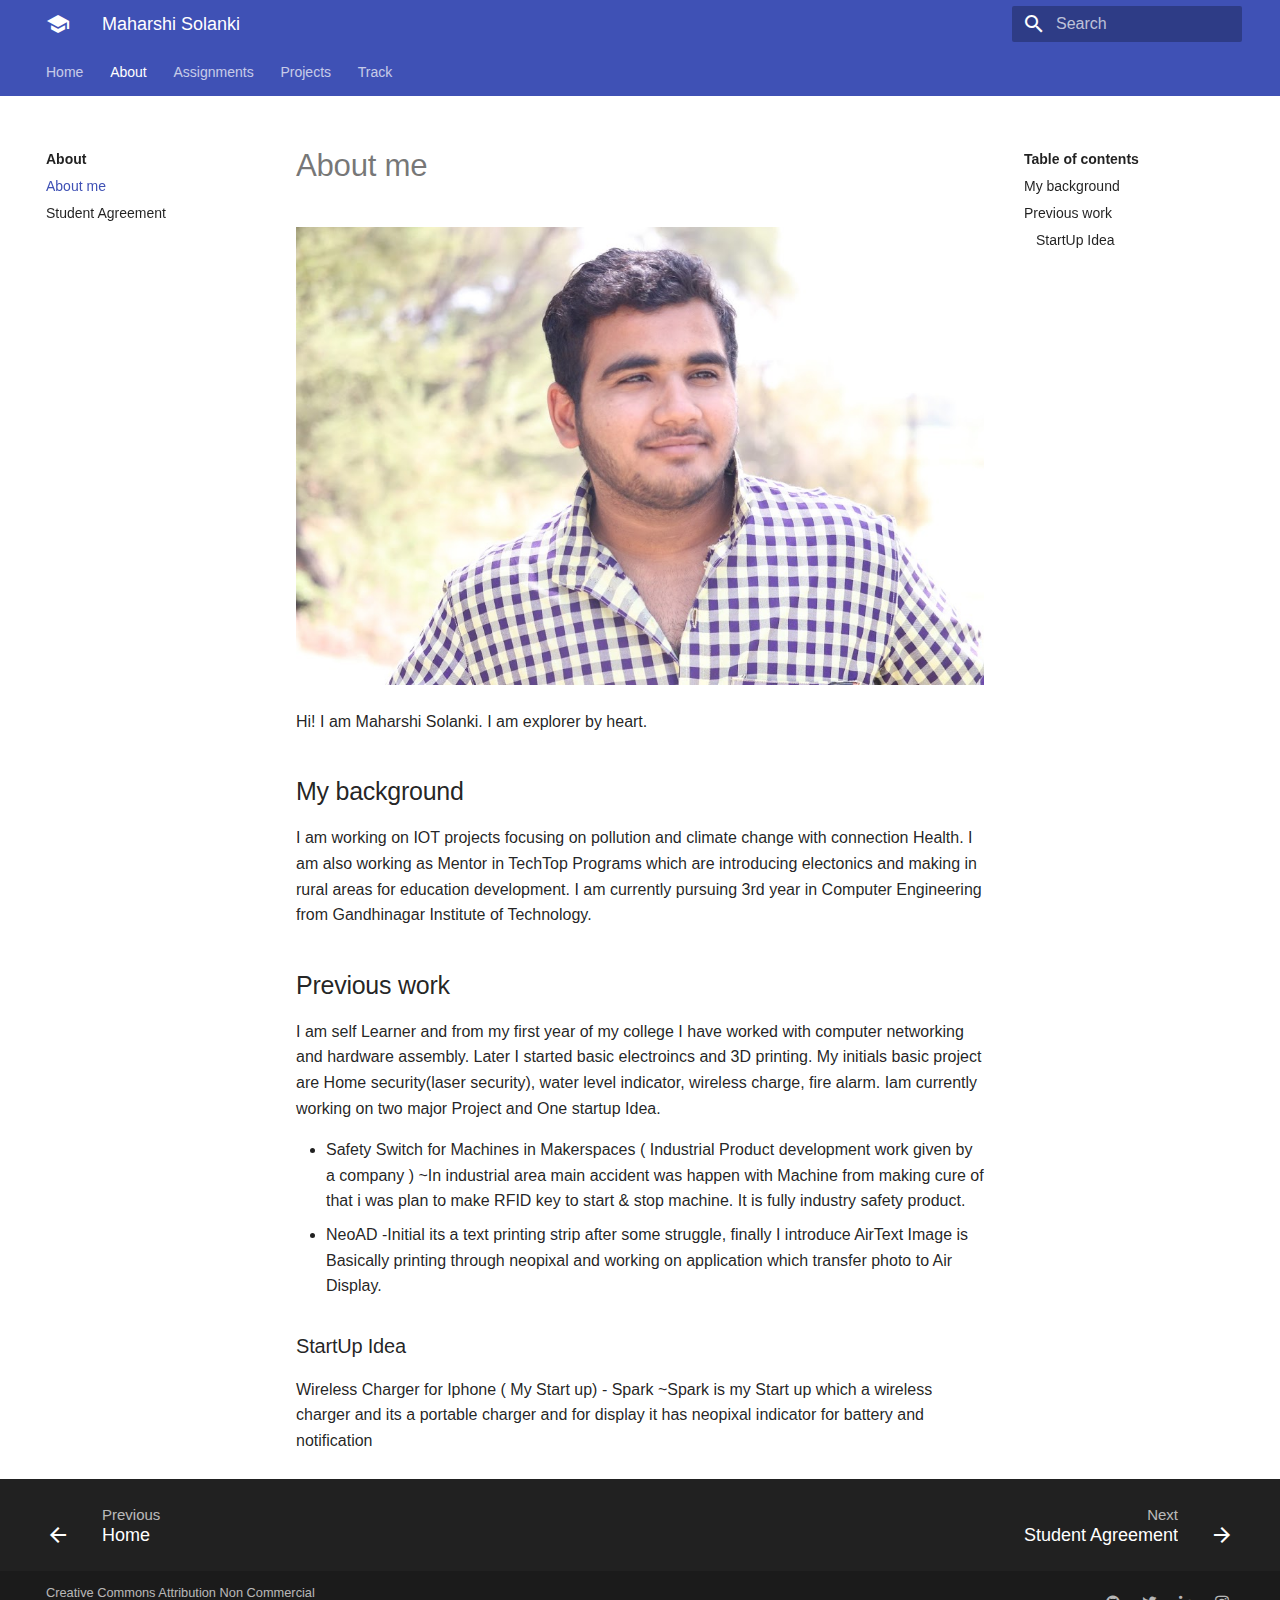
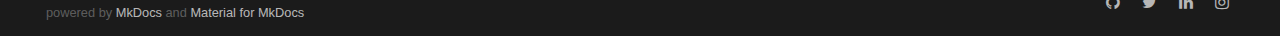
<file: old/about/index.html>
<!doctype html>
<html lang="en" class="no-js">
  <head>
    
      <meta charset="utf-8">
      <meta name="viewport" content="width=device-width,initial-scale=1">
      <meta http-equiv="x-ua-compatible" content="ie=edge">
      
        <meta name="description" content="My Fabacademy site">
      
      
      
        <meta name="author" content="Maharshi Solanki">
      
      
        <meta name="lang:clipboard.copy" content="Copy to clipboard">
      
        <meta name="lang:clipboard.copied" content="Copied to clipboard">
      
        <meta name="lang:search.language" content="en">
      
        <meta name="lang:search.pipeline.stopwords" content="True">
      
        <meta name="lang:search.pipeline.trimmer" content="True">
      
        <meta name="lang:search.result.none" content="No matching documents">
      
        <meta name="lang:search.result.one" content="1 matching document">
      
        <meta name="lang:search.result.other" content="# matching documents">
      
        <meta name="lang:search.tokenizer" content="[\s\-]+">
      
      <link rel="shortcut icon" href="../assets/images/favicon.png">
      <meta name="generator" content="mkdocs-1.0.4, mkdocs-material-3.2.0">
    
    
      
        <title>About me - Maharshi Solanki</title>
      
    
    
      <link rel="stylesheet" href="../assets/stylesheets/application.572ca0f0.css">
      
        <link rel="stylesheet" href="../assets/stylesheets/application-palette.22915126.css">
      
      
        
        
        <meta name="theme-color" content="">
      
    
    
      <script src="../assets/javascripts/modernizr.8c900955.js"></script>
    
    
      
    
    <link rel="stylesheet" href="../assets/fonts/material-icons.css">
    
    
    
  </head>
  
    
    
    <body dir="ltr" data-md-color-primary="deep" data-md-color-accent="indigo">
  
    <svg class="md-svg">
      <defs>
        
        
      </defs>
    </svg>
    <input class="md-toggle" data-md-toggle="drawer" type="checkbox" id="__drawer" autocomplete="off">
    <input class="md-toggle" data-md-toggle="search" type="checkbox" id="__search" autocomplete="off">
    <label class="md-overlay" data-md-component="overlay" for="__drawer"></label>
    
      <a href="#about-me" tabindex="1" class="md-skip">
        Skip to content
      </a>
    
    
      <header class="md-header" data-md-component="header">
  <nav class="md-header-nav md-grid">
    <div class="md-flex">
      <div class="md-flex__cell md-flex__cell--shrink">
        <a href=".." title="Maharshi Solanki" class="md-header-nav__button md-logo">
          
            <i class="md-icon"></i>
          
        </a>
      </div>
      <div class="md-flex__cell md-flex__cell--shrink">
        <label class="md-icon md-icon--menu md-header-nav__button" for="__drawer"></label>
      </div>
      <div class="md-flex__cell md-flex__cell--stretch">
        <div class="md-flex__ellipsis md-header-nav__title" data-md-component="title">
          
            
              <span class="md-header-nav__topic">
                Maharshi Solanki
              </span>
              <span class="md-header-nav__topic">
                About me
              </span>
            
          
        </div>
      </div>
      <div class="md-flex__cell md-flex__cell--shrink">
        
          
            <label class="md-icon md-icon--search md-header-nav__button" for="__search"></label>
            
<div class="md-search" data-md-component="search" role="dialog">
  <label class="md-search__overlay" for="__search"></label>
  <div class="md-search__inner" role="search">
    <form class="md-search__form" name="search">
      <input type="text" class="md-search__input" name="query" placeholder="Search" autocapitalize="off" autocorrect="off" autocomplete="off" spellcheck="false" data-md-component="query" data-md-state="active">
      <label class="md-icon md-search__icon" for="__search"></label>
      <button type="reset" class="md-icon md-search__icon" data-md-component="reset" tabindex="-1">
        &#xE5CD;
      </button>
    </form>
    <div class="md-search__output">
      <div class="md-search__scrollwrap" data-md-scrollfix>
        <div class="md-search-result" data-md-component="result">
          <div class="md-search-result__meta">
            Type to start searching
          </div>
          <ol class="md-search-result__list"></ol>
        </div>
      </div>
    </div>
  </div>
</div>
          
        
      </div>
      
    </div>
  </nav>
</header>
    
    <div class="md-container">
      
        
      
      
        

  

<nav class="md-tabs md-tabs--active" data-md-component="tabs">
  <div class="md-tabs__inner md-grid">
    <ul class="md-tabs__list">
      
        
  <li class="md-tabs__item">
    
      <a href=".." title="Home" class="md-tabs__link">
        Home
      </a>
    
  </li>

      
        
  
  
    <li class="md-tabs__item">
      
        <a href="./" title="About" class="md-tabs__link md-tabs__link--active">
          About
        </a>
      
    </li>
  

      
        
  
  
    <li class="md-tabs__item">
      
        <a href="../assignments/week01/" title="Assignments" class="md-tabs__link">
          Assignments
        </a>
      
    </li>
  

      
        
  
  
    <li class="md-tabs__item">
      
        <a href="../projects/final-project/" title="Projects" class="md-tabs__link">
          Projects
        </a>
      
    </li>
  

      
        
  
  
    <li class="md-tabs__item">
      
        <a href="../track/progress/" title="Track" class="md-tabs__link">
          Track
        </a>
      
    </li>
  

      
    </ul>
  </div>
</nav>
      
      <main class="md-main">
        <div class="md-main__inner md-grid" data-md-component="container">
          
            
              <div class="md-sidebar md-sidebar--primary" data-md-component="navigation">
                <div class="md-sidebar__scrollwrap">
                  <div class="md-sidebar__inner">
                    <nav class="md-nav md-nav--primary" data-md-level="0">
  <label class="md-nav__title md-nav__title--site" for="__drawer">
    <a href=".." title="Maharshi Solanki" class="md-nav__button md-logo">
      
        <i class="md-icon"></i>
      
    </a>
    Maharshi Solanki
  </label>
  
  <ul class="md-nav__list" data-md-scrollfix>
    
      
      
      


  <li class="md-nav__item">
    <a href=".." title="Home" class="md-nav__link">
      Home
    </a>
  </li>

    
      
      
      

  


  <li class="md-nav__item md-nav__item--active md-nav__item--nested">
    
      <input class="md-toggle md-nav__toggle" data-md-toggle="nav-2" type="checkbox" id="nav-2" checked>
    
    <label class="md-nav__link" for="nav-2">
      About
    </label>
    <nav class="md-nav" data-md-component="collapsible" data-md-level="1">
      <label class="md-nav__title" for="nav-2">
        About
      </label>
      <ul class="md-nav__list" data-md-scrollfix>
        
        
          
          
          

  


  <li class="md-nav__item md-nav__item--active">
    
    <input class="md-toggle md-nav__toggle" data-md-toggle="toc" type="checkbox" id="__toc">
    
      
    
    
      <label class="md-nav__link md-nav__link--active" for="__toc">
        About me
      </label>
    
    <a href="./" title="About me" class="md-nav__link md-nav__link--active">
      About me
    </a>
    
      
<nav class="md-nav md-nav--secondary">
  
  
    
  
  
    <label class="md-nav__title" for="__toc">Table of contents</label>
    <ul class="md-nav__list" data-md-scrollfix>
      
        <li class="md-nav__item">
  <a href="#my-background" title="My background" class="md-nav__link">
    My background
  </a>
  
</li>
      
        <li class="md-nav__item">
  <a href="#previous-work" title="Previous work" class="md-nav__link">
    Previous work
  </a>
  
    <nav class="md-nav">
      <ul class="md-nav__list">
        
          <li class="md-nav__item">
  <a href="#startup-idea" title="StartUp Idea" class="md-nav__link">
    StartUp Idea
  </a>
  
</li>
        
      </ul>
    </nav>
  
</li>
      
      
      
      
      
    </ul>
  
</nav>
    
  </li>

        
          
          
          


  <li class="md-nav__item">
    <a href="agreement/" title="Student Agreement" class="md-nav__link">
      Student Agreement
    </a>
  </li>

        
      </ul>
    </nav>
  </li>

    
      
      
      


  <li class="md-nav__item md-nav__item--nested">
    
      <input class="md-toggle md-nav__toggle" data-md-toggle="nav-3" type="checkbox" id="nav-3">
    
    <label class="md-nav__link" for="nav-3">
      Assignments
    </label>
    <nav class="md-nav" data-md-component="collapsible" data-md-level="1">
      <label class="md-nav__title" for="nav-3">
        Assignments
      </label>
      <ul class="md-nav__list" data-md-scrollfix>
        
        
          
          
          


  <li class="md-nav__item">
    <a href="../assignments/week01/" title="1. Principles and practices" class="md-nav__link">
      1. Principles and practices
    </a>
  </li>

        
          
          
          


  <li class="md-nav__item">
    <a href="../assignments/week02/" title="2. Project management" class="md-nav__link">
      2. Project management
    </a>
  </li>

        
          
          
          


  <li class="md-nav__item">
    <a href="../assignments/week03/" title="3. Computer Aided design" class="md-nav__link">
      3. Computer Aided design
    </a>
  </li>

        
          
          
          


  <li class="md-nav__item">
    <a href="../assignments/week04/" title="4. Computer controlled cutting" class="md-nav__link">
      4. Computer controlled cutting
    </a>
  </li>

        
          
          
          


  <li class="md-nav__item">
    <a href="../assignments/week05/" title="5. Electronics production" class="md-nav__link">
      5. Electronics production
    </a>
  </li>

        
          
          
          


  <li class="md-nav__item">
    <a href="../assignments/week06/" title="6. 3D Scanning and printing" class="md-nav__link">
      6. 3D Scanning and printing
    </a>
  </li>

        
          
          
          


  <li class="md-nav__item">
    <a href="../assignments/week07/" title="7. Electronics design" class="md-nav__link">
      7. Electronics design
    </a>
  </li>

        
          
          
          


  <li class="md-nav__item">
    <a href="../assignments/week08/" title="8. Computer controlled machining" class="md-nav__link">
      8. Computer controlled machining
    </a>
  </li>

        
          
          
          


  <li class="md-nav__item">
    <a href="../assignments/week09/" title="9. Embedded programming" class="md-nav__link">
      9. Embedded programming
    </a>
  </li>

        
          
          
          


  <li class="md-nav__item">
    <a href="../assignments/week10/" title="10. Molding and casting" class="md-nav__link">
      10. Molding and casting
    </a>
  </li>

        
          
          
          


  <li class="md-nav__item">
    <a href="../assignments/week11/" title="11. Input devices" class="md-nav__link">
      11. Input devices
    </a>
  </li>

        
          
          
          


  <li class="md-nav__item">
    <a href="../assignments/week12/" title="12. Output devices" class="md-nav__link">
      12. Output devices
    </a>
  </li>

        
          
          
          


  <li class="md-nav__item">
    <a href="../assignments/week13/" title="13. Applications and implications" class="md-nav__link">
      13. Applications and implications
    </a>
  </li>

        
          
          
          


  <li class="md-nav__item">
    <a href="../assignments/week14/" title="14. Networking and communications" class="md-nav__link">
      14. Networking and communications
    </a>
  </li>

        
          
          
          


  <li class="md-nav__item">
    <a href="../assignments/week15/" title="15. Mechanical design" class="md-nav__link">
      15. Mechanical design
    </a>
  </li>

        
          
          
          


  <li class="md-nav__item">
    <a href="../assignments/week16/" title="16. Interface and application programming" class="md-nav__link">
      16. Interface and application programming
    </a>
  </li>

        
          
          
          


  <li class="md-nav__item">
    <a href="../assignments/week17/" title="17. Machine design" class="md-nav__link">
      17. Machine design
    </a>
  </li>

        
          
          
          


  <li class="md-nav__item">
    <a href="../assignments/week18/" title="18. Wildcard week" class="md-nav__link">
      18. Wildcard week
    </a>
  </li>

        
          
          
          


  <li class="md-nav__item">
    <a href="../assignments/week19/" title="19. Invention, intellectual property and income" class="md-nav__link">
      19. Invention, intellectual property and income
    </a>
  </li>

        
          
          
          


  <li class="md-nav__item">
    <a href="../assignments/week20/" title="20. Project development" class="md-nav__link">
      20. Project development
    </a>
  </li>

        
      </ul>
    </nav>
  </li>

    
      
      
      


  <li class="md-nav__item md-nav__item--nested">
    
      <input class="md-toggle md-nav__toggle" data-md-toggle="nav-4" type="checkbox" id="nav-4">
    
    <label class="md-nav__link" for="nav-4">
      Projects
    </label>
    <nav class="md-nav" data-md-component="collapsible" data-md-level="1">
      <label class="md-nav__title" for="nav-4">
        Projects
      </label>
      <ul class="md-nav__list" data-md-scrollfix>
        
        
          
          
          


  <li class="md-nav__item">
    <a href="../projects/final-project/" title="Final Project" class="md-nav__link">
      Final Project
    </a>
  </li>

        
          
          
          


  <li class="md-nav__item">
    <a href="../projects/sample-project/" title="Another project" class="md-nav__link">
      Another project
    </a>
  </li>

        
      </ul>
    </nav>
  </li>

    
      
      
      


  <li class="md-nav__item md-nav__item--nested">
    
      <input class="md-toggle md-nav__toggle" data-md-toggle="nav-5" type="checkbox" id="nav-5">
    
    <label class="md-nav__link" for="nav-5">
      Track
    </label>
    <nav class="md-nav" data-md-component="collapsible" data-md-level="1">
      <label class="md-nav__title" for="nav-5">
        Track
      </label>
      <ul class="md-nav__list" data-md-scrollfix>
        
        
          
          
          


  <li class="md-nav__item">
    <a href="../track/progress/" title="Track Progress" class="md-nav__link">
      Track Progress
    </a>
  </li>

        
      </ul>
    </nav>
  </li>

    
  </ul>
</nav>
                  </div>
                </div>
              </div>
            
            
              <div class="md-sidebar md-sidebar--secondary" data-md-component="toc">
                <div class="md-sidebar__scrollwrap">
                  <div class="md-sidebar__inner">
                    
<nav class="md-nav md-nav--secondary">
  
  
    
  
  
    <label class="md-nav__title" for="__toc">Table of contents</label>
    <ul class="md-nav__list" data-md-scrollfix>
      
        <li class="md-nav__item">
  <a href="#my-background" title="My background" class="md-nav__link">
    My background
  </a>
  
</li>
      
        <li class="md-nav__item">
  <a href="#previous-work" title="Previous work" class="md-nav__link">
    Previous work
  </a>
  
    <nav class="md-nav">
      <ul class="md-nav__list">
        
          <li class="md-nav__item">
  <a href="#startup-idea" title="StartUp Idea" class="md-nav__link">
    StartUp Idea
  </a>
  
</li>
        
      </ul>
    </nav>
  
</li>
      
      
      
      
      
    </ul>
  
</nav>
                  </div>
                </div>
              </div>
            
          
          <div class="md-content">
            <article class="md-content__inner md-typeset">
              
                
                
                <h1 id="about-me">About me<a class="headerlink" href="#about-me" title="Permanent link">&para;</a></h1>
<p><img alt="" src="../images/avatar-photo.jpg" /></p>
<p>Hi! I am Maharshi Solanki. I am explorer by heart.</p>
<h2 id="my-background">My background<a class="headerlink" href="#my-background" title="Permanent link">&para;</a></h2>
<p>I am working on IOT projects focusing on pollution and climate change with connection Health. I am also working as Mentor in TechTop Programs which are introducing electonics and making in rural areas for education development. I am currently pursuing 3rd year in Computer Engineering from Gandhinagar Institute of Technology.</p>
<h2 id="previous-work">Previous work<a class="headerlink" href="#previous-work" title="Permanent link">&para;</a></h2>
<p>I am self Learner and from my first year of my college I have worked with computer networking and hardware assembly. Later I started basic electroincs and 3D printing. My initials basic project are Home security(laser security), water level indicator, wireless charge, fire alarm. Iam currently working on two major Project and One startup Idea.</p>
<ul>
<li>
<p>Safety Switch for Machines in Makerspaces ( Industrial Product development work given by a company )
        ~In industrial area main accident was happen with Machine from making cure of that i was plan to make RFID key to start &amp; stop machine. It is fully industry safety product.</p>
</li>
<li>
<p>NeoAD -Initial its a text printing strip after some struggle, finally I introduce AirText Image is Basically printing through neopixal and working on application which transfer photo to Air Display.</p>
</li>
</ul>
<h3 id="startup-idea">StartUp Idea<a class="headerlink" href="#startup-idea" title="Permanent link">&para;</a></h3>
<p>Wireless Charger for Iphone ( My Start up) - Spark
~Spark is my Start up which a wireless charger and its a portable charger and for display it has neopixal indicator for battery and notification</p>
                
                  
                
              
              
                


              
            </article>
          </div>
        </div>
      </main>
      
        
<footer class="md-footer">
  
    <div class="md-footer-nav">
      <nav class="md-footer-nav__inner md-grid">
        
          <a href=".." title="Home" class="md-flex md-footer-nav__link md-footer-nav__link--prev" rel="prev">
            <div class="md-flex__cell md-flex__cell--shrink">
              <i class="md-icon md-icon--arrow-back md-footer-nav__button"></i>
            </div>
            <div class="md-flex__cell md-flex__cell--stretch md-footer-nav__title">
              <span class="md-flex__ellipsis">
                <span class="md-footer-nav__direction">
                  Previous
                </span>
                Home
              </span>
            </div>
          </a>
        
        
          <a href="agreement/" title="Student Agreement" class="md-flex md-footer-nav__link md-footer-nav__link--next" rel="next">
            <div class="md-flex__cell md-flex__cell--stretch md-footer-nav__title">
              <span class="md-flex__ellipsis">
                <span class="md-footer-nav__direction">
                  Next
                </span>
                Student Agreement
              </span>
            </div>
            <div class="md-flex__cell md-flex__cell--shrink">
              <i class="md-icon md-icon--arrow-forward md-footer-nav__button"></i>
            </div>
          </a>
        
      </nav>
    </div>
  
  <div class="md-footer-meta md-typeset">
    <div class="md-footer-meta__inner md-grid">
      <div class="md-footer-copyright">
        
          <div class="md-footer-copyright__highlight">
            Creative Commons Attribution Non Commercial
          </div>
        
        powered by
        <a href="https://www.mkdocs.org">MkDocs</a>
        and
        <a href="https://squidfunk.github.io/mkdocs-material/">
          Material for MkDocs</a>
      </div>
      
        
  <div class="md-footer-social">
    <link rel="stylesheet" href="../assets/fonts/font-awesome.css">
    
      <a href="https://github.com/academany" class="md-footer-social__link fa fa-github"></a>
    
      <a href="https://twitter.com/fabacademany" class="md-footer-social__link fa fa-twitter"></a>
    
      <a href="https://linkedin.com/in/academany" class="md-footer-social__link fa fa-linkedin"></a>
    
      <a href="https://instagram.com/fabacademany" class="md-footer-social__link fa fa-instagram"></a>
    
  </div>

      
    </div>
  </div>
</footer>
      
    </div>
    
      <script src="../assets/javascripts/application.b41f3d20.js"></script>
      
      <script>app.initialize({version:"1.0.4",url:{base:".."}})</script>
      
    
    
      
    
  </body>
</html>
</file>
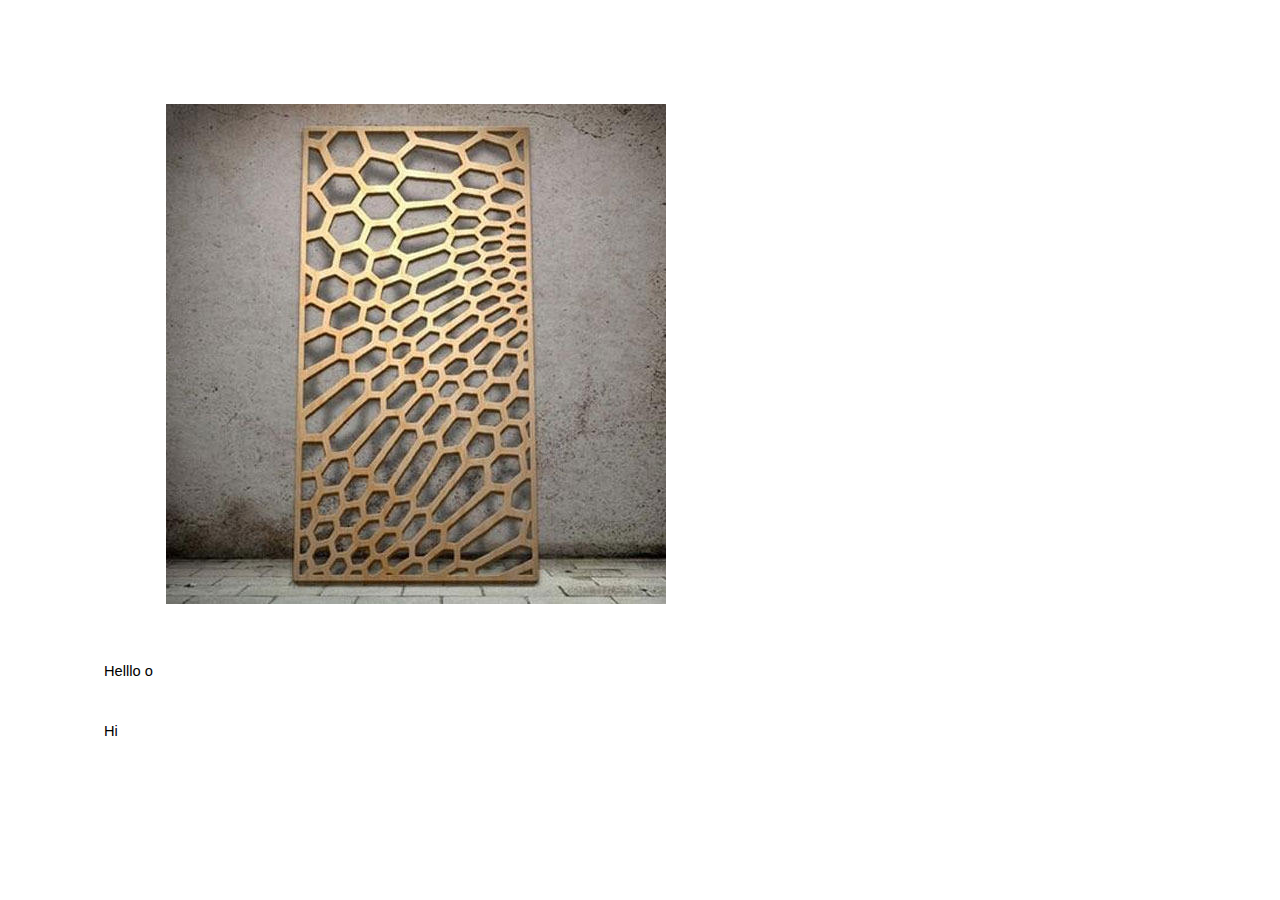
<file: old/laser-cut/index.html>
<html><head><meta content="text/html; charset=UTF-8" http-equiv="content-type"><style type="text/css">ol{margin:0;padding:0}table td,table th{padding:0}.c1{color:#000000;font-weight:400;text-decoration:none;vertical-align:baseline;font-size:11pt;font-family:"Arial";font-style:normal}.c3{padding-top:0pt;padding-bottom:0pt;line-height:1.15;orphans:2;widows:2;text-align:center}.c0{padding-top:0pt;padding-bottom:0pt;line-height:1.15;orphans:2;widows:2;text-align:left}.c4{background-color:#ffffff;max-width:468pt;padding:72pt 72pt 72pt 72pt}.c2{height:11pt}.title{padding-top:0pt;color:#000000;font-size:26pt;padding-bottom:3pt;font-family:"Arial";line-height:1.15;page-break-after:avoid;orphans:2;widows:2;text-align:left}.subtitle{padding-top:0pt;color:#666666;font-size:15pt;padding-bottom:16pt;font-family:"Arial";line-height:1.15;page-break-after:avoid;orphans:2;widows:2;text-align:left}li{color:#000000;font-size:11pt;font-family:"Arial"}p{margin:0;color:#000000;font-size:11pt;font-family:"Arial"}h1{padding-top:20pt;color:#000000;font-size:20pt;padding-bottom:6pt;font-family:"Arial";line-height:1.15;page-break-after:avoid;orphans:2;widows:2;text-align:left}h2{padding-top:18pt;color:#000000;font-size:16pt;padding-bottom:6pt;font-family:"Arial";line-height:1.15;page-break-after:avoid;orphans:2;widows:2;text-align:left}h3{padding-top:16pt;color:#434343;font-size:14pt;padding-bottom:4pt;font-family:"Arial";line-height:1.15;page-break-after:avoid;orphans:2;widows:2;text-align:left}h4{padding-top:14pt;color:#666666;font-size:12pt;padding-bottom:4pt;font-family:"Arial";line-height:1.15;page-break-after:avoid;orphans:2;widows:2;text-align:left}h5{padding-top:12pt;color:#666666;font-size:11pt;padding-bottom:4pt;font-family:"Arial";line-height:1.15;page-break-after:avoid;orphans:2;widows:2;text-align:left}h6{padding-top:12pt;color:#666666;font-size:11pt;padding-bottom:4pt;font-family:"Arial";line-height:1.15;page-break-after:avoid;font-style:italic;orphans:2;widows:2;text-align:left}</style></head><body class="c4"><p class="c3"><span style="overflow: hidden; display: inline-block; margin: 0.00px 0.00px; border: 0.00px solid #000000; transform: rotate(0.00rad) translateZ(0px); -webkit-transform: rotate(0.00rad) translateZ(0px); width: 500.00px; height: 500.00px;"><img alt="" src="images/image1.png" style="width: 500.00px; height: 500.00px; margin-left: 0.00px; margin-top: 0.00px; transform: rotate(0.00rad) translateZ(0px); -webkit-transform: rotate(0.00rad) translateZ(0px);" title=""></span></p><p class="c0 c2"><span class="c1"></span></p><p class="c0 c2"><span class="c1"></span></p><p class="c0 c2"><span class="c1"></span></p><p class="c0 c2"><span class="c1"></span></p><p class="c0"><span class="c1">Helllo o</span></p><p class="c0 c2"><span class="c1"></span></p><p class="c0 c2"><span class="c1"></span></p><p class="c0 c2"><span class="c1"></span></p><p class="c0"><span class="c1">Hi</span></p><p class="c0 c2"><span class="c1"></span></p><p class="c0 c2"><span class="c1"></span></p><p class="c0 c2"><span class="c1"></span></p></body></html>
</file>
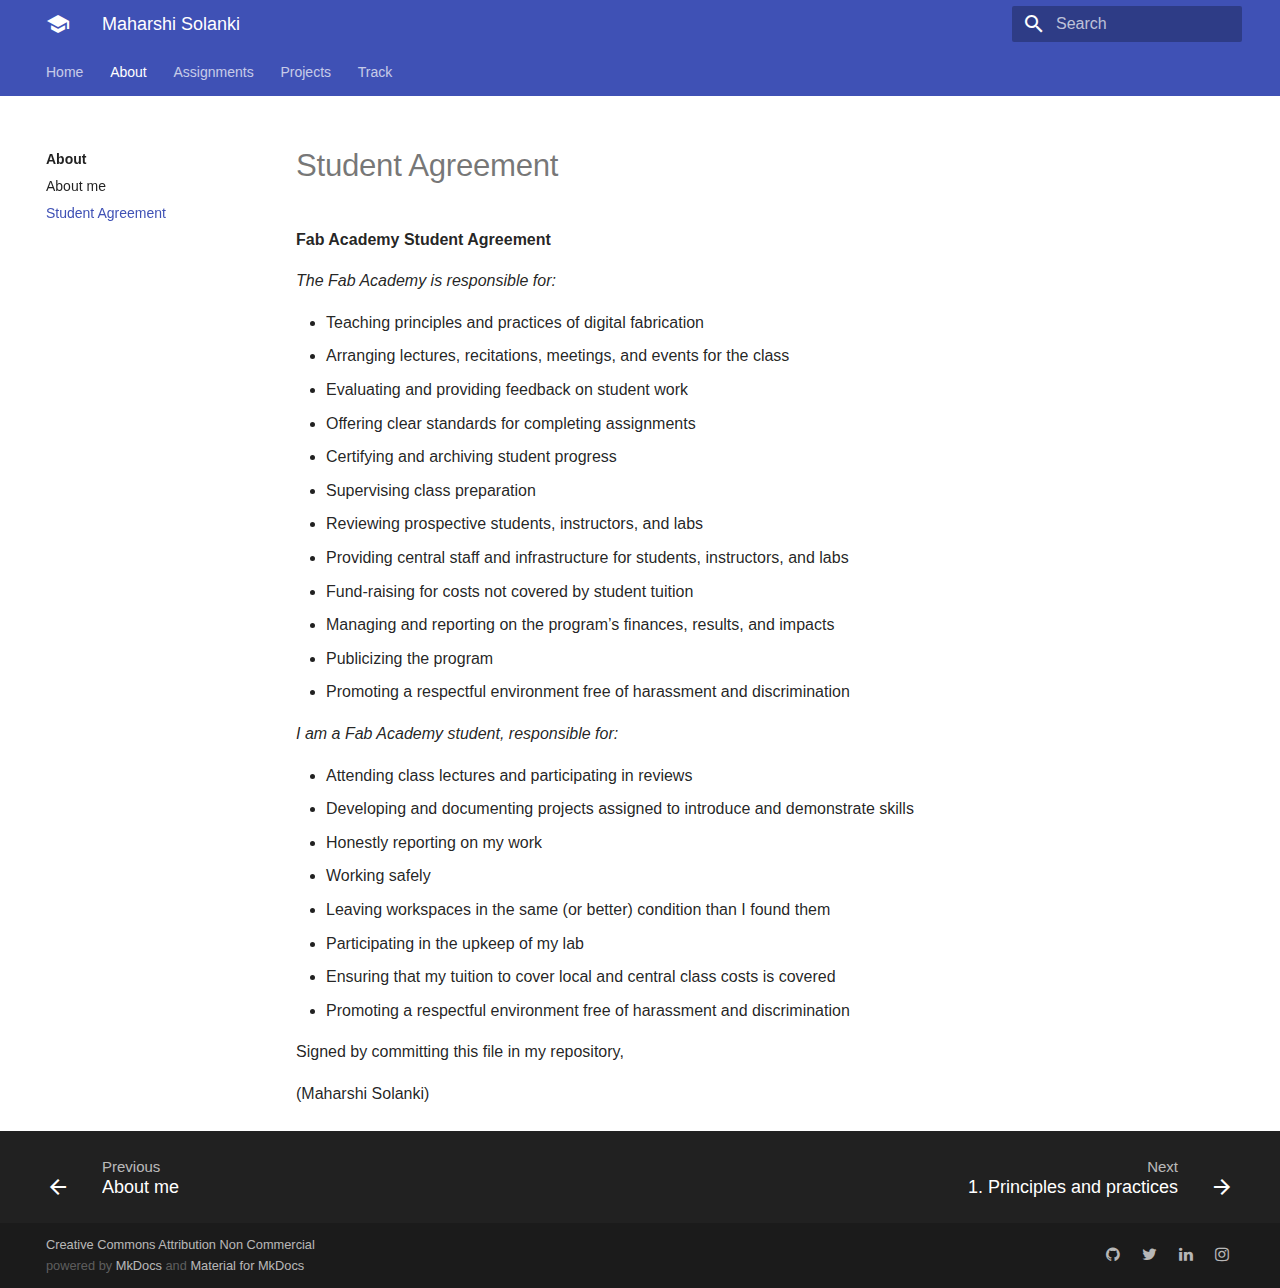
<file: old/about/agreement/index.html>
<!doctype html>
<html lang="en" class="no-js">
  <head>
    
      <meta charset="utf-8">
      <meta name="viewport" content="width=device-width,initial-scale=1">
      <meta http-equiv="x-ua-compatible" content="ie=edge">
      
        <meta name="description" content="My Fabacademy site">
      
      
      
        <meta name="author" content="Maharshi Solanki">
      
      
        <meta name="lang:clipboard.copy" content="Copy to clipboard">
      
        <meta name="lang:clipboard.copied" content="Copied to clipboard">
      
        <meta name="lang:search.language" content="en">
      
        <meta name="lang:search.pipeline.stopwords" content="True">
      
        <meta name="lang:search.pipeline.trimmer" content="True">
      
        <meta name="lang:search.result.none" content="No matching documents">
      
        <meta name="lang:search.result.one" content="1 matching document">
      
        <meta name="lang:search.result.other" content="# matching documents">
      
        <meta name="lang:search.tokenizer" content="[\s\-]+">
      
      <link rel="shortcut icon" href="../../assets/images/favicon.png">
      <meta name="generator" content="mkdocs-1.0.4, mkdocs-material-3.2.0">
    
    
      
        <title>Student Agreement - Maharshi Solanki</title>
      
    
    
      <link rel="stylesheet" href="../../assets/stylesheets/application.572ca0f0.css">
      
        <link rel="stylesheet" href="../../assets/stylesheets/application-palette.22915126.css">
      
      
        
        
        <meta name="theme-color" content="">
      
    
    
      <script src="../../assets/javascripts/modernizr.8c900955.js"></script>
    
    
      
    
    <link rel="stylesheet" href="../../assets/fonts/material-icons.css">
    
    
    
  </head>
  
    
    
    <body dir="ltr" data-md-color-primary="deep" data-md-color-accent="indigo">
  
    <svg class="md-svg">
      <defs>
        
        
      </defs>
    </svg>
    <input class="md-toggle" data-md-toggle="drawer" type="checkbox" id="__drawer" autocomplete="off">
    <input class="md-toggle" data-md-toggle="search" type="checkbox" id="__search" autocomplete="off">
    <label class="md-overlay" data-md-component="overlay" for="__drawer"></label>
    
      <a href="#student-agreement" tabindex="1" class="md-skip">
        Skip to content
      </a>
    
    
      <header class="md-header" data-md-component="header">
  <nav class="md-header-nav md-grid">
    <div class="md-flex">
      <div class="md-flex__cell md-flex__cell--shrink">
        <a href="../.." title="Maharshi Solanki" class="md-header-nav__button md-logo">
          
            <i class="md-icon"></i>
          
        </a>
      </div>
      <div class="md-flex__cell md-flex__cell--shrink">
        <label class="md-icon md-icon--menu md-header-nav__button" for="__drawer"></label>
      </div>
      <div class="md-flex__cell md-flex__cell--stretch">
        <div class="md-flex__ellipsis md-header-nav__title" data-md-component="title">
          
            
              <span class="md-header-nav__topic">
                Maharshi Solanki
              </span>
              <span class="md-header-nav__topic">
                Student Agreement
              </span>
            
          
        </div>
      </div>
      <div class="md-flex__cell md-flex__cell--shrink">
        
          
            <label class="md-icon md-icon--search md-header-nav__button" for="__search"></label>
            
<div class="md-search" data-md-component="search" role="dialog">
  <label class="md-search__overlay" for="__search"></label>
  <div class="md-search__inner" role="search">
    <form class="md-search__form" name="search">
      <input type="text" class="md-search__input" name="query" placeholder="Search" autocapitalize="off" autocorrect="off" autocomplete="off" spellcheck="false" data-md-component="query" data-md-state="active">
      <label class="md-icon md-search__icon" for="__search"></label>
      <button type="reset" class="md-icon md-search__icon" data-md-component="reset" tabindex="-1">
        &#xE5CD;
      </button>
    </form>
    <div class="md-search__output">
      <div class="md-search__scrollwrap" data-md-scrollfix>
        <div class="md-search-result" data-md-component="result">
          <div class="md-search-result__meta">
            Type to start searching
          </div>
          <ol class="md-search-result__list"></ol>
        </div>
      </div>
    </div>
  </div>
</div>
          
        
      </div>
      
    </div>
  </nav>
</header>
    
    <div class="md-container">
      
        
      
      
        

  

<nav class="md-tabs md-tabs--active" data-md-component="tabs">
  <div class="md-tabs__inner md-grid">
    <ul class="md-tabs__list">
      
        
  <li class="md-tabs__item">
    
      <a href="../.." title="Home" class="md-tabs__link">
        Home
      </a>
    
  </li>

      
        
  
  
    <li class="md-tabs__item">
      
        <a href="../" title="About" class="md-tabs__link md-tabs__link--active">
          About
        </a>
      
    </li>
  

      
        
  
  
    <li class="md-tabs__item">
      
        <a href="../../assignments/week01/" title="Assignments" class="md-tabs__link">
          Assignments
        </a>
      
    </li>
  

      
        
  
  
    <li class="md-tabs__item">
      
        <a href="../../projects/final-project/" title="Projects" class="md-tabs__link">
          Projects
        </a>
      
    </li>
  

      
        
  
  
    <li class="md-tabs__item">
      
        <a href="../../track/progress/" title="Track" class="md-tabs__link">
          Track
        </a>
      
    </li>
  

      
    </ul>
  </div>
</nav>
      
      <main class="md-main">
        <div class="md-main__inner md-grid" data-md-component="container">
          
            
              <div class="md-sidebar md-sidebar--primary" data-md-component="navigation">
                <div class="md-sidebar__scrollwrap">
                  <div class="md-sidebar__inner">
                    <nav class="md-nav md-nav--primary" data-md-level="0">
  <label class="md-nav__title md-nav__title--site" for="__drawer">
    <a href="../.." title="Maharshi Solanki" class="md-nav__button md-logo">
      
        <i class="md-icon"></i>
      
    </a>
    Maharshi Solanki
  </label>
  
  <ul class="md-nav__list" data-md-scrollfix>
    
      
      
      


  <li class="md-nav__item">
    <a href="../.." title="Home" class="md-nav__link">
      Home
    </a>
  </li>

    
      
      
      

  


  <li class="md-nav__item md-nav__item--active md-nav__item--nested">
    
      <input class="md-toggle md-nav__toggle" data-md-toggle="nav-2" type="checkbox" id="nav-2" checked>
    
    <label class="md-nav__link" for="nav-2">
      About
    </label>
    <nav class="md-nav" data-md-component="collapsible" data-md-level="1">
      <label class="md-nav__title" for="nav-2">
        About
      </label>
      <ul class="md-nav__list" data-md-scrollfix>
        
        
          
          
          


  <li class="md-nav__item">
    <a href="../" title="About me" class="md-nav__link">
      About me
    </a>
  </li>

        
          
          
          

  


  <li class="md-nav__item md-nav__item--active">
    
    <input class="md-toggle md-nav__toggle" data-md-toggle="toc" type="checkbox" id="__toc">
    
      
    
    
    <a href="./" title="Student Agreement" class="md-nav__link md-nav__link--active">
      Student Agreement
    </a>
    
  </li>

        
      </ul>
    </nav>
  </li>

    
      
      
      


  <li class="md-nav__item md-nav__item--nested">
    
      <input class="md-toggle md-nav__toggle" data-md-toggle="nav-3" type="checkbox" id="nav-3">
    
    <label class="md-nav__link" for="nav-3">
      Assignments
    </label>
    <nav class="md-nav" data-md-component="collapsible" data-md-level="1">
      <label class="md-nav__title" for="nav-3">
        Assignments
      </label>
      <ul class="md-nav__list" data-md-scrollfix>
        
        
          
          
          


  <li class="md-nav__item">
    <a href="../../assignments/week01/" title="1. Principles and practices" class="md-nav__link">
      1. Principles and practices
    </a>
  </li>

        
          
          
          


  <li class="md-nav__item">
    <a href="../../assignments/week02/" title="2. Project management" class="md-nav__link">
      2. Project management
    </a>
  </li>

        
          
          
          


  <li class="md-nav__item">
    <a href="../../assignments/week03/" title="3. Computer Aided design" class="md-nav__link">
      3. Computer Aided design
    </a>
  </li>

        
          
          
          


  <li class="md-nav__item">
    <a href="../../assignments/week04/" title="4. Computer controlled cutting" class="md-nav__link">
      4. Computer controlled cutting
    </a>
  </li>

        
          
          
          


  <li class="md-nav__item">
    <a href="../../assignments/week05/" title="5. Electronics production" class="md-nav__link">
      5. Electronics production
    </a>
  </li>

        
          
          
          


  <li class="md-nav__item">
    <a href="../../assignments/week06/" title="6. 3D Scanning and printing" class="md-nav__link">
      6. 3D Scanning and printing
    </a>
  </li>

        
          
          
          


  <li class="md-nav__item">
    <a href="../../assignments/week07/" title="7. Electronics design" class="md-nav__link">
      7. Electronics design
    </a>
  </li>

        
          
          
          


  <li class="md-nav__item">
    <a href="../../assignments/week08/" title="8. Computer controlled machining" class="md-nav__link">
      8. Computer controlled machining
    </a>
  </li>

        
          
          
          


  <li class="md-nav__item">
    <a href="../../assignments/week09/" title="9. Embedded programming" class="md-nav__link">
      9. Embedded programming
    </a>
  </li>

        
          
          
          


  <li class="md-nav__item">
    <a href="../../assignments/week10/" title="10. Molding and casting" class="md-nav__link">
      10. Molding and casting
    </a>
  </li>

        
          
          
          


  <li class="md-nav__item">
    <a href="../../assignments/week11/" title="11. Input devices" class="md-nav__link">
      11. Input devices
    </a>
  </li>

        
          
          
          


  <li class="md-nav__item">
    <a href="../../assignments/week12/" title="12. Output devices" class="md-nav__link">
      12. Output devices
    </a>
  </li>

        
          
          
          


  <li class="md-nav__item">
    <a href="../../assignments/week13/" title="13. Applications and implications" class="md-nav__link">
      13. Applications and implications
    </a>
  </li>

        
          
          
          


  <li class="md-nav__item">
    <a href="../../assignments/week14/" title="14. Networking and communications" class="md-nav__link">
      14. Networking and communications
    </a>
  </li>

        
          
          
          


  <li class="md-nav__item">
    <a href="../../assignments/week15/" title="15. Mechanical design" class="md-nav__link">
      15. Mechanical design
    </a>
  </li>

        
          
          
          


  <li class="md-nav__item">
    <a href="../../assignments/week16/" title="16. Interface and application programming" class="md-nav__link">
      16. Interface and application programming
    </a>
  </li>

        
          
          
          


  <li class="md-nav__item">
    <a href="../../assignments/week17/" title="17. Machine design" class="md-nav__link">
      17. Machine design
    </a>
  </li>

        
          
          
          


  <li class="md-nav__item">
    <a href="../../assignments/week18/" title="18. Wildcard week" class="md-nav__link">
      18. Wildcard week
    </a>
  </li>

        
          
          
          


  <li class="md-nav__item">
    <a href="../../assignments/week19/" title="19. Invention, intellectual property and income" class="md-nav__link">
      19. Invention, intellectual property and income
    </a>
  </li>

        
          
          
          


  <li class="md-nav__item">
    <a href="../../assignments/week20/" title="20. Project development" class="md-nav__link">
      20. Project development
    </a>
  </li>

        
      </ul>
    </nav>
  </li>

    
      
      
      


  <li class="md-nav__item md-nav__item--nested">
    
      <input class="md-toggle md-nav__toggle" data-md-toggle="nav-4" type="checkbox" id="nav-4">
    
    <label class="md-nav__link" for="nav-4">
      Projects
    </label>
    <nav class="md-nav" data-md-component="collapsible" data-md-level="1">
      <label class="md-nav__title" for="nav-4">
        Projects
      </label>
      <ul class="md-nav__list" data-md-scrollfix>
        
        
          
          
          


  <li class="md-nav__item">
    <a href="../../projects/final-project/" title="Final Project" class="md-nav__link">
      Final Project
    </a>
  </li>

        
          
          
          


  <li class="md-nav__item">
    <a href="../../projects/sample-project/" title="Another project" class="md-nav__link">
      Another project
    </a>
  </li>

        
      </ul>
    </nav>
  </li>

    
      
      
      


  <li class="md-nav__item md-nav__item--nested">
    
      <input class="md-toggle md-nav__toggle" data-md-toggle="nav-5" type="checkbox" id="nav-5">
    
    <label class="md-nav__link" for="nav-5">
      Track
    </label>
    <nav class="md-nav" data-md-component="collapsible" data-md-level="1">
      <label class="md-nav__title" for="nav-5">
        Track
      </label>
      <ul class="md-nav__list" data-md-scrollfix>
        
        
          
          
          


  <li class="md-nav__item">
    <a href="../../track/progress/" title="Track Progress" class="md-nav__link">
      Track Progress
    </a>
  </li>

        
      </ul>
    </nav>
  </li>

    
  </ul>
</nav>
                  </div>
                </div>
              </div>
            
            
              <div class="md-sidebar md-sidebar--secondary" data-md-component="toc">
                <div class="md-sidebar__scrollwrap">
                  <div class="md-sidebar__inner">
                    
<nav class="md-nav md-nav--secondary">
  
  
    
  
  
</nav>
                  </div>
                </div>
              </div>
            
          
          <div class="md-content">
            <article class="md-content__inner md-typeset">
              
                
                
                <h1 id="student-agreement">Student Agreement<a class="headerlink" href="#student-agreement" title="Permanent link">&para;</a></h1>
<p><strong>Fab Academy Student Agreement</strong></p>
<p><em>The Fab Academy is responsible for:</em></p>
<ul>
<li>Teaching principles and practices of digital fabrication</li>
<li>Arranging lectures, recitations, meetings, and events for the class</li>
<li>Evaluating and providing feedback on student work</li>
<li>Offering clear standards for completing assignments</li>
<li>Certifying and archiving student progress</li>
<li>Supervising class preparation</li>
<li>Reviewing prospective students, instructors, and labs</li>
<li>Providing central staff and infrastructure for students, instructors, and labs</li>
<li>Fund-raising for costs not covered by student tuition</li>
<li>Managing and reporting on the program&rsquo;s finances, results, and impacts</li>
<li>Publicizing the program</li>
<li>Promoting a respectful environment free of harassment and discrimination</li>
</ul>
<p><em>I am a Fab Academy student, responsible for:</em></p>
<ul>
<li>Attending class lectures and participating in reviews</li>
<li>Developing and documenting projects assigned to introduce and demonstrate skills</li>
<li>Honestly reporting on my work</li>
<li>Working safely</li>
<li>Leaving workspaces in the same (or better) condition than I found them</li>
<li>Participating in the upkeep of my lab</li>
<li>Ensuring that my tuition to cover local and central class costs is covered</li>
<li>Promoting a respectful environment free of harassment and discrimination</li>
</ul>
<p>Signed by committing this file in my repository,</p>
<p>(Maharshi Solanki)</p>
                
                  
                
              
              
                


              
            </article>
          </div>
        </div>
      </main>
      
        
<footer class="md-footer">
  
    <div class="md-footer-nav">
      <nav class="md-footer-nav__inner md-grid">
        
          <a href="../" title="About me" class="md-flex md-footer-nav__link md-footer-nav__link--prev" rel="prev">
            <div class="md-flex__cell md-flex__cell--shrink">
              <i class="md-icon md-icon--arrow-back md-footer-nav__button"></i>
            </div>
            <div class="md-flex__cell md-flex__cell--stretch md-footer-nav__title">
              <span class="md-flex__ellipsis">
                <span class="md-footer-nav__direction">
                  Previous
                </span>
                About me
              </span>
            </div>
          </a>
        
        
          <a href="../../assignments/week01/" title="1. Principles and practices" class="md-flex md-footer-nav__link md-footer-nav__link--next" rel="next">
            <div class="md-flex__cell md-flex__cell--stretch md-footer-nav__title">
              <span class="md-flex__ellipsis">
                <span class="md-footer-nav__direction">
                  Next
                </span>
                1. Principles and practices
              </span>
            </div>
            <div class="md-flex__cell md-flex__cell--shrink">
              <i class="md-icon md-icon--arrow-forward md-footer-nav__button"></i>
            </div>
          </a>
        
      </nav>
    </div>
  
  <div class="md-footer-meta md-typeset">
    <div class="md-footer-meta__inner md-grid">
      <div class="md-footer-copyright">
        
          <div class="md-footer-copyright__highlight">
            Creative Commons Attribution Non Commercial
          </div>
        
        powered by
        <a href="https://www.mkdocs.org">MkDocs</a>
        and
        <a href="https://squidfunk.github.io/mkdocs-material/">
          Material for MkDocs</a>
      </div>
      
        
  <div class="md-footer-social">
    <link rel="stylesheet" href="../../assets/fonts/font-awesome.css">
    
      <a href="https://github.com/academany" class="md-footer-social__link fa fa-github"></a>
    
      <a href="https://twitter.com/fabacademany" class="md-footer-social__link fa fa-twitter"></a>
    
      <a href="https://linkedin.com/in/academany" class="md-footer-social__link fa fa-linkedin"></a>
    
      <a href="https://instagram.com/fabacademany" class="md-footer-social__link fa fa-instagram"></a>
    
  </div>

      
    </div>
  </div>
</footer>
      
    </div>
    
      <script src="../../assets/javascripts/application.b41f3d20.js"></script>
      
      <script>app.initialize({version:"1.0.4",url:{base:"../.."}})</script>
      
    
    
      
    
  </body>
</html>
</file>
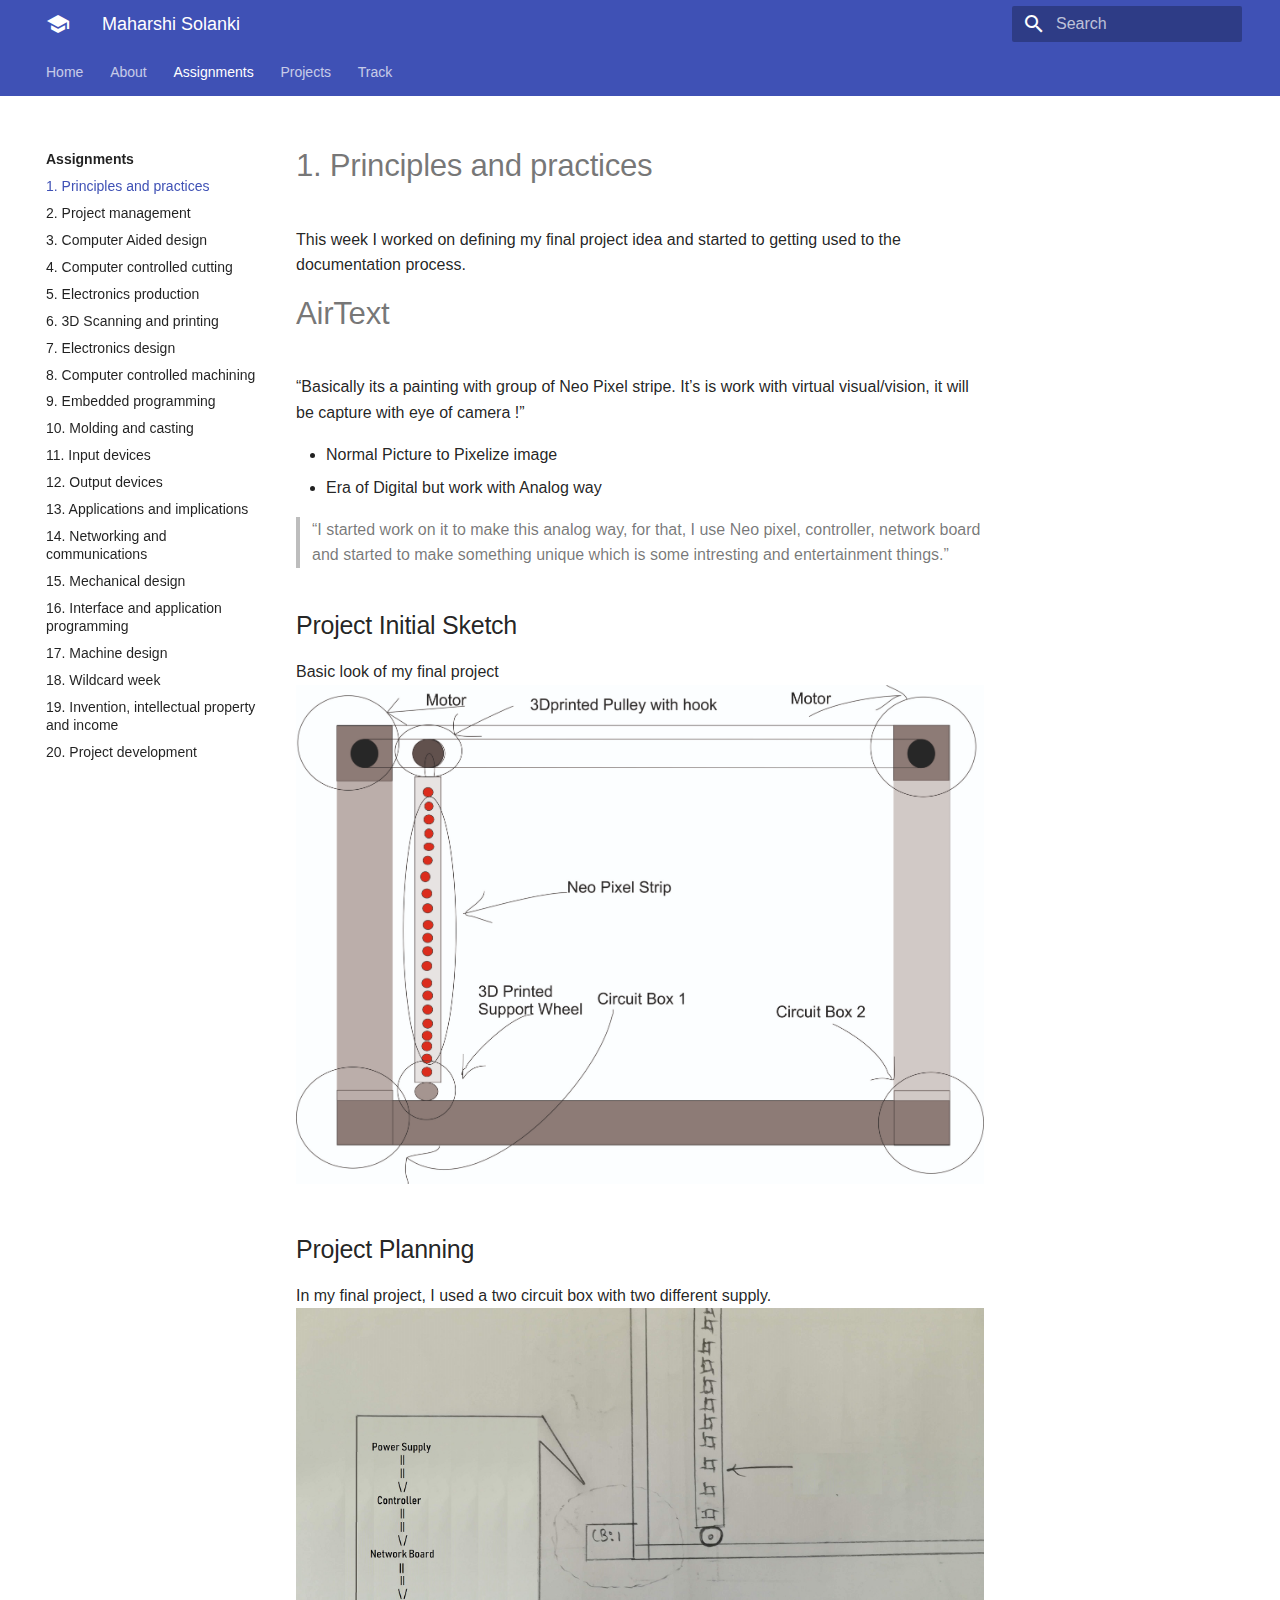
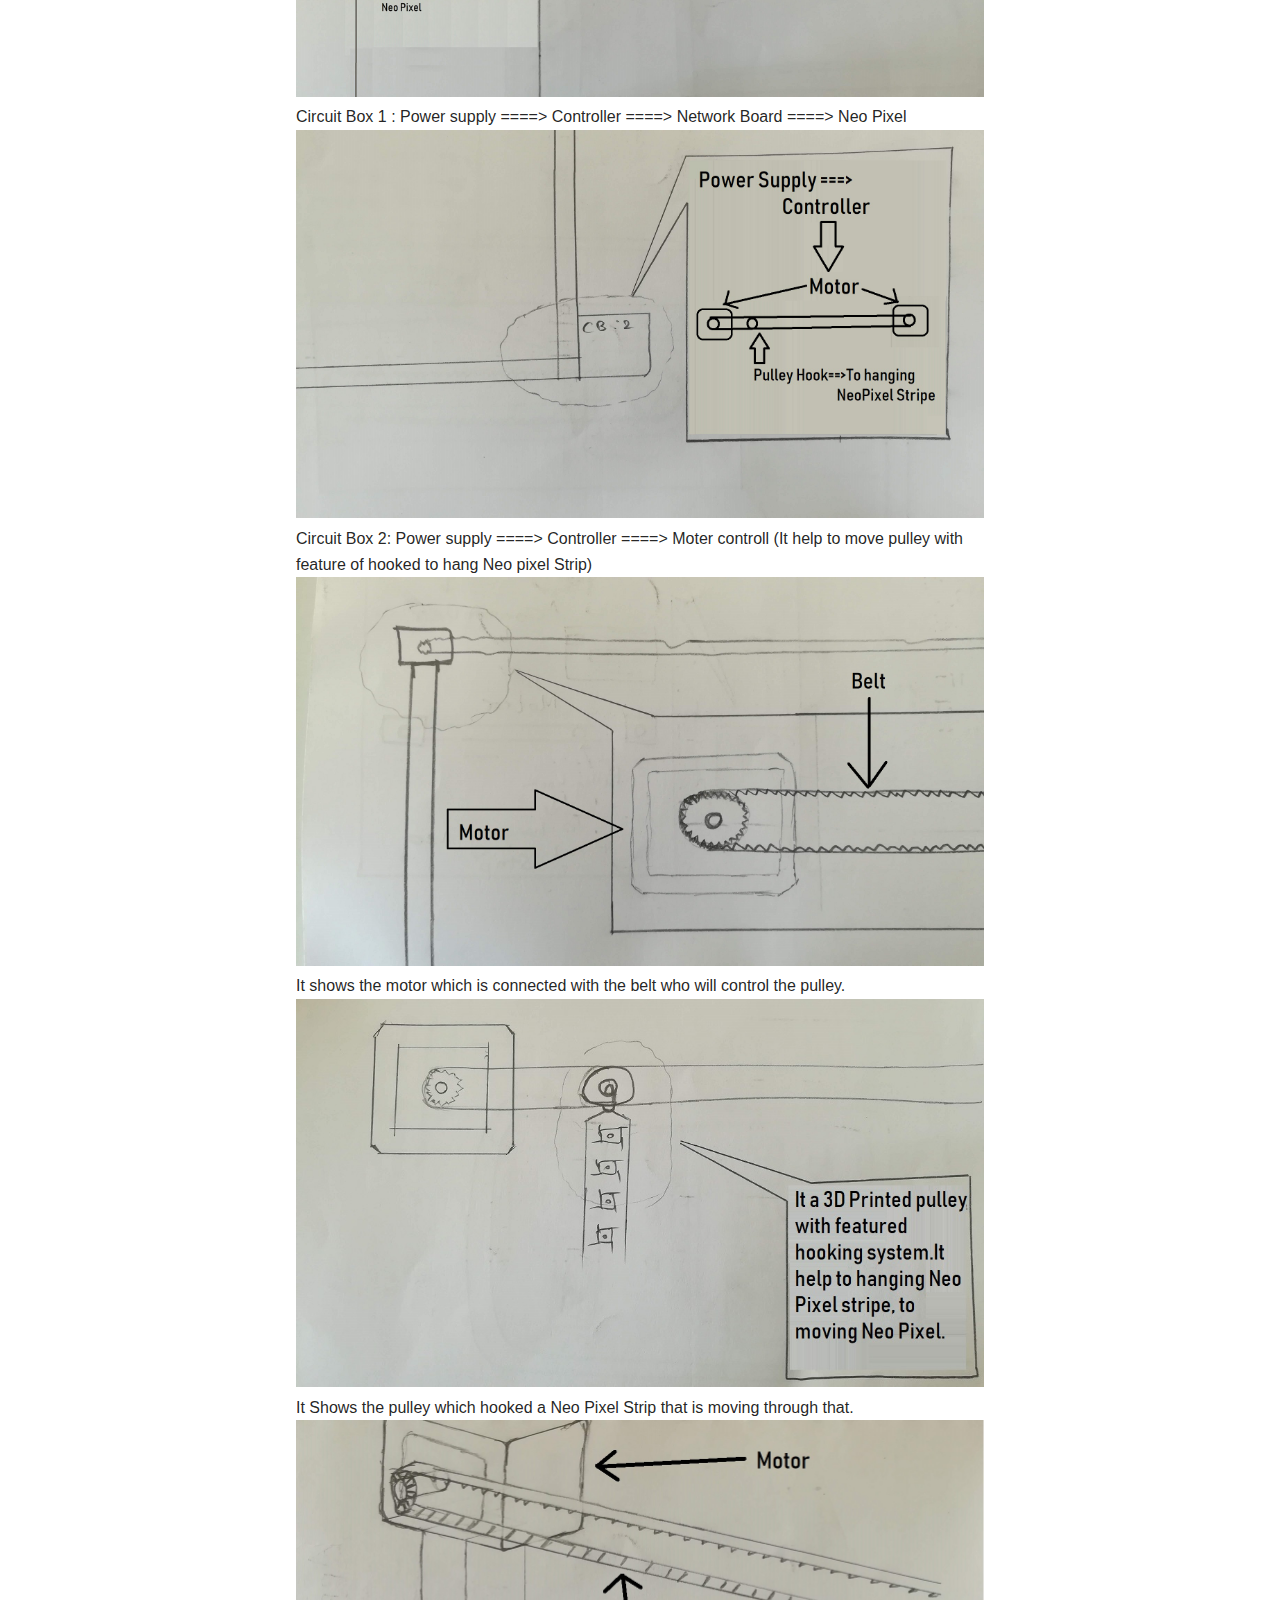
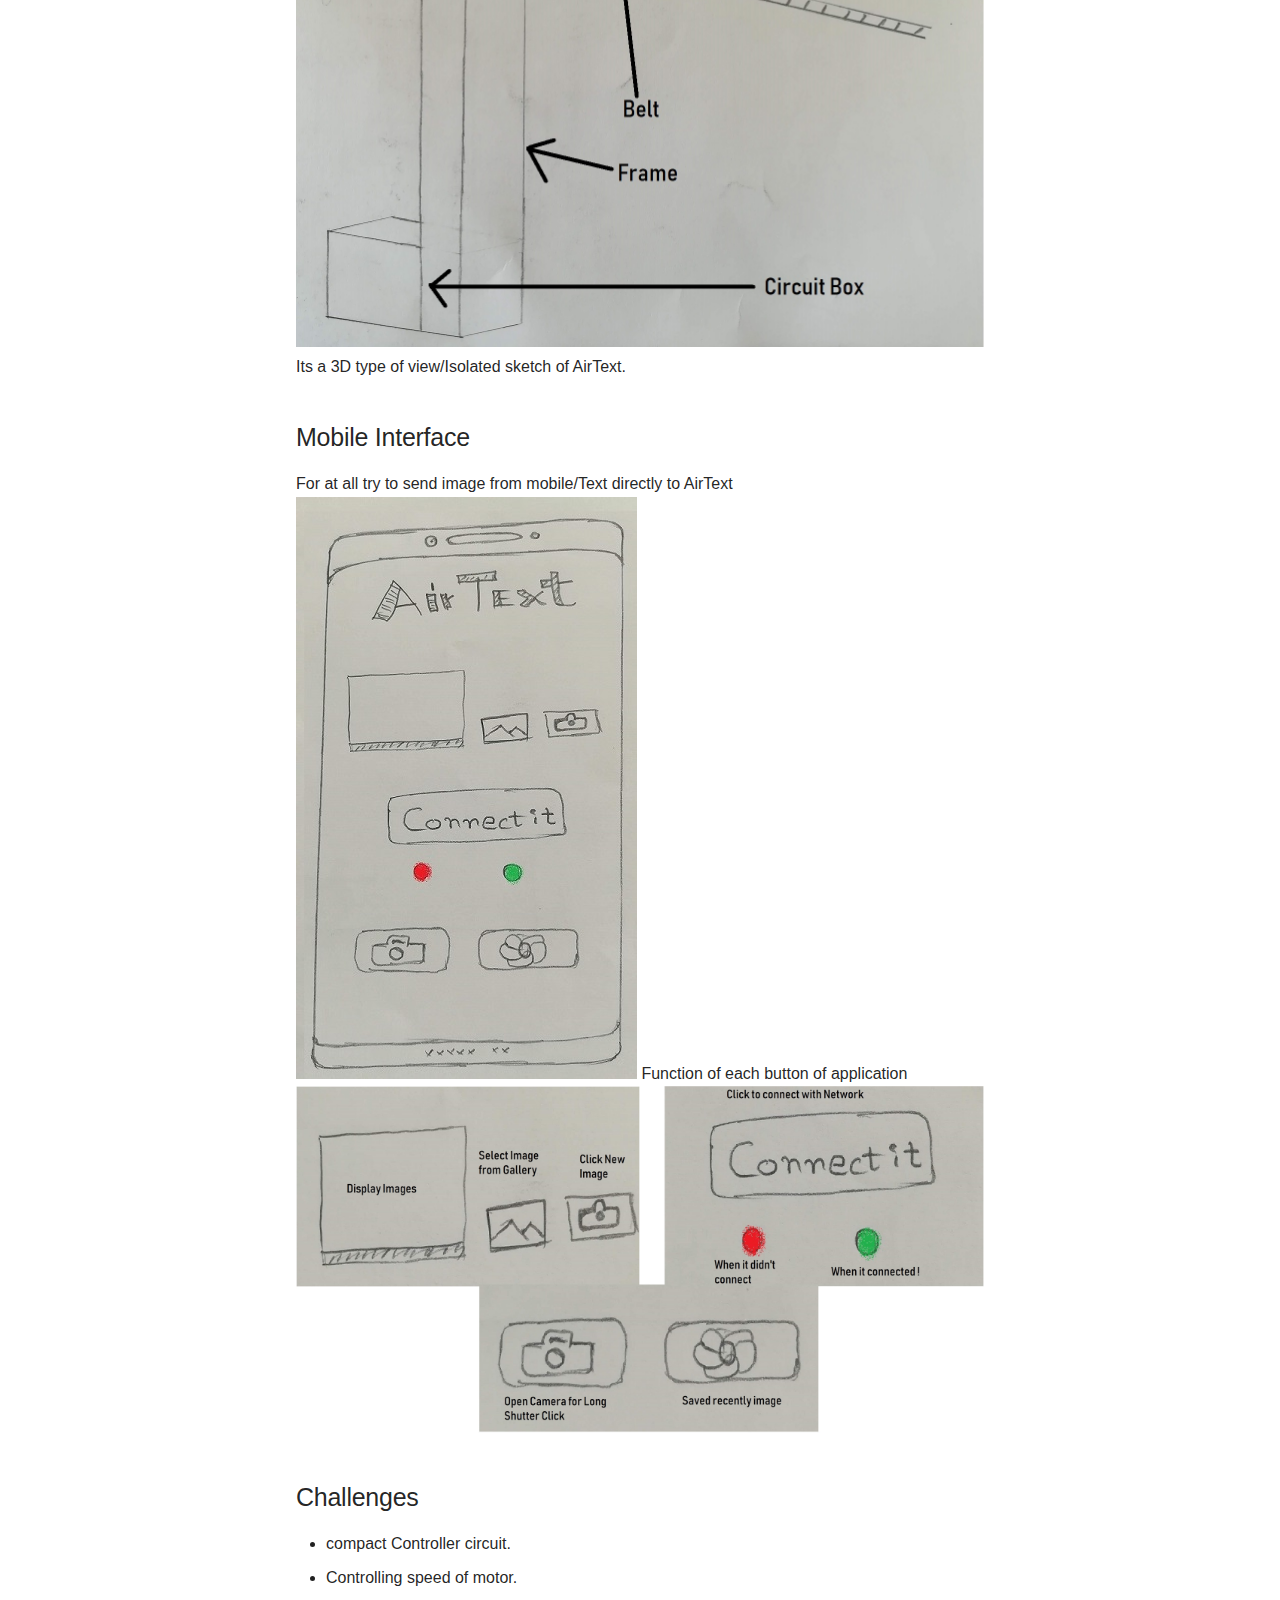
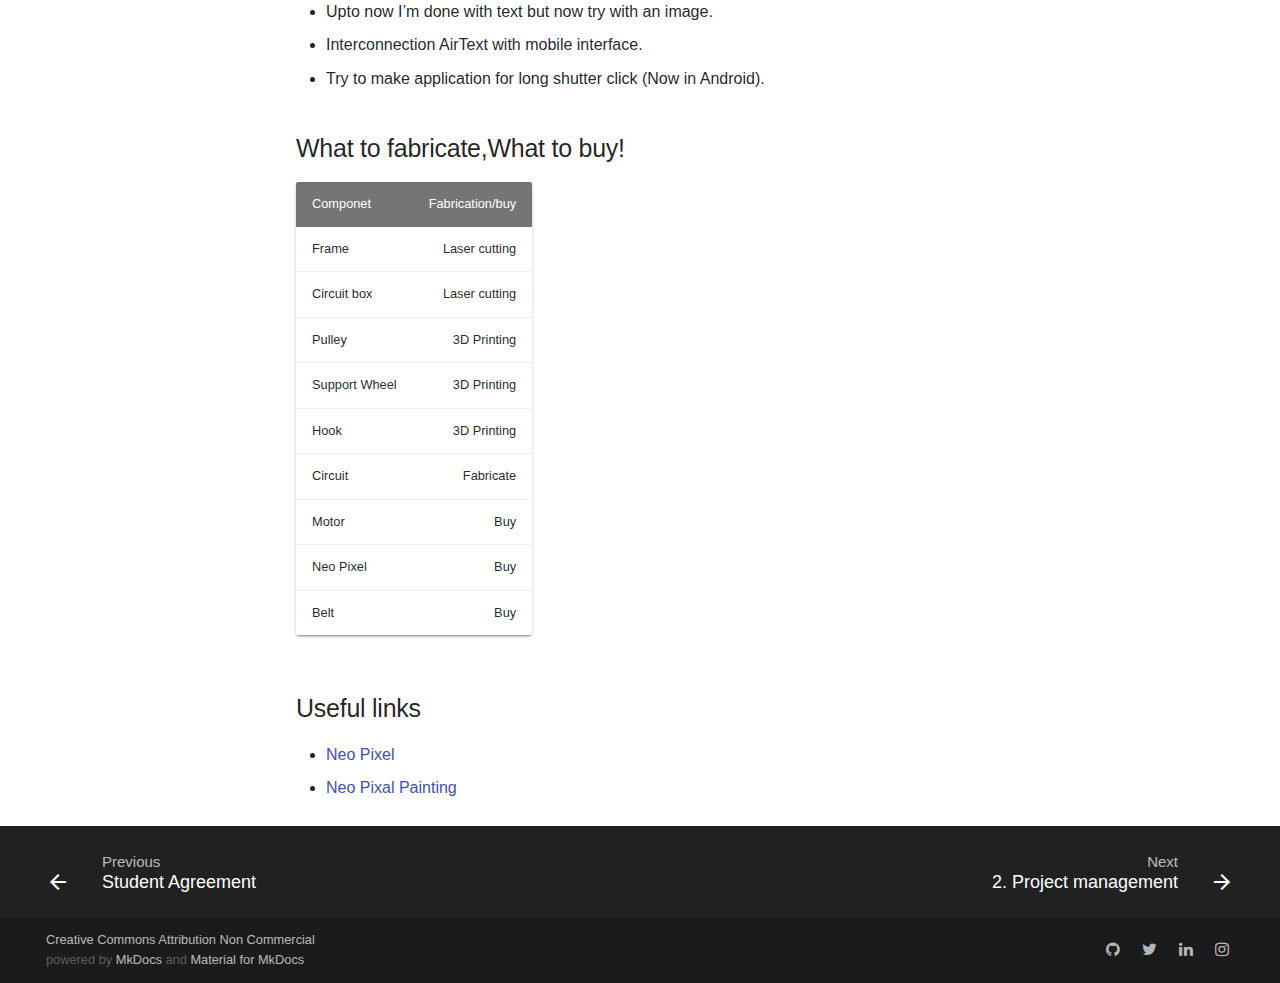
<file: old/assignments/week01/index.html>
<!doctype html>
<html lang="en" class="no-js">
  <head>
    
      <meta charset="utf-8">
      <meta name="viewport" content="width=device-width,initial-scale=1">
      <meta http-equiv="x-ua-compatible" content="ie=edge">
      
        <meta name="description" content="My Fabacademy site">
      
      
      
        <meta name="author" content="Maharshi Solanki">
      
      
        <meta name="lang:clipboard.copy" content="Copy to clipboard">
      
        <meta name="lang:clipboard.copied" content="Copied to clipboard">
      
        <meta name="lang:search.language" content="en">
      
        <meta name="lang:search.pipeline.stopwords" content="True">
      
        <meta name="lang:search.pipeline.trimmer" content="True">
      
        <meta name="lang:search.result.none" content="No matching documents">
      
        <meta name="lang:search.result.one" content="1 matching document">
      
        <meta name="lang:search.result.other" content="# matching documents">
      
        <meta name="lang:search.tokenizer" content="[\s\-]+">
      
      <link rel="shortcut icon" href="../../assets/images/favicon.png">
      <meta name="generator" content="mkdocs-1.0.4, mkdocs-material-3.2.0">
    
    
      
        <title>1. Principles and practices - Maharshi Solanki</title>
      
    
    
      <link rel="stylesheet" href="../../assets/stylesheets/application.572ca0f0.css">
      
        <link rel="stylesheet" href="../../assets/stylesheets/application-palette.22915126.css">
      
      
        
        
        <meta name="theme-color" content="">
      
    
    
      <script src="../../assets/javascripts/modernizr.8c900955.js"></script>
    
    
      
    
    <link rel="stylesheet" href="../../assets/fonts/material-icons.css">
    
    
    
  </head>
  
    
    
    <body dir="ltr" data-md-color-primary="deep" data-md-color-accent="indigo">
  
    <svg class="md-svg">
      <defs>
        
        
      </defs>
    </svg>
    <input class="md-toggle" data-md-toggle="drawer" type="checkbox" id="__drawer" autocomplete="off">
    <input class="md-toggle" data-md-toggle="search" type="checkbox" id="__search" autocomplete="off">
    <label class="md-overlay" data-md-component="overlay" for="__drawer"></label>
    
      <a href="#1-principles-and-practices" tabindex="1" class="md-skip">
        Skip to content
      </a>
    
    
      <header class="md-header" data-md-component="header">
  <nav class="md-header-nav md-grid">
    <div class="md-flex">
      <div class="md-flex__cell md-flex__cell--shrink">
        <a href="../.." title="Maharshi Solanki" class="md-header-nav__button md-logo">
          
            <i class="md-icon"></i>
          
        </a>
      </div>
      <div class="md-flex__cell md-flex__cell--shrink">
        <label class="md-icon md-icon--menu md-header-nav__button" for="__drawer"></label>
      </div>
      <div class="md-flex__cell md-flex__cell--stretch">
        <div class="md-flex__ellipsis md-header-nav__title" data-md-component="title">
          
            
              <span class="md-header-nav__topic">
                Maharshi Solanki
              </span>
              <span class="md-header-nav__topic">
                1. Principles and practices
              </span>
            
          
        </div>
      </div>
      <div class="md-flex__cell md-flex__cell--shrink">
        
          
            <label class="md-icon md-icon--search md-header-nav__button" for="__search"></label>
            
<div class="md-search" data-md-component="search" role="dialog">
  <label class="md-search__overlay" for="__search"></label>
  <div class="md-search__inner" role="search">
    <form class="md-search__form" name="search">
      <input type="text" class="md-search__input" name="query" placeholder="Search" autocapitalize="off" autocorrect="off" autocomplete="off" spellcheck="false" data-md-component="query" data-md-state="active">
      <label class="md-icon md-search__icon" for="__search"></label>
      <button type="reset" class="md-icon md-search__icon" data-md-component="reset" tabindex="-1">
        &#xE5CD;
      </button>
    </form>
    <div class="md-search__output">
      <div class="md-search__scrollwrap" data-md-scrollfix>
        <div class="md-search-result" data-md-component="result">
          <div class="md-search-result__meta">
            Type to start searching
          </div>
          <ol class="md-search-result__list"></ol>
        </div>
      </div>
    </div>
  </div>
</div>
          
        
      </div>
      
    </div>
  </nav>
</header>
    
    <div class="md-container">
      
        
      
      
        

  

<nav class="md-tabs md-tabs--active" data-md-component="tabs">
  <div class="md-tabs__inner md-grid">
    <ul class="md-tabs__list">
      
        
  <li class="md-tabs__item">
    
      <a href="../.." title="Home" class="md-tabs__link">
        Home
      </a>
    
  </li>

      
        
  
  
    <li class="md-tabs__item">
      
        <a href="../../about/" title="About" class="md-tabs__link">
          About
        </a>
      
    </li>
  

      
        
  
  
    <li class="md-tabs__item">
      
        <a href="./" title="Assignments" class="md-tabs__link md-tabs__link--active">
          Assignments
        </a>
      
    </li>
  

      
        
  
  
    <li class="md-tabs__item">
      
        <a href="../../projects/final-project/" title="Projects" class="md-tabs__link">
          Projects
        </a>
      
    </li>
  

      
        
  
  
    <li class="md-tabs__item">
      
        <a href="../../track/progress/" title="Track" class="md-tabs__link">
          Track
        </a>
      
    </li>
  

      
    </ul>
  </div>
</nav>
      
      <main class="md-main">
        <div class="md-main__inner md-grid" data-md-component="container">
          
            
              <div class="md-sidebar md-sidebar--primary" data-md-component="navigation">
                <div class="md-sidebar__scrollwrap">
                  <div class="md-sidebar__inner">
                    <nav class="md-nav md-nav--primary" data-md-level="0">
  <label class="md-nav__title md-nav__title--site" for="__drawer">
    <a href="../.." title="Maharshi Solanki" class="md-nav__button md-logo">
      
        <i class="md-icon"></i>
      
    </a>
    Maharshi Solanki
  </label>
  
  <ul class="md-nav__list" data-md-scrollfix>
    
      
      
      


  <li class="md-nav__item">
    <a href="../.." title="Home" class="md-nav__link">
      Home
    </a>
  </li>

    
      
      
      


  <li class="md-nav__item md-nav__item--nested">
    
      <input class="md-toggle md-nav__toggle" data-md-toggle="nav-2" type="checkbox" id="nav-2">
    
    <label class="md-nav__link" for="nav-2">
      About
    </label>
    <nav class="md-nav" data-md-component="collapsible" data-md-level="1">
      <label class="md-nav__title" for="nav-2">
        About
      </label>
      <ul class="md-nav__list" data-md-scrollfix>
        
        
          
          
          


  <li class="md-nav__item">
    <a href="../../about/" title="About me" class="md-nav__link">
      About me
    </a>
  </li>

        
          
          
          


  <li class="md-nav__item">
    <a href="../../about/agreement/" title="Student Agreement" class="md-nav__link">
      Student Agreement
    </a>
  </li>

        
      </ul>
    </nav>
  </li>

    
      
      
      

  


  <li class="md-nav__item md-nav__item--active md-nav__item--nested">
    
      <input class="md-toggle md-nav__toggle" data-md-toggle="nav-3" type="checkbox" id="nav-3" checked>
    
    <label class="md-nav__link" for="nav-3">
      Assignments
    </label>
    <nav class="md-nav" data-md-component="collapsible" data-md-level="1">
      <label class="md-nav__title" for="nav-3">
        Assignments
      </label>
      <ul class="md-nav__list" data-md-scrollfix>
        
        
          
          
          

  


  <li class="md-nav__item md-nav__item--active">
    
    <input class="md-toggle md-nav__toggle" data-md-toggle="toc" type="checkbox" id="__toc">
    
      
    
    
    <a href="./" title="1. Principles and practices" class="md-nav__link md-nav__link--active">
      1. Principles and practices
    </a>
    
  </li>

        
          
          
          


  <li class="md-nav__item">
    <a href="../week02/" title="2. Project management" class="md-nav__link">
      2. Project management
    </a>
  </li>

        
          
          
          


  <li class="md-nav__item">
    <a href="../week03/" title="3. Computer Aided design" class="md-nav__link">
      3. Computer Aided design
    </a>
  </li>

        
          
          
          


  <li class="md-nav__item">
    <a href="../week04/" title="4. Computer controlled cutting" class="md-nav__link">
      4. Computer controlled cutting
    </a>
  </li>

        
          
          
          


  <li class="md-nav__item">
    <a href="../week05/" title="5. Electronics production" class="md-nav__link">
      5. Electronics production
    </a>
  </li>

        
          
          
          


  <li class="md-nav__item">
    <a href="../week06/" title="6. 3D Scanning and printing" class="md-nav__link">
      6. 3D Scanning and printing
    </a>
  </li>

        
          
          
          


  <li class="md-nav__item">
    <a href="../week07/" title="7. Electronics design" class="md-nav__link">
      7. Electronics design
    </a>
  </li>

        
          
          
          


  <li class="md-nav__item">
    <a href="../week08/" title="8. Computer controlled machining" class="md-nav__link">
      8. Computer controlled machining
    </a>
  </li>

        
          
          
          


  <li class="md-nav__item">
    <a href="../week09/" title="9. Embedded programming" class="md-nav__link">
      9. Embedded programming
    </a>
  </li>

        
          
          
          


  <li class="md-nav__item">
    <a href="../week10/" title="10. Molding and casting" class="md-nav__link">
      10. Molding and casting
    </a>
  </li>

        
          
          
          


  <li class="md-nav__item">
    <a href="../week11/" title="11. Input devices" class="md-nav__link">
      11. Input devices
    </a>
  </li>

        
          
          
          


  <li class="md-nav__item">
    <a href="../week12/" title="12. Output devices" class="md-nav__link">
      12. Output devices
    </a>
  </li>

        
          
          
          


  <li class="md-nav__item">
    <a href="../week13/" title="13. Applications and implications" class="md-nav__link">
      13. Applications and implications
    </a>
  </li>

        
          
          
          


  <li class="md-nav__item">
    <a href="../week14/" title="14. Networking and communications" class="md-nav__link">
      14. Networking and communications
    </a>
  </li>

        
          
          
          


  <li class="md-nav__item">
    <a href="../week15/" title="15. Mechanical design" class="md-nav__link">
      15. Mechanical design
    </a>
  </li>

        
          
          
          


  <li class="md-nav__item">
    <a href="../week16/" title="16. Interface and application programming" class="md-nav__link">
      16. Interface and application programming
    </a>
  </li>

        
          
          
          


  <li class="md-nav__item">
    <a href="../week17/" title="17. Machine design" class="md-nav__link">
      17. Machine design
    </a>
  </li>

        
          
          
          


  <li class="md-nav__item">
    <a href="../week18/" title="18. Wildcard week" class="md-nav__link">
      18. Wildcard week
    </a>
  </li>

        
          
          
          


  <li class="md-nav__item">
    <a href="../week19/" title="19. Invention, intellectual property and income" class="md-nav__link">
      19. Invention, intellectual property and income
    </a>
  </li>

        
          
          
          


  <li class="md-nav__item">
    <a href="../week20/" title="20. Project development" class="md-nav__link">
      20. Project development
    </a>
  </li>

        
      </ul>
    </nav>
  </li>

    
      
      
      


  <li class="md-nav__item md-nav__item--nested">
    
      <input class="md-toggle md-nav__toggle" data-md-toggle="nav-4" type="checkbox" id="nav-4">
    
    <label class="md-nav__link" for="nav-4">
      Projects
    </label>
    <nav class="md-nav" data-md-component="collapsible" data-md-level="1">
      <label class="md-nav__title" for="nav-4">
        Projects
      </label>
      <ul class="md-nav__list" data-md-scrollfix>
        
        
          
          
          


  <li class="md-nav__item">
    <a href="../../projects/final-project/" title="Final Project" class="md-nav__link">
      Final Project
    </a>
  </li>

        
          
          
          


  <li class="md-nav__item">
    <a href="../../projects/sample-project/" title="Another project" class="md-nav__link">
      Another project
    </a>
  </li>

        
      </ul>
    </nav>
  </li>

    
      
      
      


  <li class="md-nav__item md-nav__item--nested">
    
      <input class="md-toggle md-nav__toggle" data-md-toggle="nav-5" type="checkbox" id="nav-5">
    
    <label class="md-nav__link" for="nav-5">
      Track
    </label>
    <nav class="md-nav" data-md-component="collapsible" data-md-level="1">
      <label class="md-nav__title" for="nav-5">
        Track
      </label>
      <ul class="md-nav__list" data-md-scrollfix>
        
        
          
          
          


  <li class="md-nav__item">
    <a href="../../track/progress/" title="Track Progress" class="md-nav__link">
      Track Progress
    </a>
  </li>

        
      </ul>
    </nav>
  </li>

    
  </ul>
</nav>
                  </div>
                </div>
              </div>
            
            
              <div class="md-sidebar md-sidebar--secondary" data-md-component="toc">
                <div class="md-sidebar__scrollwrap">
                  <div class="md-sidebar__inner">
                    
<nav class="md-nav md-nav--secondary">
  
  
    
  
  
</nav>
                  </div>
                </div>
              </div>
            
          
          <div class="md-content">
            <article class="md-content__inner md-typeset">
              
                
                
                <h1 id="1-principles-and-practices">1. Principles and practices<a class="headerlink" href="#1-principles-and-practices" title="Permanent link">&para;</a></h1>
<p>This week I worked on defining my final project idea and started to getting used to the documentation process.</p>
<h1 id="airtext">AirText<a class="headerlink" href="#airtext" title="Permanent link">&para;</a></h1>
<p>&ldquo;Basically its a painting with group of Neo Pixel stripe. It&rsquo;s is work with virtual visual/vision, it will be capture with eye of camera !&rdquo;</p>
<ul>
<li>Normal Picture to Pixelize image</li>
<li>Era of Digital but work with Analog way</li>
</ul>
<blockquote>
<p>&ldquo;I started work on it to make this analog way, for that, I use Neo pixel, controller, network board and started to make something unique which is some intresting and entertainment things.&rdquo;</p>
</blockquote>
<h2 id="project-initial-sketch">Project Initial Sketch<a class="headerlink" href="#project-initial-sketch" title="Permanent link">&para;</a></h2>
<p>Basic look of my final project
<img alt="" src="../../images/week 01/00.jpg" /></p>
<h2 id="project-planning">Project Planning<a class="headerlink" href="#project-planning" title="Permanent link">&para;</a></h2>
<p>In my final project, I used a two circuit box with two different supply.
<img alt="" src="../../images/week 01/01.jpg" />
Circuit Box 1 : Power supply ====&gt;  Controller ====&gt; Network Board ====&gt; Neo Pixel
<img alt="" src="../../images/week 01/02.jpg" />
Circuit Box 2: Power supply ====&gt;  Controller ====&gt; Moter controll (It help to move pulley with feature of hooked to hang Neo pixel Strip)
<img alt="" src="../../images/week 01/03.jpg" />
It shows the motor which is connected with the belt who will control the pulley.
<img alt="" src="../../images/week 01/04.jpg" />
It Shows the pulley which hooked a Neo Pixel Strip that is moving through that.
<img alt="" src="../../images/week 01/05.jpg" />
Its a 3D type of view/Isolated sketch of AirText.</p>
<h2 id="mobile-interface">Mobile Interface<a class="headerlink" href="#mobile-interface" title="Permanent link">&para;</a></h2>
<p>For at all try to send image from mobile/Text directly to AirText
<img alt="" src="../../images/week 01/06.jpg" />
Function of each button of application
<img alt="" src="../../images/week 01/07.jpg" /></p>
<h2 id="challenges">Challenges<a class="headerlink" href="#challenges" title="Permanent link">&para;</a></h2>
<ul>
<li>compact Controller circuit.</li>
<li>Controlling speed of motor.</li>
<li>Upto now I&rsquo;m done with text but now try with an image.</li>
<li>Interconnection AirText with mobile interface.</li>
<li>Try to make application for long shutter click (Now in Android).</li>
</ul>
<h2 id="what-to-fabricatewhat-to-buy">What to fabricate,What to buy!<a class="headerlink" href="#what-to-fabricatewhat-to-buy" title="Permanent link">&para;</a></h2>
<table>
<thead>
<tr>
<th>Componet</th>
<th align="right">Fabrication/buy</th>
</tr>
</thead>
<tbody>
<tr>
<td>Frame</td>
<td align="right">Laser cutting</td>
</tr>
<tr>
<td>Circuit box</td>
<td align="right">Laser cutting</td>
</tr>
<tr>
<td>Pulley</td>
<td align="right">3D Printing</td>
</tr>
<tr>
<td>Support Wheel</td>
<td align="right">3D Printing</td>
</tr>
<tr>
<td>Hook</td>
<td align="right">3D Printing</td>
</tr>
<tr>
<td>Circuit</td>
<td align="right">Fabricate</td>
</tr>
<tr>
<td>Motor</td>
<td align="right">Buy</td>
</tr>
<tr>
<td>Neo Pixel</td>
<td align="right">Buy</td>
</tr>
<tr>
<td>Belt</td>
<td align="right">Buy</td>
</tr>
</tbody>
</table>
<h2 id="useful-links">Useful links<a class="headerlink" href="#useful-links" title="Permanent link">&para;</a></h2>
<ul>
<li><a href="https://www.adafruit.com/category/168">Neo Pixel</a></li>
<li><a href="https://learn.adafruit.com/neopixel-painter/overview">Neo Pixal Painting</a></li>
</ul>
                
                  
                
              
              
                


              
            </article>
          </div>
        </div>
      </main>
      
        
<footer class="md-footer">
  
    <div class="md-footer-nav">
      <nav class="md-footer-nav__inner md-grid">
        
          <a href="../../about/agreement/" title="Student Agreement" class="md-flex md-footer-nav__link md-footer-nav__link--prev" rel="prev">
            <div class="md-flex__cell md-flex__cell--shrink">
              <i class="md-icon md-icon--arrow-back md-footer-nav__button"></i>
            </div>
            <div class="md-flex__cell md-flex__cell--stretch md-footer-nav__title">
              <span class="md-flex__ellipsis">
                <span class="md-footer-nav__direction">
                  Previous
                </span>
                Student Agreement
              </span>
            </div>
          </a>
        
        
          <a href="../week02/" title="2. Project management" class="md-flex md-footer-nav__link md-footer-nav__link--next" rel="next">
            <div class="md-flex__cell md-flex__cell--stretch md-footer-nav__title">
              <span class="md-flex__ellipsis">
                <span class="md-footer-nav__direction">
                  Next
                </span>
                2. Project management
              </span>
            </div>
            <div class="md-flex__cell md-flex__cell--shrink">
              <i class="md-icon md-icon--arrow-forward md-footer-nav__button"></i>
            </div>
          </a>
        
      </nav>
    </div>
  
  <div class="md-footer-meta md-typeset">
    <div class="md-footer-meta__inner md-grid">
      <div class="md-footer-copyright">
        
          <div class="md-footer-copyright__highlight">
            Creative Commons Attribution Non Commercial
          </div>
        
        powered by
        <a href="https://www.mkdocs.org">MkDocs</a>
        and
        <a href="https://squidfunk.github.io/mkdocs-material/">
          Material for MkDocs</a>
      </div>
      
        
  <div class="md-footer-social">
    <link rel="stylesheet" href="../../assets/fonts/font-awesome.css">
    
      <a href="https://github.com/academany" class="md-footer-social__link fa fa-github"></a>
    
      <a href="https://twitter.com/fabacademany" class="md-footer-social__link fa fa-twitter"></a>
    
      <a href="https://linkedin.com/in/academany" class="md-footer-social__link fa fa-linkedin"></a>
    
      <a href="https://instagram.com/fabacademany" class="md-footer-social__link fa fa-instagram"></a>
    
  </div>

      
    </div>
  </div>
</footer>
      
    </div>
    
      <script src="../../assets/javascripts/application.b41f3d20.js"></script>
      
      <script>app.initialize({version:"1.0.4",url:{base:"../.."}})</script>
      
    
    
      
    
  </body>
</html>
</file>
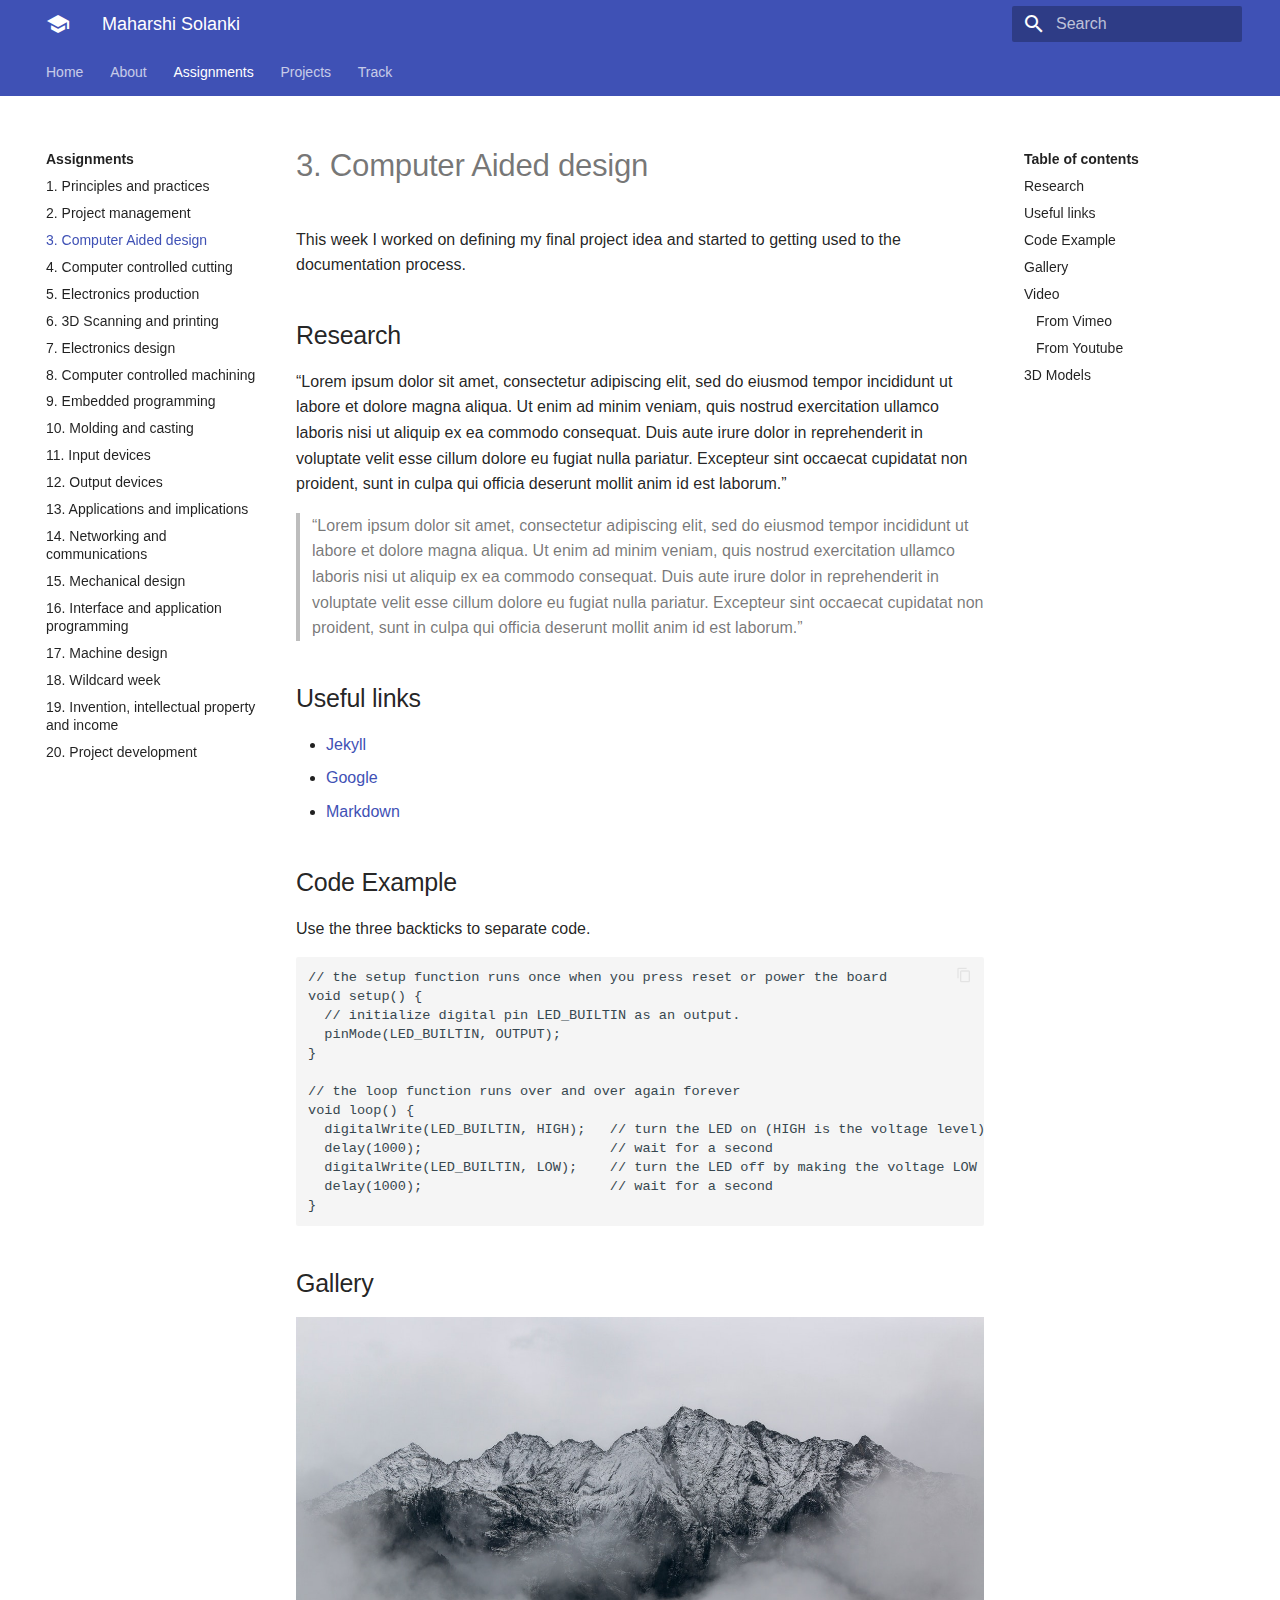
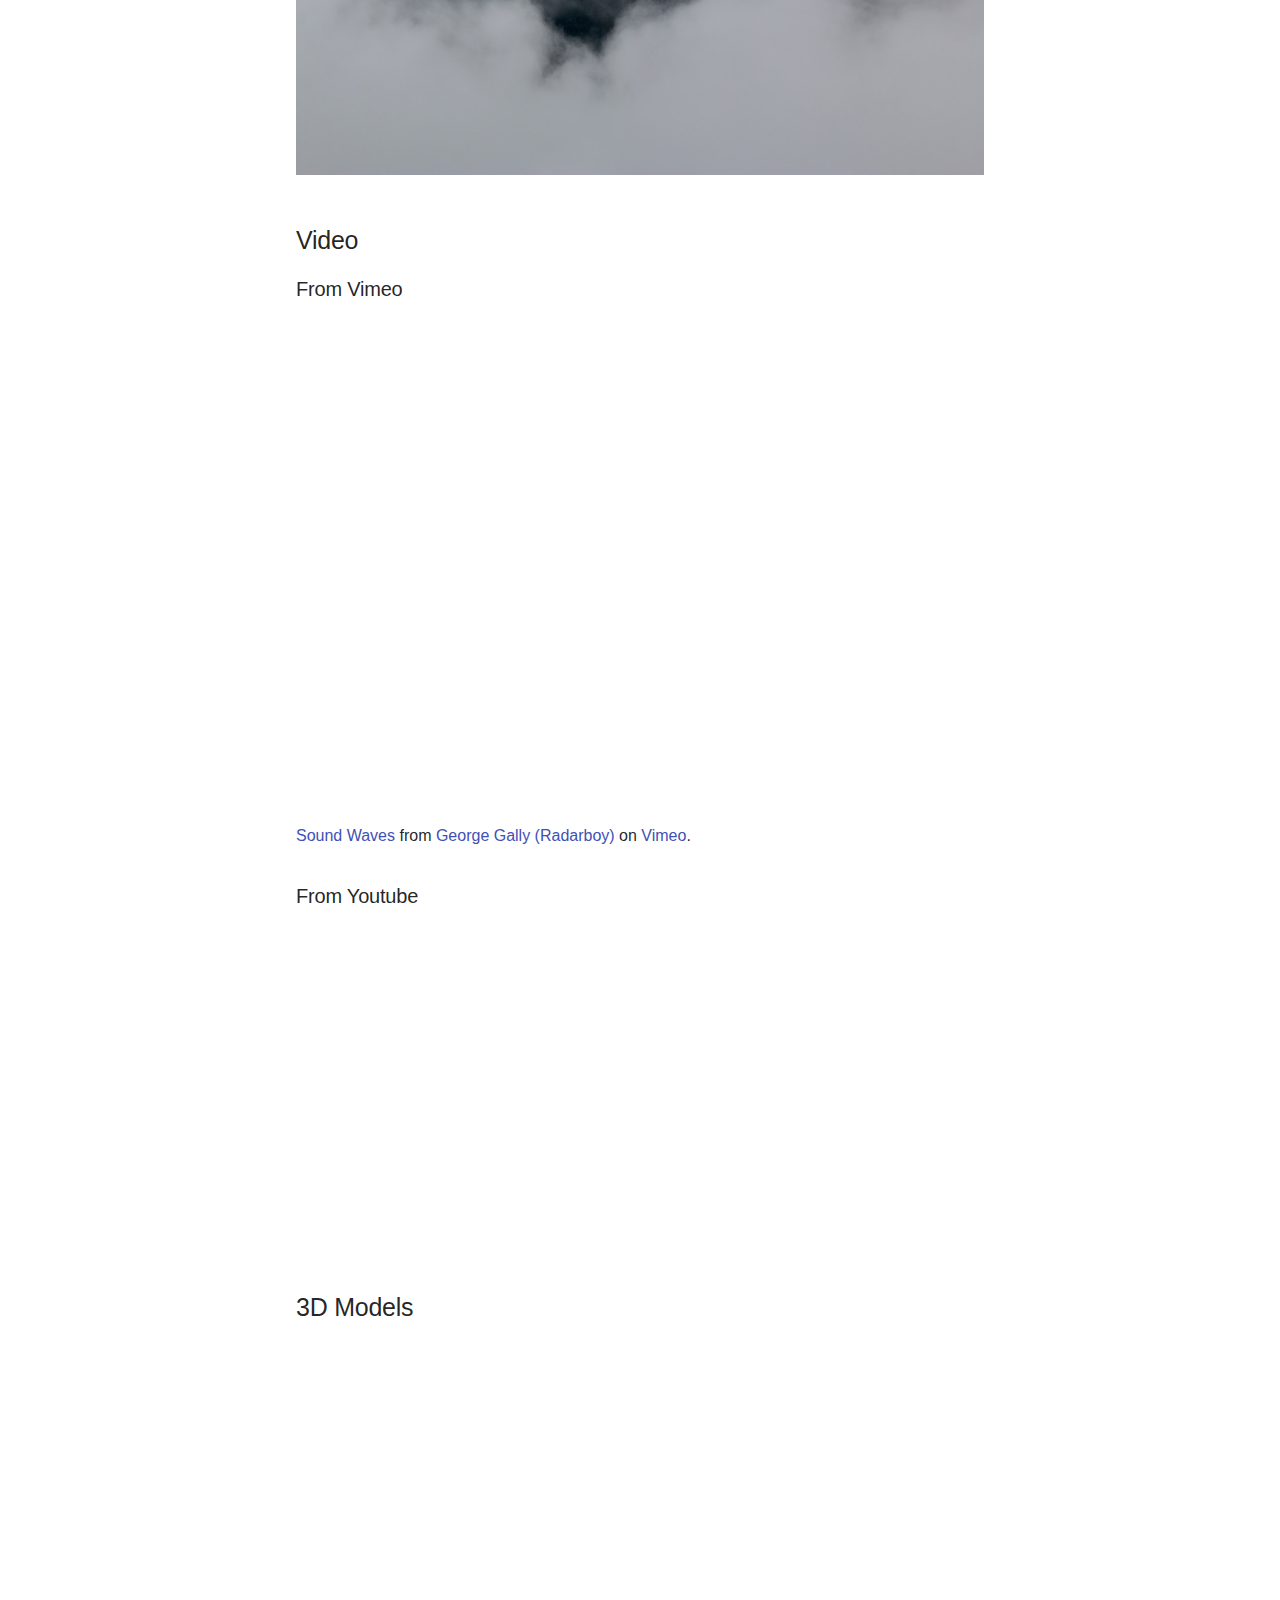
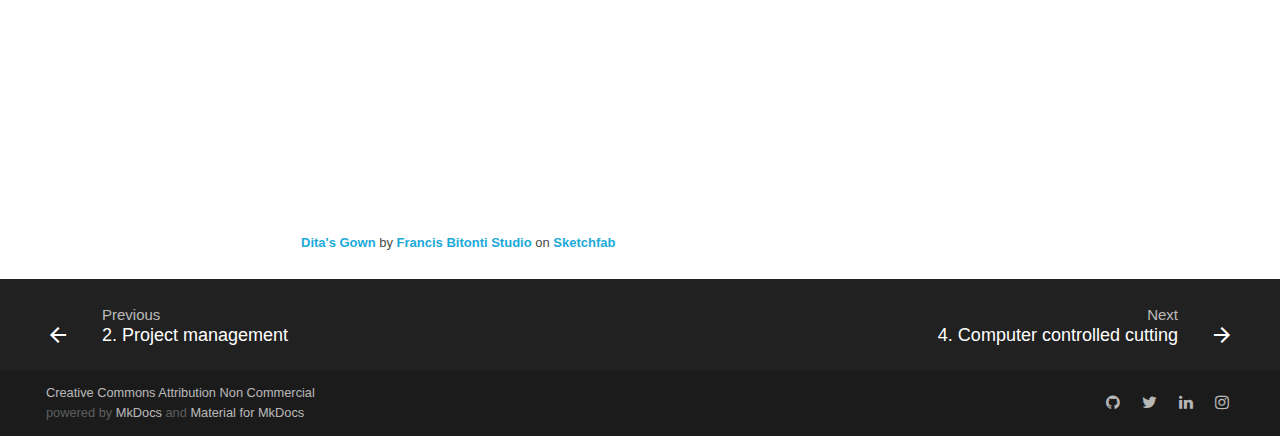
<file: old/assignments/week03/index.html>
<!doctype html>
<html lang="en" class="no-js">
  <head>
    
      <meta charset="utf-8">
      <meta name="viewport" content="width=device-width,initial-scale=1">
      <meta http-equiv="x-ua-compatible" content="ie=edge">
      
        <meta name="description" content="My Fabacademy site">
      
      
      
        <meta name="author" content="Maharshi Solanki">
      
      
        <meta name="lang:clipboard.copy" content="Copy to clipboard">
      
        <meta name="lang:clipboard.copied" content="Copied to clipboard">
      
        <meta name="lang:search.language" content="en">
      
        <meta name="lang:search.pipeline.stopwords" content="True">
      
        <meta name="lang:search.pipeline.trimmer" content="True">
      
        <meta name="lang:search.result.none" content="No matching documents">
      
        <meta name="lang:search.result.one" content="1 matching document">
      
        <meta name="lang:search.result.other" content="# matching documents">
      
        <meta name="lang:search.tokenizer" content="[\s\-]+">
      
      <link rel="shortcut icon" href="../../assets/images/favicon.png">
      <meta name="generator" content="mkdocs-1.0.4, mkdocs-material-3.2.0">
    
    
      
        <title>3. Computer Aided design - Maharshi Solanki</title>
      
    
    
      <link rel="stylesheet" href="../../assets/stylesheets/application.572ca0f0.css">
      
        <link rel="stylesheet" href="../../assets/stylesheets/application-palette.22915126.css">
      
      
        
        
        <meta name="theme-color" content="">
      
    
    
      <script src="../../assets/javascripts/modernizr.8c900955.js"></script>
    
    
      
    
    <link rel="stylesheet" href="../../assets/fonts/material-icons.css">
    
    
    
  </head>
  
    
    
    <body dir="ltr" data-md-color-primary="deep" data-md-color-accent="indigo">
  
    <svg class="md-svg">
      <defs>
        
        
      </defs>
    </svg>
    <input class="md-toggle" data-md-toggle="drawer" type="checkbox" id="__drawer" autocomplete="off">
    <input class="md-toggle" data-md-toggle="search" type="checkbox" id="__search" autocomplete="off">
    <label class="md-overlay" data-md-component="overlay" for="__drawer"></label>
    
      <a href="#3-computer-aided-design" tabindex="1" class="md-skip">
        Skip to content
      </a>
    
    
      <header class="md-header" data-md-component="header">
  <nav class="md-header-nav md-grid">
    <div class="md-flex">
      <div class="md-flex__cell md-flex__cell--shrink">
        <a href="../.." title="Maharshi Solanki" class="md-header-nav__button md-logo">
          
            <i class="md-icon"></i>
          
        </a>
      </div>
      <div class="md-flex__cell md-flex__cell--shrink">
        <label class="md-icon md-icon--menu md-header-nav__button" for="__drawer"></label>
      </div>
      <div class="md-flex__cell md-flex__cell--stretch">
        <div class="md-flex__ellipsis md-header-nav__title" data-md-component="title">
          
            
              <span class="md-header-nav__topic">
                Maharshi Solanki
              </span>
              <span class="md-header-nav__topic">
                3. Computer Aided design
              </span>
            
          
        </div>
      </div>
      <div class="md-flex__cell md-flex__cell--shrink">
        
          
            <label class="md-icon md-icon--search md-header-nav__button" for="__search"></label>
            
<div class="md-search" data-md-component="search" role="dialog">
  <label class="md-search__overlay" for="__search"></label>
  <div class="md-search__inner" role="search">
    <form class="md-search__form" name="search">
      <input type="text" class="md-search__input" name="query" placeholder="Search" autocapitalize="off" autocorrect="off" autocomplete="off" spellcheck="false" data-md-component="query" data-md-state="active">
      <label class="md-icon md-search__icon" for="__search"></label>
      <button type="reset" class="md-icon md-search__icon" data-md-component="reset" tabindex="-1">
        &#xE5CD;
      </button>
    </form>
    <div class="md-search__output">
      <div class="md-search__scrollwrap" data-md-scrollfix>
        <div class="md-search-result" data-md-component="result">
          <div class="md-search-result__meta">
            Type to start searching
          </div>
          <ol class="md-search-result__list"></ol>
        </div>
      </div>
    </div>
  </div>
</div>
          
        
      </div>
      
    </div>
  </nav>
</header>
    
    <div class="md-container">
      
        
      
      
        

  

<nav class="md-tabs md-tabs--active" data-md-component="tabs">
  <div class="md-tabs__inner md-grid">
    <ul class="md-tabs__list">
      
        
  <li class="md-tabs__item">
    
      <a href="../.." title="Home" class="md-tabs__link">
        Home
      </a>
    
  </li>

      
        
  
  
    <li class="md-tabs__item">
      
        <a href="../../about/" title="About" class="md-tabs__link">
          About
        </a>
      
    </li>
  

      
        
  
  
    <li class="md-tabs__item">
      
        <a href="../week01/" title="Assignments" class="md-tabs__link md-tabs__link--active">
          Assignments
        </a>
      
    </li>
  

      
        
  
  
    <li class="md-tabs__item">
      
        <a href="../../projects/final-project/" title="Projects" class="md-tabs__link">
          Projects
        </a>
      
    </li>
  

      
        
  
  
    <li class="md-tabs__item">
      
        <a href="../../track/progress/" title="Track" class="md-tabs__link">
          Track
        </a>
      
    </li>
  

      
    </ul>
  </div>
</nav>
      
      <main class="md-main">
        <div class="md-main__inner md-grid" data-md-component="container">
          
            
              <div class="md-sidebar md-sidebar--primary" data-md-component="navigation">
                <div class="md-sidebar__scrollwrap">
                  <div class="md-sidebar__inner">
                    <nav class="md-nav md-nav--primary" data-md-level="0">
  <label class="md-nav__title md-nav__title--site" for="__drawer">
    <a href="../.." title="Maharshi Solanki" class="md-nav__button md-logo">
      
        <i class="md-icon"></i>
      
    </a>
    Maharshi Solanki
  </label>
  
  <ul class="md-nav__list" data-md-scrollfix>
    
      
      
      


  <li class="md-nav__item">
    <a href="../.." title="Home" class="md-nav__link">
      Home
    </a>
  </li>

    
      
      
      


  <li class="md-nav__item md-nav__item--nested">
    
      <input class="md-toggle md-nav__toggle" data-md-toggle="nav-2" type="checkbox" id="nav-2">
    
    <label class="md-nav__link" for="nav-2">
      About
    </label>
    <nav class="md-nav" data-md-component="collapsible" data-md-level="1">
      <label class="md-nav__title" for="nav-2">
        About
      </label>
      <ul class="md-nav__list" data-md-scrollfix>
        
        
          
          
          


  <li class="md-nav__item">
    <a href="../../about/" title="About me" class="md-nav__link">
      About me
    </a>
  </li>

        
          
          
          


  <li class="md-nav__item">
    <a href="../../about/agreement/" title="Student Agreement" class="md-nav__link">
      Student Agreement
    </a>
  </li>

        
      </ul>
    </nav>
  </li>

    
      
      
      

  


  <li class="md-nav__item md-nav__item--active md-nav__item--nested">
    
      <input class="md-toggle md-nav__toggle" data-md-toggle="nav-3" type="checkbox" id="nav-3" checked>
    
    <label class="md-nav__link" for="nav-3">
      Assignments
    </label>
    <nav class="md-nav" data-md-component="collapsible" data-md-level="1">
      <label class="md-nav__title" for="nav-3">
        Assignments
      </label>
      <ul class="md-nav__list" data-md-scrollfix>
        
        
          
          
          


  <li class="md-nav__item">
    <a href="../week01/" title="1. Principles and practices" class="md-nav__link">
      1. Principles and practices
    </a>
  </li>

        
          
          
          


  <li class="md-nav__item">
    <a href="../week02/" title="2. Project management" class="md-nav__link">
      2. Project management
    </a>
  </li>

        
          
          
          

  


  <li class="md-nav__item md-nav__item--active">
    
    <input class="md-toggle md-nav__toggle" data-md-toggle="toc" type="checkbox" id="__toc">
    
      
    
    
      <label class="md-nav__link md-nav__link--active" for="__toc">
        3. Computer Aided design
      </label>
    
    <a href="./" title="3. Computer Aided design" class="md-nav__link md-nav__link--active">
      3. Computer Aided design
    </a>
    
      
<nav class="md-nav md-nav--secondary">
  
  
    
  
  
    <label class="md-nav__title" for="__toc">Table of contents</label>
    <ul class="md-nav__list" data-md-scrollfix>
      
        <li class="md-nav__item">
  <a href="#research" title="Research" class="md-nav__link">
    Research
  </a>
  
</li>
      
        <li class="md-nav__item">
  <a href="#useful-links" title="Useful links" class="md-nav__link">
    Useful links
  </a>
  
</li>
      
        <li class="md-nav__item">
  <a href="#code-example" title="Code Example" class="md-nav__link">
    Code Example
  </a>
  
</li>
      
        <li class="md-nav__item">
  <a href="#gallery" title="Gallery" class="md-nav__link">
    Gallery
  </a>
  
</li>
      
        <li class="md-nav__item">
  <a href="#video" title="Video" class="md-nav__link">
    Video
  </a>
  
    <nav class="md-nav">
      <ul class="md-nav__list">
        
          <li class="md-nav__item">
  <a href="#from-vimeo" title="From Vimeo" class="md-nav__link">
    From Vimeo
  </a>
  
</li>
        
          <li class="md-nav__item">
  <a href="#from-youtube" title="From Youtube" class="md-nav__link">
    From Youtube
  </a>
  
</li>
        
      </ul>
    </nav>
  
</li>
      
        <li class="md-nav__item">
  <a href="#3d-models" title="3D Models" class="md-nav__link">
    3D Models
  </a>
  
</li>
      
      
      
      
      
    </ul>
  
</nav>
    
  </li>

        
          
          
          


  <li class="md-nav__item">
    <a href="../week04/" title="4. Computer controlled cutting" class="md-nav__link">
      4. Computer controlled cutting
    </a>
  </li>

        
          
          
          


  <li class="md-nav__item">
    <a href="../week05/" title="5. Electronics production" class="md-nav__link">
      5. Electronics production
    </a>
  </li>

        
          
          
          


  <li class="md-nav__item">
    <a href="../week06/" title="6. 3D Scanning and printing" class="md-nav__link">
      6. 3D Scanning and printing
    </a>
  </li>

        
          
          
          


  <li class="md-nav__item">
    <a href="../week07/" title="7. Electronics design" class="md-nav__link">
      7. Electronics design
    </a>
  </li>

        
          
          
          


  <li class="md-nav__item">
    <a href="../week08/" title="8. Computer controlled machining" class="md-nav__link">
      8. Computer controlled machining
    </a>
  </li>

        
          
          
          


  <li class="md-nav__item">
    <a href="../week09/" title="9. Embedded programming" class="md-nav__link">
      9. Embedded programming
    </a>
  </li>

        
          
          
          


  <li class="md-nav__item">
    <a href="../week10/" title="10. Molding and casting" class="md-nav__link">
      10. Molding and casting
    </a>
  </li>

        
          
          
          


  <li class="md-nav__item">
    <a href="../week11/" title="11. Input devices" class="md-nav__link">
      11. Input devices
    </a>
  </li>

        
          
          
          


  <li class="md-nav__item">
    <a href="../week12/" title="12. Output devices" class="md-nav__link">
      12. Output devices
    </a>
  </li>

        
          
          
          


  <li class="md-nav__item">
    <a href="../week13/" title="13. Applications and implications" class="md-nav__link">
      13. Applications and implications
    </a>
  </li>

        
          
          
          


  <li class="md-nav__item">
    <a href="../week14/" title="14. Networking and communications" class="md-nav__link">
      14. Networking and communications
    </a>
  </li>

        
          
          
          


  <li class="md-nav__item">
    <a href="../week15/" title="15. Mechanical design" class="md-nav__link">
      15. Mechanical design
    </a>
  </li>

        
          
          
          


  <li class="md-nav__item">
    <a href="../week16/" title="16. Interface and application programming" class="md-nav__link">
      16. Interface and application programming
    </a>
  </li>

        
          
          
          


  <li class="md-nav__item">
    <a href="../week17/" title="17. Machine design" class="md-nav__link">
      17. Machine design
    </a>
  </li>

        
          
          
          


  <li class="md-nav__item">
    <a href="../week18/" title="18. Wildcard week" class="md-nav__link">
      18. Wildcard week
    </a>
  </li>

        
          
          
          


  <li class="md-nav__item">
    <a href="../week19/" title="19. Invention, intellectual property and income" class="md-nav__link">
      19. Invention, intellectual property and income
    </a>
  </li>

        
          
          
          


  <li class="md-nav__item">
    <a href="../week20/" title="20. Project development" class="md-nav__link">
      20. Project development
    </a>
  </li>

        
      </ul>
    </nav>
  </li>

    
      
      
      


  <li class="md-nav__item md-nav__item--nested">
    
      <input class="md-toggle md-nav__toggle" data-md-toggle="nav-4" type="checkbox" id="nav-4">
    
    <label class="md-nav__link" for="nav-4">
      Projects
    </label>
    <nav class="md-nav" data-md-component="collapsible" data-md-level="1">
      <label class="md-nav__title" for="nav-4">
        Projects
      </label>
      <ul class="md-nav__list" data-md-scrollfix>
        
        
          
          
          


  <li class="md-nav__item">
    <a href="../../projects/final-project/" title="Final Project" class="md-nav__link">
      Final Project
    </a>
  </li>

        
          
          
          


  <li class="md-nav__item">
    <a href="../../projects/sample-project/" title="Another project" class="md-nav__link">
      Another project
    </a>
  </li>

        
      </ul>
    </nav>
  </li>

    
      
      
      


  <li class="md-nav__item md-nav__item--nested">
    
      <input class="md-toggle md-nav__toggle" data-md-toggle="nav-5" type="checkbox" id="nav-5">
    
    <label class="md-nav__link" for="nav-5">
      Track
    </label>
    <nav class="md-nav" data-md-component="collapsible" data-md-level="1">
      <label class="md-nav__title" for="nav-5">
        Track
      </label>
      <ul class="md-nav__list" data-md-scrollfix>
        
        
          
          
          


  <li class="md-nav__item">
    <a href="../../track/progress/" title="Track Progress" class="md-nav__link">
      Track Progress
    </a>
  </li>

        
      </ul>
    </nav>
  </li>

    
  </ul>
</nav>
                  </div>
                </div>
              </div>
            
            
              <div class="md-sidebar md-sidebar--secondary" data-md-component="toc">
                <div class="md-sidebar__scrollwrap">
                  <div class="md-sidebar__inner">
                    
<nav class="md-nav md-nav--secondary">
  
  
    
  
  
    <label class="md-nav__title" for="__toc">Table of contents</label>
    <ul class="md-nav__list" data-md-scrollfix>
      
        <li class="md-nav__item">
  <a href="#research" title="Research" class="md-nav__link">
    Research
  </a>
  
</li>
      
        <li class="md-nav__item">
  <a href="#useful-links" title="Useful links" class="md-nav__link">
    Useful links
  </a>
  
</li>
      
        <li class="md-nav__item">
  <a href="#code-example" title="Code Example" class="md-nav__link">
    Code Example
  </a>
  
</li>
      
        <li class="md-nav__item">
  <a href="#gallery" title="Gallery" class="md-nav__link">
    Gallery
  </a>
  
</li>
      
        <li class="md-nav__item">
  <a href="#video" title="Video" class="md-nav__link">
    Video
  </a>
  
    <nav class="md-nav">
      <ul class="md-nav__list">
        
          <li class="md-nav__item">
  <a href="#from-vimeo" title="From Vimeo" class="md-nav__link">
    From Vimeo
  </a>
  
</li>
        
          <li class="md-nav__item">
  <a href="#from-youtube" title="From Youtube" class="md-nav__link">
    From Youtube
  </a>
  
</li>
        
      </ul>
    </nav>
  
</li>
      
        <li class="md-nav__item">
  <a href="#3d-models" title="3D Models" class="md-nav__link">
    3D Models
  </a>
  
</li>
      
      
      
      
      
    </ul>
  
</nav>
                  </div>
                </div>
              </div>
            
          
          <div class="md-content">
            <article class="md-content__inner md-typeset">
              
                
                
                <h1 id="3-computer-aided-design">3. Computer Aided design<a class="headerlink" href="#3-computer-aided-design" title="Permanent link">&para;</a></h1>
<p>This week I worked on defining my final project idea and started to getting used to the documentation process.</p>
<h2 id="research">Research<a class="headerlink" href="#research" title="Permanent link">&para;</a></h2>
<p>&ldquo;Lorem ipsum dolor sit amet, consectetur adipiscing elit, sed do eiusmod tempor incididunt ut labore et dolore magna aliqua. Ut enim ad minim veniam, quis nostrud exercitation ullamco laboris nisi ut aliquip ex ea commodo consequat. Duis aute irure dolor in reprehenderit in voluptate velit esse cillum dolore eu fugiat nulla pariatur. Excepteur sint occaecat cupidatat non proident, sunt in culpa qui officia deserunt mollit anim id est laborum.&rdquo;</p>
<blockquote>
<p>&ldquo;Lorem ipsum dolor sit amet, consectetur adipiscing elit, sed do eiusmod tempor incididunt ut labore et dolore magna aliqua. Ut enim ad minim veniam, quis nostrud exercitation ullamco laboris nisi ut aliquip ex ea commodo consequat. Duis aute irure dolor in reprehenderit in voluptate velit esse cillum dolore eu fugiat nulla pariatur. Excepteur sint occaecat cupidatat non proident, sunt in culpa qui officia deserunt mollit anim id est laborum.&rdquo;</p>
</blockquote>
<h2 id="useful-links">Useful links<a class="headerlink" href="#useful-links" title="Permanent link">&para;</a></h2>
<ul>
<li><a href="http://jekyll.org">Jekyll</a></li>
<li><a href="http://google.com">Google</a></li>
<li><a href="https://en.wikipedia.org/wiki/Markdown">Markdown</a></li>
</ul>
<h2 id="code-example">Code Example<a class="headerlink" href="#code-example" title="Permanent link">&para;</a></h2>
<p>Use the three backticks to separate code.</p>
<div class="codehilite"><pre><span></span>// the setup function runs once when you press reset or power the board
void setup() {
  // initialize digital pin LED_BUILTIN as an output.
  pinMode(LED_BUILTIN, OUTPUT);
}

// the loop function runs over and over again forever
void loop() {
  digitalWrite(LED_BUILTIN, HIGH);   // turn the LED on (HIGH is the voltage level)
  delay(1000);                       // wait for a second
  digitalWrite(LED_BUILTIN, LOW);    // turn the LED off by making the voltage LOW
  delay(1000);                       // wait for a second
}
</pre></div>


<h2 id="gallery">Gallery<a class="headerlink" href="#gallery" title="Permanent link">&para;</a></h2>
<p><img alt="" src="../../images/sample-photo.jpg" /></p>
<h2 id="video">Video<a class="headerlink" href="#video" title="Permanent link">&para;</a></h2>
<h3 id="from-vimeo">From Vimeo<a class="headerlink" href="#from-vimeo" title="Permanent link">&para;</a></h3>
<iframe src="https://player.vimeo.com/video/10048961" width="640" height="480" frameborder="0" webkitallowfullscreen mozallowfullscreen allowfullscreen></iframe>

<p><a href="https://vimeo.com/10048961">Sound Waves</a> from <a href="https://vimeo.com/radarboy">George Gally (Radarboy)</a> on <a href="https://vimeo.com">Vimeo</a>.</p>

<h3 id="from-youtube">From Youtube<a class="headerlink" href="#from-youtube" title="Permanent link">&para;</a></h3>
<iframe width="560" height="315" src="https://www.youtube.com/embed/jjNgJFemlC4" frameborder="0" allow="autoplay; encrypted-media" allowfullscreen></iframe>

<h2 id="3d-models">3D Models<a class="headerlink" href="#3d-models" title="Permanent link">&para;</a></h2>
<div class="sketchfab-embed-wrapper"><iframe width="640" height="480" src="https://sketchfab.com/models/658c8f8a2f3042c3ad7bdedd83f1c915/embed" frameborder="0" allow="autoplay; fullscreen; vr" mozallowfullscreen="true" webkitallowfullscreen="true"></iframe>

<p style="font-size: 13px; font-weight: normal; margin: 5px; color: #4A4A4A;">
    <a href="https://sketchfab.com/models/658c8f8a2f3042c3ad7bdedd83f1c915?utm_medium=embed&utm_source=website&utm_campaign=share-popup" target="_blank" style="font-weight: bold; color: #1CAAD9;">Dita&#39;s Gown</a>
    by <a href="https://sketchfab.com/francisbitontistudio?utm_medium=embed&utm_source=website&utm_campaign=share-popup" target="_blank" style="font-weight: bold; color: #1CAAD9;">Francis Bitonti Studio</a>
    on <a href="https://sketchfab.com?utm_medium=embed&utm_source=website&utm_campaign=share-popup" target="_blank" style="font-weight: bold; color: #1CAAD9;">Sketchfab</a>
</p>
</div>
                
                  
                
              
              
                


              
            </article>
          </div>
        </div>
      </main>
      
        
<footer class="md-footer">
  
    <div class="md-footer-nav">
      <nav class="md-footer-nav__inner md-grid">
        
          <a href="../week02/" title="2. Project management" class="md-flex md-footer-nav__link md-footer-nav__link--prev" rel="prev">
            <div class="md-flex__cell md-flex__cell--shrink">
              <i class="md-icon md-icon--arrow-back md-footer-nav__button"></i>
            </div>
            <div class="md-flex__cell md-flex__cell--stretch md-footer-nav__title">
              <span class="md-flex__ellipsis">
                <span class="md-footer-nav__direction">
                  Previous
                </span>
                2. Project management
              </span>
            </div>
          </a>
        
        
          <a href="../week04/" title="4. Computer controlled cutting" class="md-flex md-footer-nav__link md-footer-nav__link--next" rel="next">
            <div class="md-flex__cell md-flex__cell--stretch md-footer-nav__title">
              <span class="md-flex__ellipsis">
                <span class="md-footer-nav__direction">
                  Next
                </span>
                4. Computer controlled cutting
              </span>
            </div>
            <div class="md-flex__cell md-flex__cell--shrink">
              <i class="md-icon md-icon--arrow-forward md-footer-nav__button"></i>
            </div>
          </a>
        
      </nav>
    </div>
  
  <div class="md-footer-meta md-typeset">
    <div class="md-footer-meta__inner md-grid">
      <div class="md-footer-copyright">
        
          <div class="md-footer-copyright__highlight">
            Creative Commons Attribution Non Commercial
          </div>
        
        powered by
        <a href="https://www.mkdocs.org">MkDocs</a>
        and
        <a href="https://squidfunk.github.io/mkdocs-material/">
          Material for MkDocs</a>
      </div>
      
        
  <div class="md-footer-social">
    <link rel="stylesheet" href="../../assets/fonts/font-awesome.css">
    
      <a href="https://github.com/academany" class="md-footer-social__link fa fa-github"></a>
    
      <a href="https://twitter.com/fabacademany" class="md-footer-social__link fa fa-twitter"></a>
    
      <a href="https://linkedin.com/in/academany" class="md-footer-social__link fa fa-linkedin"></a>
    
      <a href="https://instagram.com/fabacademany" class="md-footer-social__link fa fa-instagram"></a>
    
  </div>

      
    </div>
  </div>
</footer>
      
    </div>
    
      <script src="../../assets/javascripts/application.b41f3d20.js"></script>
      
      <script>app.initialize({version:"1.0.4",url:{base:"../.."}})</script>
      
    
    
      
    
  </body>
</html>
</file>
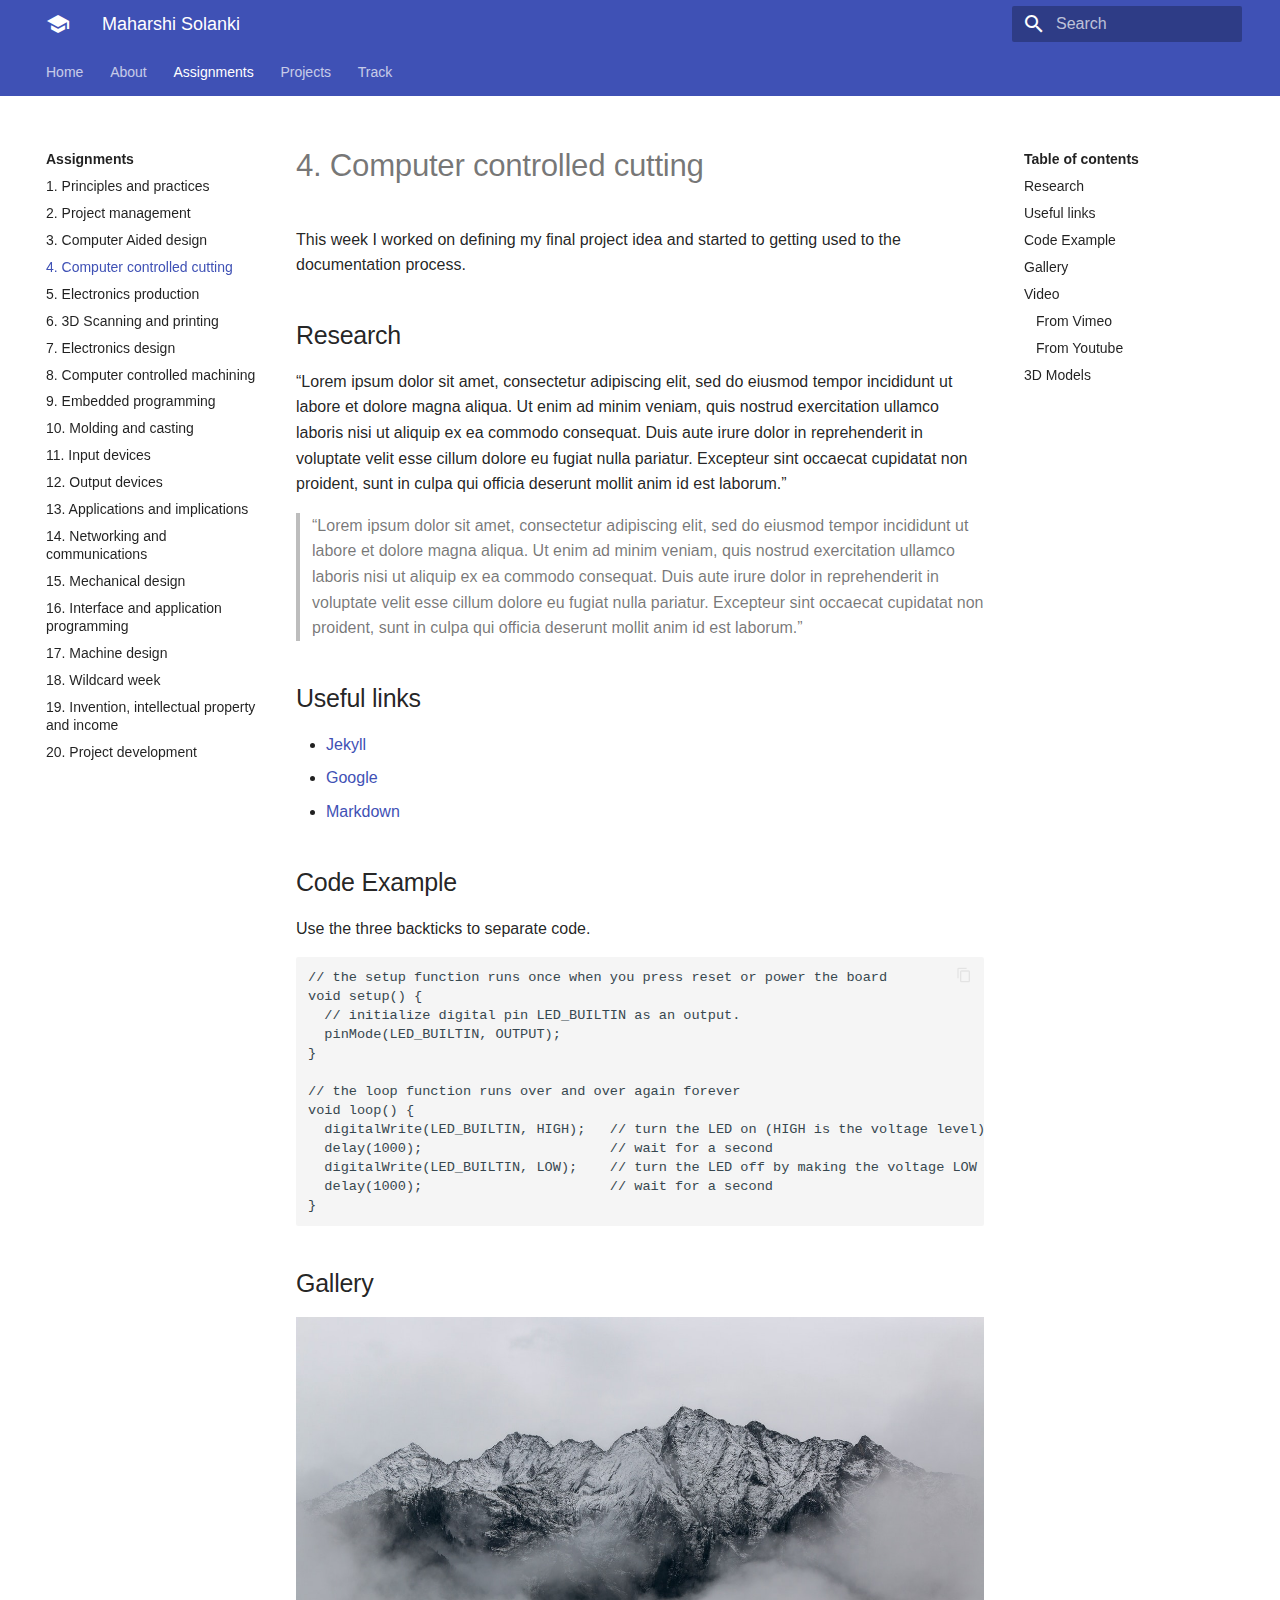
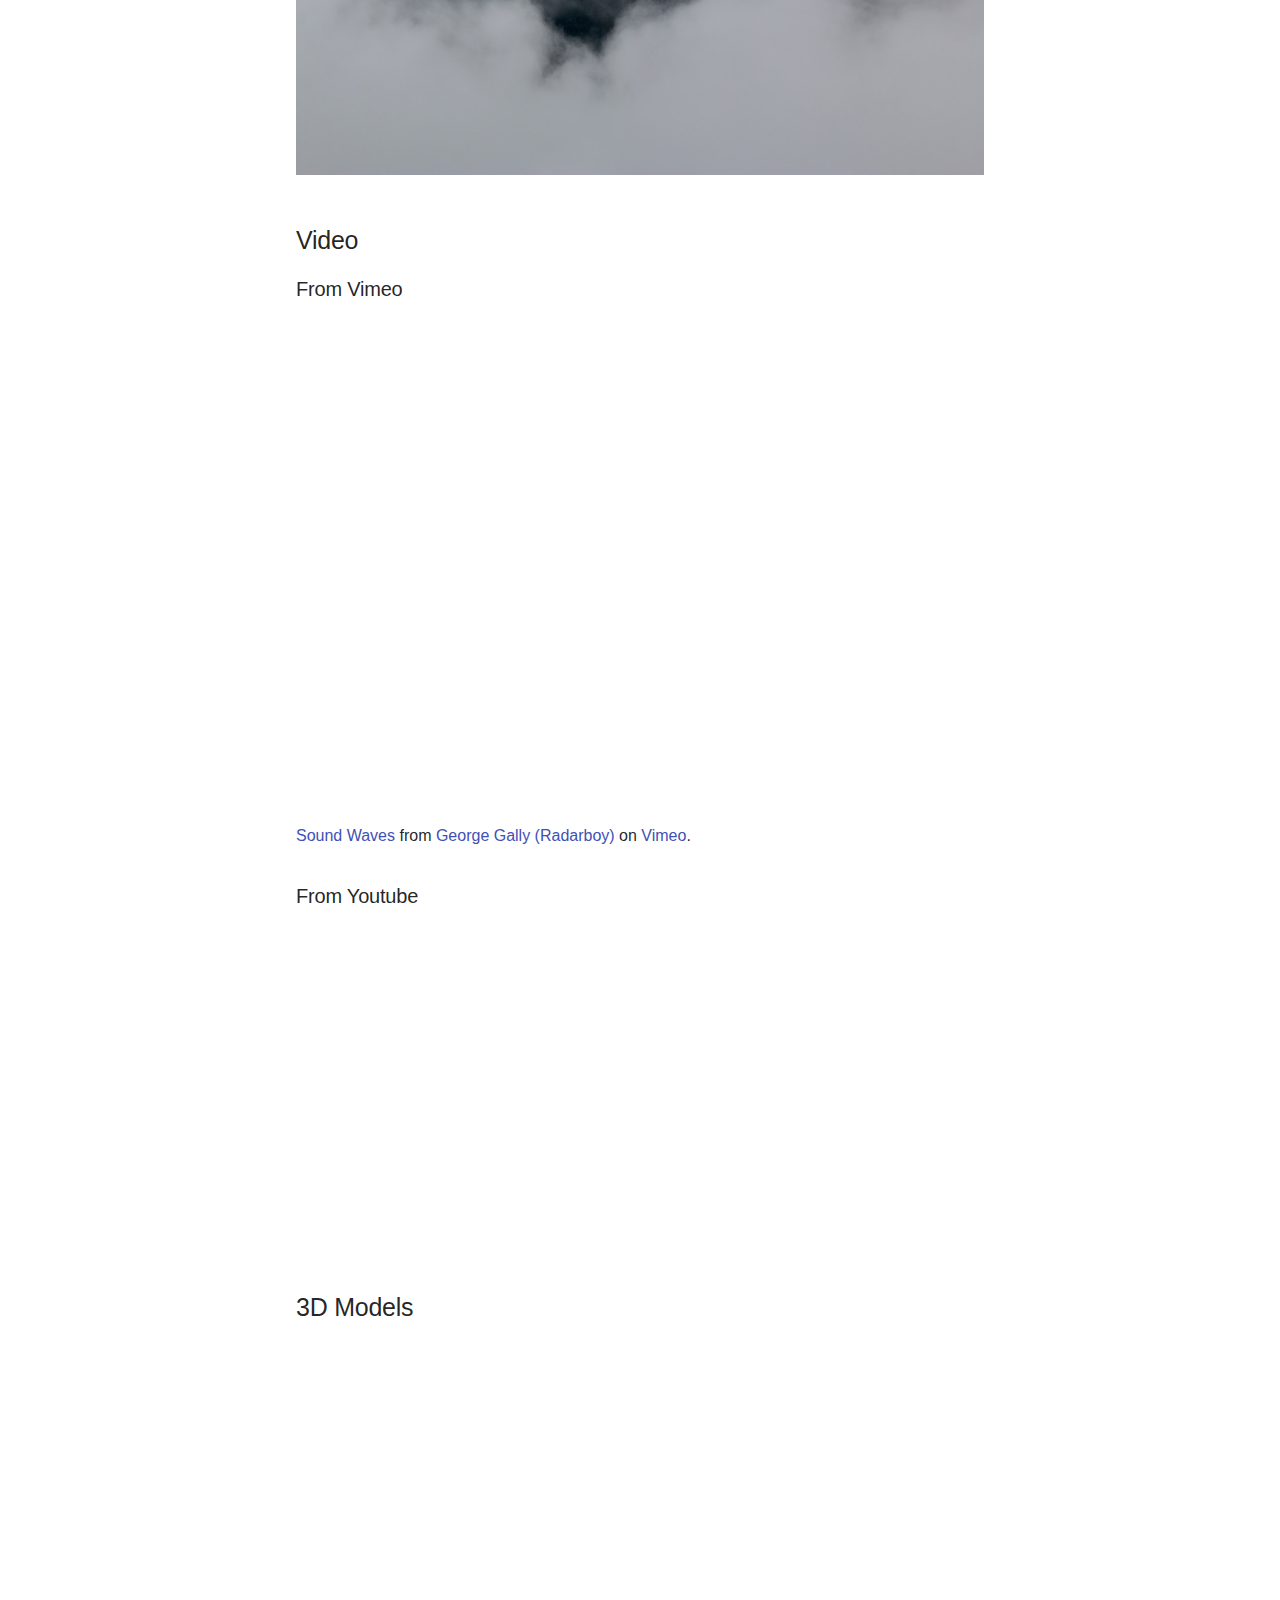
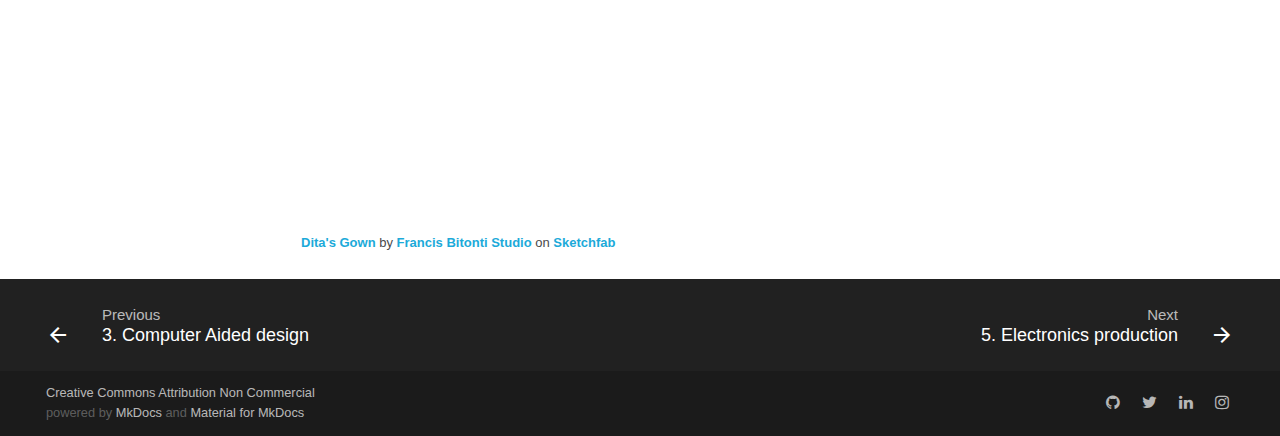
<file: old/assignments/week04/index.html>
<!doctype html>
<html lang="en" class="no-js">
  <head>
    
      <meta charset="utf-8">
      <meta name="viewport" content="width=device-width,initial-scale=1">
      <meta http-equiv="x-ua-compatible" content="ie=edge">
      
        <meta name="description" content="My Fabacademy site">
      
      
      
        <meta name="author" content="Maharshi Solanki">
      
      
        <meta name="lang:clipboard.copy" content="Copy to clipboard">
      
        <meta name="lang:clipboard.copied" content="Copied to clipboard">
      
        <meta name="lang:search.language" content="en">
      
        <meta name="lang:search.pipeline.stopwords" content="True">
      
        <meta name="lang:search.pipeline.trimmer" content="True">
      
        <meta name="lang:search.result.none" content="No matching documents">
      
        <meta name="lang:search.result.one" content="1 matching document">
      
        <meta name="lang:search.result.other" content="# matching documents">
      
        <meta name="lang:search.tokenizer" content="[\s\-]+">
      
      <link rel="shortcut icon" href="../../assets/images/favicon.png">
      <meta name="generator" content="mkdocs-1.0.4, mkdocs-material-3.2.0">
    
    
      
        <title>4. Computer controlled cutting - Maharshi Solanki</title>
      
    
    
      <link rel="stylesheet" href="../../assets/stylesheets/application.572ca0f0.css">
      
        <link rel="stylesheet" href="../../assets/stylesheets/application-palette.22915126.css">
      
      
        
        
        <meta name="theme-color" content="">
      
    
    
      <script src="../../assets/javascripts/modernizr.8c900955.js"></script>
    
    
      
    
    <link rel="stylesheet" href="../../assets/fonts/material-icons.css">
    
    
    
  </head>
  
    
    
    <body dir="ltr" data-md-color-primary="deep" data-md-color-accent="indigo">
  
    <svg class="md-svg">
      <defs>
        
        
      </defs>
    </svg>
    <input class="md-toggle" data-md-toggle="drawer" type="checkbox" id="__drawer" autocomplete="off">
    <input class="md-toggle" data-md-toggle="search" type="checkbox" id="__search" autocomplete="off">
    <label class="md-overlay" data-md-component="overlay" for="__drawer"></label>
    
      <a href="#4-computer-controlled-cutting" tabindex="1" class="md-skip">
        Skip to content
      </a>
    
    
      <header class="md-header" data-md-component="header">
  <nav class="md-header-nav md-grid">
    <div class="md-flex">
      <div class="md-flex__cell md-flex__cell--shrink">
        <a href="../.." title="Maharshi Solanki" class="md-header-nav__button md-logo">
          
            <i class="md-icon"></i>
          
        </a>
      </div>
      <div class="md-flex__cell md-flex__cell--shrink">
        <label class="md-icon md-icon--menu md-header-nav__button" for="__drawer"></label>
      </div>
      <div class="md-flex__cell md-flex__cell--stretch">
        <div class="md-flex__ellipsis md-header-nav__title" data-md-component="title">
          
            
              <span class="md-header-nav__topic">
                Maharshi Solanki
              </span>
              <span class="md-header-nav__topic">
                4. Computer controlled cutting
              </span>
            
          
        </div>
      </div>
      <div class="md-flex__cell md-flex__cell--shrink">
        
          
            <label class="md-icon md-icon--search md-header-nav__button" for="__search"></label>
            
<div class="md-search" data-md-component="search" role="dialog">
  <label class="md-search__overlay" for="__search"></label>
  <div class="md-search__inner" role="search">
    <form class="md-search__form" name="search">
      <input type="text" class="md-search__input" name="query" placeholder="Search" autocapitalize="off" autocorrect="off" autocomplete="off" spellcheck="false" data-md-component="query" data-md-state="active">
      <label class="md-icon md-search__icon" for="__search"></label>
      <button type="reset" class="md-icon md-search__icon" data-md-component="reset" tabindex="-1">
        &#xE5CD;
      </button>
    </form>
    <div class="md-search__output">
      <div class="md-search__scrollwrap" data-md-scrollfix>
        <div class="md-search-result" data-md-component="result">
          <div class="md-search-result__meta">
            Type to start searching
          </div>
          <ol class="md-search-result__list"></ol>
        </div>
      </div>
    </div>
  </div>
</div>
          
        
      </div>
      
    </div>
  </nav>
</header>
    
    <div class="md-container">
      
        
      
      
        

  

<nav class="md-tabs md-tabs--active" data-md-component="tabs">
  <div class="md-tabs__inner md-grid">
    <ul class="md-tabs__list">
      
        
  <li class="md-tabs__item">
    
      <a href="../.." title="Home" class="md-tabs__link">
        Home
      </a>
    
  </li>

      
        
  
  
    <li class="md-tabs__item">
      
        <a href="../../about/" title="About" class="md-tabs__link">
          About
        </a>
      
    </li>
  

      
        
  
  
    <li class="md-tabs__item">
      
        <a href="../week01/" title="Assignments" class="md-tabs__link md-tabs__link--active">
          Assignments
        </a>
      
    </li>
  

      
        
  
  
    <li class="md-tabs__item">
      
        <a href="../../projects/final-project/" title="Projects" class="md-tabs__link">
          Projects
        </a>
      
    </li>
  

      
        
  
  
    <li class="md-tabs__item">
      
        <a href="../../track/progress/" title="Track" class="md-tabs__link">
          Track
        </a>
      
    </li>
  

      
    </ul>
  </div>
</nav>
      
      <main class="md-main">
        <div class="md-main__inner md-grid" data-md-component="container">
          
            
              <div class="md-sidebar md-sidebar--primary" data-md-component="navigation">
                <div class="md-sidebar__scrollwrap">
                  <div class="md-sidebar__inner">
                    <nav class="md-nav md-nav--primary" data-md-level="0">
  <label class="md-nav__title md-nav__title--site" for="__drawer">
    <a href="../.." title="Maharshi Solanki" class="md-nav__button md-logo">
      
        <i class="md-icon"></i>
      
    </a>
    Maharshi Solanki
  </label>
  
  <ul class="md-nav__list" data-md-scrollfix>
    
      
      
      


  <li class="md-nav__item">
    <a href="../.." title="Home" class="md-nav__link">
      Home
    </a>
  </li>

    
      
      
      


  <li class="md-nav__item md-nav__item--nested">
    
      <input class="md-toggle md-nav__toggle" data-md-toggle="nav-2" type="checkbox" id="nav-2">
    
    <label class="md-nav__link" for="nav-2">
      About
    </label>
    <nav class="md-nav" data-md-component="collapsible" data-md-level="1">
      <label class="md-nav__title" for="nav-2">
        About
      </label>
      <ul class="md-nav__list" data-md-scrollfix>
        
        
          
          
          


  <li class="md-nav__item">
    <a href="../../about/" title="About me" class="md-nav__link">
      About me
    </a>
  </li>

        
          
          
          


  <li class="md-nav__item">
    <a href="../../about/agreement/" title="Student Agreement" class="md-nav__link">
      Student Agreement
    </a>
  </li>

        
      </ul>
    </nav>
  </li>

    
      
      
      

  


  <li class="md-nav__item md-nav__item--active md-nav__item--nested">
    
      <input class="md-toggle md-nav__toggle" data-md-toggle="nav-3" type="checkbox" id="nav-3" checked>
    
    <label class="md-nav__link" for="nav-3">
      Assignments
    </label>
    <nav class="md-nav" data-md-component="collapsible" data-md-level="1">
      <label class="md-nav__title" for="nav-3">
        Assignments
      </label>
      <ul class="md-nav__list" data-md-scrollfix>
        
        
          
          
          


  <li class="md-nav__item">
    <a href="../week01/" title="1. Principles and practices" class="md-nav__link">
      1. Principles and practices
    </a>
  </li>

        
          
          
          


  <li class="md-nav__item">
    <a href="../week02/" title="2. Project management" class="md-nav__link">
      2. Project management
    </a>
  </li>

        
          
          
          


  <li class="md-nav__item">
    <a href="../week03/" title="3. Computer Aided design" class="md-nav__link">
      3. Computer Aided design
    </a>
  </li>

        
          
          
          

  


  <li class="md-nav__item md-nav__item--active">
    
    <input class="md-toggle md-nav__toggle" data-md-toggle="toc" type="checkbox" id="__toc">
    
      
    
    
      <label class="md-nav__link md-nav__link--active" for="__toc">
        4. Computer controlled cutting
      </label>
    
    <a href="./" title="4. Computer controlled cutting" class="md-nav__link md-nav__link--active">
      4. Computer controlled cutting
    </a>
    
      
<nav class="md-nav md-nav--secondary">
  
  
    
  
  
    <label class="md-nav__title" for="__toc">Table of contents</label>
    <ul class="md-nav__list" data-md-scrollfix>
      
        <li class="md-nav__item">
  <a href="#research" title="Research" class="md-nav__link">
    Research
  </a>
  
</li>
      
        <li class="md-nav__item">
  <a href="#useful-links" title="Useful links" class="md-nav__link">
    Useful links
  </a>
  
</li>
      
        <li class="md-nav__item">
  <a href="#code-example" title="Code Example" class="md-nav__link">
    Code Example
  </a>
  
</li>
      
        <li class="md-nav__item">
  <a href="#gallery" title="Gallery" class="md-nav__link">
    Gallery
  </a>
  
</li>
      
        <li class="md-nav__item">
  <a href="#video" title="Video" class="md-nav__link">
    Video
  </a>
  
    <nav class="md-nav">
      <ul class="md-nav__list">
        
          <li class="md-nav__item">
  <a href="#from-vimeo" title="From Vimeo" class="md-nav__link">
    From Vimeo
  </a>
  
</li>
        
          <li class="md-nav__item">
  <a href="#from-youtube" title="From Youtube" class="md-nav__link">
    From Youtube
  </a>
  
</li>
        
      </ul>
    </nav>
  
</li>
      
        <li class="md-nav__item">
  <a href="#3d-models" title="3D Models" class="md-nav__link">
    3D Models
  </a>
  
</li>
      
      
      
      
      
    </ul>
  
</nav>
    
  </li>

        
          
          
          


  <li class="md-nav__item">
    <a href="../week05/" title="5. Electronics production" class="md-nav__link">
      5. Electronics production
    </a>
  </li>

        
          
          
          


  <li class="md-nav__item">
    <a href="../week06/" title="6. 3D Scanning and printing" class="md-nav__link">
      6. 3D Scanning and printing
    </a>
  </li>

        
          
          
          


  <li class="md-nav__item">
    <a href="../week07/" title="7. Electronics design" class="md-nav__link">
      7. Electronics design
    </a>
  </li>

        
          
          
          


  <li class="md-nav__item">
    <a href="../week08/" title="8. Computer controlled machining" class="md-nav__link">
      8. Computer controlled machining
    </a>
  </li>

        
          
          
          


  <li class="md-nav__item">
    <a href="../week09/" title="9. Embedded programming" class="md-nav__link">
      9. Embedded programming
    </a>
  </li>

        
          
          
          


  <li class="md-nav__item">
    <a href="../week10/" title="10. Molding and casting" class="md-nav__link">
      10. Molding and casting
    </a>
  </li>

        
          
          
          


  <li class="md-nav__item">
    <a href="../week11/" title="11. Input devices" class="md-nav__link">
      11. Input devices
    </a>
  </li>

        
          
          
          


  <li class="md-nav__item">
    <a href="../week12/" title="12. Output devices" class="md-nav__link">
      12. Output devices
    </a>
  </li>

        
          
          
          


  <li class="md-nav__item">
    <a href="../week13/" title="13. Applications and implications" class="md-nav__link">
      13. Applications and implications
    </a>
  </li>

        
          
          
          


  <li class="md-nav__item">
    <a href="../week14/" title="14. Networking and communications" class="md-nav__link">
      14. Networking and communications
    </a>
  </li>

        
          
          
          


  <li class="md-nav__item">
    <a href="../week15/" title="15. Mechanical design" class="md-nav__link">
      15. Mechanical design
    </a>
  </li>

        
          
          
          


  <li class="md-nav__item">
    <a href="../week16/" title="16. Interface and application programming" class="md-nav__link">
      16. Interface and application programming
    </a>
  </li>

        
          
          
          


  <li class="md-nav__item">
    <a href="../week17/" title="17. Machine design" class="md-nav__link">
      17. Machine design
    </a>
  </li>

        
          
          
          


  <li class="md-nav__item">
    <a href="../week18/" title="18. Wildcard week" class="md-nav__link">
      18. Wildcard week
    </a>
  </li>

        
          
          
          


  <li class="md-nav__item">
    <a href="../week19/" title="19. Invention, intellectual property and income" class="md-nav__link">
      19. Invention, intellectual property and income
    </a>
  </li>

        
          
          
          


  <li class="md-nav__item">
    <a href="../week20/" title="20. Project development" class="md-nav__link">
      20. Project development
    </a>
  </li>

        
      </ul>
    </nav>
  </li>

    
      
      
      


  <li class="md-nav__item md-nav__item--nested">
    
      <input class="md-toggle md-nav__toggle" data-md-toggle="nav-4" type="checkbox" id="nav-4">
    
    <label class="md-nav__link" for="nav-4">
      Projects
    </label>
    <nav class="md-nav" data-md-component="collapsible" data-md-level="1">
      <label class="md-nav__title" for="nav-4">
        Projects
      </label>
      <ul class="md-nav__list" data-md-scrollfix>
        
        
          
          
          


  <li class="md-nav__item">
    <a href="../../projects/final-project/" title="Final Project" class="md-nav__link">
      Final Project
    </a>
  </li>

        
          
          
          


  <li class="md-nav__item">
    <a href="../../projects/sample-project/" title="Another project" class="md-nav__link">
      Another project
    </a>
  </li>

        
      </ul>
    </nav>
  </li>

    
      
      
      


  <li class="md-nav__item md-nav__item--nested">
    
      <input class="md-toggle md-nav__toggle" data-md-toggle="nav-5" type="checkbox" id="nav-5">
    
    <label class="md-nav__link" for="nav-5">
      Track
    </label>
    <nav class="md-nav" data-md-component="collapsible" data-md-level="1">
      <label class="md-nav__title" for="nav-5">
        Track
      </label>
      <ul class="md-nav__list" data-md-scrollfix>
        
        
          
          
          


  <li class="md-nav__item">
    <a href="../../track/progress/" title="Track Progress" class="md-nav__link">
      Track Progress
    </a>
  </li>

        
      </ul>
    </nav>
  </li>

    
  </ul>
</nav>
                  </div>
                </div>
              </div>
            
            
              <div class="md-sidebar md-sidebar--secondary" data-md-component="toc">
                <div class="md-sidebar__scrollwrap">
                  <div class="md-sidebar__inner">
                    
<nav class="md-nav md-nav--secondary">
  
  
    
  
  
    <label class="md-nav__title" for="__toc">Table of contents</label>
    <ul class="md-nav__list" data-md-scrollfix>
      
        <li class="md-nav__item">
  <a href="#research" title="Research" class="md-nav__link">
    Research
  </a>
  
</li>
      
        <li class="md-nav__item">
  <a href="#useful-links" title="Useful links" class="md-nav__link">
    Useful links
  </a>
  
</li>
      
        <li class="md-nav__item">
  <a href="#code-example" title="Code Example" class="md-nav__link">
    Code Example
  </a>
  
</li>
      
        <li class="md-nav__item">
  <a href="#gallery" title="Gallery" class="md-nav__link">
    Gallery
  </a>
  
</li>
      
        <li class="md-nav__item">
  <a href="#video" title="Video" class="md-nav__link">
    Video
  </a>
  
    <nav class="md-nav">
      <ul class="md-nav__list">
        
          <li class="md-nav__item">
  <a href="#from-vimeo" title="From Vimeo" class="md-nav__link">
    From Vimeo
  </a>
  
</li>
        
          <li class="md-nav__item">
  <a href="#from-youtube" title="From Youtube" class="md-nav__link">
    From Youtube
  </a>
  
</li>
        
      </ul>
    </nav>
  
</li>
      
        <li class="md-nav__item">
  <a href="#3d-models" title="3D Models" class="md-nav__link">
    3D Models
  </a>
  
</li>
      
      
      
      
      
    </ul>
  
</nav>
                  </div>
                </div>
              </div>
            
          
          <div class="md-content">
            <article class="md-content__inner md-typeset">
              
                
                
                <h1 id="4-computer-controlled-cutting">4. Computer controlled cutting<a class="headerlink" href="#4-computer-controlled-cutting" title="Permanent link">&para;</a></h1>
<p>This week I worked on defining my final project idea and started to getting used to the documentation process.</p>
<h2 id="research">Research<a class="headerlink" href="#research" title="Permanent link">&para;</a></h2>
<p>&ldquo;Lorem ipsum dolor sit amet, consectetur adipiscing elit, sed do eiusmod tempor incididunt ut labore et dolore magna aliqua. Ut enim ad minim veniam, quis nostrud exercitation ullamco laboris nisi ut aliquip ex ea commodo consequat. Duis aute irure dolor in reprehenderit in voluptate velit esse cillum dolore eu fugiat nulla pariatur. Excepteur sint occaecat cupidatat non proident, sunt in culpa qui officia deserunt mollit anim id est laborum.&rdquo;</p>
<blockquote>
<p>&ldquo;Lorem ipsum dolor sit amet, consectetur adipiscing elit, sed do eiusmod tempor incididunt ut labore et dolore magna aliqua. Ut enim ad minim veniam, quis nostrud exercitation ullamco laboris nisi ut aliquip ex ea commodo consequat. Duis aute irure dolor in reprehenderit in voluptate velit esse cillum dolore eu fugiat nulla pariatur. Excepteur sint occaecat cupidatat non proident, sunt in culpa qui officia deserunt mollit anim id est laborum.&rdquo;</p>
</blockquote>
<h2 id="useful-links">Useful links<a class="headerlink" href="#useful-links" title="Permanent link">&para;</a></h2>
<ul>
<li><a href="http://jekyll.org">Jekyll</a></li>
<li><a href="http://google.com">Google</a></li>
<li><a href="https://en.wikipedia.org/wiki/Markdown">Markdown</a></li>
</ul>
<h2 id="code-example">Code Example<a class="headerlink" href="#code-example" title="Permanent link">&para;</a></h2>
<p>Use the three backticks to separate code.</p>
<div class="codehilite"><pre><span></span>// the setup function runs once when you press reset or power the board
void setup() {
  // initialize digital pin LED_BUILTIN as an output.
  pinMode(LED_BUILTIN, OUTPUT);
}

// the loop function runs over and over again forever
void loop() {
  digitalWrite(LED_BUILTIN, HIGH);   // turn the LED on (HIGH is the voltage level)
  delay(1000);                       // wait for a second
  digitalWrite(LED_BUILTIN, LOW);    // turn the LED off by making the voltage LOW
  delay(1000);                       // wait for a second
}
</pre></div>


<h2 id="gallery">Gallery<a class="headerlink" href="#gallery" title="Permanent link">&para;</a></h2>
<p><img alt="" src="../../images/sample-photo.jpg" /></p>
<h2 id="video">Video<a class="headerlink" href="#video" title="Permanent link">&para;</a></h2>
<h3 id="from-vimeo">From Vimeo<a class="headerlink" href="#from-vimeo" title="Permanent link">&para;</a></h3>
<iframe src="https://player.vimeo.com/video/10048961" width="640" height="480" frameborder="0" webkitallowfullscreen mozallowfullscreen allowfullscreen></iframe>

<p><a href="https://vimeo.com/10048961">Sound Waves</a> from <a href="https://vimeo.com/radarboy">George Gally (Radarboy)</a> on <a href="https://vimeo.com">Vimeo</a>.</p>

<h3 id="from-youtube">From Youtube<a class="headerlink" href="#from-youtube" title="Permanent link">&para;</a></h3>
<iframe width="560" height="315" src="https://www.youtube.com/embed/jjNgJFemlC4" frameborder="0" allow="autoplay; encrypted-media" allowfullscreen></iframe>

<h2 id="3d-models">3D Models<a class="headerlink" href="#3d-models" title="Permanent link">&para;</a></h2>
<div class="sketchfab-embed-wrapper"><iframe width="640" height="480" src="https://sketchfab.com/models/658c8f8a2f3042c3ad7bdedd83f1c915/embed" frameborder="0" allow="autoplay; fullscreen; vr" mozallowfullscreen="true" webkitallowfullscreen="true"></iframe>

<p style="font-size: 13px; font-weight: normal; margin: 5px; color: #4A4A4A;">
    <a href="https://sketchfab.com/models/658c8f8a2f3042c3ad7bdedd83f1c915?utm_medium=embed&utm_source=website&utm_campaign=share-popup" target="_blank" style="font-weight: bold; color: #1CAAD9;">Dita&#39;s Gown</a>
    by <a href="https://sketchfab.com/francisbitontistudio?utm_medium=embed&utm_source=website&utm_campaign=share-popup" target="_blank" style="font-weight: bold; color: #1CAAD9;">Francis Bitonti Studio</a>
    on <a href="https://sketchfab.com?utm_medium=embed&utm_source=website&utm_campaign=share-popup" target="_blank" style="font-weight: bold; color: #1CAAD9;">Sketchfab</a>
</p>
</div>
                
                  
                
              
              
                


              
            </article>
          </div>
        </div>
      </main>
      
        
<footer class="md-footer">
  
    <div class="md-footer-nav">
      <nav class="md-footer-nav__inner md-grid">
        
          <a href="../week03/" title="3. Computer Aided design" class="md-flex md-footer-nav__link md-footer-nav__link--prev" rel="prev">
            <div class="md-flex__cell md-flex__cell--shrink">
              <i class="md-icon md-icon--arrow-back md-footer-nav__button"></i>
            </div>
            <div class="md-flex__cell md-flex__cell--stretch md-footer-nav__title">
              <span class="md-flex__ellipsis">
                <span class="md-footer-nav__direction">
                  Previous
                </span>
                3. Computer Aided design
              </span>
            </div>
          </a>
        
        
          <a href="../week05/" title="5. Electronics production" class="md-flex md-footer-nav__link md-footer-nav__link--next" rel="next">
            <div class="md-flex__cell md-flex__cell--stretch md-footer-nav__title">
              <span class="md-flex__ellipsis">
                <span class="md-footer-nav__direction">
                  Next
                </span>
                5. Electronics production
              </span>
            </div>
            <div class="md-flex__cell md-flex__cell--shrink">
              <i class="md-icon md-icon--arrow-forward md-footer-nav__button"></i>
            </div>
          </a>
        
      </nav>
    </div>
  
  <div class="md-footer-meta md-typeset">
    <div class="md-footer-meta__inner md-grid">
      <div class="md-footer-copyright">
        
          <div class="md-footer-copyright__highlight">
            Creative Commons Attribution Non Commercial
          </div>
        
        powered by
        <a href="https://www.mkdocs.org">MkDocs</a>
        and
        <a href="https://squidfunk.github.io/mkdocs-material/">
          Material for MkDocs</a>
      </div>
      
        
  <div class="md-footer-social">
    <link rel="stylesheet" href="../../assets/fonts/font-awesome.css">
    
      <a href="https://github.com/academany" class="md-footer-social__link fa fa-github"></a>
    
      <a href="https://twitter.com/fabacademany" class="md-footer-social__link fa fa-twitter"></a>
    
      <a href="https://linkedin.com/in/academany" class="md-footer-social__link fa fa-linkedin"></a>
    
      <a href="https://instagram.com/fabacademany" class="md-footer-social__link fa fa-instagram"></a>
    
  </div>

      
    </div>
  </div>
</footer>
      
    </div>
    
      <script src="../../assets/javascripts/application.b41f3d20.js"></script>
      
      <script>app.initialize({version:"1.0.4",url:{base:"../.."}})</script>
      
    
    
      
    
  </body>
</html>
</file>
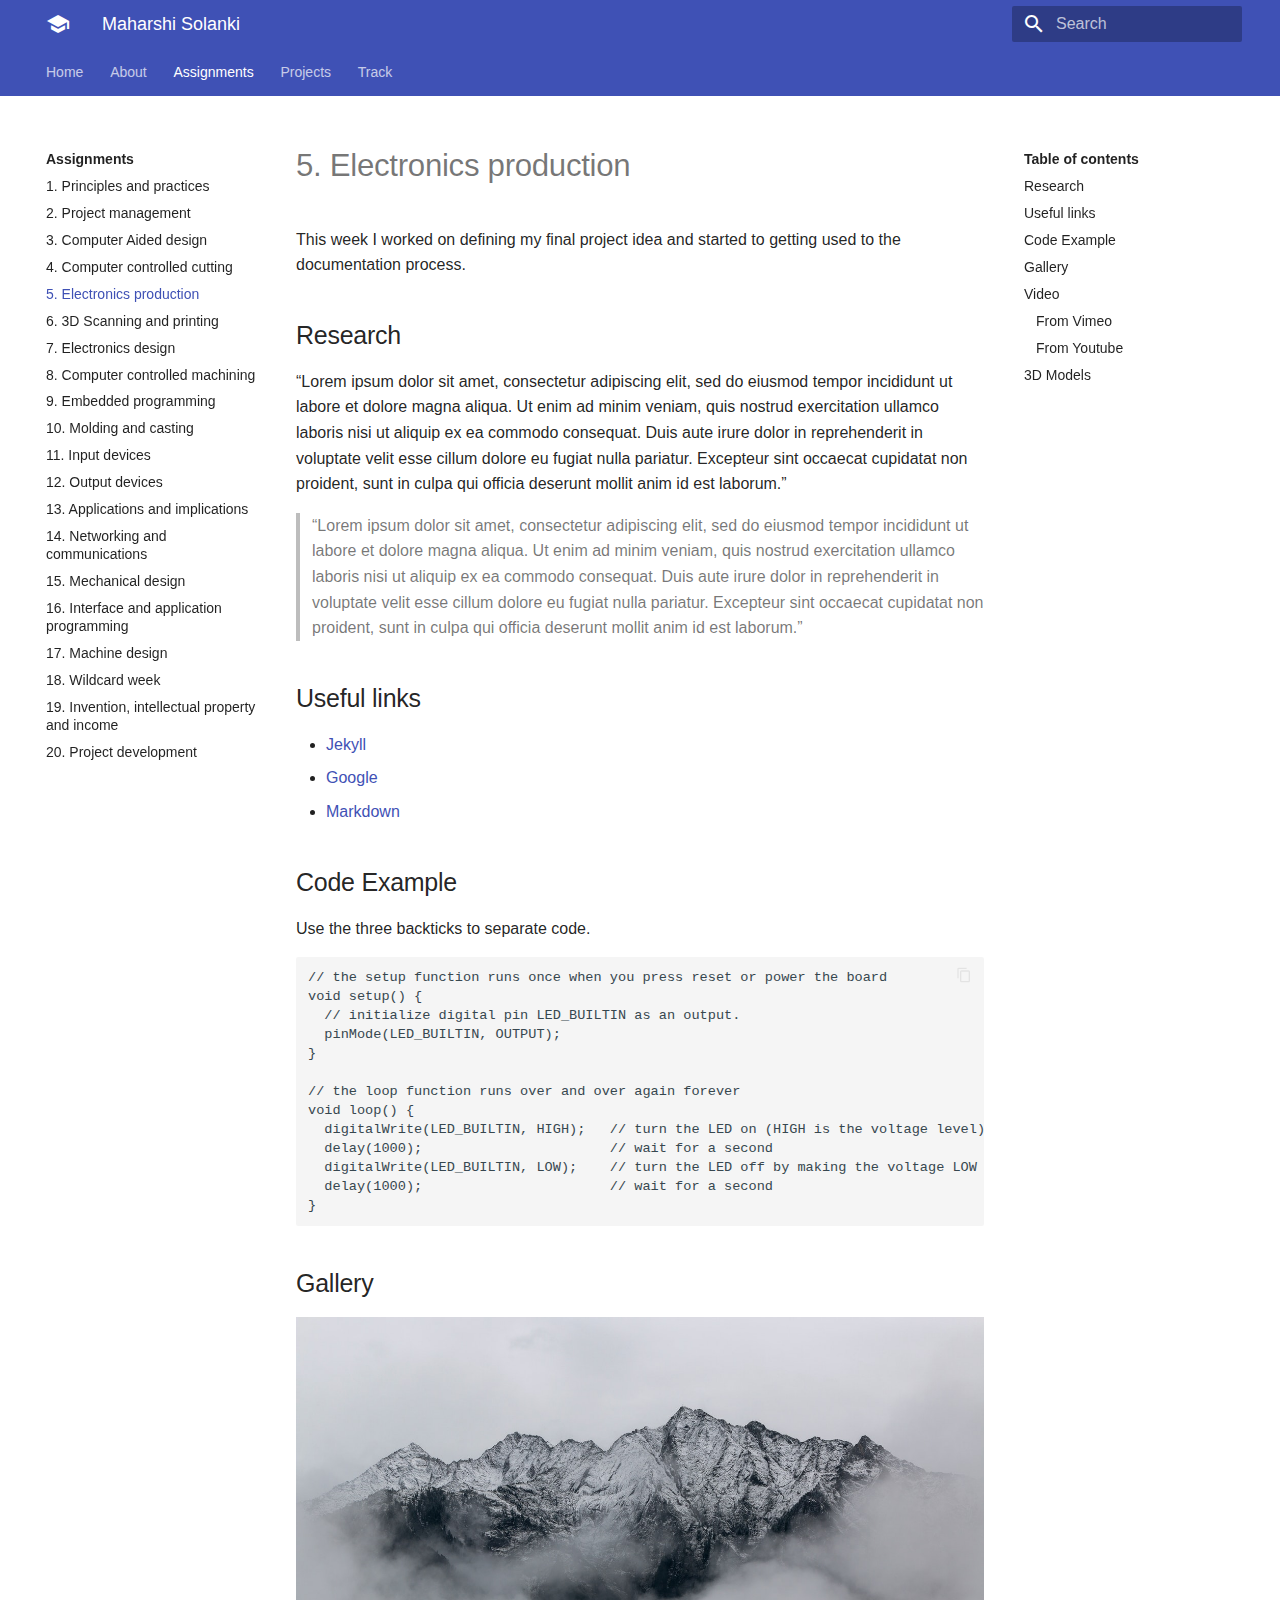
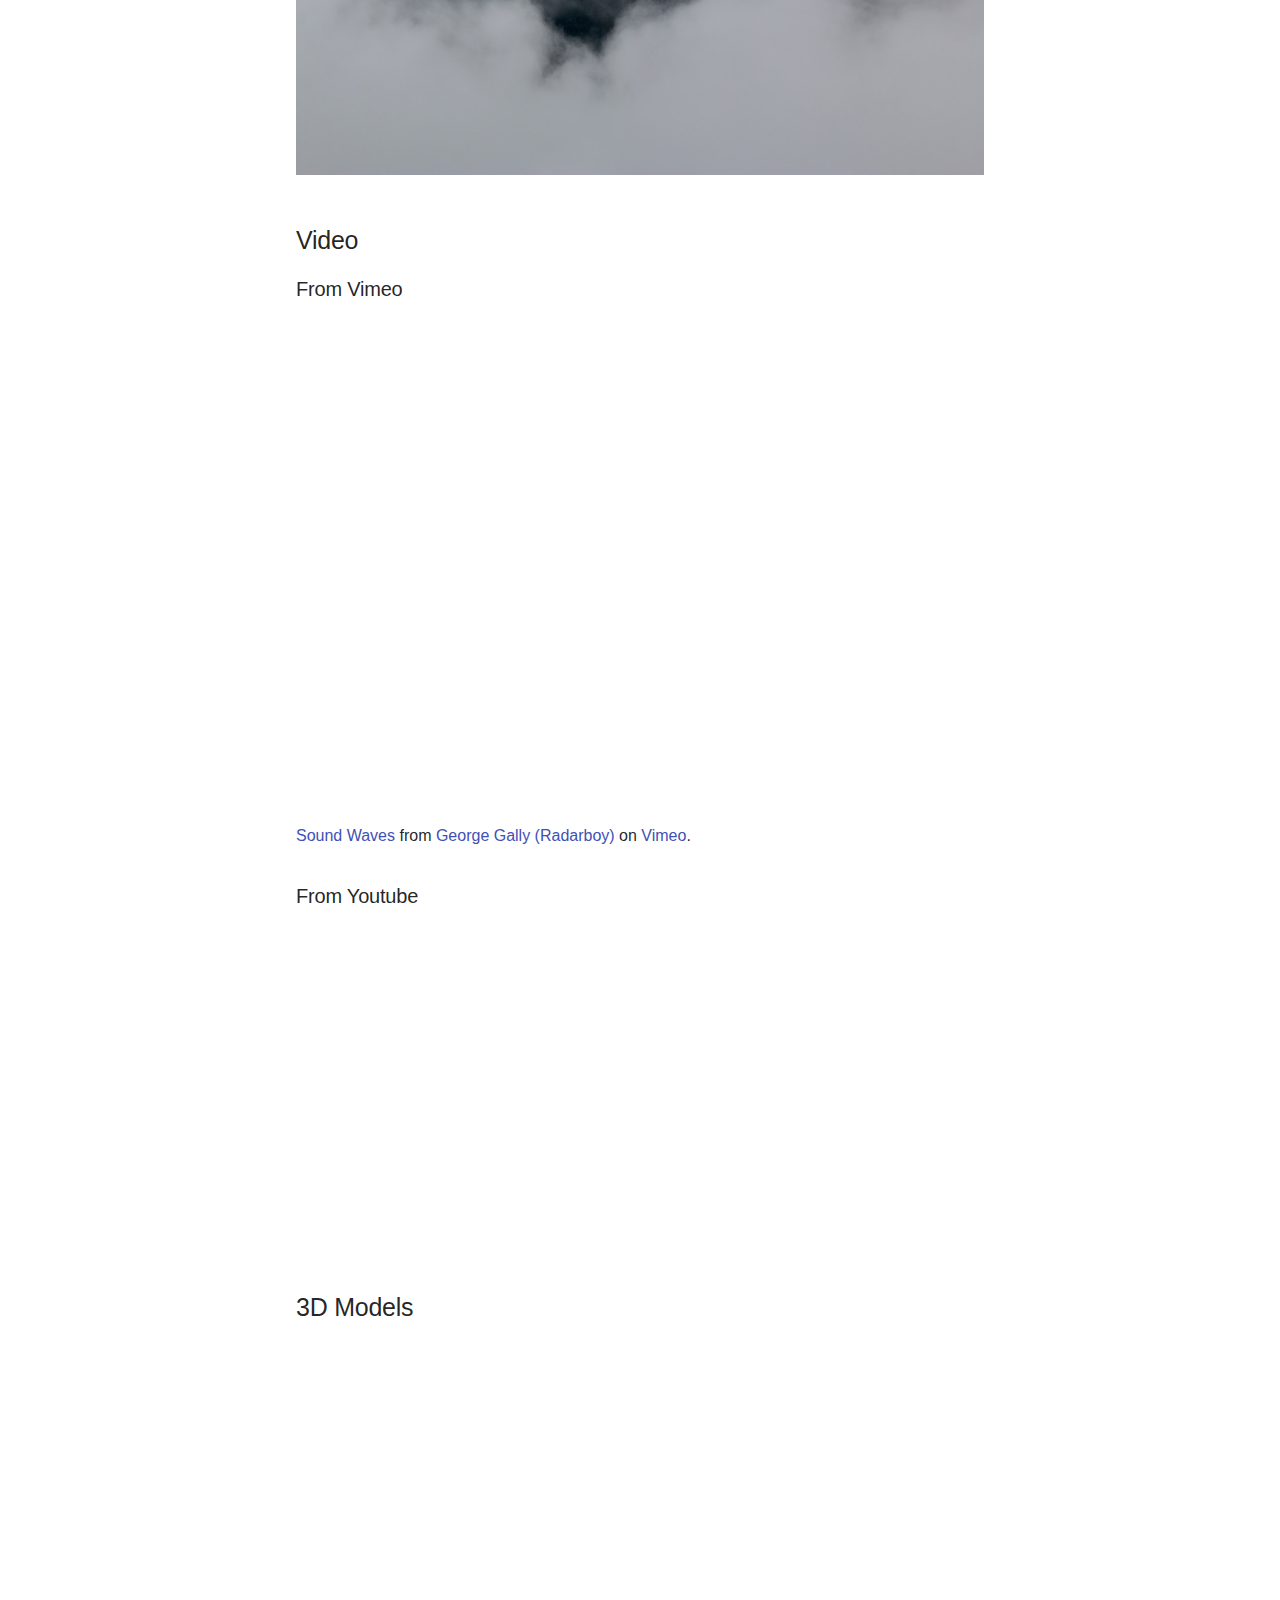
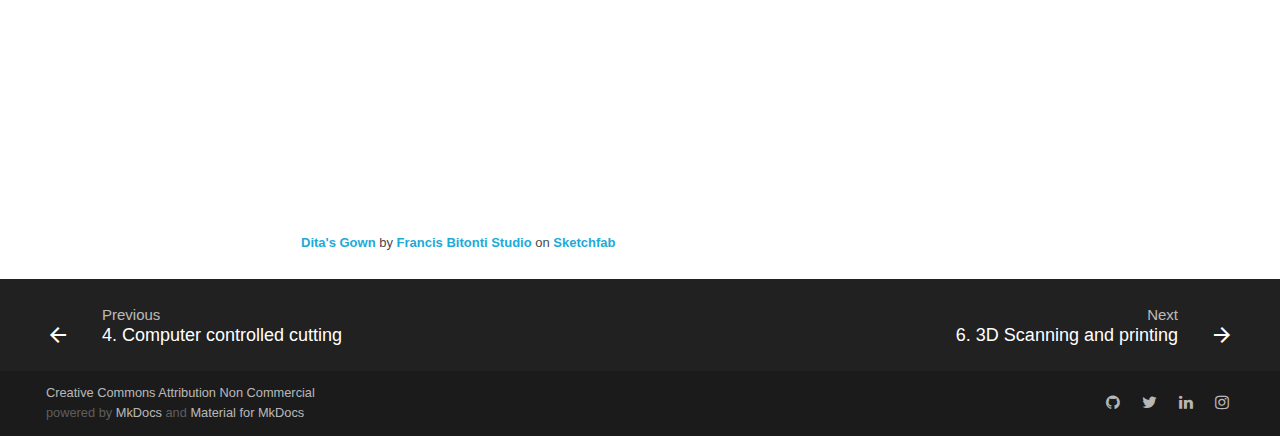
<file: old/assignments/week05/index.html>
<!doctype html>
<html lang="en" class="no-js">
  <head>
    
      <meta charset="utf-8">
      <meta name="viewport" content="width=device-width,initial-scale=1">
      <meta http-equiv="x-ua-compatible" content="ie=edge">
      
        <meta name="description" content="My Fabacademy site">
      
      
      
        <meta name="author" content="Maharshi Solanki">
      
      
        <meta name="lang:clipboard.copy" content="Copy to clipboard">
      
        <meta name="lang:clipboard.copied" content="Copied to clipboard">
      
        <meta name="lang:search.language" content="en">
      
        <meta name="lang:search.pipeline.stopwords" content="True">
      
        <meta name="lang:search.pipeline.trimmer" content="True">
      
        <meta name="lang:search.result.none" content="No matching documents">
      
        <meta name="lang:search.result.one" content="1 matching document">
      
        <meta name="lang:search.result.other" content="# matching documents">
      
        <meta name="lang:search.tokenizer" content="[\s\-]+">
      
      <link rel="shortcut icon" href="../../assets/images/favicon.png">
      <meta name="generator" content="mkdocs-1.0.4, mkdocs-material-3.2.0">
    
    
      
        <title>5. Electronics production - Maharshi Solanki</title>
      
    
    
      <link rel="stylesheet" href="../../assets/stylesheets/application.572ca0f0.css">
      
        <link rel="stylesheet" href="../../assets/stylesheets/application-palette.22915126.css">
      
      
        
        
        <meta name="theme-color" content="">
      
    
    
      <script src="../../assets/javascripts/modernizr.8c900955.js"></script>
    
    
      
    
    <link rel="stylesheet" href="../../assets/fonts/material-icons.css">
    
    
    
  </head>
  
    
    
    <body dir="ltr" data-md-color-primary="deep" data-md-color-accent="indigo">
  
    <svg class="md-svg">
      <defs>
        
        
      </defs>
    </svg>
    <input class="md-toggle" data-md-toggle="drawer" type="checkbox" id="__drawer" autocomplete="off">
    <input class="md-toggle" data-md-toggle="search" type="checkbox" id="__search" autocomplete="off">
    <label class="md-overlay" data-md-component="overlay" for="__drawer"></label>
    
      <a href="#5-electronics-production" tabindex="1" class="md-skip">
        Skip to content
      </a>
    
    
      <header class="md-header" data-md-component="header">
  <nav class="md-header-nav md-grid">
    <div class="md-flex">
      <div class="md-flex__cell md-flex__cell--shrink">
        <a href="../.." title="Maharshi Solanki" class="md-header-nav__button md-logo">
          
            <i class="md-icon"></i>
          
        </a>
      </div>
      <div class="md-flex__cell md-flex__cell--shrink">
        <label class="md-icon md-icon--menu md-header-nav__button" for="__drawer"></label>
      </div>
      <div class="md-flex__cell md-flex__cell--stretch">
        <div class="md-flex__ellipsis md-header-nav__title" data-md-component="title">
          
            
              <span class="md-header-nav__topic">
                Maharshi Solanki
              </span>
              <span class="md-header-nav__topic">
                5. Electronics production
              </span>
            
          
        </div>
      </div>
      <div class="md-flex__cell md-flex__cell--shrink">
        
          
            <label class="md-icon md-icon--search md-header-nav__button" for="__search"></label>
            
<div class="md-search" data-md-component="search" role="dialog">
  <label class="md-search__overlay" for="__search"></label>
  <div class="md-search__inner" role="search">
    <form class="md-search__form" name="search">
      <input type="text" class="md-search__input" name="query" placeholder="Search" autocapitalize="off" autocorrect="off" autocomplete="off" spellcheck="false" data-md-component="query" data-md-state="active">
      <label class="md-icon md-search__icon" for="__search"></label>
      <button type="reset" class="md-icon md-search__icon" data-md-component="reset" tabindex="-1">
        &#xE5CD;
      </button>
    </form>
    <div class="md-search__output">
      <div class="md-search__scrollwrap" data-md-scrollfix>
        <div class="md-search-result" data-md-component="result">
          <div class="md-search-result__meta">
            Type to start searching
          </div>
          <ol class="md-search-result__list"></ol>
        </div>
      </div>
    </div>
  </div>
</div>
          
        
      </div>
      
    </div>
  </nav>
</header>
    
    <div class="md-container">
      
        
      
      
        

  

<nav class="md-tabs md-tabs--active" data-md-component="tabs">
  <div class="md-tabs__inner md-grid">
    <ul class="md-tabs__list">
      
        
  <li class="md-tabs__item">
    
      <a href="../.." title="Home" class="md-tabs__link">
        Home
      </a>
    
  </li>

      
        
  
  
    <li class="md-tabs__item">
      
        <a href="../../about/" title="About" class="md-tabs__link">
          About
        </a>
      
    </li>
  

      
        
  
  
    <li class="md-tabs__item">
      
        <a href="../week01/" title="Assignments" class="md-tabs__link md-tabs__link--active">
          Assignments
        </a>
      
    </li>
  

      
        
  
  
    <li class="md-tabs__item">
      
        <a href="../../projects/final-project/" title="Projects" class="md-tabs__link">
          Projects
        </a>
      
    </li>
  

      
        
  
  
    <li class="md-tabs__item">
      
        <a href="../../track/progress/" title="Track" class="md-tabs__link">
          Track
        </a>
      
    </li>
  

      
    </ul>
  </div>
</nav>
      
      <main class="md-main">
        <div class="md-main__inner md-grid" data-md-component="container">
          
            
              <div class="md-sidebar md-sidebar--primary" data-md-component="navigation">
                <div class="md-sidebar__scrollwrap">
                  <div class="md-sidebar__inner">
                    <nav class="md-nav md-nav--primary" data-md-level="0">
  <label class="md-nav__title md-nav__title--site" for="__drawer">
    <a href="../.." title="Maharshi Solanki" class="md-nav__button md-logo">
      
        <i class="md-icon"></i>
      
    </a>
    Maharshi Solanki
  </label>
  
  <ul class="md-nav__list" data-md-scrollfix>
    
      
      
      


  <li class="md-nav__item">
    <a href="../.." title="Home" class="md-nav__link">
      Home
    </a>
  </li>

    
      
      
      


  <li class="md-nav__item md-nav__item--nested">
    
      <input class="md-toggle md-nav__toggle" data-md-toggle="nav-2" type="checkbox" id="nav-2">
    
    <label class="md-nav__link" for="nav-2">
      About
    </label>
    <nav class="md-nav" data-md-component="collapsible" data-md-level="1">
      <label class="md-nav__title" for="nav-2">
        About
      </label>
      <ul class="md-nav__list" data-md-scrollfix>
        
        
          
          
          


  <li class="md-nav__item">
    <a href="../../about/" title="About me" class="md-nav__link">
      About me
    </a>
  </li>

        
          
          
          


  <li class="md-nav__item">
    <a href="../../about/agreement/" title="Student Agreement" class="md-nav__link">
      Student Agreement
    </a>
  </li>

        
      </ul>
    </nav>
  </li>

    
      
      
      

  


  <li class="md-nav__item md-nav__item--active md-nav__item--nested">
    
      <input class="md-toggle md-nav__toggle" data-md-toggle="nav-3" type="checkbox" id="nav-3" checked>
    
    <label class="md-nav__link" for="nav-3">
      Assignments
    </label>
    <nav class="md-nav" data-md-component="collapsible" data-md-level="1">
      <label class="md-nav__title" for="nav-3">
        Assignments
      </label>
      <ul class="md-nav__list" data-md-scrollfix>
        
        
          
          
          


  <li class="md-nav__item">
    <a href="../week01/" title="1. Principles and practices" class="md-nav__link">
      1. Principles and practices
    </a>
  </li>

        
          
          
          


  <li class="md-nav__item">
    <a href="../week02/" title="2. Project management" class="md-nav__link">
      2. Project management
    </a>
  </li>

        
          
          
          


  <li class="md-nav__item">
    <a href="../week03/" title="3. Computer Aided design" class="md-nav__link">
      3. Computer Aided design
    </a>
  </li>

        
          
          
          


  <li class="md-nav__item">
    <a href="../week04/" title="4. Computer controlled cutting" class="md-nav__link">
      4. Computer controlled cutting
    </a>
  </li>

        
          
          
          

  


  <li class="md-nav__item md-nav__item--active">
    
    <input class="md-toggle md-nav__toggle" data-md-toggle="toc" type="checkbox" id="__toc">
    
      
    
    
      <label class="md-nav__link md-nav__link--active" for="__toc">
        5. Electronics production
      </label>
    
    <a href="./" title="5. Electronics production" class="md-nav__link md-nav__link--active">
      5. Electronics production
    </a>
    
      
<nav class="md-nav md-nav--secondary">
  
  
    
  
  
    <label class="md-nav__title" for="__toc">Table of contents</label>
    <ul class="md-nav__list" data-md-scrollfix>
      
        <li class="md-nav__item">
  <a href="#research" title="Research" class="md-nav__link">
    Research
  </a>
  
</li>
      
        <li class="md-nav__item">
  <a href="#useful-links" title="Useful links" class="md-nav__link">
    Useful links
  </a>
  
</li>
      
        <li class="md-nav__item">
  <a href="#code-example" title="Code Example" class="md-nav__link">
    Code Example
  </a>
  
</li>
      
        <li class="md-nav__item">
  <a href="#gallery" title="Gallery" class="md-nav__link">
    Gallery
  </a>
  
</li>
      
        <li class="md-nav__item">
  <a href="#video" title="Video" class="md-nav__link">
    Video
  </a>
  
    <nav class="md-nav">
      <ul class="md-nav__list">
        
          <li class="md-nav__item">
  <a href="#from-vimeo" title="From Vimeo" class="md-nav__link">
    From Vimeo
  </a>
  
</li>
        
          <li class="md-nav__item">
  <a href="#from-youtube" title="From Youtube" class="md-nav__link">
    From Youtube
  </a>
  
</li>
        
      </ul>
    </nav>
  
</li>
      
        <li class="md-nav__item">
  <a href="#3d-models" title="3D Models" class="md-nav__link">
    3D Models
  </a>
  
</li>
      
      
      
      
      
    </ul>
  
</nav>
    
  </li>

        
          
          
          


  <li class="md-nav__item">
    <a href="../week06/" title="6. 3D Scanning and printing" class="md-nav__link">
      6. 3D Scanning and printing
    </a>
  </li>

        
          
          
          


  <li class="md-nav__item">
    <a href="../week07/" title="7. Electronics design" class="md-nav__link">
      7. Electronics design
    </a>
  </li>

        
          
          
          


  <li class="md-nav__item">
    <a href="../week08/" title="8. Computer controlled machining" class="md-nav__link">
      8. Computer controlled machining
    </a>
  </li>

        
          
          
          


  <li class="md-nav__item">
    <a href="../week09/" title="9. Embedded programming" class="md-nav__link">
      9. Embedded programming
    </a>
  </li>

        
          
          
          


  <li class="md-nav__item">
    <a href="../week10/" title="10. Molding and casting" class="md-nav__link">
      10. Molding and casting
    </a>
  </li>

        
          
          
          


  <li class="md-nav__item">
    <a href="../week11/" title="11. Input devices" class="md-nav__link">
      11. Input devices
    </a>
  </li>

        
          
          
          


  <li class="md-nav__item">
    <a href="../week12/" title="12. Output devices" class="md-nav__link">
      12. Output devices
    </a>
  </li>

        
          
          
          


  <li class="md-nav__item">
    <a href="../week13/" title="13. Applications and implications" class="md-nav__link">
      13. Applications and implications
    </a>
  </li>

        
          
          
          


  <li class="md-nav__item">
    <a href="../week14/" title="14. Networking and communications" class="md-nav__link">
      14. Networking and communications
    </a>
  </li>

        
          
          
          


  <li class="md-nav__item">
    <a href="../week15/" title="15. Mechanical design" class="md-nav__link">
      15. Mechanical design
    </a>
  </li>

        
          
          
          


  <li class="md-nav__item">
    <a href="../week16/" title="16. Interface and application programming" class="md-nav__link">
      16. Interface and application programming
    </a>
  </li>

        
          
          
          


  <li class="md-nav__item">
    <a href="../week17/" title="17. Machine design" class="md-nav__link">
      17. Machine design
    </a>
  </li>

        
          
          
          


  <li class="md-nav__item">
    <a href="../week18/" title="18. Wildcard week" class="md-nav__link">
      18. Wildcard week
    </a>
  </li>

        
          
          
          


  <li class="md-nav__item">
    <a href="../week19/" title="19. Invention, intellectual property and income" class="md-nav__link">
      19. Invention, intellectual property and income
    </a>
  </li>

        
          
          
          


  <li class="md-nav__item">
    <a href="../week20/" title="20. Project development" class="md-nav__link">
      20. Project development
    </a>
  </li>

        
      </ul>
    </nav>
  </li>

    
      
      
      


  <li class="md-nav__item md-nav__item--nested">
    
      <input class="md-toggle md-nav__toggle" data-md-toggle="nav-4" type="checkbox" id="nav-4">
    
    <label class="md-nav__link" for="nav-4">
      Projects
    </label>
    <nav class="md-nav" data-md-component="collapsible" data-md-level="1">
      <label class="md-nav__title" for="nav-4">
        Projects
      </label>
      <ul class="md-nav__list" data-md-scrollfix>
        
        
          
          
          


  <li class="md-nav__item">
    <a href="../../projects/final-project/" title="Final Project" class="md-nav__link">
      Final Project
    </a>
  </li>

        
          
          
          


  <li class="md-nav__item">
    <a href="../../projects/sample-project/" title="Another project" class="md-nav__link">
      Another project
    </a>
  </li>

        
      </ul>
    </nav>
  </li>

    
      
      
      


  <li class="md-nav__item md-nav__item--nested">
    
      <input class="md-toggle md-nav__toggle" data-md-toggle="nav-5" type="checkbox" id="nav-5">
    
    <label class="md-nav__link" for="nav-5">
      Track
    </label>
    <nav class="md-nav" data-md-component="collapsible" data-md-level="1">
      <label class="md-nav__title" for="nav-5">
        Track
      </label>
      <ul class="md-nav__list" data-md-scrollfix>
        
        
          
          
          


  <li class="md-nav__item">
    <a href="../../track/progress/" title="Track Progress" class="md-nav__link">
      Track Progress
    </a>
  </li>

        
      </ul>
    </nav>
  </li>

    
  </ul>
</nav>
                  </div>
                </div>
              </div>
            
            
              <div class="md-sidebar md-sidebar--secondary" data-md-component="toc">
                <div class="md-sidebar__scrollwrap">
                  <div class="md-sidebar__inner">
                    
<nav class="md-nav md-nav--secondary">
  
  
    
  
  
    <label class="md-nav__title" for="__toc">Table of contents</label>
    <ul class="md-nav__list" data-md-scrollfix>
      
        <li class="md-nav__item">
  <a href="#research" title="Research" class="md-nav__link">
    Research
  </a>
  
</li>
      
        <li class="md-nav__item">
  <a href="#useful-links" title="Useful links" class="md-nav__link">
    Useful links
  </a>
  
</li>
      
        <li class="md-nav__item">
  <a href="#code-example" title="Code Example" class="md-nav__link">
    Code Example
  </a>
  
</li>
      
        <li class="md-nav__item">
  <a href="#gallery" title="Gallery" class="md-nav__link">
    Gallery
  </a>
  
</li>
      
        <li class="md-nav__item">
  <a href="#video" title="Video" class="md-nav__link">
    Video
  </a>
  
    <nav class="md-nav">
      <ul class="md-nav__list">
        
          <li class="md-nav__item">
  <a href="#from-vimeo" title="From Vimeo" class="md-nav__link">
    From Vimeo
  </a>
  
</li>
        
          <li class="md-nav__item">
  <a href="#from-youtube" title="From Youtube" class="md-nav__link">
    From Youtube
  </a>
  
</li>
        
      </ul>
    </nav>
  
</li>
      
        <li class="md-nav__item">
  <a href="#3d-models" title="3D Models" class="md-nav__link">
    3D Models
  </a>
  
</li>
      
      
      
      
      
    </ul>
  
</nav>
                  </div>
                </div>
              </div>
            
          
          <div class="md-content">
            <article class="md-content__inner md-typeset">
              
                
                
                <h1 id="5-electronics-production">5. Electronics production<a class="headerlink" href="#5-electronics-production" title="Permanent link">&para;</a></h1>
<p>This week I worked on defining my final project idea and started to getting used to the documentation process.</p>
<h2 id="research">Research<a class="headerlink" href="#research" title="Permanent link">&para;</a></h2>
<p>&ldquo;Lorem ipsum dolor sit amet, consectetur adipiscing elit, sed do eiusmod tempor incididunt ut labore et dolore magna aliqua. Ut enim ad minim veniam, quis nostrud exercitation ullamco laboris nisi ut aliquip ex ea commodo consequat. Duis aute irure dolor in reprehenderit in voluptate velit esse cillum dolore eu fugiat nulla pariatur. Excepteur sint occaecat cupidatat non proident, sunt in culpa qui officia deserunt mollit anim id est laborum.&rdquo;</p>
<blockquote>
<p>&ldquo;Lorem ipsum dolor sit amet, consectetur adipiscing elit, sed do eiusmod tempor incididunt ut labore et dolore magna aliqua. Ut enim ad minim veniam, quis nostrud exercitation ullamco laboris nisi ut aliquip ex ea commodo consequat. Duis aute irure dolor in reprehenderit in voluptate velit esse cillum dolore eu fugiat nulla pariatur. Excepteur sint occaecat cupidatat non proident, sunt in culpa qui officia deserunt mollit anim id est laborum.&rdquo;</p>
</blockquote>
<h2 id="useful-links">Useful links<a class="headerlink" href="#useful-links" title="Permanent link">&para;</a></h2>
<ul>
<li><a href="http://jekyll.org">Jekyll</a></li>
<li><a href="http://google.com">Google</a></li>
<li><a href="https://en.wikipedia.org/wiki/Markdown">Markdown</a></li>
</ul>
<h2 id="code-example">Code Example<a class="headerlink" href="#code-example" title="Permanent link">&para;</a></h2>
<p>Use the three backticks to separate code.</p>
<div class="codehilite"><pre><span></span>// the setup function runs once when you press reset or power the board
void setup() {
  // initialize digital pin LED_BUILTIN as an output.
  pinMode(LED_BUILTIN, OUTPUT);
}

// the loop function runs over and over again forever
void loop() {
  digitalWrite(LED_BUILTIN, HIGH);   // turn the LED on (HIGH is the voltage level)
  delay(1000);                       // wait for a second
  digitalWrite(LED_BUILTIN, LOW);    // turn the LED off by making the voltage LOW
  delay(1000);                       // wait for a second
}
</pre></div>


<h2 id="gallery">Gallery<a class="headerlink" href="#gallery" title="Permanent link">&para;</a></h2>
<p><img alt="" src="../../images/sample-photo.jpg" /></p>
<h2 id="video">Video<a class="headerlink" href="#video" title="Permanent link">&para;</a></h2>
<h3 id="from-vimeo">From Vimeo<a class="headerlink" href="#from-vimeo" title="Permanent link">&para;</a></h3>
<iframe src="https://player.vimeo.com/video/10048961" width="640" height="480" frameborder="0" webkitallowfullscreen mozallowfullscreen allowfullscreen></iframe>

<p><a href="https://vimeo.com/10048961">Sound Waves</a> from <a href="https://vimeo.com/radarboy">George Gally (Radarboy)</a> on <a href="https://vimeo.com">Vimeo</a>.</p>

<h3 id="from-youtube">From Youtube<a class="headerlink" href="#from-youtube" title="Permanent link">&para;</a></h3>
<iframe width="560" height="315" src="https://www.youtube.com/embed/jjNgJFemlC4" frameborder="0" allow="autoplay; encrypted-media" allowfullscreen></iframe>

<h2 id="3d-models">3D Models<a class="headerlink" href="#3d-models" title="Permanent link">&para;</a></h2>
<div class="sketchfab-embed-wrapper"><iframe width="640" height="480" src="https://sketchfab.com/models/658c8f8a2f3042c3ad7bdedd83f1c915/embed" frameborder="0" allow="autoplay; fullscreen; vr" mozallowfullscreen="true" webkitallowfullscreen="true"></iframe>

<p style="font-size: 13px; font-weight: normal; margin: 5px; color: #4A4A4A;">
    <a href="https://sketchfab.com/models/658c8f8a2f3042c3ad7bdedd83f1c915?utm_medium=embed&utm_source=website&utm_campaign=share-popup" target="_blank" style="font-weight: bold; color: #1CAAD9;">Dita&#39;s Gown</a>
    by <a href="https://sketchfab.com/francisbitontistudio?utm_medium=embed&utm_source=website&utm_campaign=share-popup" target="_blank" style="font-weight: bold; color: #1CAAD9;">Francis Bitonti Studio</a>
    on <a href="https://sketchfab.com?utm_medium=embed&utm_source=website&utm_campaign=share-popup" target="_blank" style="font-weight: bold; color: #1CAAD9;">Sketchfab</a>
</p>
</div>
                
                  
                
              
              
                


              
            </article>
          </div>
        </div>
      </main>
      
        
<footer class="md-footer">
  
    <div class="md-footer-nav">
      <nav class="md-footer-nav__inner md-grid">
        
          <a href="../week04/" title="4. Computer controlled cutting" class="md-flex md-footer-nav__link md-footer-nav__link--prev" rel="prev">
            <div class="md-flex__cell md-flex__cell--shrink">
              <i class="md-icon md-icon--arrow-back md-footer-nav__button"></i>
            </div>
            <div class="md-flex__cell md-flex__cell--stretch md-footer-nav__title">
              <span class="md-flex__ellipsis">
                <span class="md-footer-nav__direction">
                  Previous
                </span>
                4. Computer controlled cutting
              </span>
            </div>
          </a>
        
        
          <a href="../week06/" title="6. 3D Scanning and printing" class="md-flex md-footer-nav__link md-footer-nav__link--next" rel="next">
            <div class="md-flex__cell md-flex__cell--stretch md-footer-nav__title">
              <span class="md-flex__ellipsis">
                <span class="md-footer-nav__direction">
                  Next
                </span>
                6. 3D Scanning and printing
              </span>
            </div>
            <div class="md-flex__cell md-flex__cell--shrink">
              <i class="md-icon md-icon--arrow-forward md-footer-nav__button"></i>
            </div>
          </a>
        
      </nav>
    </div>
  
  <div class="md-footer-meta md-typeset">
    <div class="md-footer-meta__inner md-grid">
      <div class="md-footer-copyright">
        
          <div class="md-footer-copyright__highlight">
            Creative Commons Attribution Non Commercial
          </div>
        
        powered by
        <a href="https://www.mkdocs.org">MkDocs</a>
        and
        <a href="https://squidfunk.github.io/mkdocs-material/">
          Material for MkDocs</a>
      </div>
      
        
  <div class="md-footer-social">
    <link rel="stylesheet" href="../../assets/fonts/font-awesome.css">
    
      <a href="https://github.com/academany" class="md-footer-social__link fa fa-github"></a>
    
      <a href="https://twitter.com/fabacademany" class="md-footer-social__link fa fa-twitter"></a>
    
      <a href="https://linkedin.com/in/academany" class="md-footer-social__link fa fa-linkedin"></a>
    
      <a href="https://instagram.com/fabacademany" class="md-footer-social__link fa fa-instagram"></a>
    
  </div>

      
    </div>
  </div>
</footer>
      
    </div>
    
      <script src="../../assets/javascripts/application.b41f3d20.js"></script>
      
      <script>app.initialize({version:"1.0.4",url:{base:"../.."}})</script>
      
    
    
      
    
  </body>
</html>
</file>
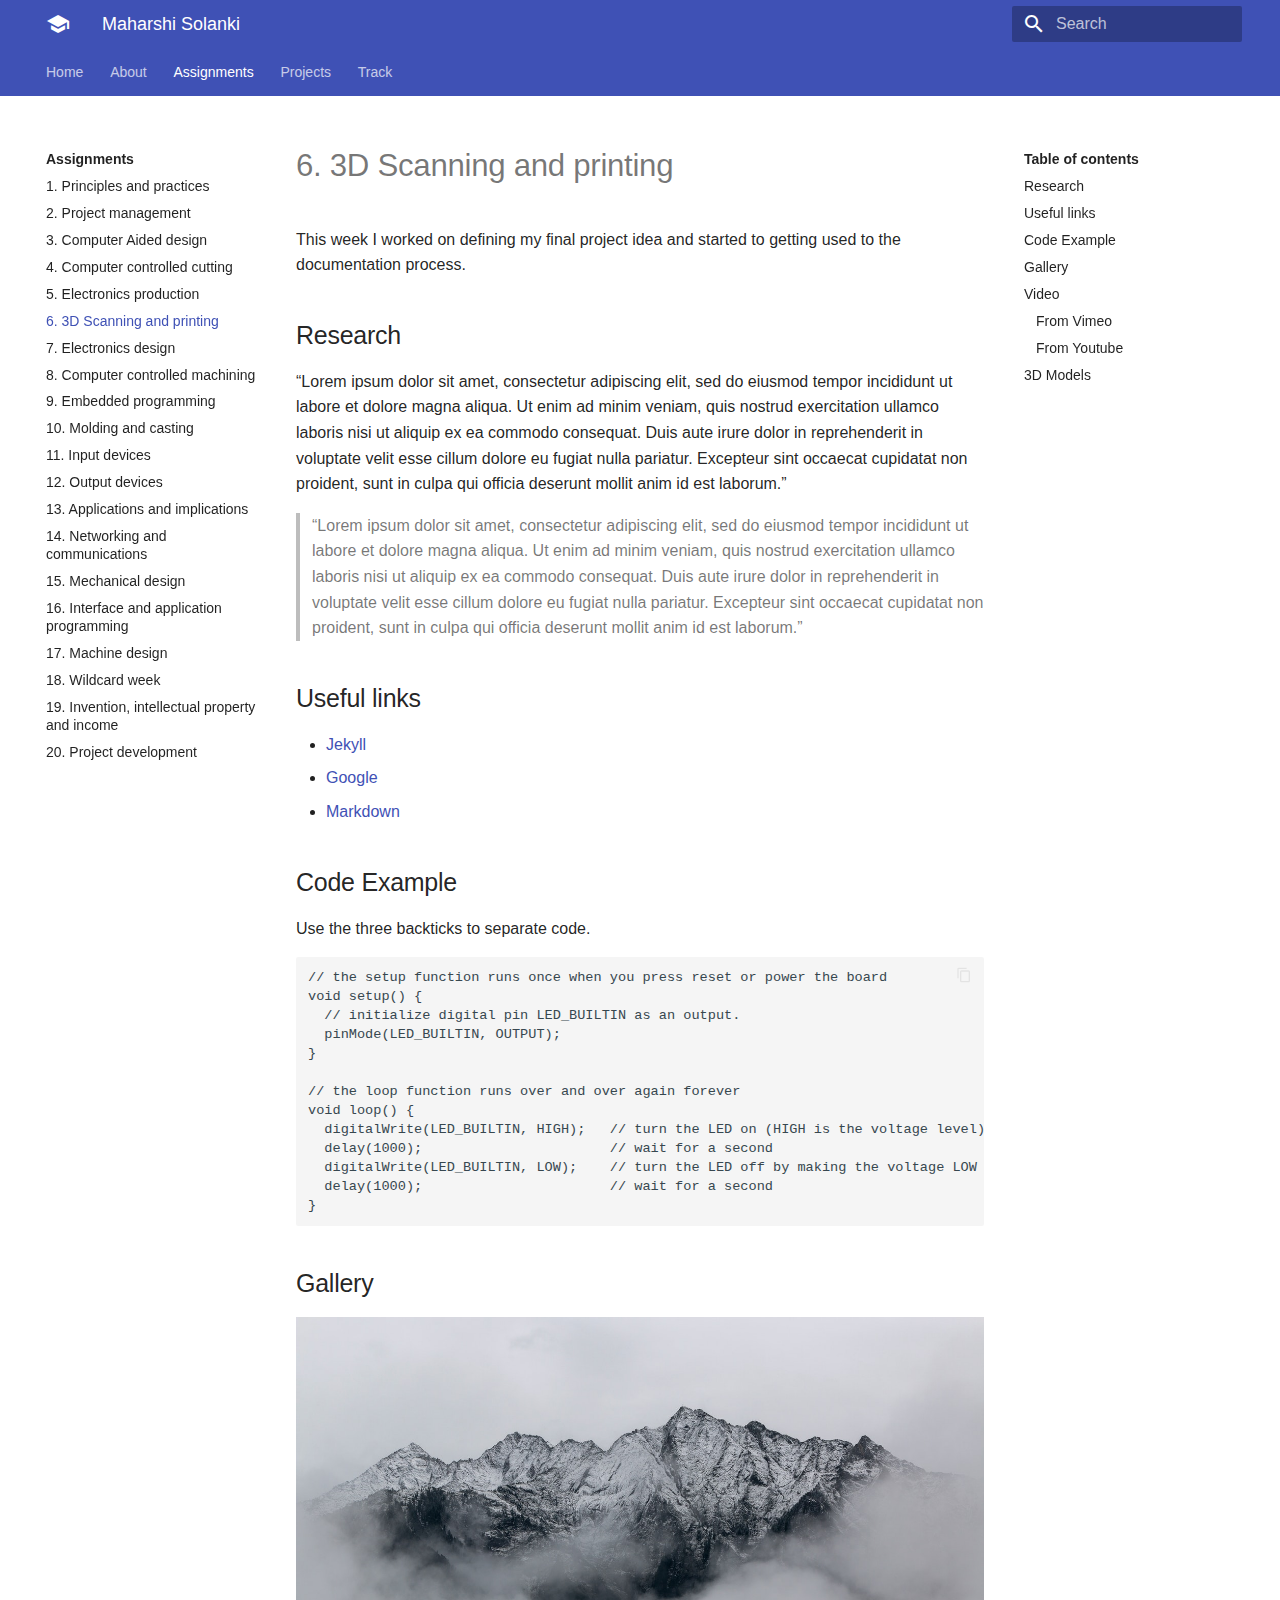
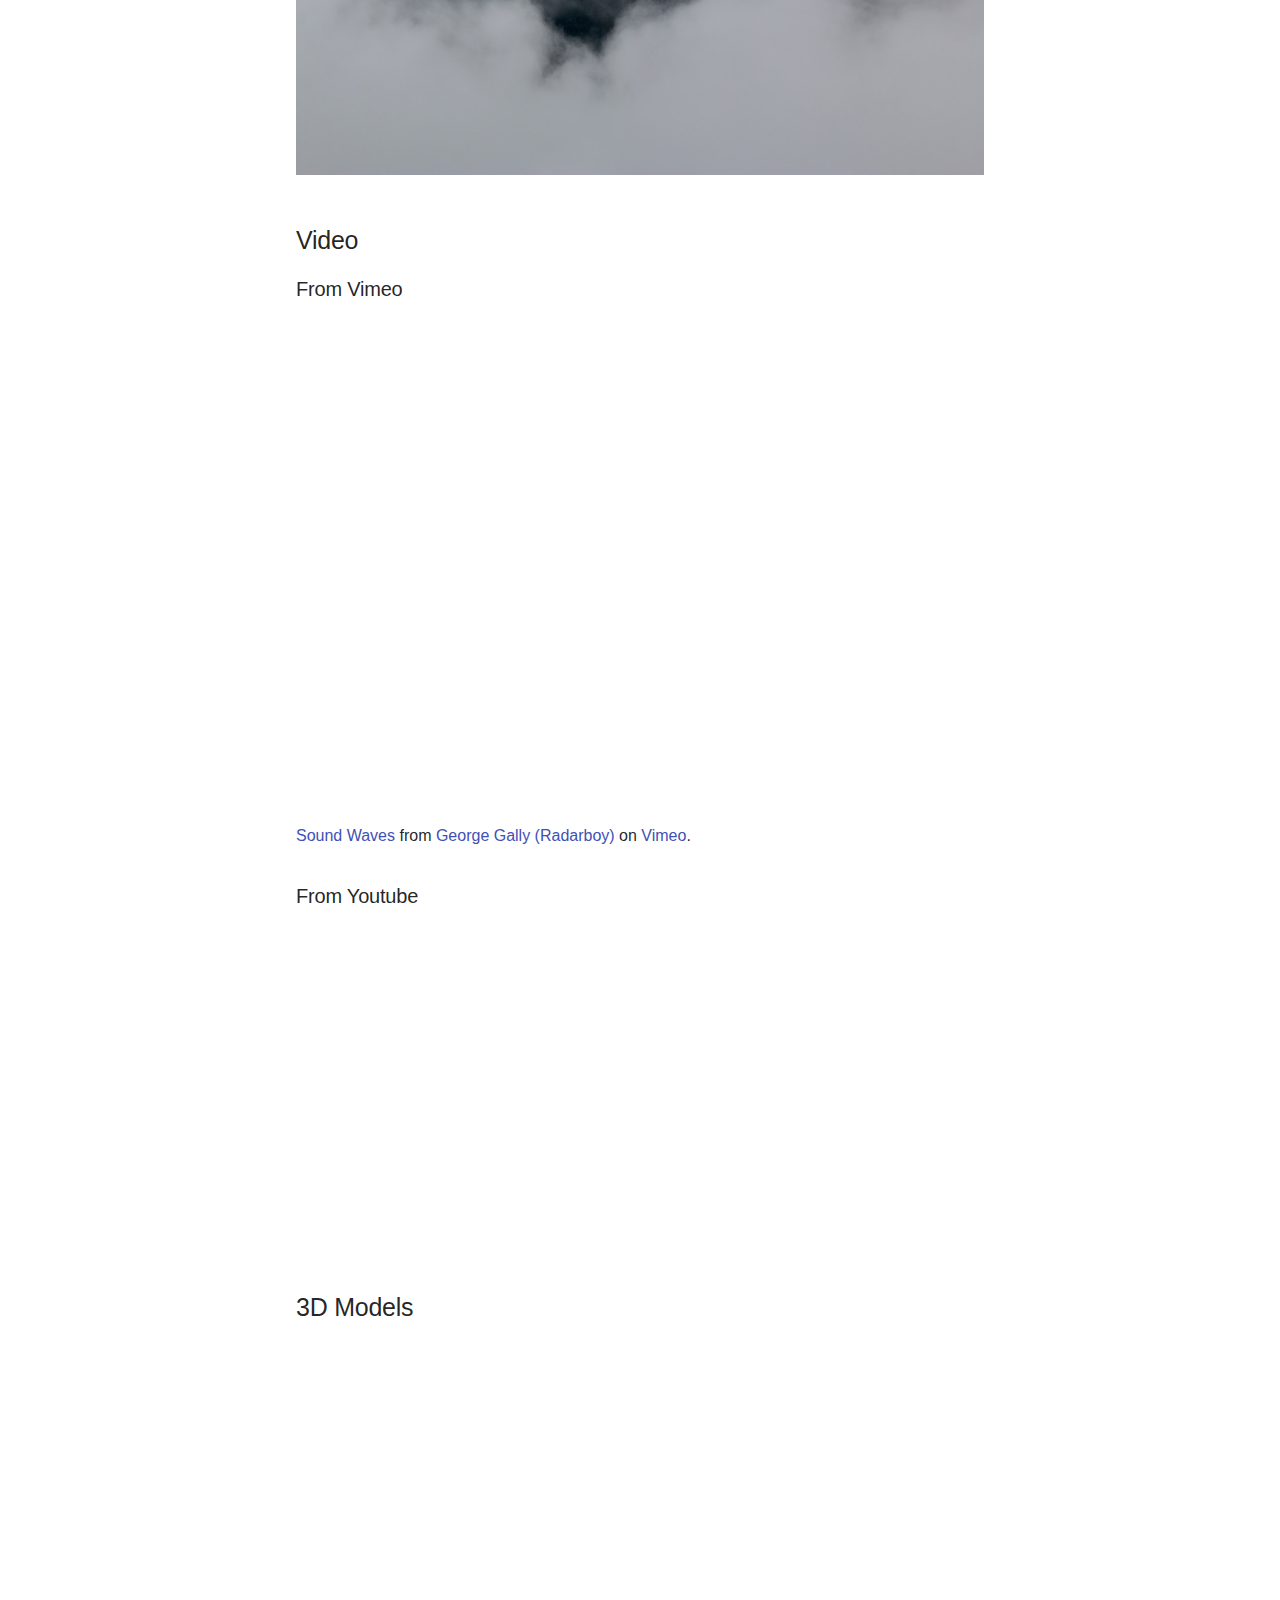
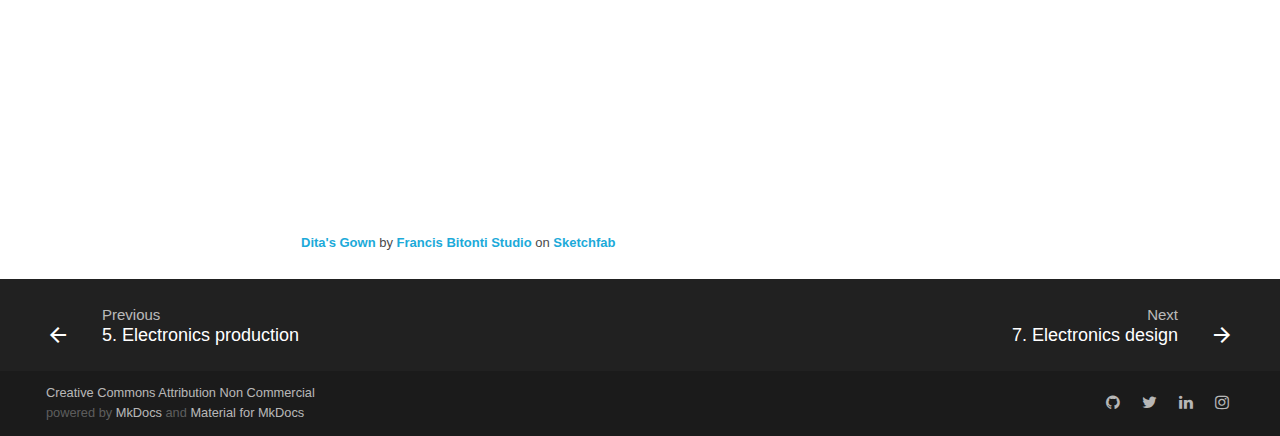
<file: old/assignments/week06/index.html>
<!doctype html>
<html lang="en" class="no-js">
  <head>
    
      <meta charset="utf-8">
      <meta name="viewport" content="width=device-width,initial-scale=1">
      <meta http-equiv="x-ua-compatible" content="ie=edge">
      
        <meta name="description" content="My Fabacademy site">
      
      
      
        <meta name="author" content="Maharshi Solanki">
      
      
        <meta name="lang:clipboard.copy" content="Copy to clipboard">
      
        <meta name="lang:clipboard.copied" content="Copied to clipboard">
      
        <meta name="lang:search.language" content="en">
      
        <meta name="lang:search.pipeline.stopwords" content="True">
      
        <meta name="lang:search.pipeline.trimmer" content="True">
      
        <meta name="lang:search.result.none" content="No matching documents">
      
        <meta name="lang:search.result.one" content="1 matching document">
      
        <meta name="lang:search.result.other" content="# matching documents">
      
        <meta name="lang:search.tokenizer" content="[\s\-]+">
      
      <link rel="shortcut icon" href="../../assets/images/favicon.png">
      <meta name="generator" content="mkdocs-1.0.4, mkdocs-material-3.2.0">
    
    
      
        <title>6. 3D Scanning and printing - Maharshi Solanki</title>
      
    
    
      <link rel="stylesheet" href="../../assets/stylesheets/application.572ca0f0.css">
      
        <link rel="stylesheet" href="../../assets/stylesheets/application-palette.22915126.css">
      
      
        
        
        <meta name="theme-color" content="">
      
    
    
      <script src="../../assets/javascripts/modernizr.8c900955.js"></script>
    
    
      
    
    <link rel="stylesheet" href="../../assets/fonts/material-icons.css">
    
    
    
  </head>
  
    
    
    <body dir="ltr" data-md-color-primary="deep" data-md-color-accent="indigo">
  
    <svg class="md-svg">
      <defs>
        
        
      </defs>
    </svg>
    <input class="md-toggle" data-md-toggle="drawer" type="checkbox" id="__drawer" autocomplete="off">
    <input class="md-toggle" data-md-toggle="search" type="checkbox" id="__search" autocomplete="off">
    <label class="md-overlay" data-md-component="overlay" for="__drawer"></label>
    
      <a href="#6-3d-scanning-and-printing" tabindex="1" class="md-skip">
        Skip to content
      </a>
    
    
      <header class="md-header" data-md-component="header">
  <nav class="md-header-nav md-grid">
    <div class="md-flex">
      <div class="md-flex__cell md-flex__cell--shrink">
        <a href="../.." title="Maharshi Solanki" class="md-header-nav__button md-logo">
          
            <i class="md-icon"></i>
          
        </a>
      </div>
      <div class="md-flex__cell md-flex__cell--shrink">
        <label class="md-icon md-icon--menu md-header-nav__button" for="__drawer"></label>
      </div>
      <div class="md-flex__cell md-flex__cell--stretch">
        <div class="md-flex__ellipsis md-header-nav__title" data-md-component="title">
          
            
              <span class="md-header-nav__topic">
                Maharshi Solanki
              </span>
              <span class="md-header-nav__topic">
                6. 3D Scanning and printing
              </span>
            
          
        </div>
      </div>
      <div class="md-flex__cell md-flex__cell--shrink">
        
          
            <label class="md-icon md-icon--search md-header-nav__button" for="__search"></label>
            
<div class="md-search" data-md-component="search" role="dialog">
  <label class="md-search__overlay" for="__search"></label>
  <div class="md-search__inner" role="search">
    <form class="md-search__form" name="search">
      <input type="text" class="md-search__input" name="query" placeholder="Search" autocapitalize="off" autocorrect="off" autocomplete="off" spellcheck="false" data-md-component="query" data-md-state="active">
      <label class="md-icon md-search__icon" for="__search"></label>
      <button type="reset" class="md-icon md-search__icon" data-md-component="reset" tabindex="-1">
        &#xE5CD;
      </button>
    </form>
    <div class="md-search__output">
      <div class="md-search__scrollwrap" data-md-scrollfix>
        <div class="md-search-result" data-md-component="result">
          <div class="md-search-result__meta">
            Type to start searching
          </div>
          <ol class="md-search-result__list"></ol>
        </div>
      </div>
    </div>
  </div>
</div>
          
        
      </div>
      
    </div>
  </nav>
</header>
    
    <div class="md-container">
      
        
      
      
        

  

<nav class="md-tabs md-tabs--active" data-md-component="tabs">
  <div class="md-tabs__inner md-grid">
    <ul class="md-tabs__list">
      
        
  <li class="md-tabs__item">
    
      <a href="../.." title="Home" class="md-tabs__link">
        Home
      </a>
    
  </li>

      
        
  
  
    <li class="md-tabs__item">
      
        <a href="../../about/" title="About" class="md-tabs__link">
          About
        </a>
      
    </li>
  

      
        
  
  
    <li class="md-tabs__item">
      
        <a href="../week01/" title="Assignments" class="md-tabs__link md-tabs__link--active">
          Assignments
        </a>
      
    </li>
  

      
        
  
  
    <li class="md-tabs__item">
      
        <a href="../../projects/final-project/" title="Projects" class="md-tabs__link">
          Projects
        </a>
      
    </li>
  

      
        
  
  
    <li class="md-tabs__item">
      
        <a href="../../track/progress/" title="Track" class="md-tabs__link">
          Track
        </a>
      
    </li>
  

      
    </ul>
  </div>
</nav>
      
      <main class="md-main">
        <div class="md-main__inner md-grid" data-md-component="container">
          
            
              <div class="md-sidebar md-sidebar--primary" data-md-component="navigation">
                <div class="md-sidebar__scrollwrap">
                  <div class="md-sidebar__inner">
                    <nav class="md-nav md-nav--primary" data-md-level="0">
  <label class="md-nav__title md-nav__title--site" for="__drawer">
    <a href="../.." title="Maharshi Solanki" class="md-nav__button md-logo">
      
        <i class="md-icon"></i>
      
    </a>
    Maharshi Solanki
  </label>
  
  <ul class="md-nav__list" data-md-scrollfix>
    
      
      
      


  <li class="md-nav__item">
    <a href="../.." title="Home" class="md-nav__link">
      Home
    </a>
  </li>

    
      
      
      


  <li class="md-nav__item md-nav__item--nested">
    
      <input class="md-toggle md-nav__toggle" data-md-toggle="nav-2" type="checkbox" id="nav-2">
    
    <label class="md-nav__link" for="nav-2">
      About
    </label>
    <nav class="md-nav" data-md-component="collapsible" data-md-level="1">
      <label class="md-nav__title" for="nav-2">
        About
      </label>
      <ul class="md-nav__list" data-md-scrollfix>
        
        
          
          
          


  <li class="md-nav__item">
    <a href="../../about/" title="About me" class="md-nav__link">
      About me
    </a>
  </li>

        
          
          
          


  <li class="md-nav__item">
    <a href="../../about/agreement/" title="Student Agreement" class="md-nav__link">
      Student Agreement
    </a>
  </li>

        
      </ul>
    </nav>
  </li>

    
      
      
      

  


  <li class="md-nav__item md-nav__item--active md-nav__item--nested">
    
      <input class="md-toggle md-nav__toggle" data-md-toggle="nav-3" type="checkbox" id="nav-3" checked>
    
    <label class="md-nav__link" for="nav-3">
      Assignments
    </label>
    <nav class="md-nav" data-md-component="collapsible" data-md-level="1">
      <label class="md-nav__title" for="nav-3">
        Assignments
      </label>
      <ul class="md-nav__list" data-md-scrollfix>
        
        
          
          
          


  <li class="md-nav__item">
    <a href="../week01/" title="1. Principles and practices" class="md-nav__link">
      1. Principles and practices
    </a>
  </li>

        
          
          
          


  <li class="md-nav__item">
    <a href="../week02/" title="2. Project management" class="md-nav__link">
      2. Project management
    </a>
  </li>

        
          
          
          


  <li class="md-nav__item">
    <a href="../week03/" title="3. Computer Aided design" class="md-nav__link">
      3. Computer Aided design
    </a>
  </li>

        
          
          
          


  <li class="md-nav__item">
    <a href="../week04/" title="4. Computer controlled cutting" class="md-nav__link">
      4. Computer controlled cutting
    </a>
  </li>

        
          
          
          


  <li class="md-nav__item">
    <a href="../week05/" title="5. Electronics production" class="md-nav__link">
      5. Electronics production
    </a>
  </li>

        
          
          
          

  


  <li class="md-nav__item md-nav__item--active">
    
    <input class="md-toggle md-nav__toggle" data-md-toggle="toc" type="checkbox" id="__toc">
    
      
    
    
      <label class="md-nav__link md-nav__link--active" for="__toc">
        6. 3D Scanning and printing
      </label>
    
    <a href="./" title="6. 3D Scanning and printing" class="md-nav__link md-nav__link--active">
      6. 3D Scanning and printing
    </a>
    
      
<nav class="md-nav md-nav--secondary">
  
  
    
  
  
    <label class="md-nav__title" for="__toc">Table of contents</label>
    <ul class="md-nav__list" data-md-scrollfix>
      
        <li class="md-nav__item">
  <a href="#research" title="Research" class="md-nav__link">
    Research
  </a>
  
</li>
      
        <li class="md-nav__item">
  <a href="#useful-links" title="Useful links" class="md-nav__link">
    Useful links
  </a>
  
</li>
      
        <li class="md-nav__item">
  <a href="#code-example" title="Code Example" class="md-nav__link">
    Code Example
  </a>
  
</li>
      
        <li class="md-nav__item">
  <a href="#gallery" title="Gallery" class="md-nav__link">
    Gallery
  </a>
  
</li>
      
        <li class="md-nav__item">
  <a href="#video" title="Video" class="md-nav__link">
    Video
  </a>
  
    <nav class="md-nav">
      <ul class="md-nav__list">
        
          <li class="md-nav__item">
  <a href="#from-vimeo" title="From Vimeo" class="md-nav__link">
    From Vimeo
  </a>
  
</li>
        
          <li class="md-nav__item">
  <a href="#from-youtube" title="From Youtube" class="md-nav__link">
    From Youtube
  </a>
  
</li>
        
      </ul>
    </nav>
  
</li>
      
        <li class="md-nav__item">
  <a href="#3d-models" title="3D Models" class="md-nav__link">
    3D Models
  </a>
  
</li>
      
      
      
      
      
    </ul>
  
</nav>
    
  </li>

        
          
          
          


  <li class="md-nav__item">
    <a href="../week07/" title="7. Electronics design" class="md-nav__link">
      7. Electronics design
    </a>
  </li>

        
          
          
          


  <li class="md-nav__item">
    <a href="../week08/" title="8. Computer controlled machining" class="md-nav__link">
      8. Computer controlled machining
    </a>
  </li>

        
          
          
          


  <li class="md-nav__item">
    <a href="../week09/" title="9. Embedded programming" class="md-nav__link">
      9. Embedded programming
    </a>
  </li>

        
          
          
          


  <li class="md-nav__item">
    <a href="../week10/" title="10. Molding and casting" class="md-nav__link">
      10. Molding and casting
    </a>
  </li>

        
          
          
          


  <li class="md-nav__item">
    <a href="../week11/" title="11. Input devices" class="md-nav__link">
      11. Input devices
    </a>
  </li>

        
          
          
          


  <li class="md-nav__item">
    <a href="../week12/" title="12. Output devices" class="md-nav__link">
      12. Output devices
    </a>
  </li>

        
          
          
          


  <li class="md-nav__item">
    <a href="../week13/" title="13. Applications and implications" class="md-nav__link">
      13. Applications and implications
    </a>
  </li>

        
          
          
          


  <li class="md-nav__item">
    <a href="../week14/" title="14. Networking and communications" class="md-nav__link">
      14. Networking and communications
    </a>
  </li>

        
          
          
          


  <li class="md-nav__item">
    <a href="../week15/" title="15. Mechanical design" class="md-nav__link">
      15. Mechanical design
    </a>
  </li>

        
          
          
          


  <li class="md-nav__item">
    <a href="../week16/" title="16. Interface and application programming" class="md-nav__link">
      16. Interface and application programming
    </a>
  </li>

        
          
          
          


  <li class="md-nav__item">
    <a href="../week17/" title="17. Machine design" class="md-nav__link">
      17. Machine design
    </a>
  </li>

        
          
          
          


  <li class="md-nav__item">
    <a href="../week18/" title="18. Wildcard week" class="md-nav__link">
      18. Wildcard week
    </a>
  </li>

        
          
          
          


  <li class="md-nav__item">
    <a href="../week19/" title="19. Invention, intellectual property and income" class="md-nav__link">
      19. Invention, intellectual property and income
    </a>
  </li>

        
          
          
          


  <li class="md-nav__item">
    <a href="../week20/" title="20. Project development" class="md-nav__link">
      20. Project development
    </a>
  </li>

        
      </ul>
    </nav>
  </li>

    
      
      
      


  <li class="md-nav__item md-nav__item--nested">
    
      <input class="md-toggle md-nav__toggle" data-md-toggle="nav-4" type="checkbox" id="nav-4">
    
    <label class="md-nav__link" for="nav-4">
      Projects
    </label>
    <nav class="md-nav" data-md-component="collapsible" data-md-level="1">
      <label class="md-nav__title" for="nav-4">
        Projects
      </label>
      <ul class="md-nav__list" data-md-scrollfix>
        
        
          
          
          


  <li class="md-nav__item">
    <a href="../../projects/final-project/" title="Final Project" class="md-nav__link">
      Final Project
    </a>
  </li>

        
          
          
          


  <li class="md-nav__item">
    <a href="../../projects/sample-project/" title="Another project" class="md-nav__link">
      Another project
    </a>
  </li>

        
      </ul>
    </nav>
  </li>

    
      
      
      


  <li class="md-nav__item md-nav__item--nested">
    
      <input class="md-toggle md-nav__toggle" data-md-toggle="nav-5" type="checkbox" id="nav-5">
    
    <label class="md-nav__link" for="nav-5">
      Track
    </label>
    <nav class="md-nav" data-md-component="collapsible" data-md-level="1">
      <label class="md-nav__title" for="nav-5">
        Track
      </label>
      <ul class="md-nav__list" data-md-scrollfix>
        
        
          
          
          


  <li class="md-nav__item">
    <a href="../../track/progress/" title="Track Progress" class="md-nav__link">
      Track Progress
    </a>
  </li>

        
      </ul>
    </nav>
  </li>

    
  </ul>
</nav>
                  </div>
                </div>
              </div>
            
            
              <div class="md-sidebar md-sidebar--secondary" data-md-component="toc">
                <div class="md-sidebar__scrollwrap">
                  <div class="md-sidebar__inner">
                    
<nav class="md-nav md-nav--secondary">
  
  
    
  
  
    <label class="md-nav__title" for="__toc">Table of contents</label>
    <ul class="md-nav__list" data-md-scrollfix>
      
        <li class="md-nav__item">
  <a href="#research" title="Research" class="md-nav__link">
    Research
  </a>
  
</li>
      
        <li class="md-nav__item">
  <a href="#useful-links" title="Useful links" class="md-nav__link">
    Useful links
  </a>
  
</li>
      
        <li class="md-nav__item">
  <a href="#code-example" title="Code Example" class="md-nav__link">
    Code Example
  </a>
  
</li>
      
        <li class="md-nav__item">
  <a href="#gallery" title="Gallery" class="md-nav__link">
    Gallery
  </a>
  
</li>
      
        <li class="md-nav__item">
  <a href="#video" title="Video" class="md-nav__link">
    Video
  </a>
  
    <nav class="md-nav">
      <ul class="md-nav__list">
        
          <li class="md-nav__item">
  <a href="#from-vimeo" title="From Vimeo" class="md-nav__link">
    From Vimeo
  </a>
  
</li>
        
          <li class="md-nav__item">
  <a href="#from-youtube" title="From Youtube" class="md-nav__link">
    From Youtube
  </a>
  
</li>
        
      </ul>
    </nav>
  
</li>
      
        <li class="md-nav__item">
  <a href="#3d-models" title="3D Models" class="md-nav__link">
    3D Models
  </a>
  
</li>
      
      
      
      
      
    </ul>
  
</nav>
                  </div>
                </div>
              </div>
            
          
          <div class="md-content">
            <article class="md-content__inner md-typeset">
              
                
                
                <h1 id="6-3d-scanning-and-printing">6. 3D Scanning and printing<a class="headerlink" href="#6-3d-scanning-and-printing" title="Permanent link">&para;</a></h1>
<p>This week I worked on defining my final project idea and started to getting used to the documentation process.</p>
<h2 id="research">Research<a class="headerlink" href="#research" title="Permanent link">&para;</a></h2>
<p>&ldquo;Lorem ipsum dolor sit amet, consectetur adipiscing elit, sed do eiusmod tempor incididunt ut labore et dolore magna aliqua. Ut enim ad minim veniam, quis nostrud exercitation ullamco laboris nisi ut aliquip ex ea commodo consequat. Duis aute irure dolor in reprehenderit in voluptate velit esse cillum dolore eu fugiat nulla pariatur. Excepteur sint occaecat cupidatat non proident, sunt in culpa qui officia deserunt mollit anim id est laborum.&rdquo;</p>
<blockquote>
<p>&ldquo;Lorem ipsum dolor sit amet, consectetur adipiscing elit, sed do eiusmod tempor incididunt ut labore et dolore magna aliqua. Ut enim ad minim veniam, quis nostrud exercitation ullamco laboris nisi ut aliquip ex ea commodo consequat. Duis aute irure dolor in reprehenderit in voluptate velit esse cillum dolore eu fugiat nulla pariatur. Excepteur sint occaecat cupidatat non proident, sunt in culpa qui officia deserunt mollit anim id est laborum.&rdquo;</p>
</blockquote>
<h2 id="useful-links">Useful links<a class="headerlink" href="#useful-links" title="Permanent link">&para;</a></h2>
<ul>
<li><a href="http://jekyll.org">Jekyll</a></li>
<li><a href="http://google.com">Google</a></li>
<li><a href="https://en.wikipedia.org/wiki/Markdown">Markdown</a></li>
</ul>
<h2 id="code-example">Code Example<a class="headerlink" href="#code-example" title="Permanent link">&para;</a></h2>
<p>Use the three backticks to separate code.</p>
<div class="codehilite"><pre><span></span>// the setup function runs once when you press reset or power the board
void setup() {
  // initialize digital pin LED_BUILTIN as an output.
  pinMode(LED_BUILTIN, OUTPUT);
}

// the loop function runs over and over again forever
void loop() {
  digitalWrite(LED_BUILTIN, HIGH);   // turn the LED on (HIGH is the voltage level)
  delay(1000);                       // wait for a second
  digitalWrite(LED_BUILTIN, LOW);    // turn the LED off by making the voltage LOW
  delay(1000);                       // wait for a second
}
</pre></div>


<h2 id="gallery">Gallery<a class="headerlink" href="#gallery" title="Permanent link">&para;</a></h2>
<p><img alt="" src="../../images/sample-photo.jpg" /></p>
<h2 id="video">Video<a class="headerlink" href="#video" title="Permanent link">&para;</a></h2>
<h3 id="from-vimeo">From Vimeo<a class="headerlink" href="#from-vimeo" title="Permanent link">&para;</a></h3>
<iframe src="https://player.vimeo.com/video/10048961" width="640" height="480" frameborder="0" webkitallowfullscreen mozallowfullscreen allowfullscreen></iframe>

<p><a href="https://vimeo.com/10048961">Sound Waves</a> from <a href="https://vimeo.com/radarboy">George Gally (Radarboy)</a> on <a href="https://vimeo.com">Vimeo</a>.</p>

<h3 id="from-youtube">From Youtube<a class="headerlink" href="#from-youtube" title="Permanent link">&para;</a></h3>
<iframe width="560" height="315" src="https://www.youtube.com/embed/jjNgJFemlC4" frameborder="0" allow="autoplay; encrypted-media" allowfullscreen></iframe>

<h2 id="3d-models">3D Models<a class="headerlink" href="#3d-models" title="Permanent link">&para;</a></h2>
<div class="sketchfab-embed-wrapper"><iframe width="640" height="480" src="https://sketchfab.com/models/658c8f8a2f3042c3ad7bdedd83f1c915/embed" frameborder="0" allow="autoplay; fullscreen; vr" mozallowfullscreen="true" webkitallowfullscreen="true"></iframe>

<p style="font-size: 13px; font-weight: normal; margin: 5px; color: #4A4A4A;">
    <a href="https://sketchfab.com/models/658c8f8a2f3042c3ad7bdedd83f1c915?utm_medium=embed&utm_source=website&utm_campaign=share-popup" target="_blank" style="font-weight: bold; color: #1CAAD9;">Dita&#39;s Gown</a>
    by <a href="https://sketchfab.com/francisbitontistudio?utm_medium=embed&utm_source=website&utm_campaign=share-popup" target="_blank" style="font-weight: bold; color: #1CAAD9;">Francis Bitonti Studio</a>
    on <a href="https://sketchfab.com?utm_medium=embed&utm_source=website&utm_campaign=share-popup" target="_blank" style="font-weight: bold; color: #1CAAD9;">Sketchfab</a>
</p>
</div>
                
                  
                
              
              
                


              
            </article>
          </div>
        </div>
      </main>
      
        
<footer class="md-footer">
  
    <div class="md-footer-nav">
      <nav class="md-footer-nav__inner md-grid">
        
          <a href="../week05/" title="5. Electronics production" class="md-flex md-footer-nav__link md-footer-nav__link--prev" rel="prev">
            <div class="md-flex__cell md-flex__cell--shrink">
              <i class="md-icon md-icon--arrow-back md-footer-nav__button"></i>
            </div>
            <div class="md-flex__cell md-flex__cell--stretch md-footer-nav__title">
              <span class="md-flex__ellipsis">
                <span class="md-footer-nav__direction">
                  Previous
                </span>
                5. Electronics production
              </span>
            </div>
          </a>
        
        
          <a href="../week07/" title="7. Electronics design" class="md-flex md-footer-nav__link md-footer-nav__link--next" rel="next">
            <div class="md-flex__cell md-flex__cell--stretch md-footer-nav__title">
              <span class="md-flex__ellipsis">
                <span class="md-footer-nav__direction">
                  Next
                </span>
                7. Electronics design
              </span>
            </div>
            <div class="md-flex__cell md-flex__cell--shrink">
              <i class="md-icon md-icon--arrow-forward md-footer-nav__button"></i>
            </div>
          </a>
        
      </nav>
    </div>
  
  <div class="md-footer-meta md-typeset">
    <div class="md-footer-meta__inner md-grid">
      <div class="md-footer-copyright">
        
          <div class="md-footer-copyright__highlight">
            Creative Commons Attribution Non Commercial
          </div>
        
        powered by
        <a href="https://www.mkdocs.org">MkDocs</a>
        and
        <a href="https://squidfunk.github.io/mkdocs-material/">
          Material for MkDocs</a>
      </div>
      
        
  <div class="md-footer-social">
    <link rel="stylesheet" href="../../assets/fonts/font-awesome.css">
    
      <a href="https://github.com/academany" class="md-footer-social__link fa fa-github"></a>
    
      <a href="https://twitter.com/fabacademany" class="md-footer-social__link fa fa-twitter"></a>
    
      <a href="https://linkedin.com/in/academany" class="md-footer-social__link fa fa-linkedin"></a>
    
      <a href="https://instagram.com/fabacademany" class="md-footer-social__link fa fa-instagram"></a>
    
  </div>

      
    </div>
  </div>
</footer>
      
    </div>
    
      <script src="../../assets/javascripts/application.b41f3d20.js"></script>
      
      <script>app.initialize({version:"1.0.4",url:{base:"../.."}})</script>
      
    
    
      
    
  </body>
</html>
</file>
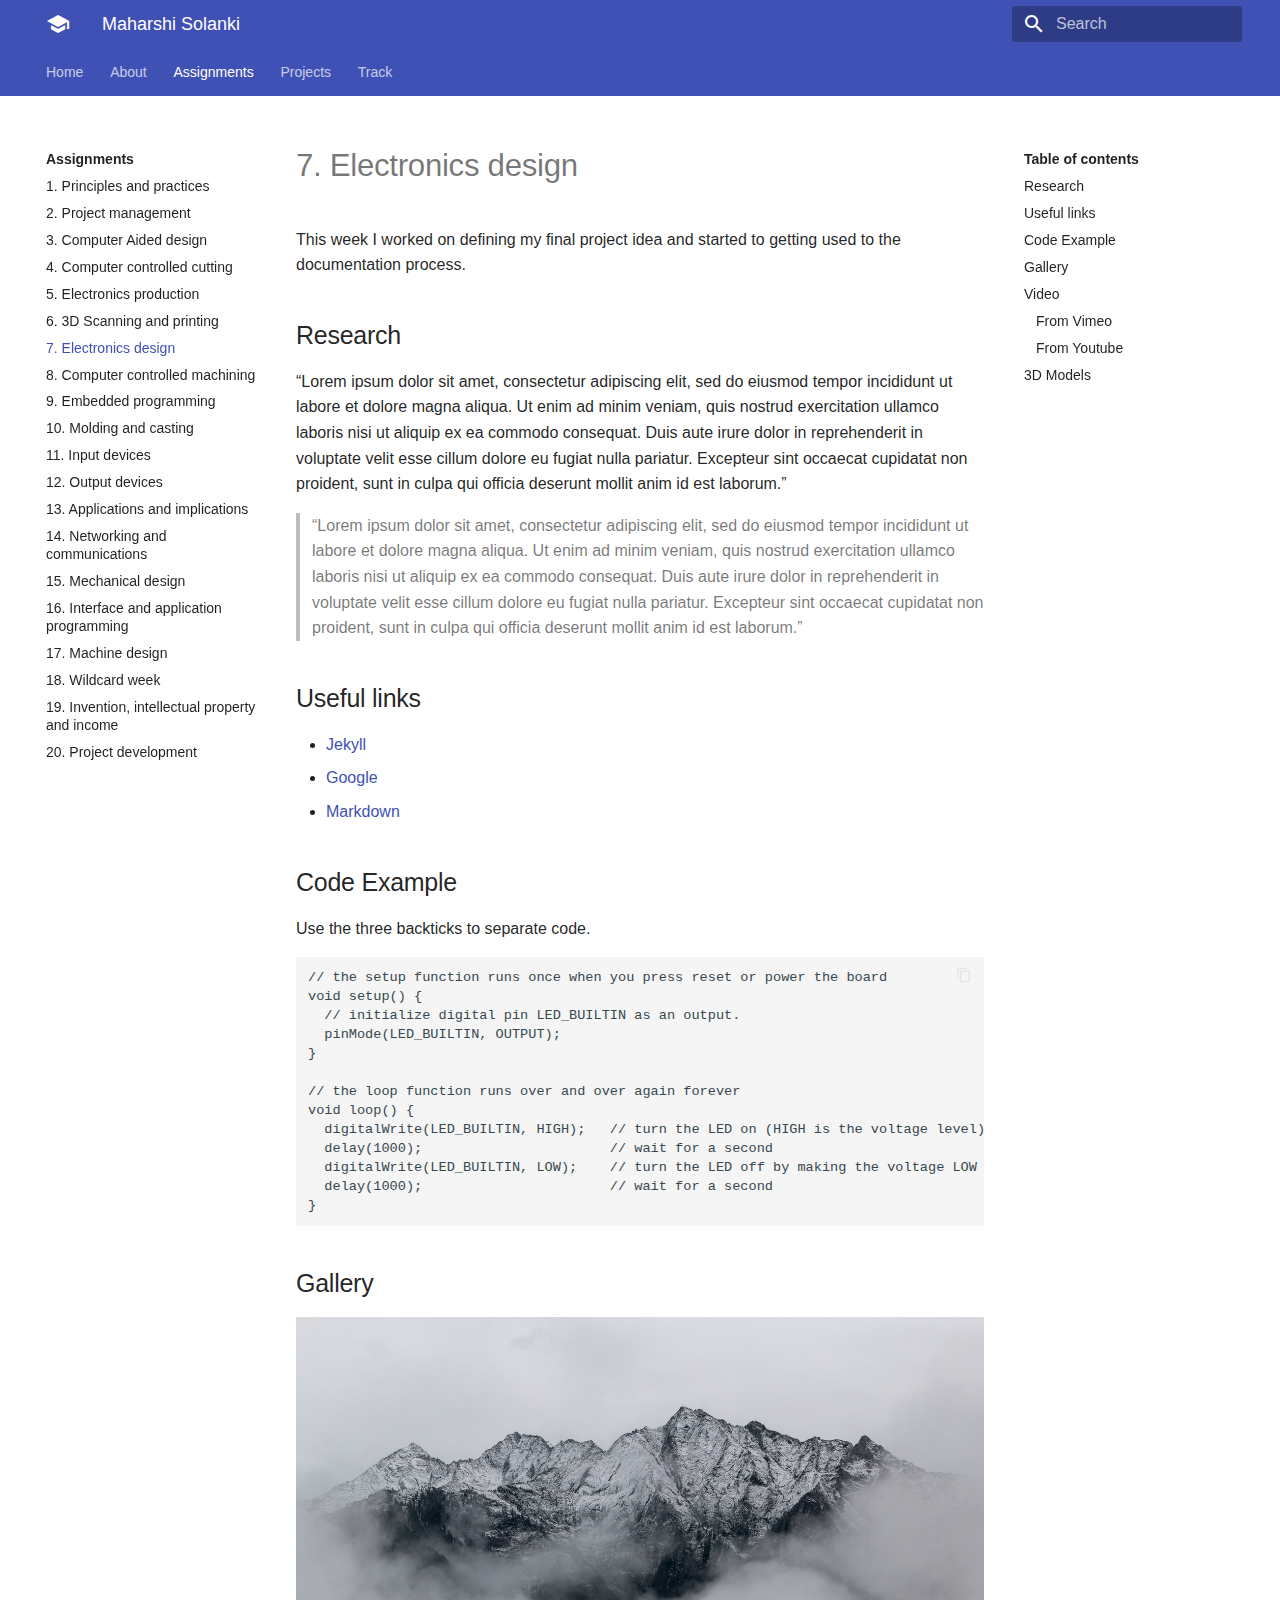
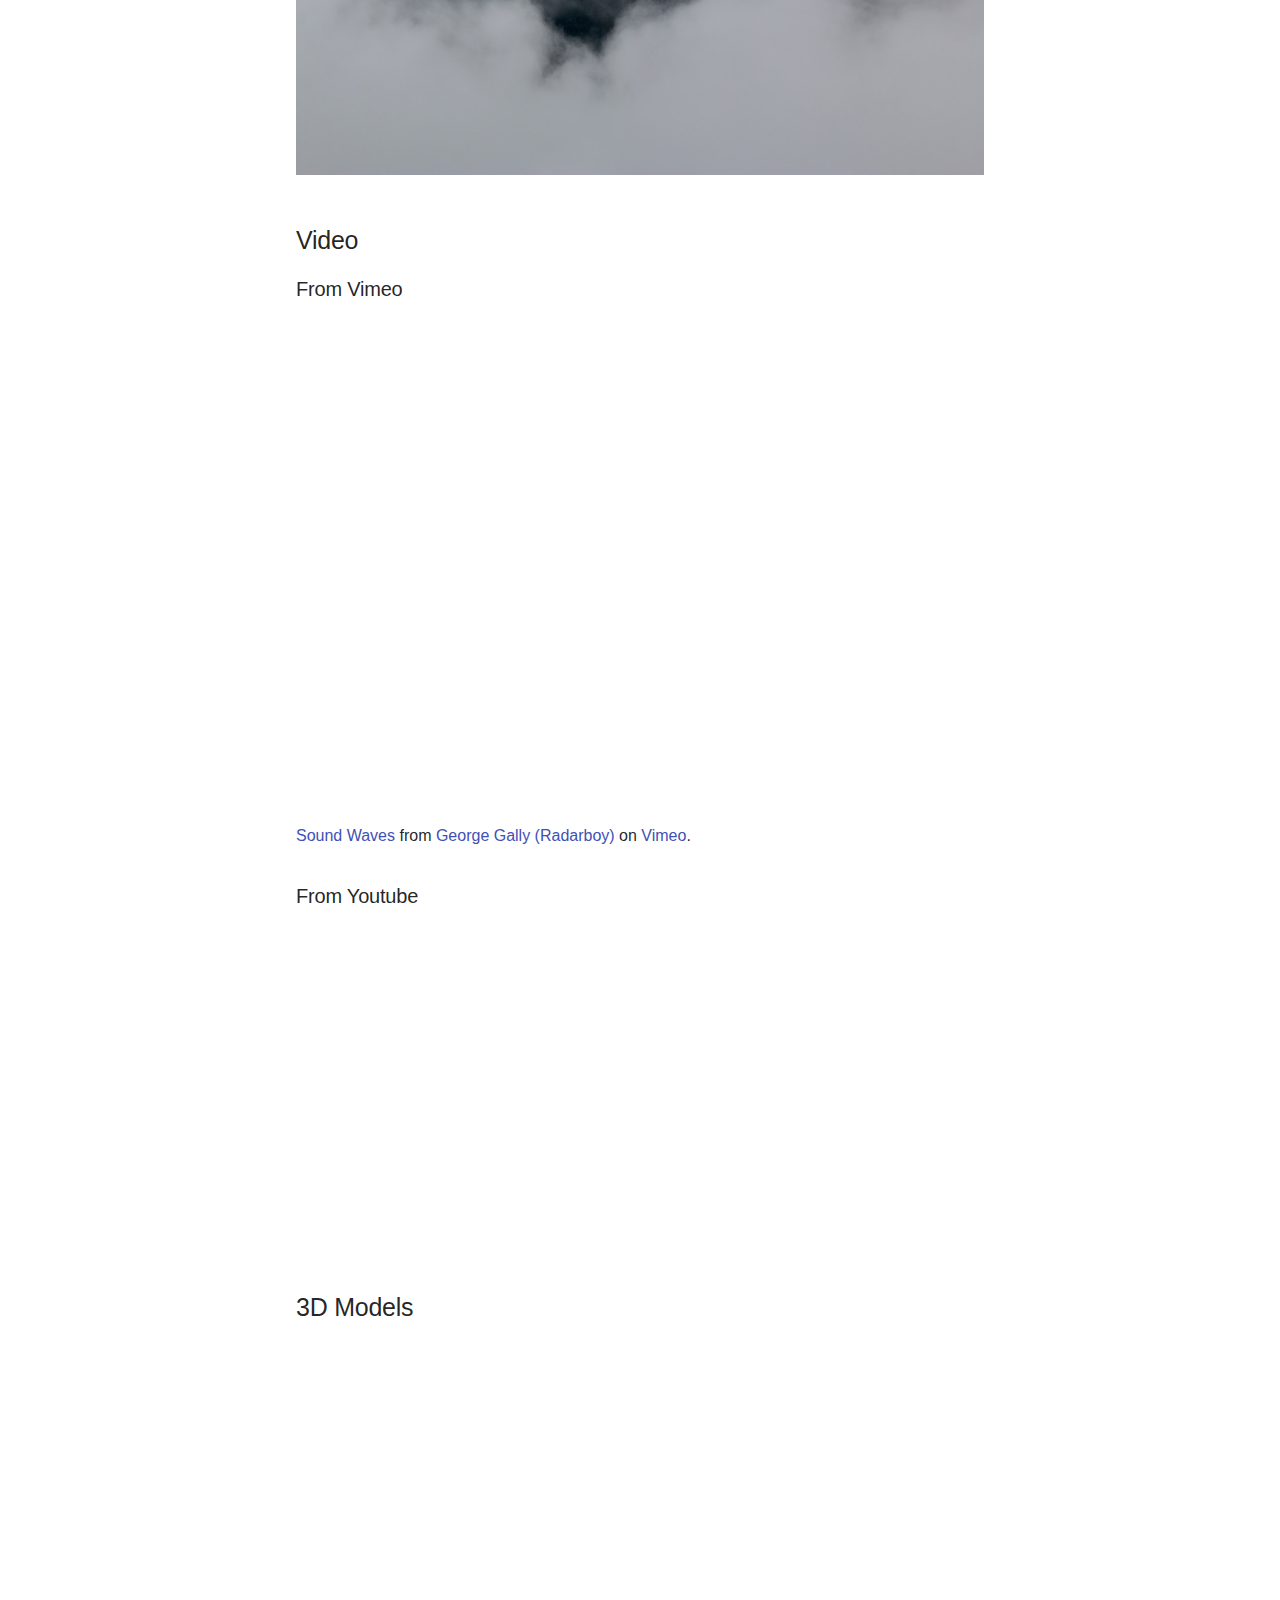
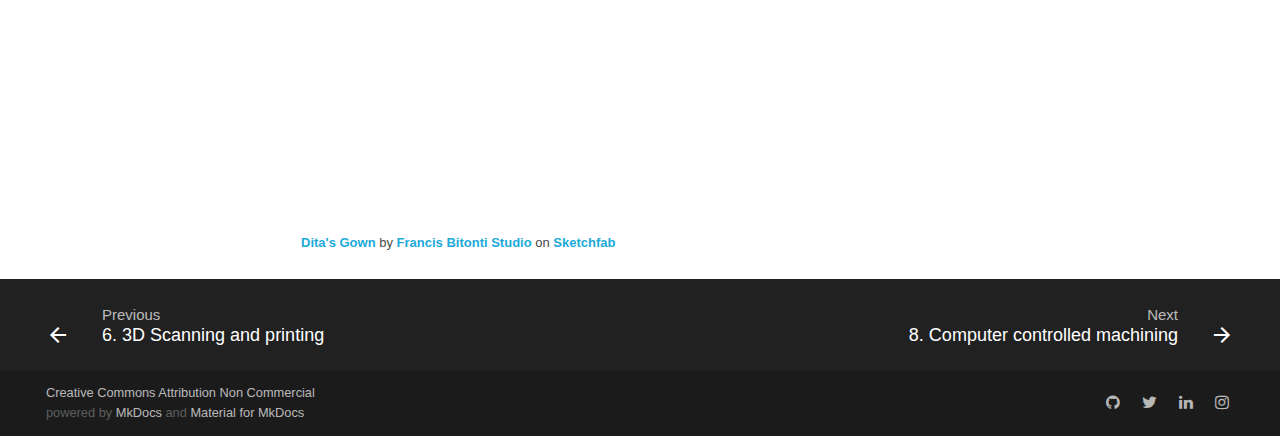
<file: old/assignments/week07/index.html>
<!doctype html>
<html lang="en" class="no-js">
  <head>
    
      <meta charset="utf-8">
      <meta name="viewport" content="width=device-width,initial-scale=1">
      <meta http-equiv="x-ua-compatible" content="ie=edge">
      
        <meta name="description" content="My Fabacademy site">
      
      
      
        <meta name="author" content="Maharshi Solanki">
      
      
        <meta name="lang:clipboard.copy" content="Copy to clipboard">
      
        <meta name="lang:clipboard.copied" content="Copied to clipboard">
      
        <meta name="lang:search.language" content="en">
      
        <meta name="lang:search.pipeline.stopwords" content="True">
      
        <meta name="lang:search.pipeline.trimmer" content="True">
      
        <meta name="lang:search.result.none" content="No matching documents">
      
        <meta name="lang:search.result.one" content="1 matching document">
      
        <meta name="lang:search.result.other" content="# matching documents">
      
        <meta name="lang:search.tokenizer" content="[\s\-]+">
      
      <link rel="shortcut icon" href="../../assets/images/favicon.png">
      <meta name="generator" content="mkdocs-1.0.4, mkdocs-material-3.2.0">
    
    
      
        <title>7. Electronics design - Maharshi Solanki</title>
      
    
    
      <link rel="stylesheet" href="../../assets/stylesheets/application.572ca0f0.css">
      
        <link rel="stylesheet" href="../../assets/stylesheets/application-palette.22915126.css">
      
      
        
        
        <meta name="theme-color" content="">
      
    
    
      <script src="../../assets/javascripts/modernizr.8c900955.js"></script>
    
    
      
    
    <link rel="stylesheet" href="../../assets/fonts/material-icons.css">
    
    
    
  </head>
  
    
    
    <body dir="ltr" data-md-color-primary="deep" data-md-color-accent="indigo">
  
    <svg class="md-svg">
      <defs>
        
        
      </defs>
    </svg>
    <input class="md-toggle" data-md-toggle="drawer" type="checkbox" id="__drawer" autocomplete="off">
    <input class="md-toggle" data-md-toggle="search" type="checkbox" id="__search" autocomplete="off">
    <label class="md-overlay" data-md-component="overlay" for="__drawer"></label>
    
      <a href="#7-electronics-design" tabindex="1" class="md-skip">
        Skip to content
      </a>
    
    
      <header class="md-header" data-md-component="header">
  <nav class="md-header-nav md-grid">
    <div class="md-flex">
      <div class="md-flex__cell md-flex__cell--shrink">
        <a href="../.." title="Maharshi Solanki" class="md-header-nav__button md-logo">
          
            <i class="md-icon"></i>
          
        </a>
      </div>
      <div class="md-flex__cell md-flex__cell--shrink">
        <label class="md-icon md-icon--menu md-header-nav__button" for="__drawer"></label>
      </div>
      <div class="md-flex__cell md-flex__cell--stretch">
        <div class="md-flex__ellipsis md-header-nav__title" data-md-component="title">
          
            
              <span class="md-header-nav__topic">
                Maharshi Solanki
              </span>
              <span class="md-header-nav__topic">
                7. Electronics design
              </span>
            
          
        </div>
      </div>
      <div class="md-flex__cell md-flex__cell--shrink">
        
          
            <label class="md-icon md-icon--search md-header-nav__button" for="__search"></label>
            
<div class="md-search" data-md-component="search" role="dialog">
  <label class="md-search__overlay" for="__search"></label>
  <div class="md-search__inner" role="search">
    <form class="md-search__form" name="search">
      <input type="text" class="md-search__input" name="query" placeholder="Search" autocapitalize="off" autocorrect="off" autocomplete="off" spellcheck="false" data-md-component="query" data-md-state="active">
      <label class="md-icon md-search__icon" for="__search"></label>
      <button type="reset" class="md-icon md-search__icon" data-md-component="reset" tabindex="-1">
        &#xE5CD;
      </button>
    </form>
    <div class="md-search__output">
      <div class="md-search__scrollwrap" data-md-scrollfix>
        <div class="md-search-result" data-md-component="result">
          <div class="md-search-result__meta">
            Type to start searching
          </div>
          <ol class="md-search-result__list"></ol>
        </div>
      </div>
    </div>
  </div>
</div>
          
        
      </div>
      
    </div>
  </nav>
</header>
    
    <div class="md-container">
      
        
      
      
        

  

<nav class="md-tabs md-tabs--active" data-md-component="tabs">
  <div class="md-tabs__inner md-grid">
    <ul class="md-tabs__list">
      
        
  <li class="md-tabs__item">
    
      <a href="../.." title="Home" class="md-tabs__link">
        Home
      </a>
    
  </li>

      
        
  
  
    <li class="md-tabs__item">
      
        <a href="../../about/" title="About" class="md-tabs__link">
          About
        </a>
      
    </li>
  

      
        
  
  
    <li class="md-tabs__item">
      
        <a href="../week01/" title="Assignments" class="md-tabs__link md-tabs__link--active">
          Assignments
        </a>
      
    </li>
  

      
        
  
  
    <li class="md-tabs__item">
      
        <a href="../../projects/final-project/" title="Projects" class="md-tabs__link">
          Projects
        </a>
      
    </li>
  

      
        
  
  
    <li class="md-tabs__item">
      
        <a href="../../track/progress/" title="Track" class="md-tabs__link">
          Track
        </a>
      
    </li>
  

      
    </ul>
  </div>
</nav>
      
      <main class="md-main">
        <div class="md-main__inner md-grid" data-md-component="container">
          
            
              <div class="md-sidebar md-sidebar--primary" data-md-component="navigation">
                <div class="md-sidebar__scrollwrap">
                  <div class="md-sidebar__inner">
                    <nav class="md-nav md-nav--primary" data-md-level="0">
  <label class="md-nav__title md-nav__title--site" for="__drawer">
    <a href="../.." title="Maharshi Solanki" class="md-nav__button md-logo">
      
        <i class="md-icon"></i>
      
    </a>
    Maharshi Solanki
  </label>
  
  <ul class="md-nav__list" data-md-scrollfix>
    
      
      
      


  <li class="md-nav__item">
    <a href="../.." title="Home" class="md-nav__link">
      Home
    </a>
  </li>

    
      
      
      


  <li class="md-nav__item md-nav__item--nested">
    
      <input class="md-toggle md-nav__toggle" data-md-toggle="nav-2" type="checkbox" id="nav-2">
    
    <label class="md-nav__link" for="nav-2">
      About
    </label>
    <nav class="md-nav" data-md-component="collapsible" data-md-level="1">
      <label class="md-nav__title" for="nav-2">
        About
      </label>
      <ul class="md-nav__list" data-md-scrollfix>
        
        
          
          
          


  <li class="md-nav__item">
    <a href="../../about/" title="About me" class="md-nav__link">
      About me
    </a>
  </li>

        
          
          
          


  <li class="md-nav__item">
    <a href="../../about/agreement/" title="Student Agreement" class="md-nav__link">
      Student Agreement
    </a>
  </li>

        
      </ul>
    </nav>
  </li>

    
      
      
      

  


  <li class="md-nav__item md-nav__item--active md-nav__item--nested">
    
      <input class="md-toggle md-nav__toggle" data-md-toggle="nav-3" type="checkbox" id="nav-3" checked>
    
    <label class="md-nav__link" for="nav-3">
      Assignments
    </label>
    <nav class="md-nav" data-md-component="collapsible" data-md-level="1">
      <label class="md-nav__title" for="nav-3">
        Assignments
      </label>
      <ul class="md-nav__list" data-md-scrollfix>
        
        
          
          
          


  <li class="md-nav__item">
    <a href="../week01/" title="1. Principles and practices" class="md-nav__link">
      1. Principles and practices
    </a>
  </li>

        
          
          
          


  <li class="md-nav__item">
    <a href="../week02/" title="2. Project management" class="md-nav__link">
      2. Project management
    </a>
  </li>

        
          
          
          


  <li class="md-nav__item">
    <a href="../week03/" title="3. Computer Aided design" class="md-nav__link">
      3. Computer Aided design
    </a>
  </li>

        
          
          
          


  <li class="md-nav__item">
    <a href="../week04/" title="4. Computer controlled cutting" class="md-nav__link">
      4. Computer controlled cutting
    </a>
  </li>

        
          
          
          


  <li class="md-nav__item">
    <a href="../week05/" title="5. Electronics production" class="md-nav__link">
      5. Electronics production
    </a>
  </li>

        
          
          
          


  <li class="md-nav__item">
    <a href="../week06/" title="6. 3D Scanning and printing" class="md-nav__link">
      6. 3D Scanning and printing
    </a>
  </li>

        
          
          
          

  


  <li class="md-nav__item md-nav__item--active">
    
    <input class="md-toggle md-nav__toggle" data-md-toggle="toc" type="checkbox" id="__toc">
    
      
    
    
      <label class="md-nav__link md-nav__link--active" for="__toc">
        7. Electronics design
      </label>
    
    <a href="./" title="7. Electronics design" class="md-nav__link md-nav__link--active">
      7. Electronics design
    </a>
    
      
<nav class="md-nav md-nav--secondary">
  
  
    
  
  
    <label class="md-nav__title" for="__toc">Table of contents</label>
    <ul class="md-nav__list" data-md-scrollfix>
      
        <li class="md-nav__item">
  <a href="#research" title="Research" class="md-nav__link">
    Research
  </a>
  
</li>
      
        <li class="md-nav__item">
  <a href="#useful-links" title="Useful links" class="md-nav__link">
    Useful links
  </a>
  
</li>
      
        <li class="md-nav__item">
  <a href="#code-example" title="Code Example" class="md-nav__link">
    Code Example
  </a>
  
</li>
      
        <li class="md-nav__item">
  <a href="#gallery" title="Gallery" class="md-nav__link">
    Gallery
  </a>
  
</li>
      
        <li class="md-nav__item">
  <a href="#video" title="Video" class="md-nav__link">
    Video
  </a>
  
    <nav class="md-nav">
      <ul class="md-nav__list">
        
          <li class="md-nav__item">
  <a href="#from-vimeo" title="From Vimeo" class="md-nav__link">
    From Vimeo
  </a>
  
</li>
        
          <li class="md-nav__item">
  <a href="#from-youtube" title="From Youtube" class="md-nav__link">
    From Youtube
  </a>
  
</li>
        
      </ul>
    </nav>
  
</li>
      
        <li class="md-nav__item">
  <a href="#3d-models" title="3D Models" class="md-nav__link">
    3D Models
  </a>
  
</li>
      
      
      
      
      
    </ul>
  
</nav>
    
  </li>

        
          
          
          


  <li class="md-nav__item">
    <a href="../week08/" title="8. Computer controlled machining" class="md-nav__link">
      8. Computer controlled machining
    </a>
  </li>

        
          
          
          


  <li class="md-nav__item">
    <a href="../week09/" title="9. Embedded programming" class="md-nav__link">
      9. Embedded programming
    </a>
  </li>

        
          
          
          


  <li class="md-nav__item">
    <a href="../week10/" title="10. Molding and casting" class="md-nav__link">
      10. Molding and casting
    </a>
  </li>

        
          
          
          


  <li class="md-nav__item">
    <a href="../week11/" title="11. Input devices" class="md-nav__link">
      11. Input devices
    </a>
  </li>

        
          
          
          


  <li class="md-nav__item">
    <a href="../week12/" title="12. Output devices" class="md-nav__link">
      12. Output devices
    </a>
  </li>

        
          
          
          


  <li class="md-nav__item">
    <a href="../week13/" title="13. Applications and implications" class="md-nav__link">
      13. Applications and implications
    </a>
  </li>

        
          
          
          


  <li class="md-nav__item">
    <a href="../week14/" title="14. Networking and communications" class="md-nav__link">
      14. Networking and communications
    </a>
  </li>

        
          
          
          


  <li class="md-nav__item">
    <a href="../week15/" title="15. Mechanical design" class="md-nav__link">
      15. Mechanical design
    </a>
  </li>

        
          
          
          


  <li class="md-nav__item">
    <a href="../week16/" title="16. Interface and application programming" class="md-nav__link">
      16. Interface and application programming
    </a>
  </li>

        
          
          
          


  <li class="md-nav__item">
    <a href="../week17/" title="17. Machine design" class="md-nav__link">
      17. Machine design
    </a>
  </li>

        
          
          
          


  <li class="md-nav__item">
    <a href="../week18/" title="18. Wildcard week" class="md-nav__link">
      18. Wildcard week
    </a>
  </li>

        
          
          
          


  <li class="md-nav__item">
    <a href="../week19/" title="19. Invention, intellectual property and income" class="md-nav__link">
      19. Invention, intellectual property and income
    </a>
  </li>

        
          
          
          


  <li class="md-nav__item">
    <a href="../week20/" title="20. Project development" class="md-nav__link">
      20. Project development
    </a>
  </li>

        
      </ul>
    </nav>
  </li>

    
      
      
      


  <li class="md-nav__item md-nav__item--nested">
    
      <input class="md-toggle md-nav__toggle" data-md-toggle="nav-4" type="checkbox" id="nav-4">
    
    <label class="md-nav__link" for="nav-4">
      Projects
    </label>
    <nav class="md-nav" data-md-component="collapsible" data-md-level="1">
      <label class="md-nav__title" for="nav-4">
        Projects
      </label>
      <ul class="md-nav__list" data-md-scrollfix>
        
        
          
          
          


  <li class="md-nav__item">
    <a href="../../projects/final-project/" title="Final Project" class="md-nav__link">
      Final Project
    </a>
  </li>

        
          
          
          


  <li class="md-nav__item">
    <a href="../../projects/sample-project/" title="Another project" class="md-nav__link">
      Another project
    </a>
  </li>

        
      </ul>
    </nav>
  </li>

    
      
      
      


  <li class="md-nav__item md-nav__item--nested">
    
      <input class="md-toggle md-nav__toggle" data-md-toggle="nav-5" type="checkbox" id="nav-5">
    
    <label class="md-nav__link" for="nav-5">
      Track
    </label>
    <nav class="md-nav" data-md-component="collapsible" data-md-level="1">
      <label class="md-nav__title" for="nav-5">
        Track
      </label>
      <ul class="md-nav__list" data-md-scrollfix>
        
        
          
          
          


  <li class="md-nav__item">
    <a href="../../track/progress/" title="Track Progress" class="md-nav__link">
      Track Progress
    </a>
  </li>

        
      </ul>
    </nav>
  </li>

    
  </ul>
</nav>
                  </div>
                </div>
              </div>
            
            
              <div class="md-sidebar md-sidebar--secondary" data-md-component="toc">
                <div class="md-sidebar__scrollwrap">
                  <div class="md-sidebar__inner">
                    
<nav class="md-nav md-nav--secondary">
  
  
    
  
  
    <label class="md-nav__title" for="__toc">Table of contents</label>
    <ul class="md-nav__list" data-md-scrollfix>
      
        <li class="md-nav__item">
  <a href="#research" title="Research" class="md-nav__link">
    Research
  </a>
  
</li>
      
        <li class="md-nav__item">
  <a href="#useful-links" title="Useful links" class="md-nav__link">
    Useful links
  </a>
  
</li>
      
        <li class="md-nav__item">
  <a href="#code-example" title="Code Example" class="md-nav__link">
    Code Example
  </a>
  
</li>
      
        <li class="md-nav__item">
  <a href="#gallery" title="Gallery" class="md-nav__link">
    Gallery
  </a>
  
</li>
      
        <li class="md-nav__item">
  <a href="#video" title="Video" class="md-nav__link">
    Video
  </a>
  
    <nav class="md-nav">
      <ul class="md-nav__list">
        
          <li class="md-nav__item">
  <a href="#from-vimeo" title="From Vimeo" class="md-nav__link">
    From Vimeo
  </a>
  
</li>
        
          <li class="md-nav__item">
  <a href="#from-youtube" title="From Youtube" class="md-nav__link">
    From Youtube
  </a>
  
</li>
        
      </ul>
    </nav>
  
</li>
      
        <li class="md-nav__item">
  <a href="#3d-models" title="3D Models" class="md-nav__link">
    3D Models
  </a>
  
</li>
      
      
      
      
      
    </ul>
  
</nav>
                  </div>
                </div>
              </div>
            
          
          <div class="md-content">
            <article class="md-content__inner md-typeset">
              
                
                
                <h1 id="7-electronics-design">7. Electronics design<a class="headerlink" href="#7-electronics-design" title="Permanent link">&para;</a></h1>
<p>This week I worked on defining my final project idea and started to getting used to the documentation process.</p>
<h2 id="research">Research<a class="headerlink" href="#research" title="Permanent link">&para;</a></h2>
<p>&ldquo;Lorem ipsum dolor sit amet, consectetur adipiscing elit, sed do eiusmod tempor incididunt ut labore et dolore magna aliqua. Ut enim ad minim veniam, quis nostrud exercitation ullamco laboris nisi ut aliquip ex ea commodo consequat. Duis aute irure dolor in reprehenderit in voluptate velit esse cillum dolore eu fugiat nulla pariatur. Excepteur sint occaecat cupidatat non proident, sunt in culpa qui officia deserunt mollit anim id est laborum.&rdquo;</p>
<blockquote>
<p>&ldquo;Lorem ipsum dolor sit amet, consectetur adipiscing elit, sed do eiusmod tempor incididunt ut labore et dolore magna aliqua. Ut enim ad minim veniam, quis nostrud exercitation ullamco laboris nisi ut aliquip ex ea commodo consequat. Duis aute irure dolor in reprehenderit in voluptate velit esse cillum dolore eu fugiat nulla pariatur. Excepteur sint occaecat cupidatat non proident, sunt in culpa qui officia deserunt mollit anim id est laborum.&rdquo;</p>
</blockquote>
<h2 id="useful-links">Useful links<a class="headerlink" href="#useful-links" title="Permanent link">&para;</a></h2>
<ul>
<li><a href="http://jekyll.org">Jekyll</a></li>
<li><a href="http://google.com">Google</a></li>
<li><a href="https://en.wikipedia.org/wiki/Markdown">Markdown</a></li>
</ul>
<h2 id="code-example">Code Example<a class="headerlink" href="#code-example" title="Permanent link">&para;</a></h2>
<p>Use the three backticks to separate code.</p>
<div class="codehilite"><pre><span></span>// the setup function runs once when you press reset or power the board
void setup() {
  // initialize digital pin LED_BUILTIN as an output.
  pinMode(LED_BUILTIN, OUTPUT);
}

// the loop function runs over and over again forever
void loop() {
  digitalWrite(LED_BUILTIN, HIGH);   // turn the LED on (HIGH is the voltage level)
  delay(1000);                       // wait for a second
  digitalWrite(LED_BUILTIN, LOW);    // turn the LED off by making the voltage LOW
  delay(1000);                       // wait for a second
}
</pre></div>


<h2 id="gallery">Gallery<a class="headerlink" href="#gallery" title="Permanent link">&para;</a></h2>
<p><img alt="" src="../../images/sample-photo.jpg" /></p>
<h2 id="video">Video<a class="headerlink" href="#video" title="Permanent link">&para;</a></h2>
<h3 id="from-vimeo">From Vimeo<a class="headerlink" href="#from-vimeo" title="Permanent link">&para;</a></h3>
<iframe src="https://player.vimeo.com/video/10048961" width="640" height="480" frameborder="0" webkitallowfullscreen mozallowfullscreen allowfullscreen></iframe>

<p><a href="https://vimeo.com/10048961">Sound Waves</a> from <a href="https://vimeo.com/radarboy">George Gally (Radarboy)</a> on <a href="https://vimeo.com">Vimeo</a>.</p>

<h3 id="from-youtube">From Youtube<a class="headerlink" href="#from-youtube" title="Permanent link">&para;</a></h3>
<iframe width="560" height="315" src="https://www.youtube.com/embed/jjNgJFemlC4" frameborder="0" allow="autoplay; encrypted-media" allowfullscreen></iframe>

<h2 id="3d-models">3D Models<a class="headerlink" href="#3d-models" title="Permanent link">&para;</a></h2>
<div class="sketchfab-embed-wrapper"><iframe width="640" height="480" src="https://sketchfab.com/models/658c8f8a2f3042c3ad7bdedd83f1c915/embed" frameborder="0" allow="autoplay; fullscreen; vr" mozallowfullscreen="true" webkitallowfullscreen="true"></iframe>

<p style="font-size: 13px; font-weight: normal; margin: 5px; color: #4A4A4A;">
    <a href="https://sketchfab.com/models/658c8f8a2f3042c3ad7bdedd83f1c915?utm_medium=embed&utm_source=website&utm_campaign=share-popup" target="_blank" style="font-weight: bold; color: #1CAAD9;">Dita&#39;s Gown</a>
    by <a href="https://sketchfab.com/francisbitontistudio?utm_medium=embed&utm_source=website&utm_campaign=share-popup" target="_blank" style="font-weight: bold; color: #1CAAD9;">Francis Bitonti Studio</a>
    on <a href="https://sketchfab.com?utm_medium=embed&utm_source=website&utm_campaign=share-popup" target="_blank" style="font-weight: bold; color: #1CAAD9;">Sketchfab</a>
</p>
</div>
                
                  
                
              
              
                


              
            </article>
          </div>
        </div>
      </main>
      
        
<footer class="md-footer">
  
    <div class="md-footer-nav">
      <nav class="md-footer-nav__inner md-grid">
        
          <a href="../week06/" title="6. 3D Scanning and printing" class="md-flex md-footer-nav__link md-footer-nav__link--prev" rel="prev">
            <div class="md-flex__cell md-flex__cell--shrink">
              <i class="md-icon md-icon--arrow-back md-footer-nav__button"></i>
            </div>
            <div class="md-flex__cell md-flex__cell--stretch md-footer-nav__title">
              <span class="md-flex__ellipsis">
                <span class="md-footer-nav__direction">
                  Previous
                </span>
                6. 3D Scanning and printing
              </span>
            </div>
          </a>
        
        
          <a href="../week08/" title="8. Computer controlled machining" class="md-flex md-footer-nav__link md-footer-nav__link--next" rel="next">
            <div class="md-flex__cell md-flex__cell--stretch md-footer-nav__title">
              <span class="md-flex__ellipsis">
                <span class="md-footer-nav__direction">
                  Next
                </span>
                8. Computer controlled machining
              </span>
            </div>
            <div class="md-flex__cell md-flex__cell--shrink">
              <i class="md-icon md-icon--arrow-forward md-footer-nav__button"></i>
            </div>
          </a>
        
      </nav>
    </div>
  
  <div class="md-footer-meta md-typeset">
    <div class="md-footer-meta__inner md-grid">
      <div class="md-footer-copyright">
        
          <div class="md-footer-copyright__highlight">
            Creative Commons Attribution Non Commercial
          </div>
        
        powered by
        <a href="https://www.mkdocs.org">MkDocs</a>
        and
        <a href="https://squidfunk.github.io/mkdocs-material/">
          Material for MkDocs</a>
      </div>
      
        
  <div class="md-footer-social">
    <link rel="stylesheet" href="../../assets/fonts/font-awesome.css">
    
      <a href="https://github.com/academany" class="md-footer-social__link fa fa-github"></a>
    
      <a href="https://twitter.com/fabacademany" class="md-footer-social__link fa fa-twitter"></a>
    
      <a href="https://linkedin.com/in/academany" class="md-footer-social__link fa fa-linkedin"></a>
    
      <a href="https://instagram.com/fabacademany" class="md-footer-social__link fa fa-instagram"></a>
    
  </div>

      
    </div>
  </div>
</footer>
      
    </div>
    
      <script src="../../assets/javascripts/application.b41f3d20.js"></script>
      
      <script>app.initialize({version:"1.0.4",url:{base:"../.."}})</script>
      
    
    
      
    
  </body>
</html>
</file>
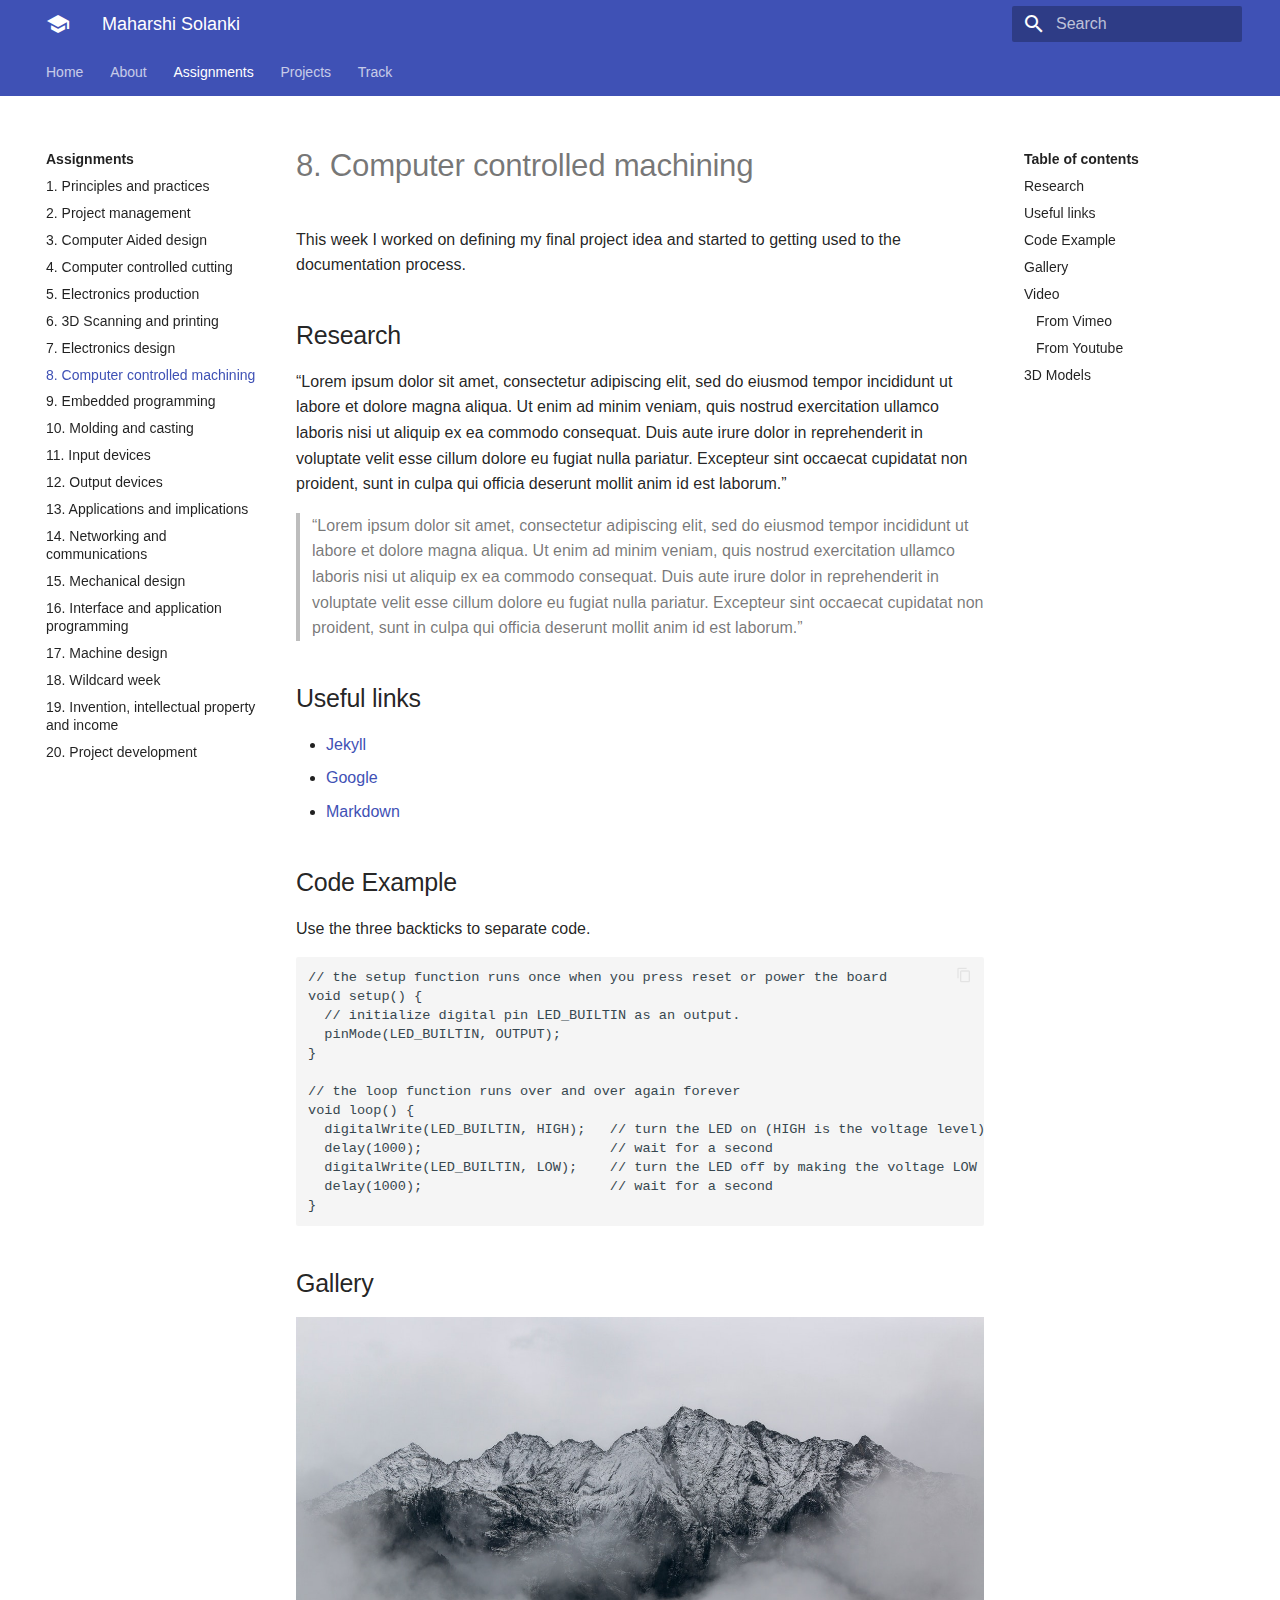
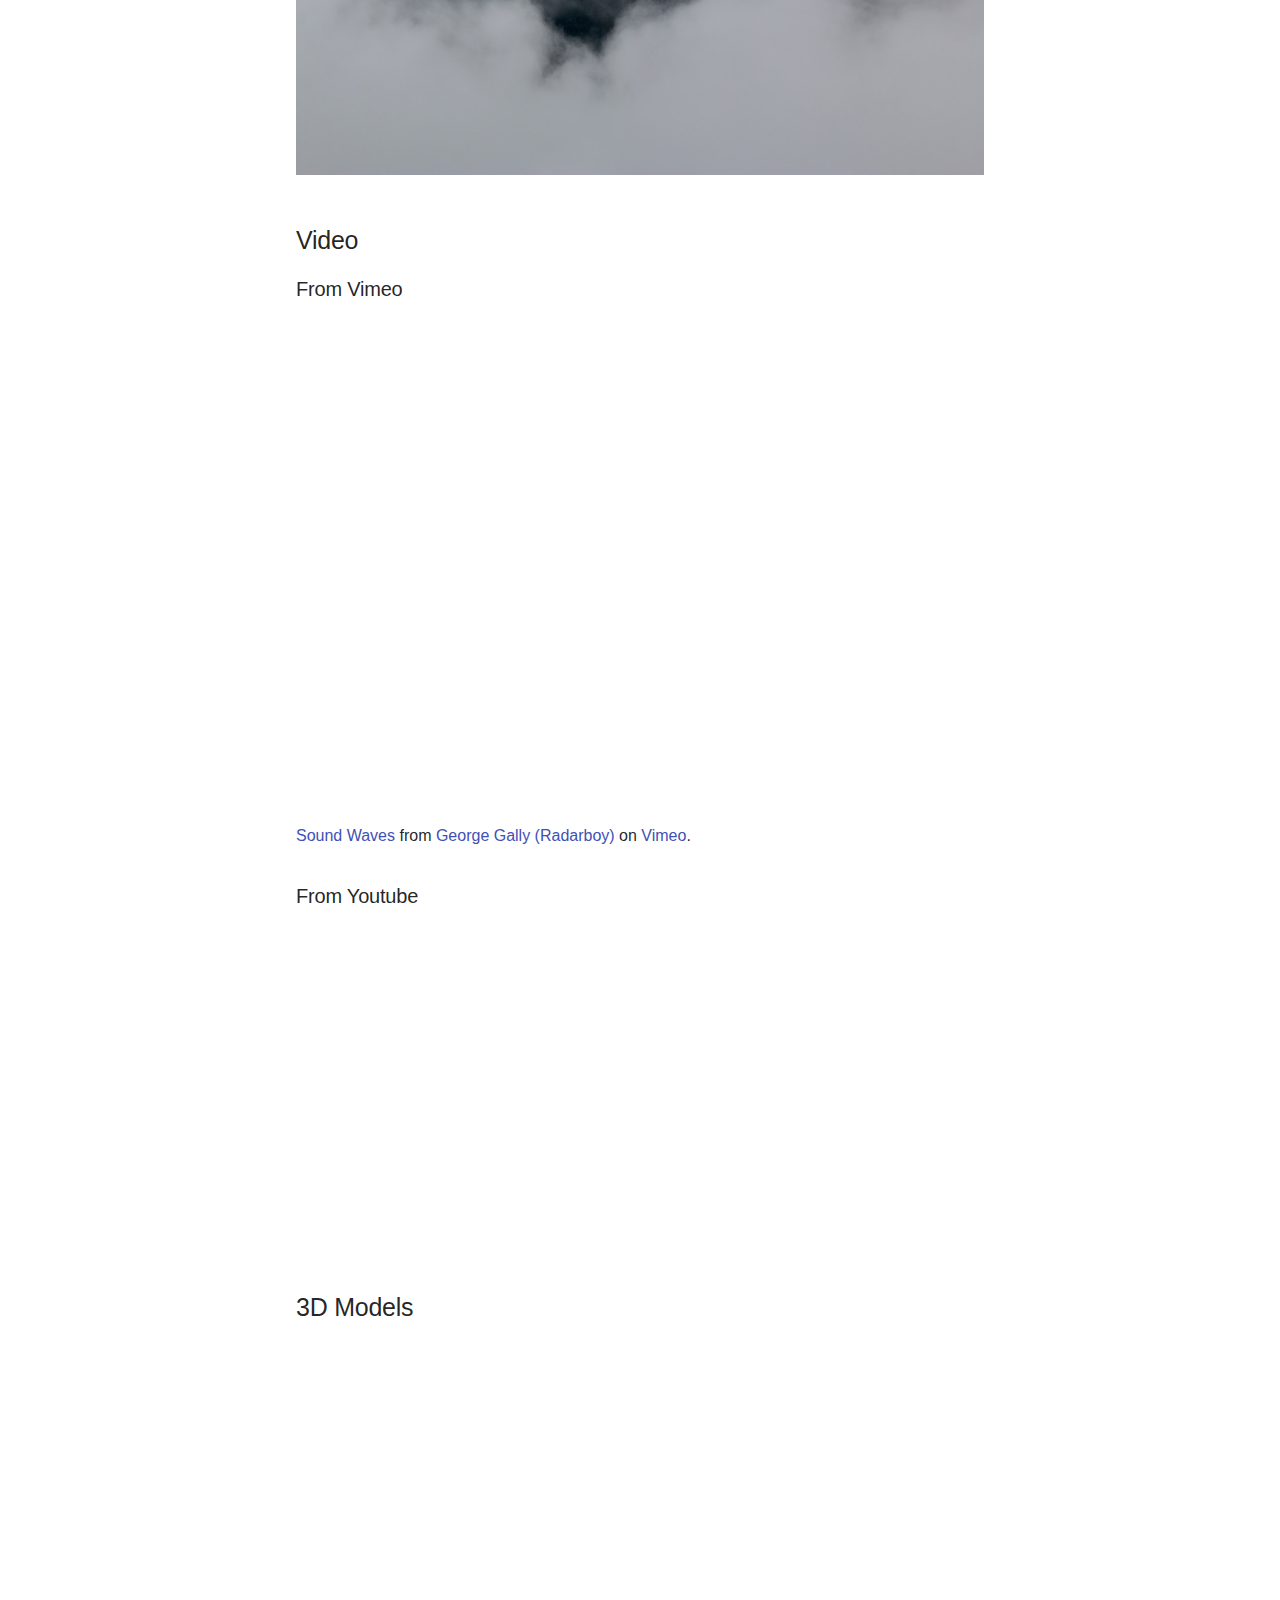
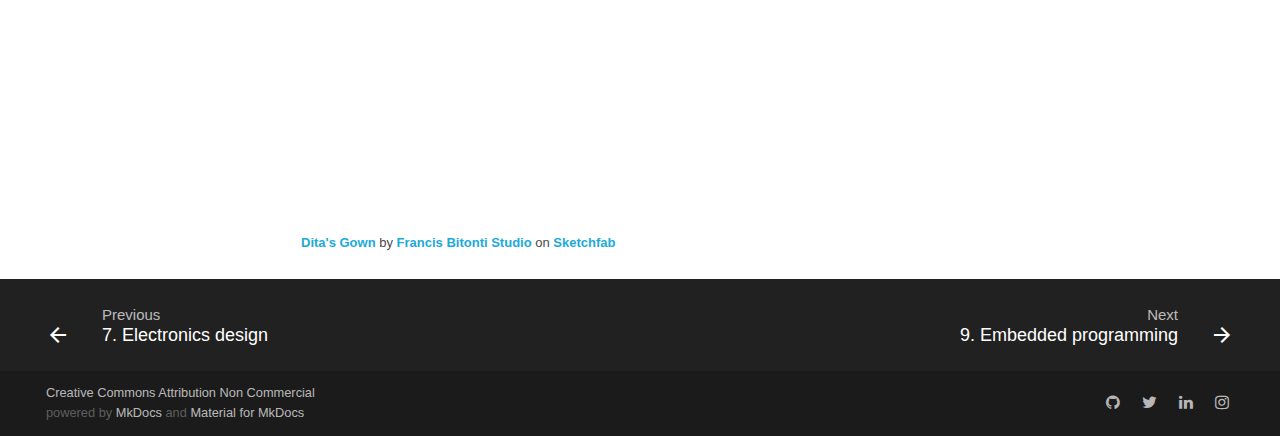
<file: old/assignments/week08/index.html>
<!doctype html>
<html lang="en" class="no-js">
  <head>
    
      <meta charset="utf-8">
      <meta name="viewport" content="width=device-width,initial-scale=1">
      <meta http-equiv="x-ua-compatible" content="ie=edge">
      
        <meta name="description" content="My Fabacademy site">
      
      
      
        <meta name="author" content="Maharshi Solanki">
      
      
        <meta name="lang:clipboard.copy" content="Copy to clipboard">
      
        <meta name="lang:clipboard.copied" content="Copied to clipboard">
      
        <meta name="lang:search.language" content="en">
      
        <meta name="lang:search.pipeline.stopwords" content="True">
      
        <meta name="lang:search.pipeline.trimmer" content="True">
      
        <meta name="lang:search.result.none" content="No matching documents">
      
        <meta name="lang:search.result.one" content="1 matching document">
      
        <meta name="lang:search.result.other" content="# matching documents">
      
        <meta name="lang:search.tokenizer" content="[\s\-]+">
      
      <link rel="shortcut icon" href="../../assets/images/favicon.png">
      <meta name="generator" content="mkdocs-1.0.4, mkdocs-material-3.2.0">
    
    
      
        <title>8. Computer controlled machining - Maharshi Solanki</title>
      
    
    
      <link rel="stylesheet" href="../../assets/stylesheets/application.572ca0f0.css">
      
        <link rel="stylesheet" href="../../assets/stylesheets/application-palette.22915126.css">
      
      
        
        
        <meta name="theme-color" content="">
      
    
    
      <script src="../../assets/javascripts/modernizr.8c900955.js"></script>
    
    
      
    
    <link rel="stylesheet" href="../../assets/fonts/material-icons.css">
    
    
    
  </head>
  
    
    
    <body dir="ltr" data-md-color-primary="deep" data-md-color-accent="indigo">
  
    <svg class="md-svg">
      <defs>
        
        
      </defs>
    </svg>
    <input class="md-toggle" data-md-toggle="drawer" type="checkbox" id="__drawer" autocomplete="off">
    <input class="md-toggle" data-md-toggle="search" type="checkbox" id="__search" autocomplete="off">
    <label class="md-overlay" data-md-component="overlay" for="__drawer"></label>
    
      <a href="#8-computer-controlled-machining" tabindex="1" class="md-skip">
        Skip to content
      </a>
    
    
      <header class="md-header" data-md-component="header">
  <nav class="md-header-nav md-grid">
    <div class="md-flex">
      <div class="md-flex__cell md-flex__cell--shrink">
        <a href="../.." title="Maharshi Solanki" class="md-header-nav__button md-logo">
          
            <i class="md-icon"></i>
          
        </a>
      </div>
      <div class="md-flex__cell md-flex__cell--shrink">
        <label class="md-icon md-icon--menu md-header-nav__button" for="__drawer"></label>
      </div>
      <div class="md-flex__cell md-flex__cell--stretch">
        <div class="md-flex__ellipsis md-header-nav__title" data-md-component="title">
          
            
              <span class="md-header-nav__topic">
                Maharshi Solanki
              </span>
              <span class="md-header-nav__topic">
                8. Computer controlled machining
              </span>
            
          
        </div>
      </div>
      <div class="md-flex__cell md-flex__cell--shrink">
        
          
            <label class="md-icon md-icon--search md-header-nav__button" for="__search"></label>
            
<div class="md-search" data-md-component="search" role="dialog">
  <label class="md-search__overlay" for="__search"></label>
  <div class="md-search__inner" role="search">
    <form class="md-search__form" name="search">
      <input type="text" class="md-search__input" name="query" placeholder="Search" autocapitalize="off" autocorrect="off" autocomplete="off" spellcheck="false" data-md-component="query" data-md-state="active">
      <label class="md-icon md-search__icon" for="__search"></label>
      <button type="reset" class="md-icon md-search__icon" data-md-component="reset" tabindex="-1">
        &#xE5CD;
      </button>
    </form>
    <div class="md-search__output">
      <div class="md-search__scrollwrap" data-md-scrollfix>
        <div class="md-search-result" data-md-component="result">
          <div class="md-search-result__meta">
            Type to start searching
          </div>
          <ol class="md-search-result__list"></ol>
        </div>
      </div>
    </div>
  </div>
</div>
          
        
      </div>
      
    </div>
  </nav>
</header>
    
    <div class="md-container">
      
        
      
      
        

  

<nav class="md-tabs md-tabs--active" data-md-component="tabs">
  <div class="md-tabs__inner md-grid">
    <ul class="md-tabs__list">
      
        
  <li class="md-tabs__item">
    
      <a href="../.." title="Home" class="md-tabs__link">
        Home
      </a>
    
  </li>

      
        
  
  
    <li class="md-tabs__item">
      
        <a href="../../about/" title="About" class="md-tabs__link">
          About
        </a>
      
    </li>
  

      
        
  
  
    <li class="md-tabs__item">
      
        <a href="../week01/" title="Assignments" class="md-tabs__link md-tabs__link--active">
          Assignments
        </a>
      
    </li>
  

      
        
  
  
    <li class="md-tabs__item">
      
        <a href="../../projects/final-project/" title="Projects" class="md-tabs__link">
          Projects
        </a>
      
    </li>
  

      
        
  
  
    <li class="md-tabs__item">
      
        <a href="../../track/progress/" title="Track" class="md-tabs__link">
          Track
        </a>
      
    </li>
  

      
    </ul>
  </div>
</nav>
      
      <main class="md-main">
        <div class="md-main__inner md-grid" data-md-component="container">
          
            
              <div class="md-sidebar md-sidebar--primary" data-md-component="navigation">
                <div class="md-sidebar__scrollwrap">
                  <div class="md-sidebar__inner">
                    <nav class="md-nav md-nav--primary" data-md-level="0">
  <label class="md-nav__title md-nav__title--site" for="__drawer">
    <a href="../.." title="Maharshi Solanki" class="md-nav__button md-logo">
      
        <i class="md-icon"></i>
      
    </a>
    Maharshi Solanki
  </label>
  
  <ul class="md-nav__list" data-md-scrollfix>
    
      
      
      


  <li class="md-nav__item">
    <a href="../.." title="Home" class="md-nav__link">
      Home
    </a>
  </li>

    
      
      
      


  <li class="md-nav__item md-nav__item--nested">
    
      <input class="md-toggle md-nav__toggle" data-md-toggle="nav-2" type="checkbox" id="nav-2">
    
    <label class="md-nav__link" for="nav-2">
      About
    </label>
    <nav class="md-nav" data-md-component="collapsible" data-md-level="1">
      <label class="md-nav__title" for="nav-2">
        About
      </label>
      <ul class="md-nav__list" data-md-scrollfix>
        
        
          
          
          


  <li class="md-nav__item">
    <a href="../../about/" title="About me" class="md-nav__link">
      About me
    </a>
  </li>

        
          
          
          


  <li class="md-nav__item">
    <a href="../../about/agreement/" title="Student Agreement" class="md-nav__link">
      Student Agreement
    </a>
  </li>

        
      </ul>
    </nav>
  </li>

    
      
      
      

  


  <li class="md-nav__item md-nav__item--active md-nav__item--nested">
    
      <input class="md-toggle md-nav__toggle" data-md-toggle="nav-3" type="checkbox" id="nav-3" checked>
    
    <label class="md-nav__link" for="nav-3">
      Assignments
    </label>
    <nav class="md-nav" data-md-component="collapsible" data-md-level="1">
      <label class="md-nav__title" for="nav-3">
        Assignments
      </label>
      <ul class="md-nav__list" data-md-scrollfix>
        
        
          
          
          


  <li class="md-nav__item">
    <a href="../week01/" title="1. Principles and practices" class="md-nav__link">
      1. Principles and practices
    </a>
  </li>

        
          
          
          


  <li class="md-nav__item">
    <a href="../week02/" title="2. Project management" class="md-nav__link">
      2. Project management
    </a>
  </li>

        
          
          
          


  <li class="md-nav__item">
    <a href="../week03/" title="3. Computer Aided design" class="md-nav__link">
      3. Computer Aided design
    </a>
  </li>

        
          
          
          


  <li class="md-nav__item">
    <a href="../week04/" title="4. Computer controlled cutting" class="md-nav__link">
      4. Computer controlled cutting
    </a>
  </li>

        
          
          
          


  <li class="md-nav__item">
    <a href="../week05/" title="5. Electronics production" class="md-nav__link">
      5. Electronics production
    </a>
  </li>

        
          
          
          


  <li class="md-nav__item">
    <a href="../week06/" title="6. 3D Scanning and printing" class="md-nav__link">
      6. 3D Scanning and printing
    </a>
  </li>

        
          
          
          


  <li class="md-nav__item">
    <a href="../week07/" title="7. Electronics design" class="md-nav__link">
      7. Electronics design
    </a>
  </li>

        
          
          
          

  


  <li class="md-nav__item md-nav__item--active">
    
    <input class="md-toggle md-nav__toggle" data-md-toggle="toc" type="checkbox" id="__toc">
    
      
    
    
      <label class="md-nav__link md-nav__link--active" for="__toc">
        8. Computer controlled machining
      </label>
    
    <a href="./" title="8. Computer controlled machining" class="md-nav__link md-nav__link--active">
      8. Computer controlled machining
    </a>
    
      
<nav class="md-nav md-nav--secondary">
  
  
    
  
  
    <label class="md-nav__title" for="__toc">Table of contents</label>
    <ul class="md-nav__list" data-md-scrollfix>
      
        <li class="md-nav__item">
  <a href="#research" title="Research" class="md-nav__link">
    Research
  </a>
  
</li>
      
        <li class="md-nav__item">
  <a href="#useful-links" title="Useful links" class="md-nav__link">
    Useful links
  </a>
  
</li>
      
        <li class="md-nav__item">
  <a href="#code-example" title="Code Example" class="md-nav__link">
    Code Example
  </a>
  
</li>
      
        <li class="md-nav__item">
  <a href="#gallery" title="Gallery" class="md-nav__link">
    Gallery
  </a>
  
</li>
      
        <li class="md-nav__item">
  <a href="#video" title="Video" class="md-nav__link">
    Video
  </a>
  
    <nav class="md-nav">
      <ul class="md-nav__list">
        
          <li class="md-nav__item">
  <a href="#from-vimeo" title="From Vimeo" class="md-nav__link">
    From Vimeo
  </a>
  
</li>
        
          <li class="md-nav__item">
  <a href="#from-youtube" title="From Youtube" class="md-nav__link">
    From Youtube
  </a>
  
</li>
        
      </ul>
    </nav>
  
</li>
      
        <li class="md-nav__item">
  <a href="#3d-models" title="3D Models" class="md-nav__link">
    3D Models
  </a>
  
</li>
      
      
      
      
      
    </ul>
  
</nav>
    
  </li>

        
          
          
          


  <li class="md-nav__item">
    <a href="../week09/" title="9. Embedded programming" class="md-nav__link">
      9. Embedded programming
    </a>
  </li>

        
          
          
          


  <li class="md-nav__item">
    <a href="../week10/" title="10. Molding and casting" class="md-nav__link">
      10. Molding and casting
    </a>
  </li>

        
          
          
          


  <li class="md-nav__item">
    <a href="../week11/" title="11. Input devices" class="md-nav__link">
      11. Input devices
    </a>
  </li>

        
          
          
          


  <li class="md-nav__item">
    <a href="../week12/" title="12. Output devices" class="md-nav__link">
      12. Output devices
    </a>
  </li>

        
          
          
          


  <li class="md-nav__item">
    <a href="../week13/" title="13. Applications and implications" class="md-nav__link">
      13. Applications and implications
    </a>
  </li>

        
          
          
          


  <li class="md-nav__item">
    <a href="../week14/" title="14. Networking and communications" class="md-nav__link">
      14. Networking and communications
    </a>
  </li>

        
          
          
          


  <li class="md-nav__item">
    <a href="../week15/" title="15. Mechanical design" class="md-nav__link">
      15. Mechanical design
    </a>
  </li>

        
          
          
          


  <li class="md-nav__item">
    <a href="../week16/" title="16. Interface and application programming" class="md-nav__link">
      16. Interface and application programming
    </a>
  </li>

        
          
          
          


  <li class="md-nav__item">
    <a href="../week17/" title="17. Machine design" class="md-nav__link">
      17. Machine design
    </a>
  </li>

        
          
          
          


  <li class="md-nav__item">
    <a href="../week18/" title="18. Wildcard week" class="md-nav__link">
      18. Wildcard week
    </a>
  </li>

        
          
          
          


  <li class="md-nav__item">
    <a href="../week19/" title="19. Invention, intellectual property and income" class="md-nav__link">
      19. Invention, intellectual property and income
    </a>
  </li>

        
          
          
          


  <li class="md-nav__item">
    <a href="../week20/" title="20. Project development" class="md-nav__link">
      20. Project development
    </a>
  </li>

        
      </ul>
    </nav>
  </li>

    
      
      
      


  <li class="md-nav__item md-nav__item--nested">
    
      <input class="md-toggle md-nav__toggle" data-md-toggle="nav-4" type="checkbox" id="nav-4">
    
    <label class="md-nav__link" for="nav-4">
      Projects
    </label>
    <nav class="md-nav" data-md-component="collapsible" data-md-level="1">
      <label class="md-nav__title" for="nav-4">
        Projects
      </label>
      <ul class="md-nav__list" data-md-scrollfix>
        
        
          
          
          


  <li class="md-nav__item">
    <a href="../../projects/final-project/" title="Final Project" class="md-nav__link">
      Final Project
    </a>
  </li>

        
          
          
          


  <li class="md-nav__item">
    <a href="../../projects/sample-project/" title="Another project" class="md-nav__link">
      Another project
    </a>
  </li>

        
      </ul>
    </nav>
  </li>

    
      
      
      


  <li class="md-nav__item md-nav__item--nested">
    
      <input class="md-toggle md-nav__toggle" data-md-toggle="nav-5" type="checkbox" id="nav-5">
    
    <label class="md-nav__link" for="nav-5">
      Track
    </label>
    <nav class="md-nav" data-md-component="collapsible" data-md-level="1">
      <label class="md-nav__title" for="nav-5">
        Track
      </label>
      <ul class="md-nav__list" data-md-scrollfix>
        
        
          
          
          


  <li class="md-nav__item">
    <a href="../../track/progress/" title="Track Progress" class="md-nav__link">
      Track Progress
    </a>
  </li>

        
      </ul>
    </nav>
  </li>

    
  </ul>
</nav>
                  </div>
                </div>
              </div>
            
            
              <div class="md-sidebar md-sidebar--secondary" data-md-component="toc">
                <div class="md-sidebar__scrollwrap">
                  <div class="md-sidebar__inner">
                    
<nav class="md-nav md-nav--secondary">
  
  
    
  
  
    <label class="md-nav__title" for="__toc">Table of contents</label>
    <ul class="md-nav__list" data-md-scrollfix>
      
        <li class="md-nav__item">
  <a href="#research" title="Research" class="md-nav__link">
    Research
  </a>
  
</li>
      
        <li class="md-nav__item">
  <a href="#useful-links" title="Useful links" class="md-nav__link">
    Useful links
  </a>
  
</li>
      
        <li class="md-nav__item">
  <a href="#code-example" title="Code Example" class="md-nav__link">
    Code Example
  </a>
  
</li>
      
        <li class="md-nav__item">
  <a href="#gallery" title="Gallery" class="md-nav__link">
    Gallery
  </a>
  
</li>
      
        <li class="md-nav__item">
  <a href="#video" title="Video" class="md-nav__link">
    Video
  </a>
  
    <nav class="md-nav">
      <ul class="md-nav__list">
        
          <li class="md-nav__item">
  <a href="#from-vimeo" title="From Vimeo" class="md-nav__link">
    From Vimeo
  </a>
  
</li>
        
          <li class="md-nav__item">
  <a href="#from-youtube" title="From Youtube" class="md-nav__link">
    From Youtube
  </a>
  
</li>
        
      </ul>
    </nav>
  
</li>
      
        <li class="md-nav__item">
  <a href="#3d-models" title="3D Models" class="md-nav__link">
    3D Models
  </a>
  
</li>
      
      
      
      
      
    </ul>
  
</nav>
                  </div>
                </div>
              </div>
            
          
          <div class="md-content">
            <article class="md-content__inner md-typeset">
              
                
                
                <h1 id="8-computer-controlled-machining">8. Computer controlled machining<a class="headerlink" href="#8-computer-controlled-machining" title="Permanent link">&para;</a></h1>
<p>This week I worked on defining my final project idea and started to getting used to the documentation process.</p>
<h2 id="research">Research<a class="headerlink" href="#research" title="Permanent link">&para;</a></h2>
<p>&ldquo;Lorem ipsum dolor sit amet, consectetur adipiscing elit, sed do eiusmod tempor incididunt ut labore et dolore magna aliqua. Ut enim ad minim veniam, quis nostrud exercitation ullamco laboris nisi ut aliquip ex ea commodo consequat. Duis aute irure dolor in reprehenderit in voluptate velit esse cillum dolore eu fugiat nulla pariatur. Excepteur sint occaecat cupidatat non proident, sunt in culpa qui officia deserunt mollit anim id est laborum.&rdquo;</p>
<blockquote>
<p>&ldquo;Lorem ipsum dolor sit amet, consectetur adipiscing elit, sed do eiusmod tempor incididunt ut labore et dolore magna aliqua. Ut enim ad minim veniam, quis nostrud exercitation ullamco laboris nisi ut aliquip ex ea commodo consequat. Duis aute irure dolor in reprehenderit in voluptate velit esse cillum dolore eu fugiat nulla pariatur. Excepteur sint occaecat cupidatat non proident, sunt in culpa qui officia deserunt mollit anim id est laborum.&rdquo;</p>
</blockquote>
<h2 id="useful-links">Useful links<a class="headerlink" href="#useful-links" title="Permanent link">&para;</a></h2>
<ul>
<li><a href="http://jekyll.org">Jekyll</a></li>
<li><a href="http://google.com">Google</a></li>
<li><a href="https://en.wikipedia.org/wiki/Markdown">Markdown</a></li>
</ul>
<h2 id="code-example">Code Example<a class="headerlink" href="#code-example" title="Permanent link">&para;</a></h2>
<p>Use the three backticks to separate code.</p>
<div class="codehilite"><pre><span></span>// the setup function runs once when you press reset or power the board
void setup() {
  // initialize digital pin LED_BUILTIN as an output.
  pinMode(LED_BUILTIN, OUTPUT);
}

// the loop function runs over and over again forever
void loop() {
  digitalWrite(LED_BUILTIN, HIGH);   // turn the LED on (HIGH is the voltage level)
  delay(1000);                       // wait for a second
  digitalWrite(LED_BUILTIN, LOW);    // turn the LED off by making the voltage LOW
  delay(1000);                       // wait for a second
}
</pre></div>


<h2 id="gallery">Gallery<a class="headerlink" href="#gallery" title="Permanent link">&para;</a></h2>
<p><img alt="" src="../../images/sample-photo.jpg" /></p>
<h2 id="video">Video<a class="headerlink" href="#video" title="Permanent link">&para;</a></h2>
<h3 id="from-vimeo">From Vimeo<a class="headerlink" href="#from-vimeo" title="Permanent link">&para;</a></h3>
<iframe src="https://player.vimeo.com/video/10048961" width="640" height="480" frameborder="0" webkitallowfullscreen mozallowfullscreen allowfullscreen></iframe>

<p><a href="https://vimeo.com/10048961">Sound Waves</a> from <a href="https://vimeo.com/radarboy">George Gally (Radarboy)</a> on <a href="https://vimeo.com">Vimeo</a>.</p>

<h3 id="from-youtube">From Youtube<a class="headerlink" href="#from-youtube" title="Permanent link">&para;</a></h3>
<iframe width="560" height="315" src="https://www.youtube.com/embed/jjNgJFemlC4" frameborder="0" allow="autoplay; encrypted-media" allowfullscreen></iframe>

<h2 id="3d-models">3D Models<a class="headerlink" href="#3d-models" title="Permanent link">&para;</a></h2>
<div class="sketchfab-embed-wrapper"><iframe width="640" height="480" src="https://sketchfab.com/models/658c8f8a2f3042c3ad7bdedd83f1c915/embed" frameborder="0" allow="autoplay; fullscreen; vr" mozallowfullscreen="true" webkitallowfullscreen="true"></iframe>

<p style="font-size: 13px; font-weight: normal; margin: 5px; color: #4A4A4A;">
    <a href="https://sketchfab.com/models/658c8f8a2f3042c3ad7bdedd83f1c915?utm_medium=embed&utm_source=website&utm_campaign=share-popup" target="_blank" style="font-weight: bold; color: #1CAAD9;">Dita&#39;s Gown</a>
    by <a href="https://sketchfab.com/francisbitontistudio?utm_medium=embed&utm_source=website&utm_campaign=share-popup" target="_blank" style="font-weight: bold; color: #1CAAD9;">Francis Bitonti Studio</a>
    on <a href="https://sketchfab.com?utm_medium=embed&utm_source=website&utm_campaign=share-popup" target="_blank" style="font-weight: bold; color: #1CAAD9;">Sketchfab</a>
</p>
</div>
                
                  
                
              
              
                


              
            </article>
          </div>
        </div>
      </main>
      
        
<footer class="md-footer">
  
    <div class="md-footer-nav">
      <nav class="md-footer-nav__inner md-grid">
        
          <a href="../week07/" title="7. Electronics design" class="md-flex md-footer-nav__link md-footer-nav__link--prev" rel="prev">
            <div class="md-flex__cell md-flex__cell--shrink">
              <i class="md-icon md-icon--arrow-back md-footer-nav__button"></i>
            </div>
            <div class="md-flex__cell md-flex__cell--stretch md-footer-nav__title">
              <span class="md-flex__ellipsis">
                <span class="md-footer-nav__direction">
                  Previous
                </span>
                7. Electronics design
              </span>
            </div>
          </a>
        
        
          <a href="../week09/" title="9. Embedded programming" class="md-flex md-footer-nav__link md-footer-nav__link--next" rel="next">
            <div class="md-flex__cell md-flex__cell--stretch md-footer-nav__title">
              <span class="md-flex__ellipsis">
                <span class="md-footer-nav__direction">
                  Next
                </span>
                9. Embedded programming
              </span>
            </div>
            <div class="md-flex__cell md-flex__cell--shrink">
              <i class="md-icon md-icon--arrow-forward md-footer-nav__button"></i>
            </div>
          </a>
        
      </nav>
    </div>
  
  <div class="md-footer-meta md-typeset">
    <div class="md-footer-meta__inner md-grid">
      <div class="md-footer-copyright">
        
          <div class="md-footer-copyright__highlight">
            Creative Commons Attribution Non Commercial
          </div>
        
        powered by
        <a href="https://www.mkdocs.org">MkDocs</a>
        and
        <a href="https://squidfunk.github.io/mkdocs-material/">
          Material for MkDocs</a>
      </div>
      
        
  <div class="md-footer-social">
    <link rel="stylesheet" href="../../assets/fonts/font-awesome.css">
    
      <a href="https://github.com/academany" class="md-footer-social__link fa fa-github"></a>
    
      <a href="https://twitter.com/fabacademany" class="md-footer-social__link fa fa-twitter"></a>
    
      <a href="https://linkedin.com/in/academany" class="md-footer-social__link fa fa-linkedin"></a>
    
      <a href="https://instagram.com/fabacademany" class="md-footer-social__link fa fa-instagram"></a>
    
  </div>

      
    </div>
  </div>
</footer>
      
    </div>
    
      <script src="../../assets/javascripts/application.b41f3d20.js"></script>
      
      <script>app.initialize({version:"1.0.4",url:{base:"../.."}})</script>
      
    
    
      
    
  </body>
</html>
</file>
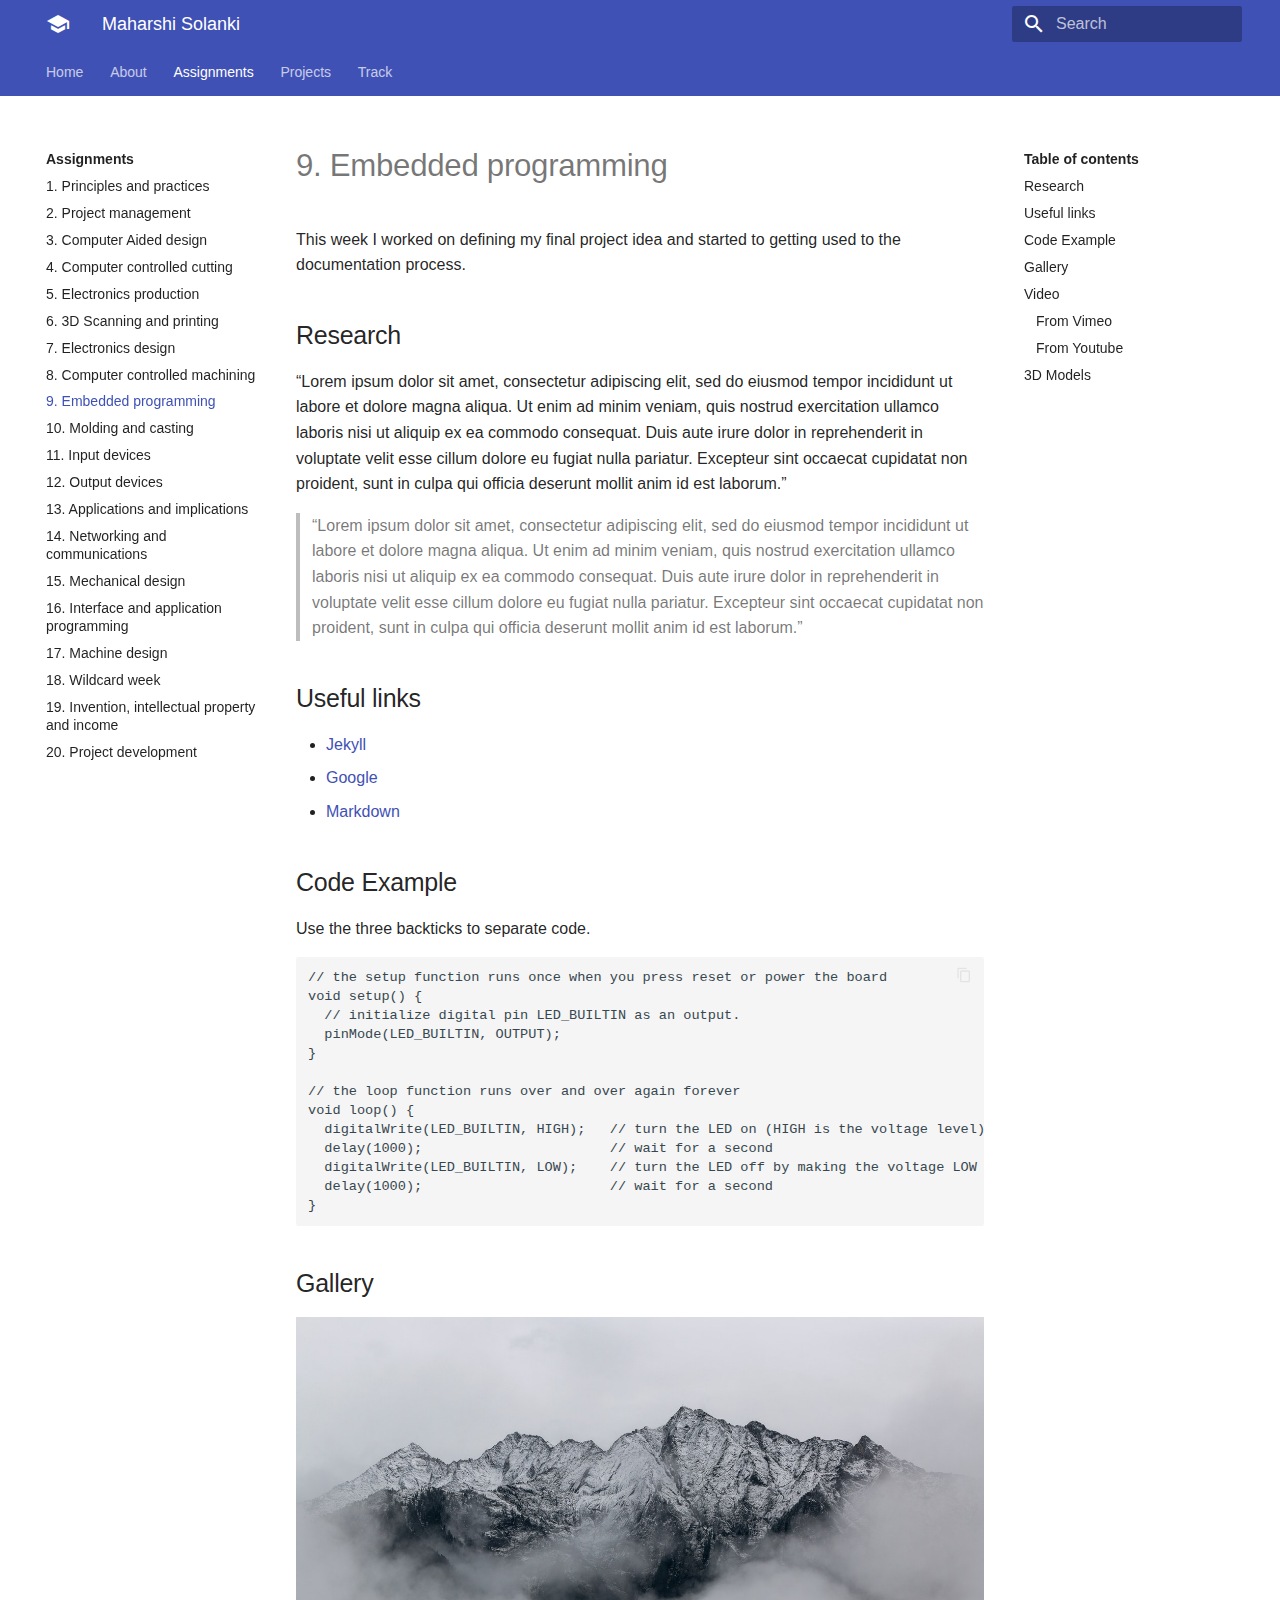
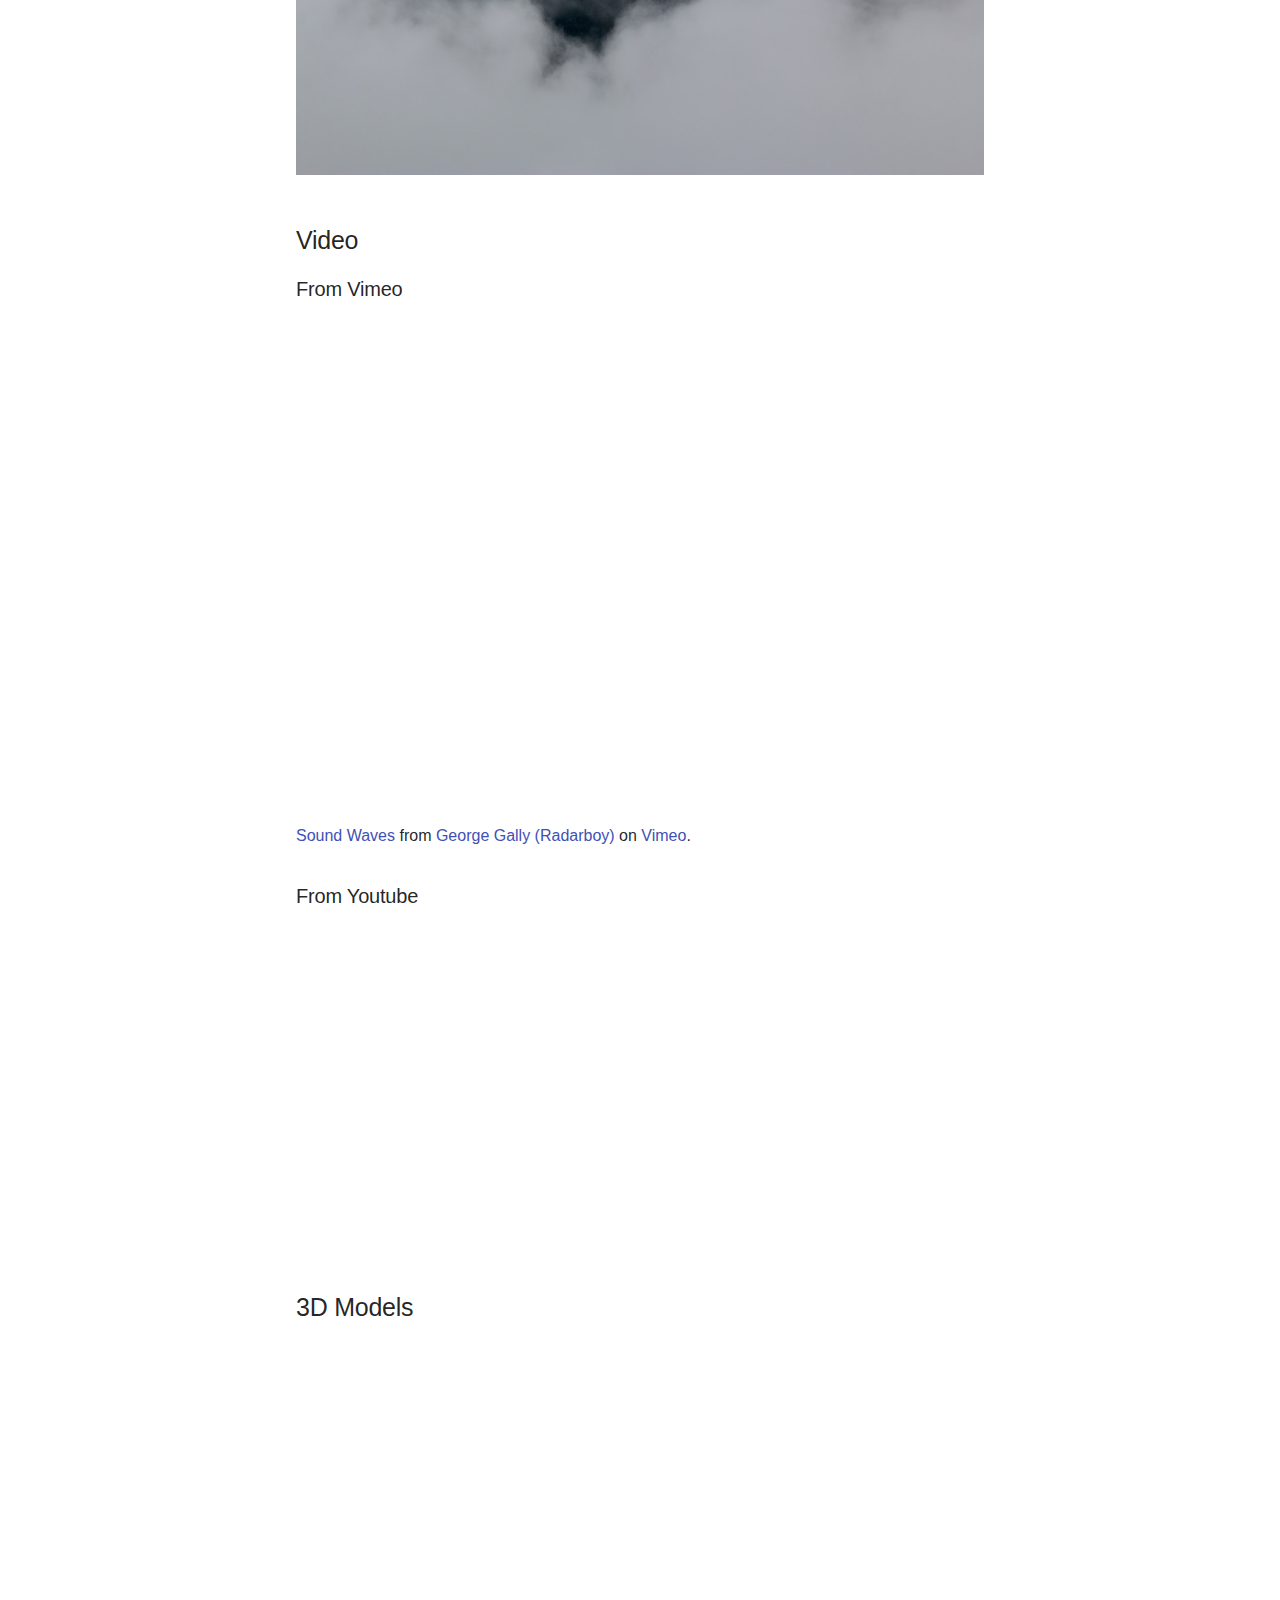
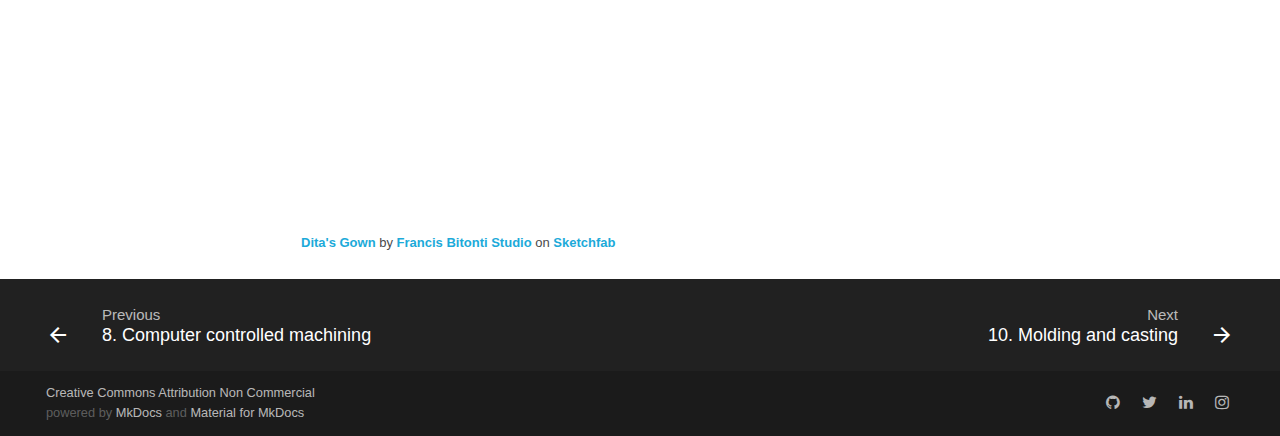
<file: old/assignments/week09/index.html>
<!doctype html>
<html lang="en" class="no-js">
  <head>
    
      <meta charset="utf-8">
      <meta name="viewport" content="width=device-width,initial-scale=1">
      <meta http-equiv="x-ua-compatible" content="ie=edge">
      
        <meta name="description" content="My Fabacademy site">
      
      
      
        <meta name="author" content="Maharshi Solanki">
      
      
        <meta name="lang:clipboard.copy" content="Copy to clipboard">
      
        <meta name="lang:clipboard.copied" content="Copied to clipboard">
      
        <meta name="lang:search.language" content="en">
      
        <meta name="lang:search.pipeline.stopwords" content="True">
      
        <meta name="lang:search.pipeline.trimmer" content="True">
      
        <meta name="lang:search.result.none" content="No matching documents">
      
        <meta name="lang:search.result.one" content="1 matching document">
      
        <meta name="lang:search.result.other" content="# matching documents">
      
        <meta name="lang:search.tokenizer" content="[\s\-]+">
      
      <link rel="shortcut icon" href="../../assets/images/favicon.png">
      <meta name="generator" content="mkdocs-1.0.4, mkdocs-material-3.2.0">
    
    
      
        <title>9. Embedded programming - Maharshi Solanki</title>
      
    
    
      <link rel="stylesheet" href="../../assets/stylesheets/application.572ca0f0.css">
      
        <link rel="stylesheet" href="../../assets/stylesheets/application-palette.22915126.css">
      
      
        
        
        <meta name="theme-color" content="">
      
    
    
      <script src="../../assets/javascripts/modernizr.8c900955.js"></script>
    
    
      
    
    <link rel="stylesheet" href="../../assets/fonts/material-icons.css">
    
    
    
  </head>
  
    
    
    <body dir="ltr" data-md-color-primary="deep" data-md-color-accent="indigo">
  
    <svg class="md-svg">
      <defs>
        
        
      </defs>
    </svg>
    <input class="md-toggle" data-md-toggle="drawer" type="checkbox" id="__drawer" autocomplete="off">
    <input class="md-toggle" data-md-toggle="search" type="checkbox" id="__search" autocomplete="off">
    <label class="md-overlay" data-md-component="overlay" for="__drawer"></label>
    
      <a href="#9-embedded-programming" tabindex="1" class="md-skip">
        Skip to content
      </a>
    
    
      <header class="md-header" data-md-component="header">
  <nav class="md-header-nav md-grid">
    <div class="md-flex">
      <div class="md-flex__cell md-flex__cell--shrink">
        <a href="../.." title="Maharshi Solanki" class="md-header-nav__button md-logo">
          
            <i class="md-icon"></i>
          
        </a>
      </div>
      <div class="md-flex__cell md-flex__cell--shrink">
        <label class="md-icon md-icon--menu md-header-nav__button" for="__drawer"></label>
      </div>
      <div class="md-flex__cell md-flex__cell--stretch">
        <div class="md-flex__ellipsis md-header-nav__title" data-md-component="title">
          
            
              <span class="md-header-nav__topic">
                Maharshi Solanki
              </span>
              <span class="md-header-nav__topic">
                9. Embedded programming
              </span>
            
          
        </div>
      </div>
      <div class="md-flex__cell md-flex__cell--shrink">
        
          
            <label class="md-icon md-icon--search md-header-nav__button" for="__search"></label>
            
<div class="md-search" data-md-component="search" role="dialog">
  <label class="md-search__overlay" for="__search"></label>
  <div class="md-search__inner" role="search">
    <form class="md-search__form" name="search">
      <input type="text" class="md-search__input" name="query" placeholder="Search" autocapitalize="off" autocorrect="off" autocomplete="off" spellcheck="false" data-md-component="query" data-md-state="active">
      <label class="md-icon md-search__icon" for="__search"></label>
      <button type="reset" class="md-icon md-search__icon" data-md-component="reset" tabindex="-1">
        &#xE5CD;
      </button>
    </form>
    <div class="md-search__output">
      <div class="md-search__scrollwrap" data-md-scrollfix>
        <div class="md-search-result" data-md-component="result">
          <div class="md-search-result__meta">
            Type to start searching
          </div>
          <ol class="md-search-result__list"></ol>
        </div>
      </div>
    </div>
  </div>
</div>
          
        
      </div>
      
    </div>
  </nav>
</header>
    
    <div class="md-container">
      
        
      
      
        

  

<nav class="md-tabs md-tabs--active" data-md-component="tabs">
  <div class="md-tabs__inner md-grid">
    <ul class="md-tabs__list">
      
        
  <li class="md-tabs__item">
    
      <a href="../.." title="Home" class="md-tabs__link">
        Home
      </a>
    
  </li>

      
        
  
  
    <li class="md-tabs__item">
      
        <a href="../../about/" title="About" class="md-tabs__link">
          About
        </a>
      
    </li>
  

      
        
  
  
    <li class="md-tabs__item">
      
        <a href="../week01/" title="Assignments" class="md-tabs__link md-tabs__link--active">
          Assignments
        </a>
      
    </li>
  

      
        
  
  
    <li class="md-tabs__item">
      
        <a href="../../projects/final-project/" title="Projects" class="md-tabs__link">
          Projects
        </a>
      
    </li>
  

      
        
  
  
    <li class="md-tabs__item">
      
        <a href="../../track/progress/" title="Track" class="md-tabs__link">
          Track
        </a>
      
    </li>
  

      
    </ul>
  </div>
</nav>
      
      <main class="md-main">
        <div class="md-main__inner md-grid" data-md-component="container">
          
            
              <div class="md-sidebar md-sidebar--primary" data-md-component="navigation">
                <div class="md-sidebar__scrollwrap">
                  <div class="md-sidebar__inner">
                    <nav class="md-nav md-nav--primary" data-md-level="0">
  <label class="md-nav__title md-nav__title--site" for="__drawer">
    <a href="../.." title="Maharshi Solanki" class="md-nav__button md-logo">
      
        <i class="md-icon"></i>
      
    </a>
    Maharshi Solanki
  </label>
  
  <ul class="md-nav__list" data-md-scrollfix>
    
      
      
      


  <li class="md-nav__item">
    <a href="../.." title="Home" class="md-nav__link">
      Home
    </a>
  </li>

    
      
      
      


  <li class="md-nav__item md-nav__item--nested">
    
      <input class="md-toggle md-nav__toggle" data-md-toggle="nav-2" type="checkbox" id="nav-2">
    
    <label class="md-nav__link" for="nav-2">
      About
    </label>
    <nav class="md-nav" data-md-component="collapsible" data-md-level="1">
      <label class="md-nav__title" for="nav-2">
        About
      </label>
      <ul class="md-nav__list" data-md-scrollfix>
        
        
          
          
          


  <li class="md-nav__item">
    <a href="../../about/" title="About me" class="md-nav__link">
      About me
    </a>
  </li>

        
          
          
          


  <li class="md-nav__item">
    <a href="../../about/agreement/" title="Student Agreement" class="md-nav__link">
      Student Agreement
    </a>
  </li>

        
      </ul>
    </nav>
  </li>

    
      
      
      

  


  <li class="md-nav__item md-nav__item--active md-nav__item--nested">
    
      <input class="md-toggle md-nav__toggle" data-md-toggle="nav-3" type="checkbox" id="nav-3" checked>
    
    <label class="md-nav__link" for="nav-3">
      Assignments
    </label>
    <nav class="md-nav" data-md-component="collapsible" data-md-level="1">
      <label class="md-nav__title" for="nav-3">
        Assignments
      </label>
      <ul class="md-nav__list" data-md-scrollfix>
        
        
          
          
          


  <li class="md-nav__item">
    <a href="../week01/" title="1. Principles and practices" class="md-nav__link">
      1. Principles and practices
    </a>
  </li>

        
          
          
          


  <li class="md-nav__item">
    <a href="../week02/" title="2. Project management" class="md-nav__link">
      2. Project management
    </a>
  </li>

        
          
          
          


  <li class="md-nav__item">
    <a href="../week03/" title="3. Computer Aided design" class="md-nav__link">
      3. Computer Aided design
    </a>
  </li>

        
          
          
          


  <li class="md-nav__item">
    <a href="../week04/" title="4. Computer controlled cutting" class="md-nav__link">
      4. Computer controlled cutting
    </a>
  </li>

        
          
          
          


  <li class="md-nav__item">
    <a href="../week05/" title="5. Electronics production" class="md-nav__link">
      5. Electronics production
    </a>
  </li>

        
          
          
          


  <li class="md-nav__item">
    <a href="../week06/" title="6. 3D Scanning and printing" class="md-nav__link">
      6. 3D Scanning and printing
    </a>
  </li>

        
          
          
          


  <li class="md-nav__item">
    <a href="../week07/" title="7. Electronics design" class="md-nav__link">
      7. Electronics design
    </a>
  </li>

        
          
          
          


  <li class="md-nav__item">
    <a href="../week08/" title="8. Computer controlled machining" class="md-nav__link">
      8. Computer controlled machining
    </a>
  </li>

        
          
          
          

  


  <li class="md-nav__item md-nav__item--active">
    
    <input class="md-toggle md-nav__toggle" data-md-toggle="toc" type="checkbox" id="__toc">
    
      
    
    
      <label class="md-nav__link md-nav__link--active" for="__toc">
        9. Embedded programming
      </label>
    
    <a href="./" title="9. Embedded programming" class="md-nav__link md-nav__link--active">
      9. Embedded programming
    </a>
    
      
<nav class="md-nav md-nav--secondary">
  
  
    
  
  
    <label class="md-nav__title" for="__toc">Table of contents</label>
    <ul class="md-nav__list" data-md-scrollfix>
      
        <li class="md-nav__item">
  <a href="#research" title="Research" class="md-nav__link">
    Research
  </a>
  
</li>
      
        <li class="md-nav__item">
  <a href="#useful-links" title="Useful links" class="md-nav__link">
    Useful links
  </a>
  
</li>
      
        <li class="md-nav__item">
  <a href="#code-example" title="Code Example" class="md-nav__link">
    Code Example
  </a>
  
</li>
      
        <li class="md-nav__item">
  <a href="#gallery" title="Gallery" class="md-nav__link">
    Gallery
  </a>
  
</li>
      
        <li class="md-nav__item">
  <a href="#video" title="Video" class="md-nav__link">
    Video
  </a>
  
    <nav class="md-nav">
      <ul class="md-nav__list">
        
          <li class="md-nav__item">
  <a href="#from-vimeo" title="From Vimeo" class="md-nav__link">
    From Vimeo
  </a>
  
</li>
        
          <li class="md-nav__item">
  <a href="#from-youtube" title="From Youtube" class="md-nav__link">
    From Youtube
  </a>
  
</li>
        
      </ul>
    </nav>
  
</li>
      
        <li class="md-nav__item">
  <a href="#3d-models" title="3D Models" class="md-nav__link">
    3D Models
  </a>
  
</li>
      
      
      
      
      
    </ul>
  
</nav>
    
  </li>

        
          
          
          


  <li class="md-nav__item">
    <a href="../week10/" title="10. Molding and casting" class="md-nav__link">
      10. Molding and casting
    </a>
  </li>

        
          
          
          


  <li class="md-nav__item">
    <a href="../week11/" title="11. Input devices" class="md-nav__link">
      11. Input devices
    </a>
  </li>

        
          
          
          


  <li class="md-nav__item">
    <a href="../week12/" title="12. Output devices" class="md-nav__link">
      12. Output devices
    </a>
  </li>

        
          
          
          


  <li class="md-nav__item">
    <a href="../week13/" title="13. Applications and implications" class="md-nav__link">
      13. Applications and implications
    </a>
  </li>

        
          
          
          


  <li class="md-nav__item">
    <a href="../week14/" title="14. Networking and communications" class="md-nav__link">
      14. Networking and communications
    </a>
  </li>

        
          
          
          


  <li class="md-nav__item">
    <a href="../week15/" title="15. Mechanical design" class="md-nav__link">
      15. Mechanical design
    </a>
  </li>

        
          
          
          


  <li class="md-nav__item">
    <a href="../week16/" title="16. Interface and application programming" class="md-nav__link">
      16. Interface and application programming
    </a>
  </li>

        
          
          
          


  <li class="md-nav__item">
    <a href="../week17/" title="17. Machine design" class="md-nav__link">
      17. Machine design
    </a>
  </li>

        
          
          
          


  <li class="md-nav__item">
    <a href="../week18/" title="18. Wildcard week" class="md-nav__link">
      18. Wildcard week
    </a>
  </li>

        
          
          
          


  <li class="md-nav__item">
    <a href="../week19/" title="19. Invention, intellectual property and income" class="md-nav__link">
      19. Invention, intellectual property and income
    </a>
  </li>

        
          
          
          


  <li class="md-nav__item">
    <a href="../week20/" title="20. Project development" class="md-nav__link">
      20. Project development
    </a>
  </li>

        
      </ul>
    </nav>
  </li>

    
      
      
      


  <li class="md-nav__item md-nav__item--nested">
    
      <input class="md-toggle md-nav__toggle" data-md-toggle="nav-4" type="checkbox" id="nav-4">
    
    <label class="md-nav__link" for="nav-4">
      Projects
    </label>
    <nav class="md-nav" data-md-component="collapsible" data-md-level="1">
      <label class="md-nav__title" for="nav-4">
        Projects
      </label>
      <ul class="md-nav__list" data-md-scrollfix>
        
        
          
          
          


  <li class="md-nav__item">
    <a href="../../projects/final-project/" title="Final Project" class="md-nav__link">
      Final Project
    </a>
  </li>

        
          
          
          


  <li class="md-nav__item">
    <a href="../../projects/sample-project/" title="Another project" class="md-nav__link">
      Another project
    </a>
  </li>

        
      </ul>
    </nav>
  </li>

    
      
      
      


  <li class="md-nav__item md-nav__item--nested">
    
      <input class="md-toggle md-nav__toggle" data-md-toggle="nav-5" type="checkbox" id="nav-5">
    
    <label class="md-nav__link" for="nav-5">
      Track
    </label>
    <nav class="md-nav" data-md-component="collapsible" data-md-level="1">
      <label class="md-nav__title" for="nav-5">
        Track
      </label>
      <ul class="md-nav__list" data-md-scrollfix>
        
        
          
          
          


  <li class="md-nav__item">
    <a href="../../track/progress/" title="Track Progress" class="md-nav__link">
      Track Progress
    </a>
  </li>

        
      </ul>
    </nav>
  </li>

    
  </ul>
</nav>
                  </div>
                </div>
              </div>
            
            
              <div class="md-sidebar md-sidebar--secondary" data-md-component="toc">
                <div class="md-sidebar__scrollwrap">
                  <div class="md-sidebar__inner">
                    
<nav class="md-nav md-nav--secondary">
  
  
    
  
  
    <label class="md-nav__title" for="__toc">Table of contents</label>
    <ul class="md-nav__list" data-md-scrollfix>
      
        <li class="md-nav__item">
  <a href="#research" title="Research" class="md-nav__link">
    Research
  </a>
  
</li>
      
        <li class="md-nav__item">
  <a href="#useful-links" title="Useful links" class="md-nav__link">
    Useful links
  </a>
  
</li>
      
        <li class="md-nav__item">
  <a href="#code-example" title="Code Example" class="md-nav__link">
    Code Example
  </a>
  
</li>
      
        <li class="md-nav__item">
  <a href="#gallery" title="Gallery" class="md-nav__link">
    Gallery
  </a>
  
</li>
      
        <li class="md-nav__item">
  <a href="#video" title="Video" class="md-nav__link">
    Video
  </a>
  
    <nav class="md-nav">
      <ul class="md-nav__list">
        
          <li class="md-nav__item">
  <a href="#from-vimeo" title="From Vimeo" class="md-nav__link">
    From Vimeo
  </a>
  
</li>
        
          <li class="md-nav__item">
  <a href="#from-youtube" title="From Youtube" class="md-nav__link">
    From Youtube
  </a>
  
</li>
        
      </ul>
    </nav>
  
</li>
      
        <li class="md-nav__item">
  <a href="#3d-models" title="3D Models" class="md-nav__link">
    3D Models
  </a>
  
</li>
      
      
      
      
      
    </ul>
  
</nav>
                  </div>
                </div>
              </div>
            
          
          <div class="md-content">
            <article class="md-content__inner md-typeset">
              
                
                
                <h1 id="9-embedded-programming">9. Embedded programming<a class="headerlink" href="#9-embedded-programming" title="Permanent link">&para;</a></h1>
<p>This week I worked on defining my final project idea and started to getting used to the documentation process.</p>
<h2 id="research">Research<a class="headerlink" href="#research" title="Permanent link">&para;</a></h2>
<p>&ldquo;Lorem ipsum dolor sit amet, consectetur adipiscing elit, sed do eiusmod tempor incididunt ut labore et dolore magna aliqua. Ut enim ad minim veniam, quis nostrud exercitation ullamco laboris nisi ut aliquip ex ea commodo consequat. Duis aute irure dolor in reprehenderit in voluptate velit esse cillum dolore eu fugiat nulla pariatur. Excepteur sint occaecat cupidatat non proident, sunt in culpa qui officia deserunt mollit anim id est laborum.&rdquo;</p>
<blockquote>
<p>&ldquo;Lorem ipsum dolor sit amet, consectetur adipiscing elit, sed do eiusmod tempor incididunt ut labore et dolore magna aliqua. Ut enim ad minim veniam, quis nostrud exercitation ullamco laboris nisi ut aliquip ex ea commodo consequat. Duis aute irure dolor in reprehenderit in voluptate velit esse cillum dolore eu fugiat nulla pariatur. Excepteur sint occaecat cupidatat non proident, sunt in culpa qui officia deserunt mollit anim id est laborum.&rdquo;</p>
</blockquote>
<h2 id="useful-links">Useful links<a class="headerlink" href="#useful-links" title="Permanent link">&para;</a></h2>
<ul>
<li><a href="http://jekyll.org">Jekyll</a></li>
<li><a href="http://google.com">Google</a></li>
<li><a href="https://en.wikipedia.org/wiki/Markdown">Markdown</a></li>
</ul>
<h2 id="code-example">Code Example<a class="headerlink" href="#code-example" title="Permanent link">&para;</a></h2>
<p>Use the three backticks to separate code.</p>
<div class="codehilite"><pre><span></span>// the setup function runs once when you press reset or power the board
void setup() {
  // initialize digital pin LED_BUILTIN as an output.
  pinMode(LED_BUILTIN, OUTPUT);
}

// the loop function runs over and over again forever
void loop() {
  digitalWrite(LED_BUILTIN, HIGH);   // turn the LED on (HIGH is the voltage level)
  delay(1000);                       // wait for a second
  digitalWrite(LED_BUILTIN, LOW);    // turn the LED off by making the voltage LOW
  delay(1000);                       // wait for a second
}
</pre></div>


<h2 id="gallery">Gallery<a class="headerlink" href="#gallery" title="Permanent link">&para;</a></h2>
<p><img alt="" src="../../images/sample-photo.jpg" /></p>
<h2 id="video">Video<a class="headerlink" href="#video" title="Permanent link">&para;</a></h2>
<h3 id="from-vimeo">From Vimeo<a class="headerlink" href="#from-vimeo" title="Permanent link">&para;</a></h3>
<iframe src="https://player.vimeo.com/video/10048961" width="640" height="480" frameborder="0" webkitallowfullscreen mozallowfullscreen allowfullscreen></iframe>

<p><a href="https://vimeo.com/10048961">Sound Waves</a> from <a href="https://vimeo.com/radarboy">George Gally (Radarboy)</a> on <a href="https://vimeo.com">Vimeo</a>.</p>

<h3 id="from-youtube">From Youtube<a class="headerlink" href="#from-youtube" title="Permanent link">&para;</a></h3>
<iframe width="560" height="315" src="https://www.youtube.com/embed/jjNgJFemlC4" frameborder="0" allow="autoplay; encrypted-media" allowfullscreen></iframe>

<h2 id="3d-models">3D Models<a class="headerlink" href="#3d-models" title="Permanent link">&para;</a></h2>
<div class="sketchfab-embed-wrapper"><iframe width="640" height="480" src="https://sketchfab.com/models/658c8f8a2f3042c3ad7bdedd83f1c915/embed" frameborder="0" allow="autoplay; fullscreen; vr" mozallowfullscreen="true" webkitallowfullscreen="true"></iframe>

<p style="font-size: 13px; font-weight: normal; margin: 5px; color: #4A4A4A;">
    <a href="https://sketchfab.com/models/658c8f8a2f3042c3ad7bdedd83f1c915?utm_medium=embed&utm_source=website&utm_campaign=share-popup" target="_blank" style="font-weight: bold; color: #1CAAD9;">Dita&#39;s Gown</a>
    by <a href="https://sketchfab.com/francisbitontistudio?utm_medium=embed&utm_source=website&utm_campaign=share-popup" target="_blank" style="font-weight: bold; color: #1CAAD9;">Francis Bitonti Studio</a>
    on <a href="https://sketchfab.com?utm_medium=embed&utm_source=website&utm_campaign=share-popup" target="_blank" style="font-weight: bold; color: #1CAAD9;">Sketchfab</a>
</p>
</div>
                
                  
                
              
              
                


              
            </article>
          </div>
        </div>
      </main>
      
        
<footer class="md-footer">
  
    <div class="md-footer-nav">
      <nav class="md-footer-nav__inner md-grid">
        
          <a href="../week08/" title="8. Computer controlled machining" class="md-flex md-footer-nav__link md-footer-nav__link--prev" rel="prev">
            <div class="md-flex__cell md-flex__cell--shrink">
              <i class="md-icon md-icon--arrow-back md-footer-nav__button"></i>
            </div>
            <div class="md-flex__cell md-flex__cell--stretch md-footer-nav__title">
              <span class="md-flex__ellipsis">
                <span class="md-footer-nav__direction">
                  Previous
                </span>
                8. Computer controlled machining
              </span>
            </div>
          </a>
        
        
          <a href="../week10/" title="10. Molding and casting" class="md-flex md-footer-nav__link md-footer-nav__link--next" rel="next">
            <div class="md-flex__cell md-flex__cell--stretch md-footer-nav__title">
              <span class="md-flex__ellipsis">
                <span class="md-footer-nav__direction">
                  Next
                </span>
                10. Molding and casting
              </span>
            </div>
            <div class="md-flex__cell md-flex__cell--shrink">
              <i class="md-icon md-icon--arrow-forward md-footer-nav__button"></i>
            </div>
          </a>
        
      </nav>
    </div>
  
  <div class="md-footer-meta md-typeset">
    <div class="md-footer-meta__inner md-grid">
      <div class="md-footer-copyright">
        
          <div class="md-footer-copyright__highlight">
            Creative Commons Attribution Non Commercial
          </div>
        
        powered by
        <a href="https://www.mkdocs.org">MkDocs</a>
        and
        <a href="https://squidfunk.github.io/mkdocs-material/">
          Material for MkDocs</a>
      </div>
      
        
  <div class="md-footer-social">
    <link rel="stylesheet" href="../../assets/fonts/font-awesome.css">
    
      <a href="https://github.com/academany" class="md-footer-social__link fa fa-github"></a>
    
      <a href="https://twitter.com/fabacademany" class="md-footer-social__link fa fa-twitter"></a>
    
      <a href="https://linkedin.com/in/academany" class="md-footer-social__link fa fa-linkedin"></a>
    
      <a href="https://instagram.com/fabacademany" class="md-footer-social__link fa fa-instagram"></a>
    
  </div>

      
    </div>
  </div>
</footer>
      
    </div>
    
      <script src="../../assets/javascripts/application.b41f3d20.js"></script>
      
      <script>app.initialize({version:"1.0.4",url:{base:"../.."}})</script>
      
    
    
      
    
  </body>
</html>
</file>
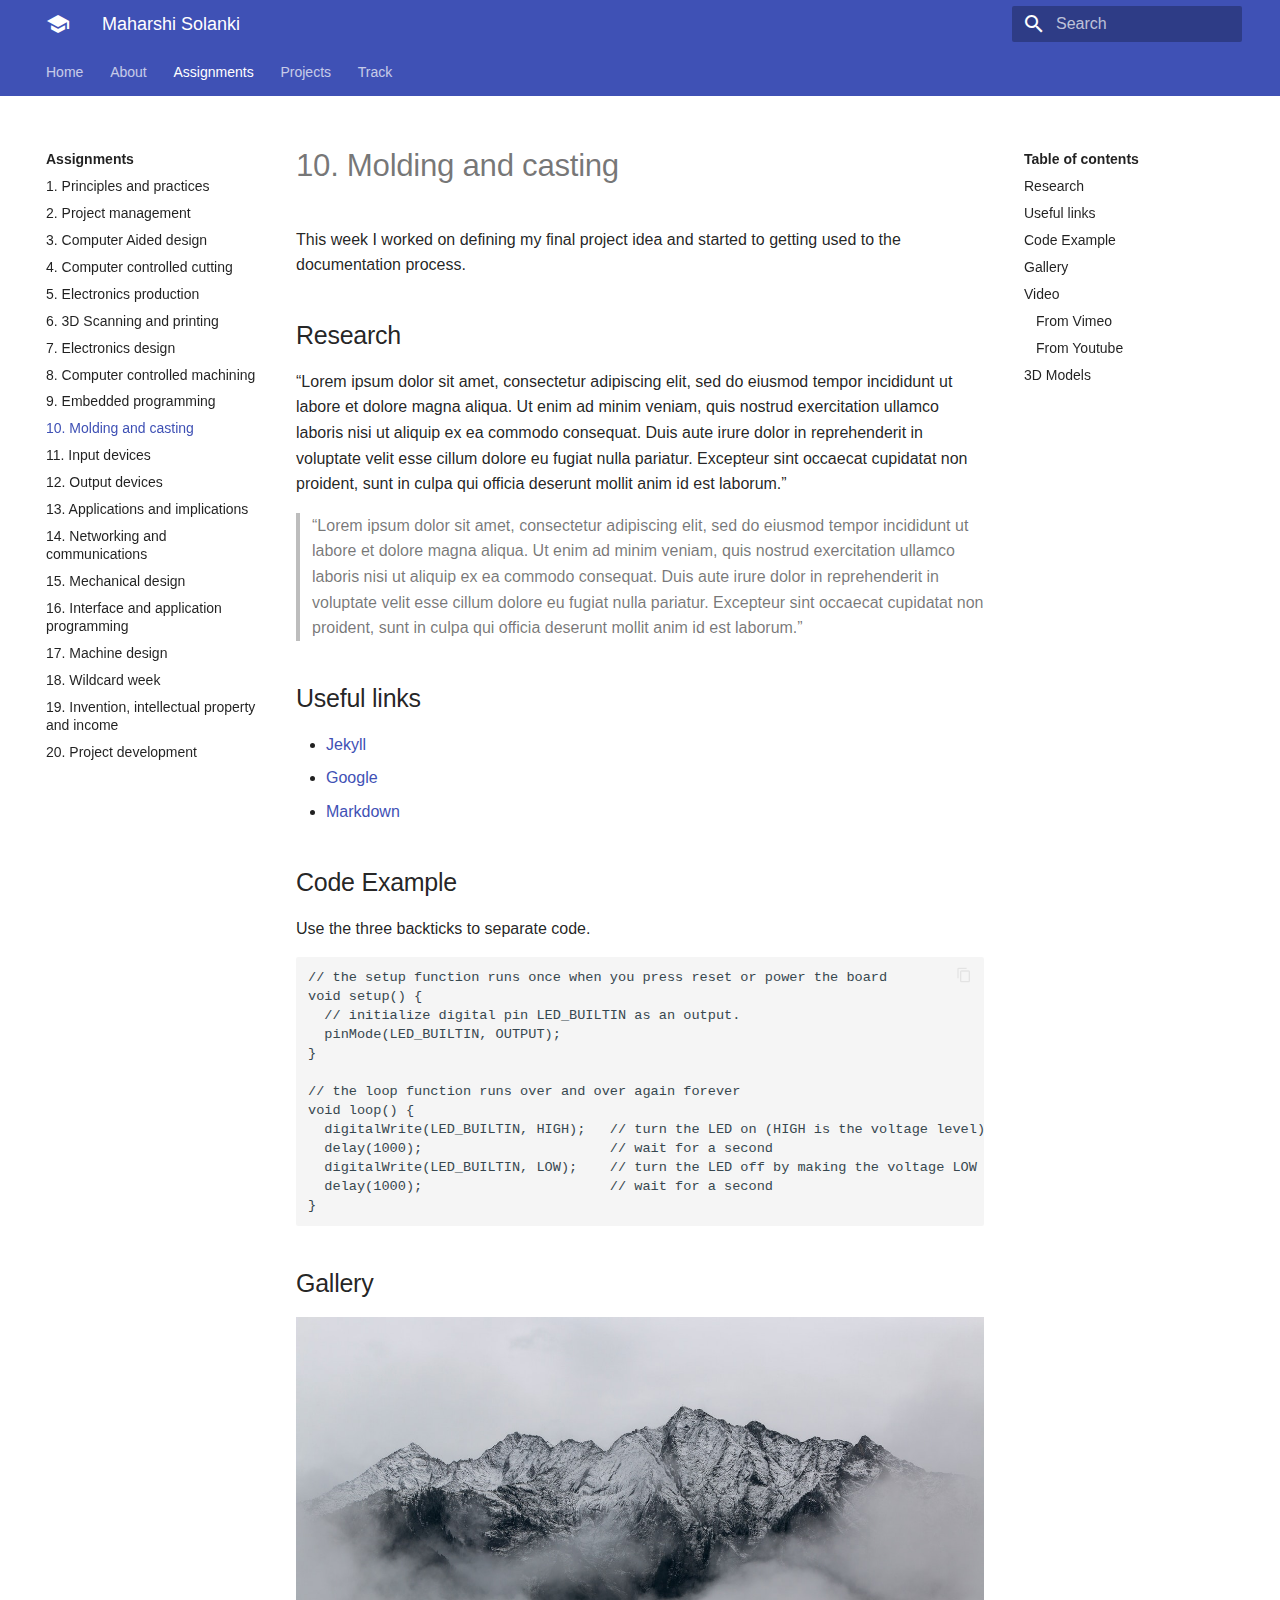
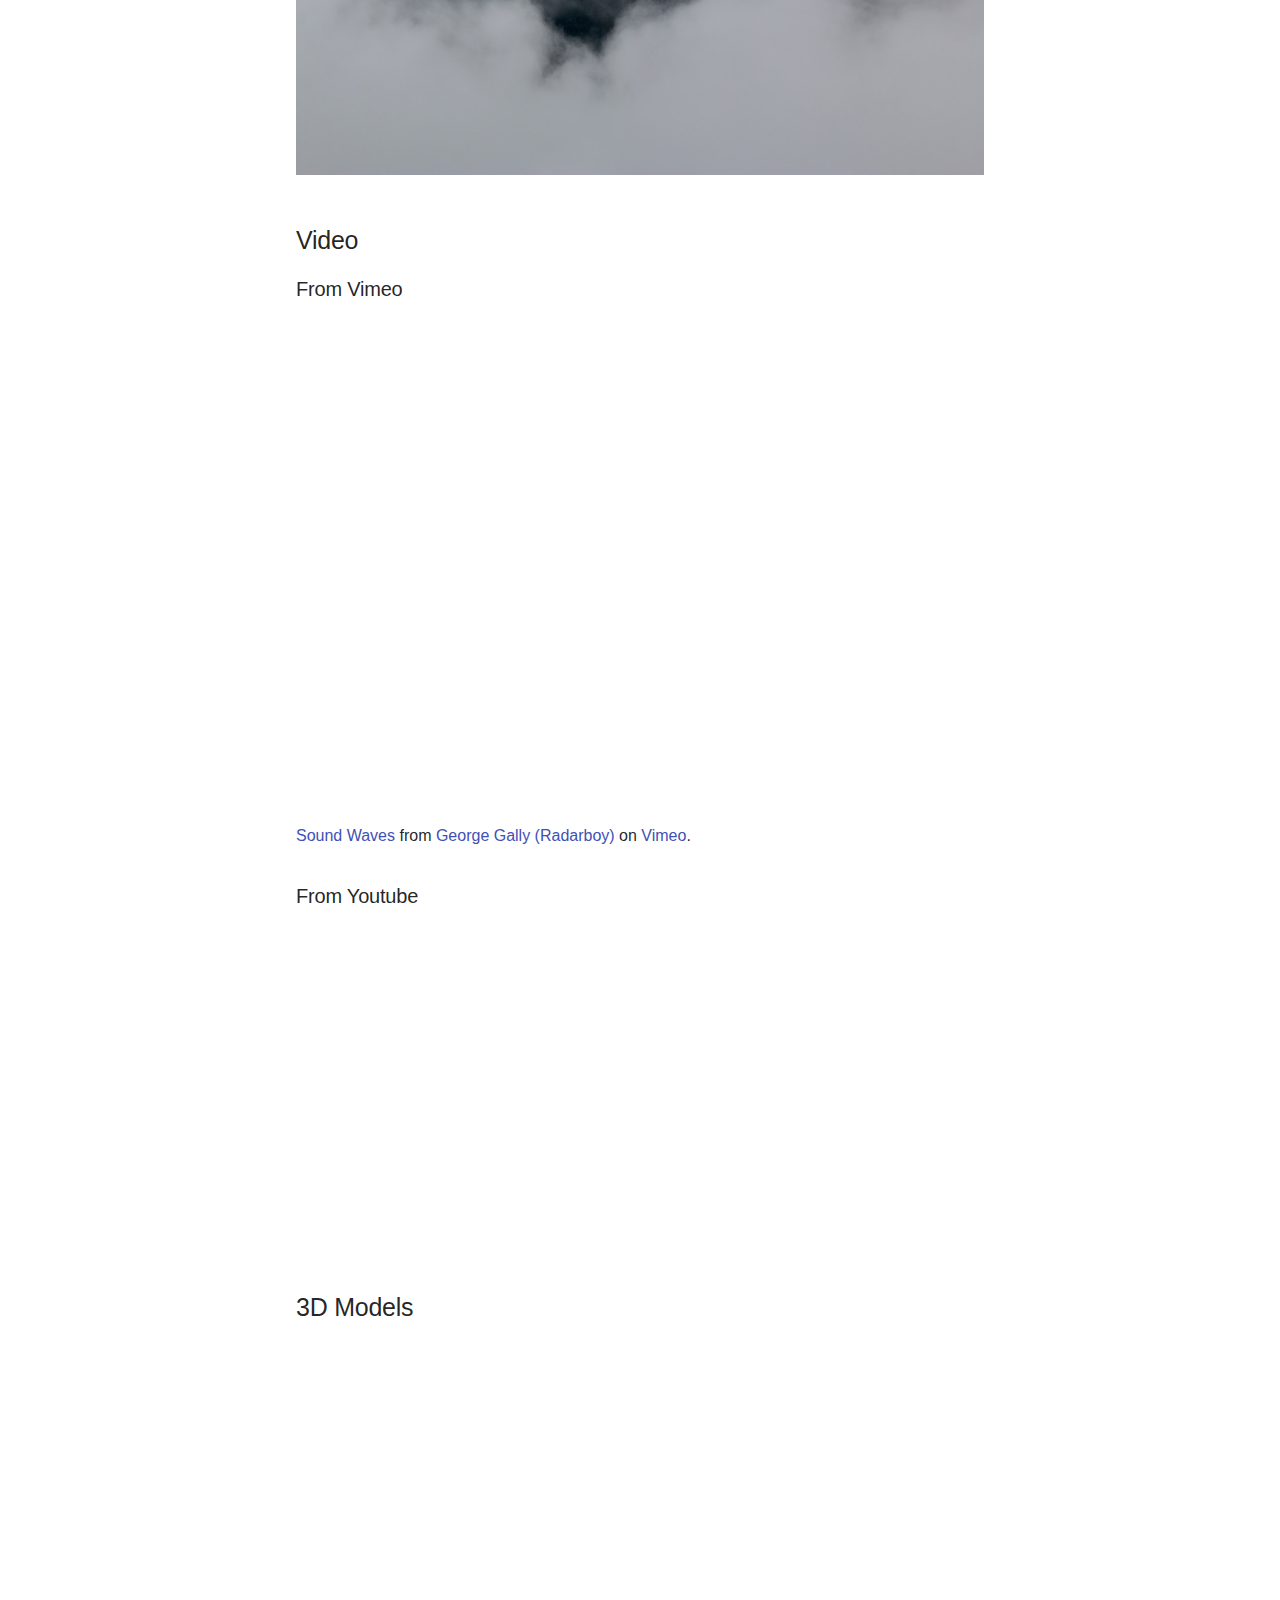
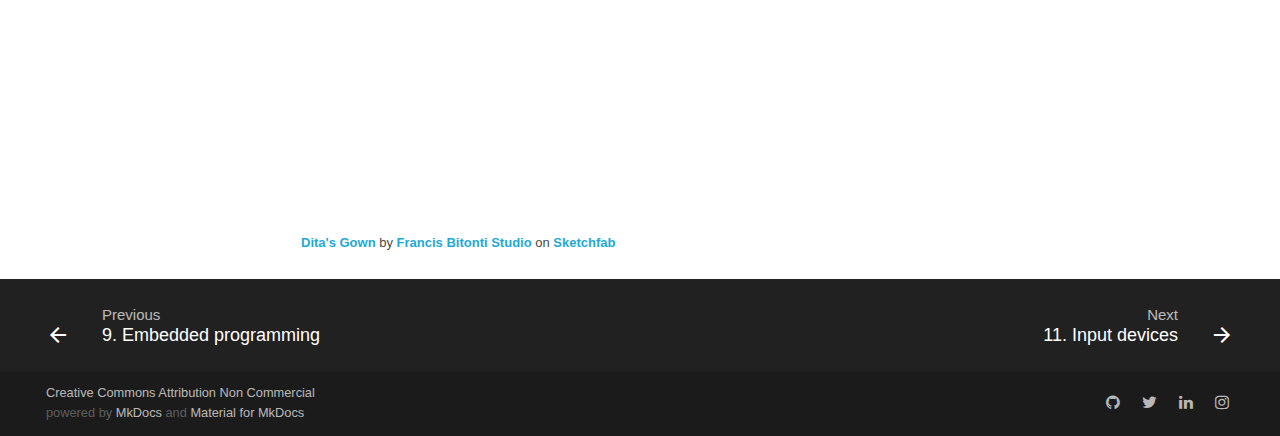
<file: old/assignments/week10/index.html>
<!doctype html>
<html lang="en" class="no-js">
  <head>
    
      <meta charset="utf-8">
      <meta name="viewport" content="width=device-width,initial-scale=1">
      <meta http-equiv="x-ua-compatible" content="ie=edge">
      
        <meta name="description" content="My Fabacademy site">
      
      
      
        <meta name="author" content="Maharshi Solanki">
      
      
        <meta name="lang:clipboard.copy" content="Copy to clipboard">
      
        <meta name="lang:clipboard.copied" content="Copied to clipboard">
      
        <meta name="lang:search.language" content="en">
      
        <meta name="lang:search.pipeline.stopwords" content="True">
      
        <meta name="lang:search.pipeline.trimmer" content="True">
      
        <meta name="lang:search.result.none" content="No matching documents">
      
        <meta name="lang:search.result.one" content="1 matching document">
      
        <meta name="lang:search.result.other" content="# matching documents">
      
        <meta name="lang:search.tokenizer" content="[\s\-]+">
      
      <link rel="shortcut icon" href="../../assets/images/favicon.png">
      <meta name="generator" content="mkdocs-1.0.4, mkdocs-material-3.2.0">
    
    
      
        <title>10. Molding and casting - Maharshi Solanki</title>
      
    
    
      <link rel="stylesheet" href="../../assets/stylesheets/application.572ca0f0.css">
      
        <link rel="stylesheet" href="../../assets/stylesheets/application-palette.22915126.css">
      
      
        
        
        <meta name="theme-color" content="">
      
    
    
      <script src="../../assets/javascripts/modernizr.8c900955.js"></script>
    
    
      
    
    <link rel="stylesheet" href="../../assets/fonts/material-icons.css">
    
    
    
  </head>
  
    
    
    <body dir="ltr" data-md-color-primary="deep" data-md-color-accent="indigo">
  
    <svg class="md-svg">
      <defs>
        
        
      </defs>
    </svg>
    <input class="md-toggle" data-md-toggle="drawer" type="checkbox" id="__drawer" autocomplete="off">
    <input class="md-toggle" data-md-toggle="search" type="checkbox" id="__search" autocomplete="off">
    <label class="md-overlay" data-md-component="overlay" for="__drawer"></label>
    
      <a href="#10-molding-and-casting" tabindex="1" class="md-skip">
        Skip to content
      </a>
    
    
      <header class="md-header" data-md-component="header">
  <nav class="md-header-nav md-grid">
    <div class="md-flex">
      <div class="md-flex__cell md-flex__cell--shrink">
        <a href="../.." title="Maharshi Solanki" class="md-header-nav__button md-logo">
          
            <i class="md-icon"></i>
          
        </a>
      </div>
      <div class="md-flex__cell md-flex__cell--shrink">
        <label class="md-icon md-icon--menu md-header-nav__button" for="__drawer"></label>
      </div>
      <div class="md-flex__cell md-flex__cell--stretch">
        <div class="md-flex__ellipsis md-header-nav__title" data-md-component="title">
          
            
              <span class="md-header-nav__topic">
                Maharshi Solanki
              </span>
              <span class="md-header-nav__topic">
                10. Molding and casting
              </span>
            
          
        </div>
      </div>
      <div class="md-flex__cell md-flex__cell--shrink">
        
          
            <label class="md-icon md-icon--search md-header-nav__button" for="__search"></label>
            
<div class="md-search" data-md-component="search" role="dialog">
  <label class="md-search__overlay" for="__search"></label>
  <div class="md-search__inner" role="search">
    <form class="md-search__form" name="search">
      <input type="text" class="md-search__input" name="query" placeholder="Search" autocapitalize="off" autocorrect="off" autocomplete="off" spellcheck="false" data-md-component="query" data-md-state="active">
      <label class="md-icon md-search__icon" for="__search"></label>
      <button type="reset" class="md-icon md-search__icon" data-md-component="reset" tabindex="-1">
        &#xE5CD;
      </button>
    </form>
    <div class="md-search__output">
      <div class="md-search__scrollwrap" data-md-scrollfix>
        <div class="md-search-result" data-md-component="result">
          <div class="md-search-result__meta">
            Type to start searching
          </div>
          <ol class="md-search-result__list"></ol>
        </div>
      </div>
    </div>
  </div>
</div>
          
        
      </div>
      
    </div>
  </nav>
</header>
    
    <div class="md-container">
      
        
      
      
        

  

<nav class="md-tabs md-tabs--active" data-md-component="tabs">
  <div class="md-tabs__inner md-grid">
    <ul class="md-tabs__list">
      
        
  <li class="md-tabs__item">
    
      <a href="../.." title="Home" class="md-tabs__link">
        Home
      </a>
    
  </li>

      
        
  
  
    <li class="md-tabs__item">
      
        <a href="../../about/" title="About" class="md-tabs__link">
          About
        </a>
      
    </li>
  

      
        
  
  
    <li class="md-tabs__item">
      
        <a href="../week01/" title="Assignments" class="md-tabs__link md-tabs__link--active">
          Assignments
        </a>
      
    </li>
  

      
        
  
  
    <li class="md-tabs__item">
      
        <a href="../../projects/final-project/" title="Projects" class="md-tabs__link">
          Projects
        </a>
      
    </li>
  

      
        
  
  
    <li class="md-tabs__item">
      
        <a href="../../track/progress/" title="Track" class="md-tabs__link">
          Track
        </a>
      
    </li>
  

      
    </ul>
  </div>
</nav>
      
      <main class="md-main">
        <div class="md-main__inner md-grid" data-md-component="container">
          
            
              <div class="md-sidebar md-sidebar--primary" data-md-component="navigation">
                <div class="md-sidebar__scrollwrap">
                  <div class="md-sidebar__inner">
                    <nav class="md-nav md-nav--primary" data-md-level="0">
  <label class="md-nav__title md-nav__title--site" for="__drawer">
    <a href="../.." title="Maharshi Solanki" class="md-nav__button md-logo">
      
        <i class="md-icon"></i>
      
    </a>
    Maharshi Solanki
  </label>
  
  <ul class="md-nav__list" data-md-scrollfix>
    
      
      
      


  <li class="md-nav__item">
    <a href="../.." title="Home" class="md-nav__link">
      Home
    </a>
  </li>

    
      
      
      


  <li class="md-nav__item md-nav__item--nested">
    
      <input class="md-toggle md-nav__toggle" data-md-toggle="nav-2" type="checkbox" id="nav-2">
    
    <label class="md-nav__link" for="nav-2">
      About
    </label>
    <nav class="md-nav" data-md-component="collapsible" data-md-level="1">
      <label class="md-nav__title" for="nav-2">
        About
      </label>
      <ul class="md-nav__list" data-md-scrollfix>
        
        
          
          
          


  <li class="md-nav__item">
    <a href="../../about/" title="About me" class="md-nav__link">
      About me
    </a>
  </li>

        
          
          
          


  <li class="md-nav__item">
    <a href="../../about/agreement/" title="Student Agreement" class="md-nav__link">
      Student Agreement
    </a>
  </li>

        
      </ul>
    </nav>
  </li>

    
      
      
      

  


  <li class="md-nav__item md-nav__item--active md-nav__item--nested">
    
      <input class="md-toggle md-nav__toggle" data-md-toggle="nav-3" type="checkbox" id="nav-3" checked>
    
    <label class="md-nav__link" for="nav-3">
      Assignments
    </label>
    <nav class="md-nav" data-md-component="collapsible" data-md-level="1">
      <label class="md-nav__title" for="nav-3">
        Assignments
      </label>
      <ul class="md-nav__list" data-md-scrollfix>
        
        
          
          
          


  <li class="md-nav__item">
    <a href="../week01/" title="1. Principles and practices" class="md-nav__link">
      1. Principles and practices
    </a>
  </li>

        
          
          
          


  <li class="md-nav__item">
    <a href="../week02/" title="2. Project management" class="md-nav__link">
      2. Project management
    </a>
  </li>

        
          
          
          


  <li class="md-nav__item">
    <a href="../week03/" title="3. Computer Aided design" class="md-nav__link">
      3. Computer Aided design
    </a>
  </li>

        
          
          
          


  <li class="md-nav__item">
    <a href="../week04/" title="4. Computer controlled cutting" class="md-nav__link">
      4. Computer controlled cutting
    </a>
  </li>

        
          
          
          


  <li class="md-nav__item">
    <a href="../week05/" title="5. Electronics production" class="md-nav__link">
      5. Electronics production
    </a>
  </li>

        
          
          
          


  <li class="md-nav__item">
    <a href="../week06/" title="6. 3D Scanning and printing" class="md-nav__link">
      6. 3D Scanning and printing
    </a>
  </li>

        
          
          
          


  <li class="md-nav__item">
    <a href="../week07/" title="7. Electronics design" class="md-nav__link">
      7. Electronics design
    </a>
  </li>

        
          
          
          


  <li class="md-nav__item">
    <a href="../week08/" title="8. Computer controlled machining" class="md-nav__link">
      8. Computer controlled machining
    </a>
  </li>

        
          
          
          


  <li class="md-nav__item">
    <a href="../week09/" title="9. Embedded programming" class="md-nav__link">
      9. Embedded programming
    </a>
  </li>

        
          
          
          

  


  <li class="md-nav__item md-nav__item--active">
    
    <input class="md-toggle md-nav__toggle" data-md-toggle="toc" type="checkbox" id="__toc">
    
      
    
    
      <label class="md-nav__link md-nav__link--active" for="__toc">
        10. Molding and casting
      </label>
    
    <a href="./" title="10. Molding and casting" class="md-nav__link md-nav__link--active">
      10. Molding and casting
    </a>
    
      
<nav class="md-nav md-nav--secondary">
  
  
    
  
  
    <label class="md-nav__title" for="__toc">Table of contents</label>
    <ul class="md-nav__list" data-md-scrollfix>
      
        <li class="md-nav__item">
  <a href="#research" title="Research" class="md-nav__link">
    Research
  </a>
  
</li>
      
        <li class="md-nav__item">
  <a href="#useful-links" title="Useful links" class="md-nav__link">
    Useful links
  </a>
  
</li>
      
        <li class="md-nav__item">
  <a href="#code-example" title="Code Example" class="md-nav__link">
    Code Example
  </a>
  
</li>
      
        <li class="md-nav__item">
  <a href="#gallery" title="Gallery" class="md-nav__link">
    Gallery
  </a>
  
</li>
      
        <li class="md-nav__item">
  <a href="#video" title="Video" class="md-nav__link">
    Video
  </a>
  
    <nav class="md-nav">
      <ul class="md-nav__list">
        
          <li class="md-nav__item">
  <a href="#from-vimeo" title="From Vimeo" class="md-nav__link">
    From Vimeo
  </a>
  
</li>
        
          <li class="md-nav__item">
  <a href="#from-youtube" title="From Youtube" class="md-nav__link">
    From Youtube
  </a>
  
</li>
        
      </ul>
    </nav>
  
</li>
      
        <li class="md-nav__item">
  <a href="#3d-models" title="3D Models" class="md-nav__link">
    3D Models
  </a>
  
</li>
      
      
      
      
      
    </ul>
  
</nav>
    
  </li>

        
          
          
          


  <li class="md-nav__item">
    <a href="../week11/" title="11. Input devices" class="md-nav__link">
      11. Input devices
    </a>
  </li>

        
          
          
          


  <li class="md-nav__item">
    <a href="../week12/" title="12. Output devices" class="md-nav__link">
      12. Output devices
    </a>
  </li>

        
          
          
          


  <li class="md-nav__item">
    <a href="../week13/" title="13. Applications and implications" class="md-nav__link">
      13. Applications and implications
    </a>
  </li>

        
          
          
          


  <li class="md-nav__item">
    <a href="../week14/" title="14. Networking and communications" class="md-nav__link">
      14. Networking and communications
    </a>
  </li>

        
          
          
          


  <li class="md-nav__item">
    <a href="../week15/" title="15. Mechanical design" class="md-nav__link">
      15. Mechanical design
    </a>
  </li>

        
          
          
          


  <li class="md-nav__item">
    <a href="../week16/" title="16. Interface and application programming" class="md-nav__link">
      16. Interface and application programming
    </a>
  </li>

        
          
          
          


  <li class="md-nav__item">
    <a href="../week17/" title="17. Machine design" class="md-nav__link">
      17. Machine design
    </a>
  </li>

        
          
          
          


  <li class="md-nav__item">
    <a href="../week18/" title="18. Wildcard week" class="md-nav__link">
      18. Wildcard week
    </a>
  </li>

        
          
          
          


  <li class="md-nav__item">
    <a href="../week19/" title="19. Invention, intellectual property and income" class="md-nav__link">
      19. Invention, intellectual property and income
    </a>
  </li>

        
          
          
          


  <li class="md-nav__item">
    <a href="../week20/" title="20. Project development" class="md-nav__link">
      20. Project development
    </a>
  </li>

        
      </ul>
    </nav>
  </li>

    
      
      
      


  <li class="md-nav__item md-nav__item--nested">
    
      <input class="md-toggle md-nav__toggle" data-md-toggle="nav-4" type="checkbox" id="nav-4">
    
    <label class="md-nav__link" for="nav-4">
      Projects
    </label>
    <nav class="md-nav" data-md-component="collapsible" data-md-level="1">
      <label class="md-nav__title" for="nav-4">
        Projects
      </label>
      <ul class="md-nav__list" data-md-scrollfix>
        
        
          
          
          


  <li class="md-nav__item">
    <a href="../../projects/final-project/" title="Final Project" class="md-nav__link">
      Final Project
    </a>
  </li>

        
          
          
          


  <li class="md-nav__item">
    <a href="../../projects/sample-project/" title="Another project" class="md-nav__link">
      Another project
    </a>
  </li>

        
      </ul>
    </nav>
  </li>

    
      
      
      


  <li class="md-nav__item md-nav__item--nested">
    
      <input class="md-toggle md-nav__toggle" data-md-toggle="nav-5" type="checkbox" id="nav-5">
    
    <label class="md-nav__link" for="nav-5">
      Track
    </label>
    <nav class="md-nav" data-md-component="collapsible" data-md-level="1">
      <label class="md-nav__title" for="nav-5">
        Track
      </label>
      <ul class="md-nav__list" data-md-scrollfix>
        
        
          
          
          


  <li class="md-nav__item">
    <a href="../../track/progress/" title="Track Progress" class="md-nav__link">
      Track Progress
    </a>
  </li>

        
      </ul>
    </nav>
  </li>

    
  </ul>
</nav>
                  </div>
                </div>
              </div>
            
            
              <div class="md-sidebar md-sidebar--secondary" data-md-component="toc">
                <div class="md-sidebar__scrollwrap">
                  <div class="md-sidebar__inner">
                    
<nav class="md-nav md-nav--secondary">
  
  
    
  
  
    <label class="md-nav__title" for="__toc">Table of contents</label>
    <ul class="md-nav__list" data-md-scrollfix>
      
        <li class="md-nav__item">
  <a href="#research" title="Research" class="md-nav__link">
    Research
  </a>
  
</li>
      
        <li class="md-nav__item">
  <a href="#useful-links" title="Useful links" class="md-nav__link">
    Useful links
  </a>
  
</li>
      
        <li class="md-nav__item">
  <a href="#code-example" title="Code Example" class="md-nav__link">
    Code Example
  </a>
  
</li>
      
        <li class="md-nav__item">
  <a href="#gallery" title="Gallery" class="md-nav__link">
    Gallery
  </a>
  
</li>
      
        <li class="md-nav__item">
  <a href="#video" title="Video" class="md-nav__link">
    Video
  </a>
  
    <nav class="md-nav">
      <ul class="md-nav__list">
        
          <li class="md-nav__item">
  <a href="#from-vimeo" title="From Vimeo" class="md-nav__link">
    From Vimeo
  </a>
  
</li>
        
          <li class="md-nav__item">
  <a href="#from-youtube" title="From Youtube" class="md-nav__link">
    From Youtube
  </a>
  
</li>
        
      </ul>
    </nav>
  
</li>
      
        <li class="md-nav__item">
  <a href="#3d-models" title="3D Models" class="md-nav__link">
    3D Models
  </a>
  
</li>
      
      
      
      
      
    </ul>
  
</nav>
                  </div>
                </div>
              </div>
            
          
          <div class="md-content">
            <article class="md-content__inner md-typeset">
              
                
                
                <h1 id="10-molding-and-casting">10. Molding and casting<a class="headerlink" href="#10-molding-and-casting" title="Permanent link">&para;</a></h1>
<p>This week I worked on defining my final project idea and started to getting used to the documentation process.</p>
<h2 id="research">Research<a class="headerlink" href="#research" title="Permanent link">&para;</a></h2>
<p>&ldquo;Lorem ipsum dolor sit amet, consectetur adipiscing elit, sed do eiusmod tempor incididunt ut labore et dolore magna aliqua. Ut enim ad minim veniam, quis nostrud exercitation ullamco laboris nisi ut aliquip ex ea commodo consequat. Duis aute irure dolor in reprehenderit in voluptate velit esse cillum dolore eu fugiat nulla pariatur. Excepteur sint occaecat cupidatat non proident, sunt in culpa qui officia deserunt mollit anim id est laborum.&rdquo;</p>
<blockquote>
<p>&ldquo;Lorem ipsum dolor sit amet, consectetur adipiscing elit, sed do eiusmod tempor incididunt ut labore et dolore magna aliqua. Ut enim ad minim veniam, quis nostrud exercitation ullamco laboris nisi ut aliquip ex ea commodo consequat. Duis aute irure dolor in reprehenderit in voluptate velit esse cillum dolore eu fugiat nulla pariatur. Excepteur sint occaecat cupidatat non proident, sunt in culpa qui officia deserunt mollit anim id est laborum.&rdquo;</p>
</blockquote>
<h2 id="useful-links">Useful links<a class="headerlink" href="#useful-links" title="Permanent link">&para;</a></h2>
<ul>
<li><a href="http://jekyll.org">Jekyll</a></li>
<li><a href="http://google.com">Google</a></li>
<li><a href="https://en.wikipedia.org/wiki/Markdown">Markdown</a></li>
</ul>
<h2 id="code-example">Code Example<a class="headerlink" href="#code-example" title="Permanent link">&para;</a></h2>
<p>Use the three backticks to separate code.</p>
<div class="codehilite"><pre><span></span>// the setup function runs once when you press reset or power the board
void setup() {
  // initialize digital pin LED_BUILTIN as an output.
  pinMode(LED_BUILTIN, OUTPUT);
}

// the loop function runs over and over again forever
void loop() {
  digitalWrite(LED_BUILTIN, HIGH);   // turn the LED on (HIGH is the voltage level)
  delay(1000);                       // wait for a second
  digitalWrite(LED_BUILTIN, LOW);    // turn the LED off by making the voltage LOW
  delay(1000);                       // wait for a second
}
</pre></div>


<h2 id="gallery">Gallery<a class="headerlink" href="#gallery" title="Permanent link">&para;</a></h2>
<p><img alt="" src="../../images/sample-photo.jpg" /></p>
<h2 id="video">Video<a class="headerlink" href="#video" title="Permanent link">&para;</a></h2>
<h3 id="from-vimeo">From Vimeo<a class="headerlink" href="#from-vimeo" title="Permanent link">&para;</a></h3>
<iframe src="https://player.vimeo.com/video/10048961" width="640" height="480" frameborder="0" webkitallowfullscreen mozallowfullscreen allowfullscreen></iframe>

<p><a href="https://vimeo.com/10048961">Sound Waves</a> from <a href="https://vimeo.com/radarboy">George Gally (Radarboy)</a> on <a href="https://vimeo.com">Vimeo</a>.</p>

<h3 id="from-youtube">From Youtube<a class="headerlink" href="#from-youtube" title="Permanent link">&para;</a></h3>
<iframe width="560" height="315" src="https://www.youtube.com/embed/jjNgJFemlC4" frameborder="0" allow="autoplay; encrypted-media" allowfullscreen></iframe>

<h2 id="3d-models">3D Models<a class="headerlink" href="#3d-models" title="Permanent link">&para;</a></h2>
<div class="sketchfab-embed-wrapper"><iframe width="640" height="480" src="https://sketchfab.com/models/658c8f8a2f3042c3ad7bdedd83f1c915/embed" frameborder="0" allow="autoplay; fullscreen; vr" mozallowfullscreen="true" webkitallowfullscreen="true"></iframe>

<p style="font-size: 13px; font-weight: normal; margin: 5px; color: #4A4A4A;">
    <a href="https://sketchfab.com/models/658c8f8a2f3042c3ad7bdedd83f1c915?utm_medium=embed&utm_source=website&utm_campaign=share-popup" target="_blank" style="font-weight: bold; color: #1CAAD9;">Dita&#39;s Gown</a>
    by <a href="https://sketchfab.com/francisbitontistudio?utm_medium=embed&utm_source=website&utm_campaign=share-popup" target="_blank" style="font-weight: bold; color: #1CAAD9;">Francis Bitonti Studio</a>
    on <a href="https://sketchfab.com?utm_medium=embed&utm_source=website&utm_campaign=share-popup" target="_blank" style="font-weight: bold; color: #1CAAD9;">Sketchfab</a>
</p>
</div>
                
                  
                
              
              
                


              
            </article>
          </div>
        </div>
      </main>
      
        
<footer class="md-footer">
  
    <div class="md-footer-nav">
      <nav class="md-footer-nav__inner md-grid">
        
          <a href="../week09/" title="9. Embedded programming" class="md-flex md-footer-nav__link md-footer-nav__link--prev" rel="prev">
            <div class="md-flex__cell md-flex__cell--shrink">
              <i class="md-icon md-icon--arrow-back md-footer-nav__button"></i>
            </div>
            <div class="md-flex__cell md-flex__cell--stretch md-footer-nav__title">
              <span class="md-flex__ellipsis">
                <span class="md-footer-nav__direction">
                  Previous
                </span>
                9. Embedded programming
              </span>
            </div>
          </a>
        
        
          <a href="../week11/" title="11. Input devices" class="md-flex md-footer-nav__link md-footer-nav__link--next" rel="next">
            <div class="md-flex__cell md-flex__cell--stretch md-footer-nav__title">
              <span class="md-flex__ellipsis">
                <span class="md-footer-nav__direction">
                  Next
                </span>
                11. Input devices
              </span>
            </div>
            <div class="md-flex__cell md-flex__cell--shrink">
              <i class="md-icon md-icon--arrow-forward md-footer-nav__button"></i>
            </div>
          </a>
        
      </nav>
    </div>
  
  <div class="md-footer-meta md-typeset">
    <div class="md-footer-meta__inner md-grid">
      <div class="md-footer-copyright">
        
          <div class="md-footer-copyright__highlight">
            Creative Commons Attribution Non Commercial
          </div>
        
        powered by
        <a href="https://www.mkdocs.org">MkDocs</a>
        and
        <a href="https://squidfunk.github.io/mkdocs-material/">
          Material for MkDocs</a>
      </div>
      
        
  <div class="md-footer-social">
    <link rel="stylesheet" href="../../assets/fonts/font-awesome.css">
    
      <a href="https://github.com/academany" class="md-footer-social__link fa fa-github"></a>
    
      <a href="https://twitter.com/fabacademany" class="md-footer-social__link fa fa-twitter"></a>
    
      <a href="https://linkedin.com/in/academany" class="md-footer-social__link fa fa-linkedin"></a>
    
      <a href="https://instagram.com/fabacademany" class="md-footer-social__link fa fa-instagram"></a>
    
  </div>

      
    </div>
  </div>
</footer>
      
    </div>
    
      <script src="../../assets/javascripts/application.b41f3d20.js"></script>
      
      <script>app.initialize({version:"1.0.4",url:{base:"../.."}})</script>
      
    
    
      
    
  </body>
</html>
</file>
<file: old/assets/stylesheets/application.572ca0f0.css>
@charset "UTF-8";html{box-sizing:border-box}*,:after,:before{box-sizing:inherit}html{-webkit-text-size-adjust:none;-moz-text-size-adjust:none;-ms-text-size-adjust:none;text-size-adjust:none}body{margin:0}hr{overflow:visible;box-sizing:content-box}a{-webkit-text-decoration-skip:objects}a,button,input,label{-webkit-tap-highlight-color:transparent}a{color:inherit;text-decoration:none}small,sub,sup{font-size:80%}sub,sup{position:relative;line-height:0;vertical-align:baseline}sub{bottom:-.25em}sup{top:-.5em}img{border-style:none}table{border-collapse:separate;border-spacing:0}td,th{font-weight:400;vertical-align:top}button{margin:0;padding:0;border:0;outline-style:none;background:transparent;font-size:inherit}input{border:0;outline:0}.md-clipboard:before,.md-icon,.md-nav__button,.md-nav__link:after,.md-nav__title:before,.md-search-result__article--document:before,.md-source-file:before,.md-typeset .admonition>.admonition-title:before,.md-typeset .admonition>summary:before,.md-typeset .critic.comment:before,.md-typeset .footnote-backref,.md-typeset .task-list-control .task-list-indicator:before,.md-typeset details>.admonition-title:before,.md-typeset details>summary:before,.md-typeset summary:after{font-family:Material Icons;font-style:normal;font-variant:normal;font-weight:400;line-height:1;text-transform:none;white-space:nowrap;speak:none;word-wrap:normal;direction:ltr}.md-content__icon,.md-footer-nav__button,.md-header-nav__button,.md-nav__button,.md-nav__title:before,.md-search-result__article--document:before{display:inline-block;margin:.4rem;padding:.8rem;font-size:2.4rem;cursor:pointer}.md-icon--arrow-back:before{content:""}.md-icon--arrow-forward:before{content:""}.md-icon--menu:before{content:""}.md-icon--search:before{content:""}[dir=rtl] .md-icon--arrow-back:before{content:""}[dir=rtl] .md-icon--arrow-forward:before{content:""}body{-webkit-font-smoothing:antialiased;-moz-osx-font-smoothing:grayscale}body,input{color:rgba(0,0,0,.87);-webkit-font-feature-settings:"kern","liga";font-feature-settings:"kern","liga";font-family:Helvetica Neue,Helvetica,Arial,sans-serif}code,kbd,pre{color:rgba(0,0,0,.87);-webkit-font-feature-settings:"kern";font-feature-settings:"kern";font-family:Courier New,Courier,monospace}.md-typeset{font-size:1.6rem;line-height:1.6;-webkit-print-color-adjust:exact}.md-typeset blockquote,.md-typeset ol,.md-typeset p,.md-typeset ul{margin:1em 0}.md-typeset h1{margin:0 0 4rem;color:rgba(0,0,0,.54);font-size:3.125rem;line-height:1.3}.md-typeset h1,.md-typeset h2{font-weight:300;letter-spacing:-.01em}.md-typeset h2{margin:4rem 0 1.6rem;font-size:2.5rem;line-height:1.4}.md-typeset h3{margin:3.2rem 0 1.6rem;font-size:2rem;font-weight:400;letter-spacing:-.01em;line-height:1.5}.md-typeset h2+h3{margin-top:1.6rem}.md-typeset h4{font-size:1.6rem}.md-typeset h4,.md-typeset h5,.md-typeset h6{margin:1.6rem 0;font-weight:700;letter-spacing:-.01em}.md-typeset h5,.md-typeset h6{color:rgba(0,0,0,.54);font-size:1.28rem}.md-typeset h5{text-transform:uppercase}.md-typeset hr{margin:1.5em 0;border-bottom:.1rem dotted rgba(0,0,0,.26)}.md-typeset a{color:#3f51b5;word-break:break-word}.md-typeset a,.md-typeset a:before{transition:color .125s}.md-typeset a:active,.md-typeset a:hover{color:#536dfe}.md-typeset code,.md-typeset pre{background-color:hsla(0,0%,92.5%,.5);color:#37474f;font-size:85%;direction:ltr}.md-typeset code{margin:0 .29412em;padding:.07353em 0;border-radius:.2rem;box-shadow:.29412em 0 0 hsla(0,0%,92.5%,.5),-.29412em 0 0 hsla(0,0%,92.5%,.5);word-break:break-word;-webkit-box-decoration-break:clone;box-decoration-break:clone}.md-typeset h1 code,.md-typeset h2 code,.md-typeset h3 code,.md-typeset h4 code,.md-typeset h5 code,.md-typeset h6 code{margin:0;background-color:transparent;box-shadow:none}.md-typeset a>code{margin:inherit;padding:inherit;border-radius:none;background-color:inherit;color:inherit;box-shadow:none}.md-typeset pre{position:relative;margin:1em 0;border-radius:.2rem;line-height:1.4;-webkit-overflow-scrolling:touch}.md-typeset pre>code{display:block;margin:0;padding:1.05rem 1.2rem;background-color:transparent;font-size:inherit;box-shadow:none;-webkit-box-decoration-break:none;box-decoration-break:none;overflow:auto}.md-typeset pre>code::-webkit-scrollbar{width:.4rem;height:.4rem}.md-typeset pre>code::-webkit-scrollbar-thumb{background-color:rgba(0,0,0,.26)}.md-typeset pre>code::-webkit-scrollbar-thumb:hover{background-color:#536dfe}.md-typeset kbd{padding:0 .29412em;border-radius:.3rem;border:.1rem solid #c9c9c9;border-bottom-color:#bcbcbc;background-color:#fcfcfc;color:#555;font-size:85%;box-shadow:0 .1rem 0 #b0b0b0;word-break:break-word}.md-typeset mark{margin:0 .25em;padding:.0625em 0;border-radius:.2rem;background-color:rgba(255,235,59,.5);box-shadow:.25em 0 0 rgba(255,235,59,.5),-.25em 0 0 rgba(255,235,59,.5);word-break:break-word;-webkit-box-decoration-break:clone;box-decoration-break:clone}.md-typeset abbr{border-bottom:.1rem dotted rgba(0,0,0,.54);text-decoration:none;cursor:help}.md-typeset small{opacity:.75}.md-typeset sub,.md-typeset sup{margin-left:.07812em}[dir=rtl] .md-typeset sub,[dir=rtl] .md-typeset sup{margin-right:.07812em;margin-left:0}.md-typeset blockquote{padding-left:1.2rem;border-left:.4rem solid rgba(0,0,0,.26);color:rgba(0,0,0,.54)}[dir=rtl] .md-typeset blockquote{padding-right:1.2rem;padding-left:0;border-right:.4rem solid rgba(0,0,0,.26);border-left:initial}.md-typeset ul{list-style-type:disc}.md-typeset ol,.md-typeset ul{margin-left:.625em;padding:0}[dir=rtl] .md-typeset ol,[dir=rtl] .md-typeset ul{margin-right:.625em;margin-left:0}.md-typeset ol ol,.md-typeset ul ol{list-style-type:lower-alpha}.md-typeset ol ol ol,.md-typeset ul ol ol{list-style-type:lower-roman}.md-typeset ol li,.md-typeset ul li{margin-bottom:.5em;margin-left:1.25em}[dir=rtl] .md-typeset ol li,[dir=rtl] .md-typeset ul li{margin-right:1.25em;margin-left:0}.md-typeset ol li blockquote,.md-typeset ol li p,.md-typeset ul li blockquote,.md-typeset ul li p{margin:.5em 0}.md-typeset ol li:last-child,.md-typeset ul li:last-child{margin-bottom:0}.md-typeset ol li ol,.md-typeset ol li ul,.md-typeset ul li ol,.md-typeset ul li ul{margin:.5em 0 .5em .625em}[dir=rtl] .md-typeset ol li ol,[dir=rtl] .md-typeset ol li ul,[dir=rtl] .md-typeset ul li ol,[dir=rtl] .md-typeset ul li ul{margin-right:.625em;margin-left:0}.md-typeset dd{margin:1em 0 1em 1.875em}[dir=rtl] .md-typeset dd{margin-right:1.875em;margin-left:0}.md-typeset iframe,.md-typeset img,.md-typeset svg{max-width:100%}.md-typeset table:not([class]){box-shadow:0 2px 2px 0 rgba(0,0,0,.14),0 1px 5px 0 rgba(0,0,0,.12),0 3px 1px -2px rgba(0,0,0,.2);display:inline-block;max-width:100%;border-radius:.2rem;font-size:1.28rem;overflow:auto;-webkit-overflow-scrolling:touch}.md-typeset table:not([class])+*{margin-top:1.5em}.md-typeset table:not([class]) td:not([align]),.md-typeset table:not([class]) th:not([align]){text-align:left}[dir=rtl] .md-typeset table:not([class]) td:not([align]),[dir=rtl] .md-typeset table:not([class]) th:not([align]){text-align:right}.md-typeset table:not([class]) th{min-width:10rem;padding:1.2rem 1.6rem;background-color:rgba(0,0,0,.54);color:#fff;vertical-align:top}.md-typeset table:not([class]) td{padding:1.2rem 1.6rem;border-top:.1rem solid rgba(0,0,0,.07);vertical-align:top}.md-typeset table:not([class]) tr:first-child td{border-top:0}.md-typeset table:not([class]) a{word-break:normal}.md-typeset__scrollwrap{margin:1em -1.6rem;overflow-x:auto;-webkit-overflow-scrolling:touch}.md-typeset .md-typeset__table{display:inline-block;margin-bottom:.5em;padding:0 1.6rem}.md-typeset .md-typeset__table table{display:table;width:100%;margin:0;overflow:hidden}html{font-size:62.5%;overflow-x:hidden}body,html{height:100%}body{position:relative}hr{display:block;height:.1rem;padding:0;border:0}.md-svg{display:none}.md-grid{max-width:122rem;margin-right:auto;margin-left:auto}.md-container,.md-main{overflow:auto}.md-container{display:table;width:100%;height:100%;padding-top:4.8rem;table-layout:fixed}.md-main{display:table-row;height:100%}.md-main__inner{height:100%;padding-top:3rem;padding-bottom:.1rem}.md-toggle{display:none}.md-overlay{position:fixed;top:0;width:0;height:0;transition:width 0s .25s,height 0s .25s,opacity .25s;background-color:rgba(0,0,0,.54);opacity:0;z-index:3}.md-flex{display:table}.md-flex__cell{display:table-cell;position:relative;vertical-align:top}.md-flex__cell--shrink{width:0}.md-flex__cell--stretch{display:table;width:100%;table-layout:fixed}.md-flex__ellipsis{display:table-cell;text-overflow:ellipsis;white-space:nowrap;overflow:hidden}.md-skip{position:fixed;width:.1rem;height:.1rem;margin:1rem;padding:.6rem 1rem;clip:rect(.1rem);-webkit-transform:translateY(.8rem);transform:translateY(.8rem);border-radius:.2rem;background-color:rgba(0,0,0,.87);color:#fff;font-size:1.28rem;opacity:0;overflow:hidden}.md-skip:focus{width:auto;height:auto;clip:auto;-webkit-transform:translateX(0);transform:translateX(0);transition:opacity .175s 75ms,-webkit-transform .25s cubic-bezier(.4,0,.2,1);transition:transform .25s cubic-bezier(.4,0,.2,1),opacity .175s 75ms;transition:transform .25s cubic-bezier(.4,0,.2,1),opacity .175s 75ms,-webkit-transform .25s cubic-bezier(.4,0,.2,1);opacity:1;z-index:10}@page{margin:25mm}.md-clipboard{position:absolute;top:.6rem;right:.6rem;width:2.8rem;height:2.8rem;border-radius:.2rem;font-size:1.6rem;cursor:pointer;z-index:1;-webkit-backface-visibility:hidden;backface-visibility:hidden}.md-clipboard:before{transition:color .25s,opacity .25s;color:rgba(0,0,0,.07);content:"\E14D"}.codehilite:hover .md-clipboard:before,.md-typeset .highlight:hover .md-clipboard:before,pre:hover .md-clipboard:before{color:rgba(0,0,0,.54)}.md-clipboard:focus:before,.md-clipboard:hover:before{color:#536dfe}.md-clipboard__message{display:block;position:absolute;top:0;right:3.4rem;padding:.6rem 1rem;-webkit-transform:translateX(.8rem);transform:translateX(.8rem);transition:opacity .175s,-webkit-transform .25s cubic-bezier(.9,.1,.9,0);transition:transform .25s cubic-bezier(.9,.1,.9,0),opacity .175s;transition:transform .25s cubic-bezier(.9,.1,.9,0),opacity .175s,-webkit-transform .25s cubic-bezier(.9,.1,.9,0);border-radius:.2rem;background-color:rgba(0,0,0,.54);color:#fff;font-size:1.28rem;white-space:nowrap;opacity:0;pointer-events:none}.md-clipboard__message--active{-webkit-transform:translateX(0);transform:translateX(0);transition:opacity .175s 75ms,-webkit-transform .25s cubic-bezier(.4,0,.2,1);transition:transform .25s cubic-bezier(.4,0,.2,1),opacity .175s 75ms;transition:transform .25s cubic-bezier(.4,0,.2,1),opacity .175s 75ms,-webkit-transform .25s cubic-bezier(.4,0,.2,1);opacity:1;pointer-events:auto}.md-clipboard__message:before{content:attr(aria-label)}.md-clipboard__message:after{display:block;position:absolute;top:50%;right:-.4rem;width:0;margin-top:-.4rem;border-color:transparent rgba(0,0,0,.54);border-style:solid;border-width:.4rem 0 .4rem .4rem;content:""}.md-content__inner{margin:0 1.6rem 2.4rem;padding-top:1.2rem}.md-content__inner:before{display:block;height:.8rem;content:""}.md-content__inner>:last-child{margin-bottom:0}.md-content__icon{position:relative;margin:.8rem 0;padding:0;float:right}.md-typeset .md-content__icon{color:rgba(0,0,0,.26)}.md-header{position:fixed;top:0;right:0;left:0;height:4.8rem;transition:background-color .25s,color .25s;background-color:#3f51b5;color:#fff;box-shadow:none;z-index:2;-webkit-backface-visibility:hidden;backface-visibility:hidden}.no-js .md-header{transition:none;box-shadow:none}.md-header[data-md-state=shadow]{transition:background-color .25s,color .25s,box-shadow .25s;box-shadow:0 0 .4rem rgba(0,0,0,.1),0 .4rem .8rem rgba(0,0,0,.2)}.md-header-nav{padding:0 .4rem}.md-header-nav__button{position:relative;transition:opacity .25s;z-index:1}.md-header-nav__button:hover{opacity:.7}.md-header-nav__button.md-logo *{display:block}.no-js .md-header-nav__button.md-icon--search{display:none}.md-header-nav__topic{display:block;position:absolute;transition:opacity .15s,-webkit-transform .4s cubic-bezier(.1,.7,.1,1);transition:transform .4s cubic-bezier(.1,.7,.1,1),opacity .15s;transition:transform .4s cubic-bezier(.1,.7,.1,1),opacity .15s,-webkit-transform .4s cubic-bezier(.1,.7,.1,1);text-overflow:ellipsis;white-space:nowrap;overflow:hidden}.md-header-nav__topic+.md-header-nav__topic{-webkit-transform:translateX(2.5rem);transform:translateX(2.5rem);transition:opacity .15s,-webkit-transform .4s cubic-bezier(1,.7,.1,.1);transition:transform .4s cubic-bezier(1,.7,.1,.1),opacity .15s;transition:transform .4s cubic-bezier(1,.7,.1,.1),opacity .15s,-webkit-transform .4s cubic-bezier(1,.7,.1,.1);opacity:0;z-index:-1;pointer-events:none}[dir=rtl] .md-header-nav__topic+.md-header-nav__topic{-webkit-transform:translateX(-2.5rem);transform:translateX(-2.5rem)}.no-js .md-header-nav__topic{position:static}.no-js .md-header-nav__topic+.md-header-nav__topic{display:none}.md-header-nav__title{padding:0 2rem;font-size:1.8rem;line-height:4.8rem}.md-header-nav__title[data-md-state=active] .md-header-nav__topic{-webkit-transform:translateX(-2.5rem);transform:translateX(-2.5rem);transition:opacity .15s,-webkit-transform .4s cubic-bezier(1,.7,.1,.1);transition:transform .4s cubic-bezier(1,.7,.1,.1),opacity .15s;transition:transform .4s cubic-bezier(1,.7,.1,.1),opacity .15s,-webkit-transform .4s cubic-bezier(1,.7,.1,.1);opacity:0;z-index:-1;pointer-events:none}[dir=rtl] .md-header-nav__title[data-md-state=active] .md-header-nav__topic{-webkit-transform:translateX(2.5rem);transform:translateX(2.5rem)}.md-header-nav__title[data-md-state=active] .md-header-nav__topic+.md-header-nav__topic{-webkit-transform:translateX(0);transform:translateX(0);transition:opacity .15s,-webkit-transform .4s cubic-bezier(.1,.7,.1,1);transition:transform .4s cubic-bezier(.1,.7,.1,1),opacity .15s;transition:transform .4s cubic-bezier(.1,.7,.1,1),opacity .15s,-webkit-transform .4s cubic-bezier(.1,.7,.1,1);opacity:1;z-index:0;pointer-events:auto}.md-header-nav__source{display:none}.md-hero{transition:background .25s;background-color:#3f51b5;color:#fff;font-size:2rem;overflow:hidden}.md-hero__inner{margin-top:2rem;padding:1.6rem 1.6rem .8rem;transition:opacity .25s,-webkit-transform .4s cubic-bezier(.1,.7,.1,1);transition:transform .4s cubic-bezier(.1,.7,.1,1),opacity .25s;transition:transform .4s cubic-bezier(.1,.7,.1,1),opacity .25s,-webkit-transform .4s cubic-bezier(.1,.7,.1,1);transition-delay:.1s}[data-md-state=hidden] .md-hero__inner{pointer-events:none;-webkit-transform:translateY(1.25rem);transform:translateY(1.25rem);transition:opacity .1s 0s,-webkit-transform 0s .4s;transition:transform 0s .4s,opacity .1s 0s;transition:transform 0s .4s,opacity .1s 0s,-webkit-transform 0s .4s;opacity:0}.md-hero--expand .md-hero__inner{margin-bottom:2.4rem}.md-footer-nav{background-color:rgba(0,0,0,.87);color:#fff}.md-footer-nav__inner{padding:.4rem;overflow:auto}.md-footer-nav__link{padding-top:2.8rem;padding-bottom:.8rem;transition:opacity .25s}.md-footer-nav__link:hover{opacity:.7}.md-footer-nav__link--prev{width:25%;float:left}[dir=rtl] .md-footer-nav__link--prev{float:right}.md-footer-nav__link--next{width:75%;float:right;text-align:right}[dir=rtl] .md-footer-nav__link--next{float:left;text-align:left}.md-footer-nav__button{transition:background .25s}.md-footer-nav__title{position:relative;padding:0 2rem;font-size:1.8rem;line-height:4.8rem}.md-footer-nav__direction{position:absolute;right:0;left:0;margin-top:-2rem;padding:0 2rem;color:hsla(0,0%,100%,.7);font-size:1.5rem}.md-footer-meta{background-color:rgba(0,0,0,.895)}.md-footer-meta__inner{padding:.4rem;overflow:auto}html .md-footer-meta.md-typeset a{color:hsla(0,0%,100%,.7)}html .md-footer-meta.md-typeset a:focus,html .md-footer-meta.md-typeset a:hover{color:#fff}.md-footer-copyright{margin:0 1.2rem;padding:.8rem 0;color:hsla(0,0%,100%,.3);font-size:1.28rem}.md-footer-copyright__highlight{color:hsla(0,0%,100%,.7)}.md-footer-social{margin:0 .8rem;padding:.4rem 0 1.2rem}.md-footer-social__link{display:inline-block;width:3.2rem;height:3.2rem;font-size:1.6rem;text-align:center}.md-footer-social__link:before{line-height:1.9}.md-nav{font-size:1.4rem;line-height:1.3}.md-nav__title{display:block;padding:0 1.2rem;font-weight:700;text-overflow:ellipsis;overflow:hidden}.md-nav__title:before{display:none;content:"\E5C4"}[dir=rtl] .md-nav__title:before{content:"\E5C8"}.md-nav__title .md-nav__button{display:none}.md-nav__list{margin:0;padding:0;list-style:none}.md-nav__item{padding:0 1.2rem}.md-nav__item:last-child{padding-bottom:1.2rem}.md-nav__item .md-nav__item{padding-right:0}[dir=rtl] .md-nav__item .md-nav__item{padding-right:1.2rem;padding-left:0}.md-nav__item .md-nav__item:last-child{padding-bottom:0}.md-nav__button img{width:100%;height:auto}.md-nav__link{display:block;margin-top:.625em;transition:color .125s;text-overflow:ellipsis;cursor:pointer;overflow:hidden}.md-nav__item--nested>.md-nav__link:after{content:"\E313"}html .md-nav__link[for=__toc]{display:none}html .md-nav__link[for=__toc]~.md-nav{display:none}html .md-nav__link[for=__toc]+.md-nav__link:after{display:none}.md-nav__link[data-md-state=blur]{color:rgba(0,0,0,.54)}.md-nav__link--active,.md-nav__link:active{color:#3f51b5}.md-nav__item--nested>.md-nav__link{color:inherit}.md-nav__link:focus,.md-nav__link:hover{color:#536dfe}.md-nav__source,.no-js .md-search{display:none}.md-search__overlay{opacity:0;z-index:1}.md-search__form{position:relative}.md-search__input{position:relative;padding:0 4.4rem 0 7.2rem;text-overflow:ellipsis;z-index:2}[dir=rtl] .md-search__input{padding:0 7.2rem 0 4.4rem}.md-search__input::-webkit-input-placeholder{transition:color .25s cubic-bezier(.1,.7,.1,1)}.md-search__input:-ms-input-placeholder{transition:color .25s cubic-bezier(.1,.7,.1,1)}.md-search__input::-ms-input-placeholder{transition:color .25s cubic-bezier(.1,.7,.1,1)}.md-search__input::placeholder{transition:color .25s cubic-bezier(.1,.7,.1,1)}.md-search__input::-webkit-input-placeholder,.md-search__input~.md-search__icon{color:rgba(0,0,0,.54)}.md-search__input:-ms-input-placeholder,.md-search__input~.md-search__icon{color:rgba(0,0,0,.54)}.md-search__input::-ms-input-placeholder,.md-search__input~.md-search__icon{color:rgba(0,0,0,.54)}.md-search__input::placeholder,.md-search__input~.md-search__icon{color:rgba(0,0,0,.54)}.md-search__input::-ms-clear{display:none}.md-search__icon{position:absolute;transition:color .25s cubic-bezier(.1,.7,.1,1),opacity .25s;font-size:2.4rem;cursor:pointer;z-index:2}.md-search__icon:hover{opacity:.7}.md-search__icon[for=__search]{top:.6rem;left:1rem}[dir=rtl] .md-search__icon[for=__search]{right:1rem;left:auto}.md-search__icon[for=__search]:before{content:"\E8B6"}.md-search__icon[type=reset]{top:.6rem;right:1rem;-webkit-transform:scale(.125);transform:scale(.125);transition:opacity .15s,-webkit-transform .15s cubic-bezier(.1,.7,.1,1);transition:transform .15s cubic-bezier(.1,.7,.1,1),opacity .15s;transition:transform .15s cubic-bezier(.1,.7,.1,1),opacity .15s,-webkit-transform .15s cubic-bezier(.1,.7,.1,1);opacity:0}[dir=rtl] .md-search__icon[type=reset]{right:auto;left:1rem}[data-md-toggle=search]:checked~.md-header .md-search__input:valid~.md-search__icon[type=reset]{-webkit-transform:scale(1);transform:scale(1);opacity:1}[data-md-toggle=search]:checked~.md-header .md-search__input:valid~.md-search__icon[type=reset]:hover{opacity:.7}.md-search__output{position:absolute;width:100%;border-radius:0 0 .2rem .2rem;overflow:hidden;z-index:1}.md-search__scrollwrap{height:100%;background-color:#fff;box-shadow:inset 0 .1rem 0 rgba(0,0,0,.07);overflow-y:auto;-webkit-overflow-scrolling:touch}.md-search-result{color:rgba(0,0,0,.87);word-break:break-word}.md-search-result__meta{padding:0 1.6rem;background-color:rgba(0,0,0,.07);color:rgba(0,0,0,.54);font-size:1.28rem;line-height:3.6rem}.md-search-result__list{margin:0;padding:0;border-top:.1rem solid rgba(0,0,0,.07);list-style:none}.md-search-result__item{box-shadow:0 -.1rem 0 rgba(0,0,0,.07)}.md-search-result__link{display:block;transition:background .25s;outline:0;overflow:hidden}.md-search-result__link:hover,.md-search-result__link[data-md-state=active]{background-color:rgba(83,109,254,.1)}.md-search-result__link:hover .md-search-result__article:before,.md-search-result__link[data-md-state=active] .md-search-result__article:before{opacity:.7}.md-search-result__link:last-child .md-search-result__teaser{margin-bottom:1.2rem}.md-search-result__article{position:relative;padding:0 1.6rem;overflow:auto}.md-search-result__article--document:before{position:absolute;left:0;margin:.2rem;transition:opacity .25s;color:rgba(0,0,0,.54);content:"\E880"}[dir=rtl] .md-search-result__article--document:before{right:0;left:auto}.md-search-result__article--document .md-search-result__title{margin:1.1rem 0;font-size:1.6rem;font-weight:400;line-height:1.4}.md-search-result__title{margin:.5em 0;font-size:1.28rem;font-weight:700;line-height:1.4}.md-search-result__teaser{display:-webkit-box;max-height:3.3rem;margin:.5em 0;color:rgba(0,0,0,.54);font-size:1.28rem;line-height:1.4;text-overflow:ellipsis;overflow:hidden;-webkit-line-clamp:2}.md-search-result em{font-style:normal;font-weight:700;text-decoration:underline}.md-sidebar{position:absolute;width:24.2rem;padding:2.4rem 0;overflow:hidden}.md-sidebar[data-md-state=lock]{position:fixed;top:4.8rem}.md-sidebar--secondary{display:none}.md-sidebar__scrollwrap{max-height:100%;margin:0 .4rem;overflow-y:auto;-webkit-backface-visibility:hidden;backface-visibility:hidden}.md-sidebar__scrollwrap::-webkit-scrollbar{width:.4rem;height:.4rem}.md-sidebar__scrollwrap::-webkit-scrollbar-thumb{background-color:rgba(0,0,0,.26)}.md-sidebar__scrollwrap::-webkit-scrollbar-thumb:hover{background-color:#536dfe}@-webkit-keyframes md-source__facts--done{0%{height:0}to{height:1.3rem}}@keyframes md-source__facts--done{0%{height:0}to{height:1.3rem}}@-webkit-keyframes md-source__fact--done{0%{-webkit-transform:translateY(100%);transform:translateY(100%);opacity:0}50%{opacity:0}to{-webkit-transform:translateY(0);transform:translateY(0);opacity:1}}@keyframes md-source__fact--done{0%{-webkit-transform:translateY(100%);transform:translateY(100%);opacity:0}50%{opacity:0}to{-webkit-transform:translateY(0);transform:translateY(0);opacity:1}}.md-source{display:block;padding-right:1.2rem;transition:opacity .25s;font-size:1.3rem;line-height:1.2;white-space:nowrap}[dir=rtl] .md-source{padding-right:0;padding-left:1.2rem}.md-source:hover{opacity:.7}.md-source:after{display:inline-block;height:4.8rem;content:"";vertical-align:middle}.md-source__icon{display:inline-block;width:4.8rem;height:4.8rem;content:"";vertical-align:middle}.md-source__icon svg{width:2.4rem;height:2.4rem;margin-top:1.2rem;margin-left:1.2rem}[dir=rtl] .md-source__icon svg{margin-right:1.2rem;margin-left:0}.md-source__icon+.md-source__repository{margin-left:-4.4rem;padding-left:4rem}[dir=rtl] .md-source__icon+.md-source__repository{margin-right:-4.4rem;margin-left:0;padding-right:4rem;padding-left:0}.md-source__repository{display:inline-block;max-width:100%;margin-left:1.2rem;font-weight:700;text-overflow:ellipsis;overflow:hidden;vertical-align:middle}.md-source__facts{margin:0;padding:0;font-size:1.1rem;font-weight:700;list-style-type:none;opacity:.75;overflow:hidden}[data-md-state=done] .md-source__facts{-webkit-animation:md-source__facts--done .25s ease-in;animation:md-source__facts--done .25s ease-in}.md-source__fact{float:left}[dir=rtl] .md-source__fact{float:right}[data-md-state=done] .md-source__fact{-webkit-animation:md-source__fact--done .4s ease-out;animation:md-source__fact--done .4s ease-out}.md-source__fact:before{margin:0 .2rem;content:"\00B7"}.md-source__fact:first-child:before{display:none}.md-source-file{display:inline-block;margin:1em .5em 1em 0;padding-right:.5rem;border-radius:.2rem;background-color:rgba(0,0,0,.07);font-size:1.28rem;list-style-type:none;cursor:pointer;overflow:hidden}.md-source-file:before{display:inline-block;margin-right:.5rem;padding:.5rem;background-color:rgba(0,0,0,.26);color:#fff;font-size:1.6rem;content:"\E86F";vertical-align:middle}html .md-source-file{transition:background .4s,color .4s,box-shadow .4s cubic-bezier(.4,0,.2,1)}html .md-source-file:before{transition:inherit}html body .md-typeset .md-source-file{color:rgba(0,0,0,.54)}.md-source-file:hover{box-shadow:0 0 8px rgba(0,0,0,.18),0 8px 16px rgba(0,0,0,.36)}.md-source-file:hover:before{background-color:#536dfe}.md-tabs{width:100%;transition:background .25s;background-color:#3f51b5;color:#fff;overflow:auto}.md-tabs__list{margin:0 0 0 .4rem;padding:0;list-style:none;white-space:nowrap}.md-tabs__item{display:inline-block;height:4.8rem;padding-right:1.2rem;padding-left:1.2rem}.md-tabs__link{display:block;margin-top:1.6rem;transition:opacity .25s,-webkit-transform .4s cubic-bezier(.1,.7,.1,1);transition:transform .4s cubic-bezier(.1,.7,.1,1),opacity .25s;transition:transform .4s cubic-bezier(.1,.7,.1,1),opacity .25s,-webkit-transform .4s cubic-bezier(.1,.7,.1,1);font-size:1.4rem;opacity:.7}.md-tabs__link--active,.md-tabs__link:hover{color:inherit;opacity:1}.md-tabs__item:nth-child(2) .md-tabs__link{transition-delay:.02s}.md-tabs__item:nth-child(3) .md-tabs__link{transition-delay:.04s}.md-tabs__item:nth-child(4) .md-tabs__link{transition-delay:.06s}.md-tabs__item:nth-child(5) .md-tabs__link{transition-delay:.08s}.md-tabs__item:nth-child(6) .md-tabs__link{transition-delay:.1s}.md-tabs__item:nth-child(7) .md-tabs__link{transition-delay:.12s}.md-tabs__item:nth-child(8) .md-tabs__link{transition-delay:.14s}.md-tabs__item:nth-child(9) .md-tabs__link{transition-delay:.16s}.md-tabs__item:nth-child(10) .md-tabs__link{transition-delay:.18s}.md-tabs__item:nth-child(11) .md-tabs__link{transition-delay:.2s}.md-tabs__item:nth-child(12) .md-tabs__link{transition-delay:.22s}.md-tabs__item:nth-child(13) .md-tabs__link{transition-delay:.24s}.md-tabs__item:nth-child(14) .md-tabs__link{transition-delay:.26s}.md-tabs__item:nth-child(15) .md-tabs__link{transition-delay:.28s}.md-tabs__item:nth-child(16) .md-tabs__link{transition-delay:.3s}.md-tabs[data-md-state=hidden]{pointer-events:none}.md-tabs[data-md-state=hidden] .md-tabs__link{-webkit-transform:translateY(50%);transform:translateY(50%);transition:color .25s,opacity .1s,-webkit-transform 0s .4s;transition:color .25s,transform 0s .4s,opacity .1s;transition:color .25s,transform 0s .4s,opacity .1s,-webkit-transform 0s .4s;opacity:0}.md-typeset .admonition,.md-typeset details{box-shadow:0 2px 2px 0 rgba(0,0,0,.14),0 1px 5px 0 rgba(0,0,0,.12),0 3px 1px -2px rgba(0,0,0,.2);position:relative;margin:1.5625em 0;padding:0 1.2rem;border-left:.4rem solid #448aff;border-radius:.2rem;font-size:1.28rem;overflow:auto}[dir=rtl] .md-typeset .admonition,[dir=rtl] .md-typeset details{border-right:.4rem solid #448aff;border-left:none}html .md-typeset .admonition>:last-child,html .md-typeset details>:last-child{margin-bottom:1.2rem}.md-typeset .admonition .admonition,.md-typeset .admonition details,.md-typeset details .admonition,.md-typeset details details{margin:1em 0}.md-typeset .admonition>.admonition-title,.md-typeset .admonition>summary,.md-typeset details>.admonition-title,.md-typeset details>summary{margin:0 -1.2rem;padding:.8rem 1.2rem .8rem 4rem;border-bottom:.1rem solid rgba(68,138,255,.1);background-color:rgba(68,138,255,.1);font-weight:700}[dir=rtl] .md-typeset .admonition>.admonition-title,[dir=rtl] .md-typeset .admonition>summary,[dir=rtl] .md-typeset details>.admonition-title,[dir=rtl] .md-typeset details>summary{padding:.8rem 4rem .8rem 1.2rem}.md-typeset .admonition>.admonition-title:last-child,.md-typeset .admonition>summary:last-child,.md-typeset details>.admonition-title:last-child,.md-typeset details>summary:last-child{margin-bottom:0}.md-typeset .admonition>.admonition-title:before,.md-typeset .admonition>summary:before,.md-typeset details>.admonition-title:before,.md-typeset details>summary:before{position:absolute;left:1.2rem;color:#448aff;font-size:2rem;content:"\E3C9"}[dir=rtl] .md-typeset .admonition>.admonition-title:before,[dir=rtl] .md-typeset .admonition>summary:before,[dir=rtl] .md-typeset details>.admonition-title:before,[dir=rtl] .md-typeset details>summary:before{right:1.2rem;left:auto}.md-typeset .admonition.abstract,.md-typeset .admonition.summary,.md-typeset .admonition.tldr,.md-typeset details.abstract,.md-typeset details.summary,.md-typeset details.tldr{border-left-color:#00b0ff}[dir=rtl] .md-typeset .admonition.abstract,[dir=rtl] .md-typeset .admonition.summary,[dir=rtl] .md-typeset .admonition.tldr,[dir=rtl] .md-typeset details.abstract,[dir=rtl] .md-typeset details.summary,[dir=rtl] .md-typeset details.tldr{border-right-color:#00b0ff}.md-typeset .admonition.abstract>.admonition-title,.md-typeset .admonition.abstract>summary,.md-typeset .admonition.summary>.admonition-title,.md-typeset .admonition.summary>summary,.md-typeset .admonition.tldr>.admonition-title,.md-typeset .admonition.tldr>summary,.md-typeset details.abstract>.admonition-title,.md-typeset details.abstract>summary,.md-typeset details.summary>.admonition-title,.md-typeset details.summary>summary,.md-typeset details.tldr>.admonition-title,.md-typeset details.tldr>summary{border-bottom-color:.1rem solid rgba(0,176,255,.1);background-color:rgba(0,176,255,.1)}.md-typeset .admonition.abstract>.admonition-title:before,.md-typeset .admonition.abstract>summary:before,.md-typeset .admonition.summary>.admonition-title:before,.md-typeset .admonition.summary>summary:before,.md-typeset .admonition.tldr>.admonition-title:before,.md-typeset .admonition.tldr>summary:before,.md-typeset details.abstract>.admonition-title:before,.md-typeset details.abstract>summary:before,.md-typeset details.summary>.admonition-title:before,.md-typeset details.summary>summary:before,.md-typeset details.tldr>.admonition-title:before,.md-typeset details.tldr>summary:before{color:#00b0ff;content:""}.md-typeset .admonition.info,.md-typeset .admonition.todo,.md-typeset details.info,.md-typeset details.todo{border-left-color:#00b8d4}[dir=rtl] .md-typeset .admonition.info,[dir=rtl] .md-typeset .admonition.todo,[dir=rtl] .md-typeset details.info,[dir=rtl] .md-typeset details.todo{border-right-color:#00b8d4}.md-typeset .admonition.info>.admonition-title,.md-typeset .admonition.info>summary,.md-typeset .admonition.todo>.admonition-title,.md-typeset .admonition.todo>summary,.md-typeset details.info>.admonition-title,.md-typeset details.info>summary,.md-typeset details.todo>.admonition-title,.md-typeset details.todo>summary{border-bottom-color:.1rem solid rgba(0,184,212,.1);background-color:rgba(0,184,212,.1)}.md-typeset .admonition.info>.admonition-title:before,.md-typeset .admonition.info>summary:before,.md-typeset .admonition.todo>.admonition-title:before,.md-typeset .admonition.todo>summary:before,.md-typeset details.info>.admonition-title:before,.md-typeset details.info>summary:before,.md-typeset details.todo>.admonition-title:before,.md-typeset details.todo>summary:before{color:#00b8d4;content:""}.md-typeset .admonition.hint,.md-typeset .admonition.important,.md-typeset .admonition.tip,.md-typeset details.hint,.md-typeset details.important,.md-typeset details.tip{border-left-color:#00bfa5}[dir=rtl] .md-typeset .admonition.hint,[dir=rtl] .md-typeset .admonition.important,[dir=rtl] .md-typeset .admonition.tip,[dir=rtl] .md-typeset details.hint,[dir=rtl] .md-typeset details.important,[dir=rtl] .md-typeset details.tip{border-right-color:#00bfa5}.md-typeset .admonition.hint>.admonition-title,.md-typeset .admonition.hint>summary,.md-typeset .admonition.important>.admonition-title,.md-typeset .admonition.important>summary,.md-typeset .admonition.tip>.admonition-title,.md-typeset .admonition.tip>summary,.md-typeset details.hint>.admonition-title,.md-typeset details.hint>summary,.md-typeset details.important>.admonition-title,.md-typeset details.important>summary,.md-typeset details.tip>.admonition-title,.md-typeset details.tip>summary{border-bottom-color:.1rem solid rgba(0,191,165,.1);background-color:rgba(0,191,165,.1)}.md-typeset .admonition.hint>.admonition-title:before,.md-typeset .admonition.hint>summary:before,.md-typeset .admonition.important>.admonition-title:before,.md-typeset .admonition.important>summary:before,.md-typeset .admonition.tip>.admonition-title:before,.md-typeset .admonition.tip>summary:before,.md-typeset details.hint>.admonition-title:before,.md-typeset details.hint>summary:before,.md-typeset details.important>.admonition-title:before,.md-typeset details.important>summary:before,.md-typeset details.tip>.admonition-title:before,.md-typeset details.tip>summary:before{color:#00bfa5;content:""}.md-typeset .admonition.check,.md-typeset .admonition.done,.md-typeset .admonition.success,.md-typeset details.check,.md-typeset details.done,.md-typeset details.success{border-left-color:#00c853}[dir=rtl] .md-typeset .admonition.check,[dir=rtl] .md-typeset .admonition.done,[dir=rtl] .md-typeset .admonition.success,[dir=rtl] .md-typeset details.check,[dir=rtl] .md-typeset details.done,[dir=rtl] .md-typeset details.success{border-right-color:#00c853}.md-typeset .admonition.check>.admonition-title,.md-typeset .admonition.check>summary,.md-typeset .admonition.done>.admonition-title,.md-typeset .admonition.done>summary,.md-typeset .admonition.success>.admonition-title,.md-typeset .admonition.success>summary,.md-typeset details.check>.admonition-title,.md-typeset details.check>summary,.md-typeset details.done>.admonition-title,.md-typeset details.done>summary,.md-typeset details.success>.admonition-title,.md-typeset details.success>summary{border-bottom-color:.1rem solid rgba(0,200,83,.1);background-color:rgba(0,200,83,.1)}.md-typeset .admonition.check>.admonition-title:before,.md-typeset .admonition.check>summary:before,.md-typeset .admonition.done>.admonition-title:before,.md-typeset .admonition.done>summary:before,.md-typeset .admonition.success>.admonition-title:before,.md-typeset .admonition.success>summary:before,.md-typeset details.check>.admonition-title:before,.md-typeset details.check>summary:before,.md-typeset details.done>.admonition-title:before,.md-typeset details.done>summary:before,.md-typeset details.success>.admonition-title:before,.md-typeset details.success>summary:before{color:#00c853;content:""}.md-typeset .admonition.faq,.md-typeset .admonition.help,.md-typeset .admonition.question,.md-typeset details.faq,.md-typeset details.help,.md-typeset details.question{border-left-color:#64dd17}[dir=rtl] .md-typeset .admonition.faq,[dir=rtl] .md-typeset .admonition.help,[dir=rtl] .md-typeset .admonition.question,[dir=rtl] .md-typeset details.faq,[dir=rtl] .md-typeset details.help,[dir=rtl] .md-typeset details.question{border-right-color:#64dd17}.md-typeset .admonition.faq>.admonition-title,.md-typeset .admonition.faq>summary,.md-typeset .admonition.help>.admonition-title,.md-typeset .admonition.help>summary,.md-typeset .admonition.question>.admonition-title,.md-typeset .admonition.question>summary,.md-typeset details.faq>.admonition-title,.md-typeset details.faq>summary,.md-typeset details.help>.admonition-title,.md-typeset details.help>summary,.md-typeset details.question>.admonition-title,.md-typeset details.question>summary{border-bottom-color:.1rem solid rgba(100,221,23,.1);background-color:rgba(100,221,23,.1)}.md-typeset .admonition.faq>.admonition-title:before,.md-typeset .admonition.faq>summary:before,.md-typeset .admonition.help>.admonition-title:before,.md-typeset .admonition.help>summary:before,.md-typeset .admonition.question>.admonition-title:before,.md-typeset .admonition.question>summary:before,.md-typeset details.faq>.admonition-title:before,.md-typeset details.faq>summary:before,.md-typeset details.help>.admonition-title:before,.md-typeset details.help>summary:before,.md-typeset details.question>.admonition-title:before,.md-typeset details.question>summary:before{color:#64dd17;content:""}.md-typeset .admonition.attention,.md-typeset .admonition.caution,.md-typeset .admonition.warning,.md-typeset details.attention,.md-typeset details.caution,.md-typeset details.warning{border-left-color:#ff9100}[dir=rtl] .md-typeset .admonition.attention,[dir=rtl] .md-typeset .admonition.caution,[dir=rtl] .md-typeset .admonition.warning,[dir=rtl] .md-typeset details.attention,[dir=rtl] .md-typeset details.caution,[dir=rtl] .md-typeset details.warning{border-right-color:#ff9100}.md-typeset .admonition.attention>.admonition-title,.md-typeset .admonition.attention>summary,.md-typeset .admonition.caution>.admonition-title,.md-typeset .admonition.caution>summary,.md-typeset .admonition.warning>.admonition-title,.md-typeset .admonition.warning>summary,.md-typeset details.attention>.admonition-title,.md-typeset details.attention>summary,.md-typeset details.caution>.admonition-title,.md-typeset details.caution>summary,.md-typeset details.warning>.admonition-title,.md-typeset details.warning>summary{border-bottom-color:.1rem solid rgba(255,145,0,.1);background-color:rgba(255,145,0,.1)}.md-typeset .admonition.attention>.admonition-title:before,.md-typeset .admonition.attention>summary:before,.md-typeset .admonition.caution>.admonition-title:before,.md-typeset .admonition.caution>summary:before,.md-typeset .admonition.warning>.admonition-title:before,.md-typeset .admonition.warning>summary:before,.md-typeset details.attention>.admonition-title:before,.md-typeset details.attention>summary:before,.md-typeset details.caution>.admonition-title:before,.md-typeset details.caution>summary:before,.md-typeset details.warning>.admonition-title:before,.md-typeset details.warning>summary:before{color:#ff9100;content:""}.md-typeset .admonition.fail,.md-typeset .admonition.failure,.md-typeset .admonition.missing,.md-typeset details.fail,.md-typeset details.failure,.md-typeset details.missing{border-left-color:#ff5252}[dir=rtl] .md-typeset .admonition.fail,[dir=rtl] .md-typeset .admonition.failure,[dir=rtl] .md-typeset .admonition.missing,[dir=rtl] .md-typeset details.fail,[dir=rtl] .md-typeset details.failure,[dir=rtl] .md-typeset details.missing{border-right-color:#ff5252}.md-typeset .admonition.fail>.admonition-title,.md-typeset .admonition.fail>summary,.md-typeset .admonition.failure>.admonition-title,.md-typeset .admonition.failure>summary,.md-typeset .admonition.missing>.admonition-title,.md-typeset .admonition.missing>summary,.md-typeset details.fail>.admonition-title,.md-typeset details.fail>summary,.md-typeset details.failure>.admonition-title,.md-typeset details.failure>summary,.md-typeset details.missing>.admonition-title,.md-typeset details.missing>summary{border-bottom-color:.1rem solid rgba(255,82,82,.1);background-color:rgba(255,82,82,.1)}.md-typeset .admonition.fail>.admonition-title:before,.md-typeset .admonition.fail>summary:before,.md-typeset .admonition.failure>.admonition-title:before,.md-typeset .admonition.failure>summary:before,.md-typeset .admonition.missing>.admonition-title:before,.md-typeset .admonition.missing>summary:before,.md-typeset details.fail>.admonition-title:before,.md-typeset details.fail>summary:before,.md-typeset details.failure>.admonition-title:before,.md-typeset details.failure>summary:before,.md-typeset details.missing>.admonition-title:before,.md-typeset details.missing>summary:before{color:#ff5252;content:""}.md-typeset .admonition.danger,.md-typeset .admonition.error,.md-typeset details.danger,.md-typeset details.error{border-left-color:#ff1744}[dir=rtl] .md-typeset .admonition.danger,[dir=rtl] .md-typeset .admonition.error,[dir=rtl] .md-typeset details.danger,[dir=rtl] .md-typeset details.error{border-right-color:#ff1744}.md-typeset .admonition.danger>.admonition-title,.md-typeset .admonition.danger>summary,.md-typeset .admonition.error>.admonition-title,.md-typeset .admonition.error>summary,.md-typeset details.danger>.admonition-title,.md-typeset details.danger>summary,.md-typeset details.error>.admonition-title,.md-typeset details.error>summary{border-bottom-color:.1rem solid rgba(255,23,68,.1);background-color:rgba(255,23,68,.1)}.md-typeset .admonition.danger>.admonition-title:before,.md-typeset .admonition.danger>summary:before,.md-typeset .admonition.error>.admonition-title:before,.md-typeset .admonition.error>summary:before,.md-typeset details.danger>.admonition-title:before,.md-typeset details.danger>summary:before,.md-typeset details.error>.admonition-title:before,.md-typeset details.error>summary:before{color:#ff1744;content:""}.md-typeset .admonition.bug,.md-typeset details.bug{border-left-color:#f50057}[dir=rtl] .md-typeset .admonition.bug,[dir=rtl] .md-typeset details.bug{border-right-color:#f50057}.md-typeset .admonition.bug>.admonition-title,.md-typeset .admonition.bug>summary,.md-typeset details.bug>.admonition-title,.md-typeset details.bug>summary{border-bottom-color:.1rem solid rgba(245,0,87,.1);background-color:rgba(245,0,87,.1)}.md-typeset .admonition.bug>.admonition-title:before,.md-typeset .admonition.bug>summary:before,.md-typeset details.bug>.admonition-title:before,.md-typeset details.bug>summary:before{color:#f50057;content:""}.md-typeset .admonition.example,.md-typeset details.example{border-left-color:#651fff}[dir=rtl] .md-typeset .admonition.example,[dir=rtl] .md-typeset details.example{border-right-color:#651fff}.md-typeset .admonition.example>.admonition-title,.md-typeset .admonition.example>summary,.md-typeset details.example>.admonition-title,.md-typeset details.example>summary{border-bottom-color:.1rem solid rgba(101,31,255,.1);background-color:rgba(101,31,255,.1)}.md-typeset .admonition.example>.admonition-title:before,.md-typeset .admonition.example>summary:before,.md-typeset details.example>.admonition-title:before,.md-typeset details.example>summary:before{color:#651fff;content:""}.md-typeset .admonition.cite,.md-typeset .admonition.quote,.md-typeset details.cite,.md-typeset details.quote{border-left-color:#9e9e9e}[dir=rtl] .md-typeset .admonition.cite,[dir=rtl] .md-typeset .admonition.quote,[dir=rtl] .md-typeset details.cite,[dir=rtl] .md-typeset details.quote{border-right-color:#9e9e9e}.md-typeset .admonition.cite>.admonition-title,.md-typeset .admonition.cite>summary,.md-typeset .admonition.quote>.admonition-title,.md-typeset .admonition.quote>summary,.md-typeset details.cite>.admonition-title,.md-typeset details.cite>summary,.md-typeset details.quote>.admonition-title,.md-typeset details.quote>summary{border-bottom-color:.1rem solid hsla(0,0%,62%,.1);background-color:hsla(0,0%,62%,.1)}.md-typeset .admonition.cite>.admonition-title:before,.md-typeset .admonition.cite>summary:before,.md-typeset .admonition.quote>.admonition-title:before,.md-typeset .admonition.quote>summary:before,.md-typeset details.cite>.admonition-title:before,.md-typeset details.cite>summary:before,.md-typeset details.quote>.admonition-title:before,.md-typeset details.quote>summary:before{color:#9e9e9e;content:""}.codehilite .o,.codehilite .ow,.md-typeset .highlight .o,.md-typeset .highlight .ow{color:inherit}.codehilite .ge,.md-typeset .highlight .ge{color:#000}.codehilite .gr,.md-typeset .highlight .gr{color:#a00}.codehilite .gh,.md-typeset .highlight .gh{color:#999}.codehilite .go,.md-typeset .highlight .go{color:#888}.codehilite .gp,.md-typeset .highlight .gp{color:#555}.codehilite .gs,.md-typeset .highlight .gs{color:inherit}.codehilite .gu,.md-typeset .highlight .gu{color:#aaa}.codehilite .gt,.md-typeset .highlight .gt{color:#a00}.codehilite .gd,.md-typeset .highlight .gd{background-color:#fdd}.codehilite .gi,.md-typeset .highlight .gi{background-color:#dfd}.codehilite .k,.md-typeset .highlight .k{color:#3b78e7}.codehilite .kc,.md-typeset .highlight .kc{color:#a71d5d}.codehilite .kd,.codehilite .kn,.md-typeset .highlight .kd,.md-typeset .highlight .kn{color:#3b78e7}.codehilite .kp,.md-typeset .highlight .kp{color:#a71d5d}.codehilite .kr,.codehilite .kt,.md-typeset .highlight .kr,.md-typeset .highlight .kt{color:#3e61a2}.codehilite .c,.codehilite .cm,.md-typeset .highlight .c,.md-typeset .highlight .cm{color:#999}.codehilite .cp,.md-typeset .highlight .cp{color:#666}.codehilite .c1,.codehilite .ch,.codehilite .cs,.md-typeset .highlight .c1,.md-typeset .highlight .ch,.md-typeset .highlight .cs{color:#999}.codehilite .na,.codehilite .nb,.md-typeset .highlight .na,.md-typeset .highlight .nb{color:#c2185b}.codehilite .bp,.md-typeset .highlight .bp{color:#3e61a2}.codehilite .nc,.md-typeset .highlight .nc{color:#c2185b}.codehilite .no,.md-typeset .highlight .no{color:#3e61a2}.codehilite .nd,.codehilite .ni,.md-typeset .highlight .nd,.md-typeset .highlight .ni{color:#666}.codehilite .ne,.codehilite .nf,.md-typeset .highlight .ne,.md-typeset .highlight .nf{color:#c2185b}.codehilite .nl,.md-typeset .highlight .nl{color:#3b5179}.codehilite .nn,.md-typeset .highlight .nn{color:#ec407a}.codehilite .nt,.md-typeset .highlight .nt{color:#3b78e7}.codehilite .nv,.codehilite .vc,.codehilite .vg,.codehilite .vi,.md-typeset .highlight .nv,.md-typeset .highlight .vc,.md-typeset .highlight .vg,.md-typeset .highlight .vi{color:#3e61a2}.codehilite .nx,.md-typeset .highlight .nx{color:#ec407a}.codehilite .il,.codehilite .m,.codehilite .mf,.codehilite .mh,.codehilite .mi,.codehilite .mo,.md-typeset .highlight .il,.md-typeset .highlight .m,.md-typeset .highlight .mf,.md-typeset .highlight .mh,.md-typeset .highlight .mi,.md-typeset .highlight .mo{color:#e74c3c}.codehilite .s,.codehilite .sb,.codehilite .sc,.md-typeset .highlight .s,.md-typeset .highlight .sb,.md-typeset .highlight .sc{color:#0d904f}.codehilite .sd,.md-typeset .highlight .sd{color:#999}.codehilite .s2,.md-typeset .highlight .s2{color:#0d904f}.codehilite .se,.codehilite .sh,.codehilite .si,.codehilite .sx,.md-typeset .highlight .se,.md-typeset .highlight .sh,.md-typeset .highlight .si,.md-typeset .highlight .sx{color:#183691}.codehilite .sr,.md-typeset .highlight .sr{color:#009926}.codehilite .s1,.codehilite .ss,.md-typeset .highlight .s1,.md-typeset .highlight .ss{color:#0d904f}.codehilite .err,.md-typeset .highlight .err{color:#a61717}.codehilite .w,.md-typeset .highlight .w{color:transparent}.codehilite .hll,.md-typeset .highlight .hll{display:block;margin:0 -1.2rem;padding:0 1.2rem;background-color:rgba(255,235,59,.5)}.md-typeset .codehilite,.md-typeset .highlight{position:relative;margin:1em 0;padding:0;border-radius:.2rem;background-color:hsla(0,0%,92.5%,.5);color:#37474f;line-height:1.4;-webkit-overflow-scrolling:touch}.md-typeset .codehilite code,.md-typeset .codehilite pre,.md-typeset .highlight code,.md-typeset .highlight pre{display:block;margin:0;padding:1.05rem 1.2rem;background-color:transparent;overflow:auto;vertical-align:top}.md-typeset .codehilite code::-webkit-scrollbar,.md-typeset .codehilite pre::-webkit-scrollbar,.md-typeset .highlight code::-webkit-scrollbar,.md-typeset .highlight pre::-webkit-scrollbar{width:.4rem;height:.4rem}.md-typeset .codehilite code::-webkit-scrollbar-thumb,.md-typeset .codehilite pre::-webkit-scrollbar-thumb,.md-typeset .highlight code::-webkit-scrollbar-thumb,.md-typeset .highlight pre::-webkit-scrollbar-thumb{background-color:rgba(0,0,0,.26)}.md-typeset .codehilite code::-webkit-scrollbar-thumb:hover,.md-typeset .codehilite pre::-webkit-scrollbar-thumb:hover,.md-typeset .highlight code::-webkit-scrollbar-thumb:hover,.md-typeset .highlight pre::-webkit-scrollbar-thumb:hover{background-color:#536dfe}.md-typeset pre.codehilite,.md-typeset pre.highlight{overflow:visible}.md-typeset pre.codehilite code,.md-typeset pre.highlight code{display:block;padding:1.05rem 1.2rem;overflow:auto}.md-typeset .codehilitetable,.md-typeset .highlighttable{display:block;margin:1em 0;border-radius:.2em;font-size:1.6rem;overflow:hidden}.md-typeset .codehilitetable tbody,.md-typeset .codehilitetable td,.md-typeset .highlighttable tbody,.md-typeset .highlighttable td{display:block;padding:0}.md-typeset .codehilitetable tr,.md-typeset .highlighttable tr{display:flex}.md-typeset .codehilitetable .codehilite,.md-typeset .codehilitetable .highlight,.md-typeset .codehilitetable .linenodiv,.md-typeset .highlighttable .codehilite,.md-typeset .highlighttable .highlight,.md-typeset .highlighttable .linenodiv{margin:0;border-radius:0}.md-typeset .codehilitetable .linenodiv,.md-typeset .highlighttable .linenodiv{padding:1.05rem 1.2rem}.md-typeset .codehilitetable .linenos,.md-typeset .highlighttable .linenos{background-color:rgba(0,0,0,.07);color:rgba(0,0,0,.26);-webkit-user-select:none;-moz-user-select:none;-ms-user-select:none;user-select:none}.md-typeset .codehilitetable .linenos pre,.md-typeset .highlighttable .linenos pre{margin:0;padding:0;background-color:transparent;color:inherit;text-align:right}.md-typeset .codehilitetable .code,.md-typeset .highlighttable .code{flex:1;overflow:hidden}.md-typeset>.codehilitetable,.md-typeset>.highlighttable{box-shadow:none}.md-typeset [id^="fnref:"]{display:inline-block}.md-typeset [id^="fnref:"]:target{margin-top:-7.6rem;padding-top:7.6rem;pointer-events:none}.md-typeset [id^="fn:"]:before{display:none;height:0;content:""}.md-typeset [id^="fn:"]:target:before{display:block;margin-top:-7rem;padding-top:7rem;pointer-events:none}.md-typeset .footnote{color:rgba(0,0,0,.54);font-size:1.28rem}.md-typeset .footnote ol{margin-left:0}.md-typeset .footnote li{transition:color .25s}.md-typeset .footnote li:target{color:rgba(0,0,0,.87)}.md-typeset .footnote li :first-child{margin-top:0}.md-typeset .footnote li:hover .footnote-backref,.md-typeset .footnote li:target .footnote-backref{-webkit-transform:translateX(0);transform:translateX(0);opacity:1}.md-typeset .footnote li:hover .footnote-backref:hover,.md-typeset .footnote li:target .footnote-backref{color:#536dfe}.md-typeset .footnote-ref{display:inline-block;pointer-events:auto}.md-typeset .footnote-ref:before{display:inline;margin:0 .2em;border-left:.1rem solid rgba(0,0,0,.26);font-size:1.25em;content:"";vertical-align:-.5rem}.md-typeset .footnote-backref{display:inline-block;-webkit-transform:translateX(.5rem);transform:translateX(.5rem);transition:color .25s,opacity .125s .125s,-webkit-transform .25s .125s;transition:transform .25s .125s,color .25s,opacity .125s .125s;transition:transform .25s .125s,color .25s,opacity .125s .125s,-webkit-transform .25s .125s;color:rgba(0,0,0,.26);font-size:0;opacity:0;vertical-align:text-bottom}[dir=rtl] .md-typeset .footnote-backref{-webkit-transform:translateX(-.5rem);transform:translateX(-.5rem)}.md-typeset .footnote-backref:before{display:inline-block;font-size:1.6rem;content:"\E31B"}[dir=rtl] .md-typeset .footnote-backref:before{-webkit-transform:scaleX(-1);transform:scaleX(-1)}.md-typeset .headerlink{display:inline-block;margin-left:1rem;-webkit-transform:translateY(.5rem);transform:translateY(.5rem);transition:color .25s,opacity .125s .25s,-webkit-transform .25s .25s;transition:transform .25s .25s,color .25s,opacity .125s .25s;transition:transform .25s .25s,color .25s,opacity .125s .25s,-webkit-transform .25s .25s;opacity:0}[dir=rtl] .md-typeset .headerlink{margin-right:1rem;margin-left:0}html body .md-typeset .headerlink{color:rgba(0,0,0,.26)}.md-typeset h1[id]:before{display:block;margin-top:-.9rem;padding-top:.9rem;content:""}.md-typeset h1[id]:target:before{margin-top:-6.9rem;padding-top:6.9rem}.md-typeset h1[id] .headerlink:focus,.md-typeset h1[id]:hover .headerlink,.md-typeset h1[id]:target .headerlink{-webkit-transform:translate(0);transform:translate(0);opacity:1}.md-typeset h1[id] .headerlink:focus,.md-typeset h1[id]:hover .headerlink:hover,.md-typeset h1[id]:target .headerlink{color:#536dfe}.md-typeset h2[id]:before{display:block;margin-top:-.8rem;padding-top:.8rem;content:""}.md-typeset h2[id]:target:before{margin-top:-6.8rem;padding-top:6.8rem}.md-typeset h2[id] .headerlink:focus,.md-typeset h2[id]:hover .headerlink,.md-typeset h2[id]:target .headerlink{-webkit-transform:translate(0);transform:translate(0);opacity:1}.md-typeset h2[id] .headerlink:focus,.md-typeset h2[id]:hover .headerlink:hover,.md-typeset h2[id]:target .headerlink{color:#536dfe}.md-typeset h3[id]:before{display:block;margin-top:-.9rem;padding-top:.9rem;content:""}.md-typeset h3[id]:target:before{margin-top:-6.9rem;padding-top:6.9rem}.md-typeset h3[id] .headerlink:focus,.md-typeset h3[id]:hover .headerlink,.md-typeset h3[id]:target .headerlink{-webkit-transform:translate(0);transform:translate(0);opacity:1}.md-typeset h3[id] .headerlink:focus,.md-typeset h3[id]:hover .headerlink:hover,.md-typeset h3[id]:target .headerlink{color:#536dfe}.md-typeset h4[id]:before{display:block;margin-top:-.9rem;padding-top:.9rem;content:""}.md-typeset h4[id]:target:before{margin-top:-6.9rem;padding-top:6.9rem}.md-typeset h4[id] .headerlink:focus,.md-typeset h4[id]:hover .headerlink,.md-typeset h4[id]:target .headerlink{-webkit-transform:translate(0);transform:translate(0);opacity:1}.md-typeset h4[id] .headerlink:focus,.md-typeset h4[id]:hover .headerlink:hover,.md-typeset h4[id]:target .headerlink{color:#536dfe}.md-typeset h5[id]:before{display:block;margin-top:-1.1rem;padding-top:1.1rem;content:""}.md-typeset h5[id]:target:before{margin-top:-7.1rem;padding-top:7.1rem}.md-typeset h5[id] .headerlink:focus,.md-typeset h5[id]:hover .headerlink,.md-typeset h5[id]:target .headerlink{-webkit-transform:translate(0);transform:translate(0);opacity:1}.md-typeset h5[id] .headerlink:focus,.md-typeset h5[id]:hover .headerlink:hover,.md-typeset h5[id]:target .headerlink{color:#536dfe}.md-typeset h6[id]:before{display:block;margin-top:-1.1rem;padding-top:1.1rem;content:""}.md-typeset h6[id]:target:before{margin-top:-7.1rem;padding-top:7.1rem}.md-typeset h6[id] .headerlink:focus,.md-typeset h6[id]:hover .headerlink,.md-typeset h6[id]:target .headerlink{-webkit-transform:translate(0);transform:translate(0);opacity:1}.md-typeset h6[id] .headerlink:focus,.md-typeset h6[id]:hover .headerlink:hover,.md-typeset h6[id]:target .headerlink{color:#536dfe}.md-typeset .MJXc-display{margin:.75em 0;padding:.75em 0;overflow:auto;-webkit-overflow-scrolling:touch}.md-typeset .MathJax_CHTML{outline:0}.md-typeset .critic.comment,.md-typeset del.critic,.md-typeset ins.critic{margin:0 .25em;padding:.0625em 0;border-radius:.2rem;-webkit-box-decoration-break:clone;box-decoration-break:clone}.md-typeset del.critic{background-color:#fdd;box-shadow:.25em 0 0 #fdd,-.25em 0 0 #fdd}.md-typeset ins.critic{background-color:#dfd;box-shadow:.25em 0 0 #dfd,-.25em 0 0 #dfd}.md-typeset .critic.comment{background-color:hsla(0,0%,92.5%,.5);color:#37474f;box-shadow:.25em 0 0 hsla(0,0%,92.5%,.5),-.25em 0 0 hsla(0,0%,92.5%,.5)}.md-typeset .critic.comment:before{padding-right:.125em;color:rgba(0,0,0,.26);content:"\E0B7";vertical-align:-.125em}.md-typeset .critic.block{display:block;margin:1em 0;padding-right:1.6rem;padding-left:1.6rem;box-shadow:none}.md-typeset .critic.block :first-child{margin-top:.5em}.md-typeset .critic.block :last-child{margin-bottom:.5em}.md-typeset details{display:block;padding-top:0}.md-typeset details[open]>summary:after{-webkit-transform:rotate(180deg);transform:rotate(180deg)}.md-typeset details:not([open]){padding-bottom:0}.md-typeset details:not([open])>summary{border-bottom:none}.md-typeset details summary{padding-right:4rem}[dir=rtl] .md-typeset details summary{padding-left:4rem}.no-details .md-typeset details:not([open])>*{display:none}.no-details .md-typeset details:not([open]) summary{display:block}.md-typeset summary{display:block;outline:none;cursor:pointer}.md-typeset summary::-webkit-details-marker{display:none}.md-typeset summary:after{position:absolute;top:.8rem;right:1.2rem;color:rgba(0,0,0,.26);font-size:2rem;content:"\E313"}[dir=rtl] .md-typeset summary:after{right:auto;left:1.2rem}.md-typeset .emojione{width:2rem;vertical-align:text-top}.md-typeset code.codehilite,.md-typeset code.highlight{margin:0 .29412em;padding:.07353em 0}.md-typeset .superfences-content{display:none;order:99;width:100%;background-color:#fff}.md-typeset .superfences-content>*{margin:0;border-radius:0}.md-typeset .superfences-tabs{display:flex;position:relative;flex-wrap:wrap;margin:1em 0;border:.1rem solid rgba(0,0,0,.07);border-radius:.2em}.md-typeset .superfences-tabs>input{display:none}.md-typeset .superfences-tabs>input:checked+label{font-weight:700}.md-typeset .superfences-tabs>input:checked+label+.superfences-content{display:block}.md-typeset .superfences-tabs>label{width:auto;padding:1.2rem;transition:color .125s;font-size:1.28rem;cursor:pointer}html .md-typeset .superfences-tabs>label:hover{color:#536dfe}.md-typeset .task-list-item{position:relative;list-style-type:none}.md-typeset .task-list-item [type=checkbox]{position:absolute;top:.45em;left:-2em}[dir=rtl] .md-typeset .task-list-item [type=checkbox]{right:-2em;left:auto}.md-typeset .task-list-control .task-list-indicator:before{position:absolute;top:.15em;left:-1.25em;color:rgba(0,0,0,.26);font-size:1.25em;content:"\E835";vertical-align:-.25em}[dir=rtl] .md-typeset .task-list-control .task-list-indicator:before{right:-1.25em;left:auto}.md-typeset .task-list-control [type=checkbox]:checked+.task-list-indicator:before{content:"\E834"}.md-typeset .task-list-control [type=checkbox]{opacity:0;z-index:-1}@media print{.md-typeset a:after{color:rgba(0,0,0,.54);content:" [" attr(href) "]"}.md-typeset code,.md-typeset pre{white-space:pre-wrap}.md-typeset code{box-shadow:none;-webkit-box-decoration-break:initial;box-decoration-break:slice}.md-clipboard,.md-content__icon,.md-footer,.md-header,.md-sidebar,.md-tabs,.md-typeset .headerlink{display:none}}@media only screen and (max-width:44.9375em){.md-typeset pre{margin:1em -1.6rem;border-radius:0}.md-typeset pre>code{padding:1.05rem 1.6rem}.md-footer-nav__link--prev .md-footer-nav__title{display:none}.md-search-result__teaser{max-height:5rem;-webkit-line-clamp:3}.codehilite .hll,.md-typeset .highlight .hll{margin:0 -1.6rem;padding:0 1.6rem}.md-typeset>.codehilite,.md-typeset>.highlight{margin:1em -1.6rem;border-radius:0}.md-typeset>.codehilite code,.md-typeset>.codehilite pre,.md-typeset>.highlight code,.md-typeset>.highlight pre{padding:1.05rem 1.6rem}.md-typeset>.codehilitetable,.md-typeset>.highlighttable{margin:1em -1.6rem;border-radius:0}.md-typeset>.codehilitetable .codehilite>code,.md-typeset>.codehilitetable .codehilite>pre,.md-typeset>.codehilitetable .highlight>code,.md-typeset>.codehilitetable .highlight>pre,.md-typeset>.codehilitetable .linenodiv,.md-typeset>.highlighttable .codehilite>code,.md-typeset>.highlighttable .codehilite>pre,.md-typeset>.highlighttable .highlight>code,.md-typeset>.highlighttable .highlight>pre,.md-typeset>.highlighttable .linenodiv{padding:1rem 1.6rem}.md-typeset>p>.MJXc-display{margin:.75em -1.6rem;padding:.25em 1.6rem}.md-typeset>.superfences-tabs{margin:1em -1.6rem;border:0;border-top:.1rem solid rgba(0,0,0,.07);border-radius:0}.md-typeset>.superfences-tabs code,.md-typeset>.superfences-tabs pre{padding:1.05rem 1.6rem}}@media only screen and (min-width:100em){html{font-size:68.75%}}@media only screen and (min-width:125em){html{font-size:75%}}@media only screen and (max-width:59.9375em){body[data-md-state=lock]{overflow:hidden}.ios body[data-md-state=lock] .md-container{display:none}html .md-nav__link[for=__toc]{display:block;padding-right:4.8rem}html .md-nav__link[for=__toc]:after{color:inherit;content:"\E8DE"}html .md-nav__link[for=__toc]+.md-nav__link{display:none}html .md-nav__link[for=__toc]~.md-nav{display:flex}html [dir=rtl] .md-nav__link{padding-right:1.6rem;padding-left:4.8rem}.md-nav__source{display:block;padding:0 .4rem;background-color:rgba(50,64,144,.9675);color:#fff}.md-search__overlay{position:absolute;top:.4rem;left:.4rem;width:3.6rem;height:3.6rem;-webkit-transform-origin:center;transform-origin:center;transition:opacity .2s .2s,-webkit-transform .3s .1s;transition:transform .3s .1s,opacity .2s .2s;transition:transform .3s .1s,opacity .2s .2s,-webkit-transform .3s .1s;border-radius:2rem;background-color:#fff;overflow:hidden;pointer-events:none}[dir=rtl] .md-search__overlay{right:.4rem;left:auto}[data-md-toggle=search]:checked~.md-header .md-search__overlay{transition:opacity .1s,-webkit-transform .4s;transition:transform .4s,opacity .1s;transition:transform .4s,opacity .1s,-webkit-transform .4s;opacity:1}.md-search__inner{position:fixed;top:0;left:100%;width:100%;height:100%;-webkit-transform:translateX(5%);transform:translateX(5%);transition:right 0s .3s,left 0s .3s,opacity .15s .15s,-webkit-transform .15s cubic-bezier(.4,0,.2,1) .15s;transition:right 0s .3s,left 0s .3s,transform .15s cubic-bezier(.4,0,.2,1) .15s,opacity .15s .15s;transition:right 0s .3s,left 0s .3s,transform .15s cubic-bezier(.4,0,.2,1) .15s,opacity .15s .15s,-webkit-transform .15s cubic-bezier(.4,0,.2,1) .15s;opacity:0;z-index:2}[data-md-toggle=search]:checked~.md-header .md-search__inner{left:0;-webkit-transform:translateX(0);transform:translateX(0);transition:right 0s 0s,left 0s 0s,opacity .15s .15s,-webkit-transform .15s cubic-bezier(.1,.7,.1,1) .15s;transition:right 0s 0s,left 0s 0s,transform .15s cubic-bezier(.1,.7,.1,1) .15s,opacity .15s .15s;transition:right 0s 0s,left 0s 0s,transform .15s cubic-bezier(.1,.7,.1,1) .15s,opacity .15s .15s,-webkit-transform .15s cubic-bezier(.1,.7,.1,1) .15s;opacity:1}[dir=rtl] [data-md-toggle=search]:checked~.md-header .md-search__inner{right:0;left:auto}html [dir=rtl] .md-search__inner{right:100%;left:auto;-webkit-transform:translateX(-5%);transform:translateX(-5%)}.md-search__input{width:100%;height:4.8rem;font-size:1.8rem}.md-search__icon[for=__search]{top:1.2rem;left:1.6rem}.md-search__icon[for=__search][for=__search]:before{content:"\E5C4"}[dir=rtl] .md-search__icon[for=__search][for=__search]:before{content:"\E5C8"}.md-search__icon[type=reset]{top:1.2rem;right:1.6rem}.md-search__output{top:4.8rem;bottom:0}.md-search-result__article--document:before{display:none}}@media only screen and (max-width:76.1875em){[data-md-toggle=drawer]:checked~.md-overlay{width:100%;height:100%;transition:width 0s,height 0s,opacity .25s;opacity:1}.md-header-nav__button.md-icon--home,.md-header-nav__button.md-logo{display:none}.md-hero__inner{margin-top:4.8rem;margin-bottom:2.4rem}.md-nav{background-color:#fff}.md-nav--primary,.md-nav--primary .md-nav{display:flex;position:absolute;top:0;right:0;left:0;flex-direction:column;height:100%;z-index:1}.md-nav--primary .md-nav__item,.md-nav--primary .md-nav__title{font-size:1.6rem;line-height:1.5}html .md-nav--primary .md-nav__title{position:relative;height:11.2rem;padding:6rem 1.6rem .4rem;background-color:rgba(0,0,0,.07);color:rgba(0,0,0,.54);font-weight:400;line-height:4.8rem;white-space:nowrap;cursor:pointer}html .md-nav--primary .md-nav__title:before{display:block;position:absolute;top:.4rem;left:.4rem;width:4rem;height:4rem;color:rgba(0,0,0,.54)}html .md-nav--primary .md-nav__title~.md-nav__list{background-color:#fff;box-shadow:inset 0 .1rem 0 rgba(0,0,0,.07)}html .md-nav--primary .md-nav__title~.md-nav__list>.md-nav__item:first-child{border-top:0}html .md-nav--primary .md-nav__title--site{position:relative;background-color:#3f51b5;color:#fff}html .md-nav--primary .md-nav__title--site .md-nav__button{display:block;position:absolute;top:.4rem;left:.4rem;width:6.4rem;height:6.4rem;font-size:4.8rem}html .md-nav--primary .md-nav__title--site:before{display:none}html [dir=rtl] .md-nav--primary .md-nav__title:before{right:.4rem;left:auto}html [dir=rtl] .md-nav--primary .md-nav__title--site .md-nav__button{right:.4rem;left:auto}.md-nav--primary .md-nav__list{flex:1;overflow-y:auto}.md-nav--primary .md-nav__item{padding:0;border-top:.1rem solid rgba(0,0,0,.07)}[dir=rtl] .md-nav--primary .md-nav__item{padding:0}.md-nav--primary .md-nav__item--nested>.md-nav__link{padding-right:4.8rem}[dir=rtl] .md-nav--primary .md-nav__item--nested>.md-nav__link{padding-right:1.6rem;padding-left:4.8rem}.md-nav--primary .md-nav__item--nested>.md-nav__link:after{content:"\E315"}[dir=rtl] .md-nav--primary .md-nav__item--nested>.md-nav__link:after{content:"\E314"}.md-nav--primary .md-nav__link{position:relative;margin-top:0;padding:1.2rem 1.6rem}.md-nav--primary .md-nav__link:after{position:absolute;top:50%;right:1.2rem;margin-top:-1.2rem;color:inherit;font-size:2.4rem}[dir=rtl] .md-nav--primary .md-nav__link:after{right:auto;left:1.2rem}.md-nav--primary .md-nav--secondary .md-nav__link{position:static}.md-nav--primary .md-nav--secondary .md-nav{position:static;background-color:transparent}.md-nav--primary .md-nav--secondary .md-nav .md-nav__link{padding-left:2.8rem}[dir=rtl] .md-nav--primary .md-nav--secondary .md-nav .md-nav__link{padding-right:2.8rem;padding-left:0}.md-nav--primary .md-nav--secondary .md-nav .md-nav .md-nav__link{padding-left:4rem}[dir=rtl] .md-nav--primary .md-nav--secondary .md-nav .md-nav .md-nav__link{padding-right:4rem;padding-left:0}.md-nav--primary .md-nav--secondary .md-nav .md-nav .md-nav .md-nav__link{padding-left:5.2rem}[dir=rtl] .md-nav--primary .md-nav--secondary .md-nav .md-nav .md-nav .md-nav__link{padding-right:5.2rem;padding-left:0}.md-nav--primary .md-nav--secondary .md-nav .md-nav .md-nav .md-nav .md-nav__link{padding-left:6.4rem}[dir=rtl] .md-nav--primary .md-nav--secondary .md-nav .md-nav .md-nav .md-nav .md-nav__link{padding-right:6.4rem;padding-left:0}.md-nav__toggle~.md-nav{display:flex;-webkit-transform:translateX(100%);transform:translateX(100%);transition:opacity .125s .05s,-webkit-transform .25s cubic-bezier(.8,0,.6,1);transition:transform .25s cubic-bezier(.8,0,.6,1),opacity .125s .05s;transition:transform .25s cubic-bezier(.8,0,.6,1),opacity .125s .05s,-webkit-transform .25s cubic-bezier(.8,0,.6,1);opacity:0}[dir=rtl] .md-nav__toggle~.md-nav{-webkit-transform:translateX(-100%);transform:translateX(-100%)}.no-csstransforms3d .md-nav__toggle~.md-nav{display:none}.md-nav__toggle:checked~.md-nav{-webkit-transform:translateX(0);transform:translateX(0);transition:opacity .125s .125s,-webkit-transform .25s cubic-bezier(.4,0,.2,1);transition:transform .25s cubic-bezier(.4,0,.2,1),opacity .125s .125s;transition:transform .25s cubic-bezier(.4,0,.2,1),opacity .125s .125s,-webkit-transform .25s cubic-bezier(.4,0,.2,1);opacity:1}.no-csstransforms3d .md-nav__toggle:checked~.md-nav{display:flex}.md-sidebar--primary{position:fixed;top:0;left:-24.2rem;width:24.2rem;height:100%;-webkit-transform:translateX(0);transform:translateX(0);transition:box-shadow .25s,-webkit-transform .25s cubic-bezier(.4,0,.2,1);transition:transform .25s cubic-bezier(.4,0,.2,1),box-shadow .25s;transition:transform .25s cubic-bezier(.4,0,.2,1),box-shadow .25s,-webkit-transform .25s cubic-bezier(.4,0,.2,1);background-color:#fff;z-index:3}[dir=rtl] .md-sidebar--primary{right:-24.2rem;left:auto}.no-csstransforms3d .md-sidebar--primary{display:none}[data-md-toggle=drawer]:checked~.md-container .md-sidebar--primary{box-shadow:0 8px 10px 1px rgba(0,0,0,.14),0 3px 14px 2px rgba(0,0,0,.12),0 5px 5px -3px rgba(0,0,0,.4);-webkit-transform:translateX(24.2rem);transform:translateX(24.2rem)}[dir=rtl] [data-md-toggle=drawer]:checked~.md-container .md-sidebar--primary{-webkit-transform:translateX(-24.2rem);transform:translateX(-24.2rem)}.no-csstransforms3d [data-md-toggle=drawer]:checked~.md-container .md-sidebar--primary{display:block}.md-sidebar--primary .md-sidebar__scrollwrap{overflow:hidden;position:absolute;top:0;right:0;bottom:0;left:0;margin:0}.md-tabs{display:none}}@media only screen and (min-width:60em){.md-content{margin-right:24.2rem}[dir=rtl] .md-content{margin-right:0;margin-left:24.2rem}.md-header-nav__button.md-icon--search{display:none}.md-header-nav__source{display:block;width:23rem;max-width:23rem;margin-left:2.8rem;padding-right:1.2rem}[dir=rtl] .md-header-nav__source{margin-right:2.8rem;margin-left:0;padding-right:0;padding-left:1.2rem}.md-search{padding:.4rem}.md-search__overlay{position:fixed;top:0;left:0;width:0;height:0;transition:width 0s .25s,height 0s .25s,opacity .25s;background-color:rgba(0,0,0,.54);cursor:pointer}[dir=rtl] .md-search__overlay{right:0;left:auto}[data-md-toggle=search]:checked~.md-header .md-search__overlay{width:100%;height:100%;transition:width 0s,height 0s,opacity .25s;opacity:1}.md-search__inner{position:relative;width:23rem;padding:.2rem 0;float:right;transition:width .25s cubic-bezier(.1,.7,.1,1)}[dir=rtl] .md-search__inner{float:left}.md-search__form,.md-search__input{border-radius:.2rem}.md-search__input{width:100%;height:3.6rem;padding-left:4.4rem;transition:background-color .25s cubic-bezier(.1,.7,.1,1),color .25s cubic-bezier(.1,.7,.1,1);background-color:rgba(0,0,0,.26);color:inherit;font-size:1.6rem}[dir=rtl] .md-search__input{padding-right:4.4rem}.md-search__input+.md-search__icon{color:inherit}.md-search__input::-webkit-input-placeholder{color:hsla(0,0%,100%,.7)}.md-search__input:-ms-input-placeholder{color:hsla(0,0%,100%,.7)}.md-search__input::-ms-input-placeholder{color:hsla(0,0%,100%,.7)}.md-search__input::placeholder{color:hsla(0,0%,100%,.7)}.md-search__input:hover{background-color:hsla(0,0%,100%,.12)}[data-md-toggle=search]:checked~.md-header .md-search__input{border-radius:.2rem .2rem 0 0;background-color:#fff;color:rgba(0,0,0,.87);text-overflow:none}[data-md-toggle=search]:checked~.md-header .md-search__input+.md-search__icon,[data-md-toggle=search]:checked~.md-header .md-search__input::-webkit-input-placeholder{color:rgba(0,0,0,.54)}[data-md-toggle=search]:checked~.md-header .md-search__input+.md-search__icon,[data-md-toggle=search]:checked~.md-header .md-search__input:-ms-input-placeholder{color:rgba(0,0,0,.54)}[data-md-toggle=search]:checked~.md-header .md-search__input+.md-search__icon,[data-md-toggle=search]:checked~.md-header .md-search__input::-ms-input-placeholder{color:rgba(0,0,0,.54)}[data-md-toggle=search]:checked~.md-header .md-search__input+.md-search__icon,[data-md-toggle=search]:checked~.md-header .md-search__input::placeholder{color:rgba(0,0,0,.54)}.md-search__output{top:3.8rem;transition:opacity .4s;opacity:0}[data-md-toggle=search]:checked~.md-header .md-search__output{box-shadow:0 6px 10px 0 rgba(0,0,0,.14),0 1px 18px 0 rgba(0,0,0,.12),0 3px 5px -1px rgba(0,0,0,.4);opacity:1}.md-search__scrollwrap{max-height:0}[data-md-toggle=search]:checked~.md-header .md-search__scrollwrap{max-height:75vh}.md-search__scrollwrap::-webkit-scrollbar{width:.4rem;height:.4rem}.md-search__scrollwrap::-webkit-scrollbar-thumb{background-color:rgba(0,0,0,.26)}.md-search__scrollwrap::-webkit-scrollbar-thumb:hover{background-color:#536dfe}.md-search-result__meta{padding-left:4.4rem}[dir=rtl] .md-search-result__meta{padding-right:4.4rem;padding-left:0}.md-search-result__article{padding-left:4.4rem}[dir=rtl] .md-search-result__article{padding-right:4.4rem;padding-left:1.6rem}.md-sidebar--secondary{display:block;margin-left:100%;-webkit-transform:translate(-100%);transform:translate(-100%)}[dir=rtl] .md-sidebar--secondary{margin-right:100%;margin-left:0;-webkit-transform:translate(100%);transform:translate(100%)}}@media only screen and (min-width:76.25em){.md-content{margin-left:24.2rem}[dir=rtl] .md-content{margin-right:24.2rem}.md-content__inner{margin-right:2.4rem;margin-left:2.4rem}.md-header-nav__button.md-icon--menu{display:none}.md-nav[data-md-state=animate]{transition:max-height .25s cubic-bezier(.86,0,.07,1)}.md-nav__toggle~.md-nav{max-height:0;overflow:hidden}.no-js .md-nav__toggle~.md-nav{display:none}.md-nav[data-md-state=expand],.md-nav__toggle:checked~.md-nav{max-height:100%}.no-js .md-nav[data-md-state=expand],.no-js .md-nav__toggle:checked~.md-nav{display:block}.md-nav__item--nested>.md-nav>.md-nav__title{display:none}.md-nav__item--nested>.md-nav__link:after{display:inline-block;-webkit-transform-origin:.45em .45em;transform-origin:.45em .45em;-webkit-transform-style:preserve-3d;transform-style:preserve-3d;vertical-align:-.125em}.js .md-nav__item--nested>.md-nav__link:after{transition:-webkit-transform .4s;transition:transform .4s;transition:transform .4s,-webkit-transform .4s}.md-nav__item--nested .md-nav__toggle:checked~.md-nav__link:after{-webkit-transform:rotateX(180deg);transform:rotateX(180deg)}[data-md-toggle=search]:checked~.md-header .md-search__inner{width:68.8rem}.md-search__scrollwrap{width:68.8rem}.md-sidebar--secondary{margin-left:122rem}[dir=rtl] .md-sidebar--secondary{margin-right:122rem;margin-left:0}.md-tabs~.md-main .md-nav--primary>.md-nav__list>.md-nav__item--nested{font-size:0;visibility:hidden}.md-tabs--active~.md-main .md-nav--primary .md-nav__title{display:block;padding:0}.md-tabs--active~.md-main .md-nav--primary .md-nav__title--site{display:none}.no-js .md-tabs--active~.md-main .md-nav--primary .md-nav{display:block}.md-tabs--active~.md-main .md-nav--primary>.md-nav__list>.md-nav__item{font-size:0;visibility:hidden}.md-tabs--active~.md-main .md-nav--primary>.md-nav__list>.md-nav__item--nested{display:none;font-size:1.4rem;overflow:auto;visibility:visible}.md-tabs--active~.md-main .md-nav--primary>.md-nav__list>.md-nav__item--nested>.md-nav__link{display:none}.md-tabs--active~.md-main .md-nav--primary>.md-nav__list>.md-nav__item--active{display:block}.md-tabs--active~.md-main .md-nav[data-md-level="1"]{max-height:none;overflow:visible}.md-tabs--active~.md-main .md-nav[data-md-level="1"]>.md-nav__list>.md-nav__item{padding-left:0}.md-tabs--active~.md-main .md-nav[data-md-level="1"] .md-nav .md-nav__title{display:none}}@media only screen and (min-width:45em){.md-footer-nav__link{width:50%}.md-footer-copyright{max-width:75%;float:left}[dir=rtl] .md-footer-copyright{float:right}.md-footer-social{padding:1.2rem 0;float:right}[dir=rtl] .md-footer-social{float:left}}@media only screen and (max-width:29.9375em){[data-md-toggle=search]:checked~.md-header .md-search__overlay{-webkit-transform:scale(45);transform:scale(45)}}@media only screen and (min-width:30em) and (max-width:44.9375em){[data-md-toggle=search]:checked~.md-header .md-search__overlay{-webkit-transform:scale(60);transform:scale(60)}}@media only screen and (min-width:45em) and (max-width:59.9375em){[data-md-toggle=search]:checked~.md-header .md-search__overlay{-webkit-transform:scale(75);transform:scale(75)}}@media only screen and (min-width:60em) and (max-width:76.1875em){[data-md-toggle=search]:checked~.md-header .md-search__inner{width:46.8rem}.md-search__scrollwrap{width:46.8rem}.md-search-result__teaser{max-height:5rem;-webkit-line-clamp:3}}
</file>
<file: old/assets/stylesheets/application-palette.22915126.css>
button[data-md-color-accent],button[data-md-color-primary]{width:13rem;margin-bottom:.4rem;padding:2.4rem .8rem .4rem;transition:background-color .25s,opacity .25s;border-radius:.2rem;color:#fff;font-size:1.28rem;text-align:left;cursor:pointer}button[data-md-color-accent]:hover,button[data-md-color-primary]:hover{opacity:.75}button[data-md-color-primary=red]{background-color:#ef5350}[data-md-color-primary=red] .md-typeset a{color:#ef5350}[data-md-color-primary=red] .md-header{background-color:#ef5350}[data-md-color-primary=red] .md-hero{background-color:#ef5350}[data-md-color-primary=red] .md-nav__link--active,[data-md-color-primary=red] .md-nav__link:active{color:#ef5350}[data-md-color-primary=red] .md-nav__item--nested>.md-nav__link{color:inherit}button[data-md-color-primary=pink]{background-color:#e91e63}[data-md-color-primary=pink] .md-typeset a{color:#e91e63}[data-md-color-primary=pink] .md-header{background-color:#e91e63}[data-md-color-primary=pink] .md-hero{background-color:#e91e63}[data-md-color-primary=pink] .md-nav__link--active,[data-md-color-primary=pink] .md-nav__link:active{color:#e91e63}[data-md-color-primary=pink] .md-nav__item--nested>.md-nav__link{color:inherit}button[data-md-color-primary=purple]{background-color:#ab47bc}[data-md-color-primary=purple] .md-typeset a{color:#ab47bc}[data-md-color-primary=purple] .md-header{background-color:#ab47bc}[data-md-color-primary=purple] .md-hero{background-color:#ab47bc}[data-md-color-primary=purple] .md-nav__link--active,[data-md-color-primary=purple] .md-nav__link:active{color:#ab47bc}[data-md-color-primary=purple] .md-nav__item--nested>.md-nav__link{color:inherit}button[data-md-color-primary=deep-purple]{background-color:#7e57c2}[data-md-color-primary=deep-purple] .md-typeset a{color:#7e57c2}[data-md-color-primary=deep-purple] .md-header{background-color:#7e57c2}[data-md-color-primary=deep-purple] .md-hero{background-color:#7e57c2}[data-md-color-primary=deep-purple] .md-nav__link--active,[data-md-color-primary=deep-purple] .md-nav__link:active{color:#7e57c2}[data-md-color-primary=deep-purple] .md-nav__item--nested>.md-nav__link{color:inherit}button[data-md-color-primary=indigo]{background-color:#3f51b5}[data-md-color-primary=indigo] .md-typeset a{color:#3f51b5}[data-md-color-primary=indigo] .md-header{background-color:#3f51b5}[data-md-color-primary=indigo] .md-hero{background-color:#3f51b5}[data-md-color-primary=indigo] .md-nav__link--active,[data-md-color-primary=indigo] .md-nav__link:active{color:#3f51b5}[data-md-color-primary=indigo] .md-nav__item--nested>.md-nav__link{color:inherit}button[data-md-color-primary=blue]{background-color:#2196f3}[data-md-color-primary=blue] .md-typeset a{color:#2196f3}[data-md-color-primary=blue] .md-header{background-color:#2196f3}[data-md-color-primary=blue] .md-hero{background-color:#2196f3}[data-md-color-primary=blue] .md-nav__link--active,[data-md-color-primary=blue] .md-nav__link:active{color:#2196f3}[data-md-color-primary=blue] .md-nav__item--nested>.md-nav__link{color:inherit}button[data-md-color-primary=light-blue]{background-color:#03a9f4}[data-md-color-primary=light-blue] .md-typeset a{color:#03a9f4}[data-md-color-primary=light-blue] .md-header{background-color:#03a9f4}[data-md-color-primary=light-blue] .md-hero{background-color:#03a9f4}[data-md-color-primary=light-blue] .md-nav__link--active,[data-md-color-primary=light-blue] .md-nav__link:active{color:#03a9f4}[data-md-color-primary=light-blue] .md-nav__item--nested>.md-nav__link{color:inherit}button[data-md-color-primary=cyan]{background-color:#00bcd4}[data-md-color-primary=cyan] .md-typeset a{color:#00bcd4}[data-md-color-primary=cyan] .md-header{background-color:#00bcd4}[data-md-color-primary=cyan] .md-hero{background-color:#00bcd4}[data-md-color-primary=cyan] .md-nav__link--active,[data-md-color-primary=cyan] .md-nav__link:active{color:#00bcd4}[data-md-color-primary=cyan] .md-nav__item--nested>.md-nav__link{color:inherit}button[data-md-color-primary=teal]{background-color:#009688}[data-md-color-primary=teal] .md-typeset a{color:#009688}[data-md-color-primary=teal] .md-header{background-color:#009688}[data-md-color-primary=teal] .md-hero{background-color:#009688}[data-md-color-primary=teal] .md-nav__link--active,[data-md-color-primary=teal] .md-nav__link:active{color:#009688}[data-md-color-primary=teal] .md-nav__item--nested>.md-nav__link{color:inherit}button[data-md-color-primary=green]{background-color:#4caf50}[data-md-color-primary=green] .md-typeset a{color:#4caf50}[data-md-color-primary=green] .md-header{background-color:#4caf50}[data-md-color-primary=green] .md-hero{background-color:#4caf50}[data-md-color-primary=green] .md-nav__link--active,[data-md-color-primary=green] .md-nav__link:active{color:#4caf50}[data-md-color-primary=green] .md-nav__item--nested>.md-nav__link{color:inherit}button[data-md-color-primary=light-green]{background-color:#7cb342}[data-md-color-primary=light-green] .md-typeset a{color:#7cb342}[data-md-color-primary=light-green] .md-header{background-color:#7cb342}[data-md-color-primary=light-green] .md-hero{background-color:#7cb342}[data-md-color-primary=light-green] .md-nav__link--active,[data-md-color-primary=light-green] .md-nav__link:active{color:#7cb342}[data-md-color-primary=light-green] .md-nav__item--nested>.md-nav__link{color:inherit}button[data-md-color-primary=lime]{background-color:#c0ca33}[data-md-color-primary=lime] .md-typeset a{color:#c0ca33}[data-md-color-primary=lime] .md-header{background-color:#c0ca33}[data-md-color-primary=lime] .md-hero{background-color:#c0ca33}[data-md-color-primary=lime] .md-nav__link--active,[data-md-color-primary=lime] .md-nav__link:active{color:#c0ca33}[data-md-color-primary=lime] .md-nav__item--nested>.md-nav__link{color:inherit}button[data-md-color-primary=yellow]{background-color:#f9a825}[data-md-color-primary=yellow] .md-typeset a{color:#f9a825}[data-md-color-primary=yellow] .md-header{background-color:#f9a825}[data-md-color-primary=yellow] .md-hero{background-color:#f9a825}[data-md-color-primary=yellow] .md-nav__link--active,[data-md-color-primary=yellow] .md-nav__link:active{color:#f9a825}[data-md-color-primary=yellow] .md-nav__item--nested>.md-nav__link{color:inherit}button[data-md-color-primary=amber]{background-color:#ffa000}[data-md-color-primary=amber] .md-typeset a{color:#ffa000}[data-md-color-primary=amber] .md-header{background-color:#ffa000}[data-md-color-primary=amber] .md-hero{background-color:#ffa000}[data-md-color-primary=amber] .md-nav__link--active,[data-md-color-primary=amber] .md-nav__link:active{color:#ffa000}[data-md-color-primary=amber] .md-nav__item--nested>.md-nav__link{color:inherit}button[data-md-color-primary=orange]{background-color:#fb8c00}[data-md-color-primary=orange] .md-typeset a{color:#fb8c00}[data-md-color-primary=orange] .md-header{background-color:#fb8c00}[data-md-color-primary=orange] .md-hero{background-color:#fb8c00}[data-md-color-primary=orange] .md-nav__link--active,[data-md-color-primary=orange] .md-nav__link:active{color:#fb8c00}[data-md-color-primary=orange] .md-nav__item--nested>.md-nav__link{color:inherit}button[data-md-color-primary=deep-orange]{background-color:#ff7043}[data-md-color-primary=deep-orange] .md-typeset a{color:#ff7043}[data-md-color-primary=deep-orange] .md-header{background-color:#ff7043}[data-md-color-primary=deep-orange] .md-hero{background-color:#ff7043}[data-md-color-primary=deep-orange] .md-nav__link--active,[data-md-color-primary=deep-orange] .md-nav__link:active{color:#ff7043}[data-md-color-primary=deep-orange] .md-nav__item--nested>.md-nav__link{color:inherit}button[data-md-color-primary=brown]{background-color:#795548}[data-md-color-primary=brown] .md-typeset a{color:#795548}[data-md-color-primary=brown] .md-header{background-color:#795548}[data-md-color-primary=brown] .md-hero{background-color:#795548}[data-md-color-primary=brown] .md-nav__link--active,[data-md-color-primary=brown] .md-nav__link:active{color:#795548}[data-md-color-primary=brown] .md-nav__item--nested>.md-nav__link{color:inherit}button[data-md-color-primary=grey]{background-color:#757575}[data-md-color-primary=grey] .md-typeset a{color:#757575}[data-md-color-primary=grey] .md-header{background-color:#757575}[data-md-color-primary=grey] .md-hero{background-color:#757575}[data-md-color-primary=grey] .md-nav__link--active,[data-md-color-primary=grey] .md-nav__link:active{color:#757575}[data-md-color-primary=grey] .md-nav__item--nested>.md-nav__link{color:inherit}button[data-md-color-primary=blue-grey]{background-color:#546e7a}[data-md-color-primary=blue-grey] .md-typeset a{color:#546e7a}[data-md-color-primary=blue-grey] .md-header{background-color:#546e7a}[data-md-color-primary=blue-grey] .md-hero{background-color:#546e7a}[data-md-color-primary=blue-grey] .md-nav__link--active,[data-md-color-primary=blue-grey] .md-nav__link:active{color:#546e7a}[data-md-color-primary=blue-grey] .md-nav__item--nested>.md-nav__link{color:inherit}button[data-md-color-primary=white]{background-color:#fff;color:rgba(0,0,0,.87);box-shadow:inset 0 0 .1rem rgba(0,0,0,.54)}[data-md-color-primary=white] .md-header{background-color:#fff;color:rgba(0,0,0,.87)}[data-md-color-primary=white] .md-hero{background-color:#fff;color:rgba(0,0,0,.87)}[data-md-color-primary=white] .md-hero--expand{border-bottom:.1rem solid rgba(0,0,0,.07)}button[data-md-color-accent=red]{background-color:#ff1744}[data-md-color-accent=red] .md-typeset a:active,[data-md-color-accent=red] .md-typeset a:hover{color:#ff1744}[data-md-color-accent=red] .md-typeset .codehilite pre::-webkit-scrollbar-thumb:hover,[data-md-color-accent=red] .md-typeset pre code::-webkit-scrollbar-thumb:hover{background-color:#ff1744}[data-md-color-accent=red] .md-typeset .md-clipboard:active:before,[data-md-color-accent=red] .md-typeset .md-clipboard:hover:before{color:#ff1744}[data-md-color-accent=red] .md-typeset .footnote li:hover .footnote-backref:hover,[data-md-color-accent=red] .md-typeset .footnote li:target .footnote-backref{color:#ff1744}[data-md-color-accent=red] .md-typeset [id] .headerlink:focus,[data-md-color-accent=red] .md-typeset [id]:hover .headerlink:hover,[data-md-color-accent=red] .md-typeset [id]:target .headerlink{color:#ff1744}[data-md-color-accent=red] .md-nav__link:focus,[data-md-color-accent=red] .md-nav__link:hover{color:#ff1744}[data-md-color-accent=red] .md-search__scrollwrap::-webkit-scrollbar-thumb:hover{background-color:#ff1744}[data-md-color-accent=red] .md-search-result__link:hover,[data-md-color-accent=red] .md-search-result__link[data-md-state=active]{background-color:rgba(255,23,68,.1)}[data-md-color-accent=red] .md-sidebar__scrollwrap::-webkit-scrollbar-thumb:hover{background-color:#ff1744}[data-md-color-accent=red] .md-source-file:hover:before{background-color:#ff1744}button[data-md-color-accent=pink]{background-color:#f50057}[data-md-color-accent=pink] .md-typeset a:active,[data-md-color-accent=pink] .md-typeset a:hover{color:#f50057}[data-md-color-accent=pink] .md-typeset .codehilite pre::-webkit-scrollbar-thumb:hover,[data-md-color-accent=pink] .md-typeset pre code::-webkit-scrollbar-thumb:hover{background-color:#f50057}[data-md-color-accent=pink] .md-typeset .md-clipboard:active:before,[data-md-color-accent=pink] .md-typeset .md-clipboard:hover:before{color:#f50057}[data-md-color-accent=pink] .md-typeset .footnote li:hover .footnote-backref:hover,[data-md-color-accent=pink] .md-typeset .footnote li:target .footnote-backref{color:#f50057}[data-md-color-accent=pink] .md-typeset [id] .headerlink:focus,[data-md-color-accent=pink] .md-typeset [id]:hover .headerlink:hover,[data-md-color-accent=pink] .md-typeset [id]:target .headerlink{color:#f50057}[data-md-color-accent=pink] .md-nav__link:focus,[data-md-color-accent=pink] .md-nav__link:hover{color:#f50057}[data-md-color-accent=pink] .md-search__scrollwrap::-webkit-scrollbar-thumb:hover{background-color:#f50057}[data-md-color-accent=pink] .md-search-result__link:hover,[data-md-color-accent=pink] .md-search-result__link[data-md-state=active]{background-color:rgba(245,0,87,.1)}[data-md-color-accent=pink] .md-sidebar__scrollwrap::-webkit-scrollbar-thumb:hover{background-color:#f50057}[data-md-color-accent=pink] .md-source-file:hover:before{background-color:#f50057}button[data-md-color-accent=purple]{background-color:#e040fb}[data-md-color-accent=purple] .md-typeset a:active,[data-md-color-accent=purple] .md-typeset a:hover{color:#e040fb}[data-md-color-accent=purple] .md-typeset .codehilite pre::-webkit-scrollbar-thumb:hover,[data-md-color-accent=purple] .md-typeset pre code::-webkit-scrollbar-thumb:hover{background-color:#e040fb}[data-md-color-accent=purple] .md-typeset .md-clipboard:active:before,[data-md-color-accent=purple] .md-typeset .md-clipboard:hover:before{color:#e040fb}[data-md-color-accent=purple] .md-typeset .footnote li:hover .footnote-backref:hover,[data-md-color-accent=purple] .md-typeset .footnote li:target .footnote-backref{color:#e040fb}[data-md-color-accent=purple] .md-typeset [id] .headerlink:focus,[data-md-color-accent=purple] .md-typeset [id]:hover .headerlink:hover,[data-md-color-accent=purple] .md-typeset [id]:target .headerlink{color:#e040fb}[data-md-color-accent=purple] .md-nav__link:focus,[data-md-color-accent=purple] .md-nav__link:hover{color:#e040fb}[data-md-color-accent=purple] .md-search__scrollwrap::-webkit-scrollbar-thumb:hover{background-color:#e040fb}[data-md-color-accent=purple] .md-search-result__link:hover,[data-md-color-accent=purple] .md-search-result__link[data-md-state=active]{background-color:rgba(224,64,251,.1)}[data-md-color-accent=purple] .md-sidebar__scrollwrap::-webkit-scrollbar-thumb:hover{background-color:#e040fb}[data-md-color-accent=purple] .md-source-file:hover:before{background-color:#e040fb}button[data-md-color-accent=deep-purple]{background-color:#7c4dff}[data-md-color-accent=deep-purple] .md-typeset a:active,[data-md-color-accent=deep-purple] .md-typeset a:hover{color:#7c4dff}[data-md-color-accent=deep-purple] .md-typeset .codehilite pre::-webkit-scrollbar-thumb:hover,[data-md-color-accent=deep-purple] .md-typeset pre code::-webkit-scrollbar-thumb:hover{background-color:#7c4dff}[data-md-color-accent=deep-purple] .md-typeset .md-clipboard:active:before,[data-md-color-accent=deep-purple] .md-typeset .md-clipboard:hover:before{color:#7c4dff}[data-md-color-accent=deep-purple] .md-typeset .footnote li:hover .footnote-backref:hover,[data-md-color-accent=deep-purple] .md-typeset .footnote li:target .footnote-backref{color:#7c4dff}[data-md-color-accent=deep-purple] .md-typeset [id] .headerlink:focus,[data-md-color-accent=deep-purple] .md-typeset [id]:hover .headerlink:hover,[data-md-color-accent=deep-purple] .md-typeset [id]:target .headerlink{color:#7c4dff}[data-md-color-accent=deep-purple] .md-nav__link:focus,[data-md-color-accent=deep-purple] .md-nav__link:hover{color:#7c4dff}[data-md-color-accent=deep-purple] .md-search__scrollwrap::-webkit-scrollbar-thumb:hover{background-color:#7c4dff}[data-md-color-accent=deep-purple] .md-search-result__link:hover,[data-md-color-accent=deep-purple] .md-search-result__link[data-md-state=active]{background-color:rgba(124,77,255,.1)}[data-md-color-accent=deep-purple] .md-sidebar__scrollwrap::-webkit-scrollbar-thumb:hover{background-color:#7c4dff}[data-md-color-accent=deep-purple] .md-source-file:hover:before{background-color:#7c4dff}button[data-md-color-accent=indigo]{background-color:#536dfe}[data-md-color-accent=indigo] .md-typeset a:active,[data-md-color-accent=indigo] .md-typeset a:hover{color:#536dfe}[data-md-color-accent=indigo] .md-typeset .codehilite pre::-webkit-scrollbar-thumb:hover,[data-md-color-accent=indigo] .md-typeset pre code::-webkit-scrollbar-thumb:hover{background-color:#536dfe}[data-md-color-accent=indigo] .md-typeset .md-clipboard:active:before,[data-md-color-accent=indigo] .md-typeset .md-clipboard:hover:before{color:#536dfe}[data-md-color-accent=indigo] .md-typeset .footnote li:hover .footnote-backref:hover,[data-md-color-accent=indigo] .md-typeset .footnote li:target .footnote-backref{color:#536dfe}[data-md-color-accent=indigo] .md-typeset [id] .headerlink:focus,[data-md-color-accent=indigo] .md-typeset [id]:hover .headerlink:hover,[data-md-color-accent=indigo] .md-typeset [id]:target .headerlink{color:#536dfe}[data-md-color-accent=indigo] .md-nav__link:focus,[data-md-color-accent=indigo] .md-nav__link:hover{color:#536dfe}[data-md-color-accent=indigo] .md-search__scrollwrap::-webkit-scrollbar-thumb:hover{background-color:#536dfe}[data-md-color-accent=indigo] .md-search-result__link:hover,[data-md-color-accent=indigo] .md-search-result__link[data-md-state=active]{background-color:rgba(83,109,254,.1)}[data-md-color-accent=indigo] .md-sidebar__scrollwrap::-webkit-scrollbar-thumb:hover{background-color:#536dfe}[data-md-color-accent=indigo] .md-source-file:hover:before{background-color:#536dfe}button[data-md-color-accent=blue]{background-color:#448aff}[data-md-color-accent=blue] .md-typeset a:active,[data-md-color-accent=blue] .md-typeset a:hover{color:#448aff}[data-md-color-accent=blue] .md-typeset .codehilite pre::-webkit-scrollbar-thumb:hover,[data-md-color-accent=blue] .md-typeset pre code::-webkit-scrollbar-thumb:hover{background-color:#448aff}[data-md-color-accent=blue] .md-typeset .md-clipboard:active:before,[data-md-color-accent=blue] .md-typeset .md-clipboard:hover:before{color:#448aff}[data-md-color-accent=blue] .md-typeset .footnote li:hover .footnote-backref:hover,[data-md-color-accent=blue] .md-typeset .footnote li:target .footnote-backref{color:#448aff}[data-md-color-accent=blue] .md-typeset [id] .headerlink:focus,[data-md-color-accent=blue] .md-typeset [id]:hover .headerlink:hover,[data-md-color-accent=blue] .md-typeset [id]:target .headerlink{color:#448aff}[data-md-color-accent=blue] .md-nav__link:focus,[data-md-color-accent=blue] .md-nav__link:hover{color:#448aff}[data-md-color-accent=blue] .md-search__scrollwrap::-webkit-scrollbar-thumb:hover{background-color:#448aff}[data-md-color-accent=blue] .md-search-result__link:hover,[data-md-color-accent=blue] .md-search-result__link[data-md-state=active]{background-color:rgba(68,138,255,.1)}[data-md-color-accent=blue] .md-sidebar__scrollwrap::-webkit-scrollbar-thumb:hover{background-color:#448aff}[data-md-color-accent=blue] .md-source-file:hover:before{background-color:#448aff}button[data-md-color-accent=light-blue]{background-color:#0091ea}[data-md-color-accent=light-blue] .md-typeset a:active,[data-md-color-accent=light-blue] .md-typeset a:hover{color:#0091ea}[data-md-color-accent=light-blue] .md-typeset .codehilite pre::-webkit-scrollbar-thumb:hover,[data-md-color-accent=light-blue] .md-typeset pre code::-webkit-scrollbar-thumb:hover{background-color:#0091ea}[data-md-color-accent=light-blue] .md-typeset .md-clipboard:active:before,[data-md-color-accent=light-blue] .md-typeset .md-clipboard:hover:before{color:#0091ea}[data-md-color-accent=light-blue] .md-typeset .footnote li:hover .footnote-backref:hover,[data-md-color-accent=light-blue] .md-typeset .footnote li:target .footnote-backref{color:#0091ea}[data-md-color-accent=light-blue] .md-typeset [id] .headerlink:focus,[data-md-color-accent=light-blue] .md-typeset [id]:hover .headerlink:hover,[data-md-color-accent=light-blue] .md-typeset [id]:target .headerlink{color:#0091ea}[data-md-color-accent=light-blue] .md-nav__link:focus,[data-md-color-accent=light-blue] .md-nav__link:hover{color:#0091ea}[data-md-color-accent=light-blue] .md-search__scrollwrap::-webkit-scrollbar-thumb:hover{background-color:#0091ea}[data-md-color-accent=light-blue] .md-search-result__link:hover,[data-md-color-accent=light-blue] .md-search-result__link[data-md-state=active]{background-color:rgba(0,145,234,.1)}[data-md-color-accent=light-blue] .md-sidebar__scrollwrap::-webkit-scrollbar-thumb:hover{background-color:#0091ea}[data-md-color-accent=light-blue] .md-source-file:hover:before{background-color:#0091ea}button[data-md-color-accent=cyan]{background-color:#00b8d4}[data-md-color-accent=cyan] .md-typeset a:active,[data-md-color-accent=cyan] .md-typeset a:hover{color:#00b8d4}[data-md-color-accent=cyan] .md-typeset .codehilite pre::-webkit-scrollbar-thumb:hover,[data-md-color-accent=cyan] .md-typeset pre code::-webkit-scrollbar-thumb:hover{background-color:#00b8d4}[data-md-color-accent=cyan] .md-typeset .md-clipboard:active:before,[data-md-color-accent=cyan] .md-typeset .md-clipboard:hover:before{color:#00b8d4}[data-md-color-accent=cyan] .md-typeset .footnote li:hover .footnote-backref:hover,[data-md-color-accent=cyan] .md-typeset .footnote li:target .footnote-backref{color:#00b8d4}[data-md-color-accent=cyan] .md-typeset [id] .headerlink:focus,[data-md-color-accent=cyan] .md-typeset [id]:hover .headerlink:hover,[data-md-color-accent=cyan] .md-typeset [id]:target .headerlink{color:#00b8d4}[data-md-color-accent=cyan] .md-nav__link:focus,[data-md-color-accent=cyan] .md-nav__link:hover{color:#00b8d4}[data-md-color-accent=cyan] .md-search__scrollwrap::-webkit-scrollbar-thumb:hover{background-color:#00b8d4}[data-md-color-accent=cyan] .md-search-result__link:hover,[data-md-color-accent=cyan] .md-search-result__link[data-md-state=active]{background-color:rgba(0,184,212,.1)}[data-md-color-accent=cyan] .md-sidebar__scrollwrap::-webkit-scrollbar-thumb:hover{background-color:#00b8d4}[data-md-color-accent=cyan] .md-source-file:hover:before{background-color:#00b8d4}button[data-md-color-accent=teal]{background-color:#00bfa5}[data-md-color-accent=teal] .md-typeset a:active,[data-md-color-accent=teal] .md-typeset a:hover{color:#00bfa5}[data-md-color-accent=teal] .md-typeset .codehilite pre::-webkit-scrollbar-thumb:hover,[data-md-color-accent=teal] .md-typeset pre code::-webkit-scrollbar-thumb:hover{background-color:#00bfa5}[data-md-color-accent=teal] .md-typeset .md-clipboard:active:before,[data-md-color-accent=teal] .md-typeset .md-clipboard:hover:before{color:#00bfa5}[data-md-color-accent=teal] .md-typeset .footnote li:hover .footnote-backref:hover,[data-md-color-accent=teal] .md-typeset .footnote li:target .footnote-backref{color:#00bfa5}[data-md-color-accent=teal] .md-typeset [id] .headerlink:focus,[data-md-color-accent=teal] .md-typeset [id]:hover .headerlink:hover,[data-md-color-accent=teal] .md-typeset [id]:target .headerlink{color:#00bfa5}[data-md-color-accent=teal] .md-nav__link:focus,[data-md-color-accent=teal] .md-nav__link:hover{color:#00bfa5}[data-md-color-accent=teal] .md-search__scrollwrap::-webkit-scrollbar-thumb:hover{background-color:#00bfa5}[data-md-color-accent=teal] .md-search-result__link:hover,[data-md-color-accent=teal] .md-search-result__link[data-md-state=active]{background-color:rgba(0,191,165,.1)}[data-md-color-accent=teal] .md-sidebar__scrollwrap::-webkit-scrollbar-thumb:hover{background-color:#00bfa5}[data-md-color-accent=teal] .md-source-file:hover:before{background-color:#00bfa5}button[data-md-color-accent=green]{background-color:#00c853}[data-md-color-accent=green] .md-typeset a:active,[data-md-color-accent=green] .md-typeset a:hover{color:#00c853}[data-md-color-accent=green] .md-typeset .codehilite pre::-webkit-scrollbar-thumb:hover,[data-md-color-accent=green] .md-typeset pre code::-webkit-scrollbar-thumb:hover{background-color:#00c853}[data-md-color-accent=green] .md-typeset .md-clipboard:active:before,[data-md-color-accent=green] .md-typeset .md-clipboard:hover:before{color:#00c853}[data-md-color-accent=green] .md-typeset .footnote li:hover .footnote-backref:hover,[data-md-color-accent=green] .md-typeset .footnote li:target .footnote-backref{color:#00c853}[data-md-color-accent=green] .md-typeset [id] .headerlink:focus,[data-md-color-accent=green] .md-typeset [id]:hover .headerlink:hover,[data-md-color-accent=green] .md-typeset [id]:target .headerlink{color:#00c853}[data-md-color-accent=green] .md-nav__link:focus,[data-md-color-accent=green] .md-nav__link:hover{color:#00c853}[data-md-color-accent=green] .md-search__scrollwrap::-webkit-scrollbar-thumb:hover{background-color:#00c853}[data-md-color-accent=green] .md-search-result__link:hover,[data-md-color-accent=green] .md-search-result__link[data-md-state=active]{background-color:rgba(0,200,83,.1)}[data-md-color-accent=green] .md-sidebar__scrollwrap::-webkit-scrollbar-thumb:hover{background-color:#00c853}[data-md-color-accent=green] .md-source-file:hover:before{background-color:#00c853}button[data-md-color-accent=light-green]{background-color:#64dd17}[data-md-color-accent=light-green] .md-typeset a:active,[data-md-color-accent=light-green] .md-typeset a:hover{color:#64dd17}[data-md-color-accent=light-green] .md-typeset .codehilite pre::-webkit-scrollbar-thumb:hover,[data-md-color-accent=light-green] .md-typeset pre code::-webkit-scrollbar-thumb:hover{background-color:#64dd17}[data-md-color-accent=light-green] .md-typeset .md-clipboard:active:before,[data-md-color-accent=light-green] .md-typeset .md-clipboard:hover:before{color:#64dd17}[data-md-color-accent=light-green] .md-typeset .footnote li:hover .footnote-backref:hover,[data-md-color-accent=light-green] .md-typeset .footnote li:target .footnote-backref{color:#64dd17}[data-md-color-accent=light-green] .md-typeset [id] .headerlink:focus,[data-md-color-accent=light-green] .md-typeset [id]:hover .headerlink:hover,[data-md-color-accent=light-green] .md-typeset [id]:target .headerlink{color:#64dd17}[data-md-color-accent=light-green] .md-nav__link:focus,[data-md-color-accent=light-green] .md-nav__link:hover{color:#64dd17}[data-md-color-accent=light-green] .md-search__scrollwrap::-webkit-scrollbar-thumb:hover{background-color:#64dd17}[data-md-color-accent=light-green] .md-search-result__link:hover,[data-md-color-accent=light-green] .md-search-result__link[data-md-state=active]{background-color:rgba(100,221,23,.1)}[data-md-color-accent=light-green] .md-sidebar__scrollwrap::-webkit-scrollbar-thumb:hover{background-color:#64dd17}[data-md-color-accent=light-green] .md-source-file:hover:before{background-color:#64dd17}button[data-md-color-accent=lime]{background-color:#aeea00}[data-md-color-accent=lime] .md-typeset a:active,[data-md-color-accent=lime] .md-typeset a:hover{color:#aeea00}[data-md-color-accent=lime] .md-typeset .codehilite pre::-webkit-scrollbar-thumb:hover,[data-md-color-accent=lime] .md-typeset pre code::-webkit-scrollbar-thumb:hover{background-color:#aeea00}[data-md-color-accent=lime] .md-typeset .md-clipboard:active:before,[data-md-color-accent=lime] .md-typeset .md-clipboard:hover:before{color:#aeea00}[data-md-color-accent=lime] .md-typeset .footnote li:hover .footnote-backref:hover,[data-md-color-accent=lime] .md-typeset .footnote li:target .footnote-backref{color:#aeea00}[data-md-color-accent=lime] .md-typeset [id] .headerlink:focus,[data-md-color-accent=lime] .md-typeset [id]:hover .headerlink:hover,[data-md-color-accent=lime] .md-typeset [id]:target .headerlink{color:#aeea00}[data-md-color-accent=lime] .md-nav__link:focus,[data-md-color-accent=lime] .md-nav__link:hover{color:#aeea00}[data-md-color-accent=lime] .md-search__scrollwrap::-webkit-scrollbar-thumb:hover{background-color:#aeea00}[data-md-color-accent=lime] .md-search-result__link:hover,[data-md-color-accent=lime] .md-search-result__link[data-md-state=active]{background-color:rgba(174,234,0,.1)}[data-md-color-accent=lime] .md-sidebar__scrollwrap::-webkit-scrollbar-thumb:hover{background-color:#aeea00}[data-md-color-accent=lime] .md-source-file:hover:before{background-color:#aeea00}button[data-md-color-accent=yellow]{background-color:#ffd600}[data-md-color-accent=yellow] .md-typeset a:active,[data-md-color-accent=yellow] .md-typeset a:hover{color:#ffd600}[data-md-color-accent=yellow] .md-typeset .codehilite pre::-webkit-scrollbar-thumb:hover,[data-md-color-accent=yellow] .md-typeset pre code::-webkit-scrollbar-thumb:hover{background-color:#ffd600}[data-md-color-accent=yellow] .md-typeset .md-clipboard:active:before,[data-md-color-accent=yellow] .md-typeset .md-clipboard:hover:before{color:#ffd600}[data-md-color-accent=yellow] .md-typeset .footnote li:hover .footnote-backref:hover,[data-md-color-accent=yellow] .md-typeset .footnote li:target .footnote-backref{color:#ffd600}[data-md-color-accent=yellow] .md-typeset [id] .headerlink:focus,[data-md-color-accent=yellow] .md-typeset [id]:hover .headerlink:hover,[data-md-color-accent=yellow] .md-typeset [id]:target .headerlink{color:#ffd600}[data-md-color-accent=yellow] .md-nav__link:focus,[data-md-color-accent=yellow] .md-nav__link:hover{color:#ffd600}[data-md-color-accent=yellow] .md-search__scrollwrap::-webkit-scrollbar-thumb:hover{background-color:#ffd600}[data-md-color-accent=yellow] .md-search-result__link:hover,[data-md-color-accent=yellow] .md-search-result__link[data-md-state=active]{background-color:rgba(255,214,0,.1)}[data-md-color-accent=yellow] .md-sidebar__scrollwrap::-webkit-scrollbar-thumb:hover{background-color:#ffd600}[data-md-color-accent=yellow] .md-source-file:hover:before{background-color:#ffd600}button[data-md-color-accent=amber]{background-color:#ffab00}[data-md-color-accent=amber] .md-typeset a:active,[data-md-color-accent=amber] .md-typeset a:hover{color:#ffab00}[data-md-color-accent=amber] .md-typeset .codehilite pre::-webkit-scrollbar-thumb:hover,[data-md-color-accent=amber] .md-typeset pre code::-webkit-scrollbar-thumb:hover{background-color:#ffab00}[data-md-color-accent=amber] .md-typeset .md-clipboard:active:before,[data-md-color-accent=amber] .md-typeset .md-clipboard:hover:before{color:#ffab00}[data-md-color-accent=amber] .md-typeset .footnote li:hover .footnote-backref:hover,[data-md-color-accent=amber] .md-typeset .footnote li:target .footnote-backref{color:#ffab00}[data-md-color-accent=amber] .md-typeset [id] .headerlink:focus,[data-md-color-accent=amber] .md-typeset [id]:hover .headerlink:hover,[data-md-color-accent=amber] .md-typeset [id]:target .headerlink{color:#ffab00}[data-md-color-accent=amber] .md-nav__link:focus,[data-md-color-accent=amber] .md-nav__link:hover{color:#ffab00}[data-md-color-accent=amber] .md-search__scrollwrap::-webkit-scrollbar-thumb:hover{background-color:#ffab00}[data-md-color-accent=amber] .md-search-result__link:hover,[data-md-color-accent=amber] .md-search-result__link[data-md-state=active]{background-color:rgba(255,171,0,.1)}[data-md-color-accent=amber] .md-sidebar__scrollwrap::-webkit-scrollbar-thumb:hover{background-color:#ffab00}[data-md-color-accent=amber] .md-source-file:hover:before{background-color:#ffab00}button[data-md-color-accent=orange]{background-color:#ff9100}[data-md-color-accent=orange] .md-typeset a:active,[data-md-color-accent=orange] .md-typeset a:hover{color:#ff9100}[data-md-color-accent=orange] .md-typeset .codehilite pre::-webkit-scrollbar-thumb:hover,[data-md-color-accent=orange] .md-typeset pre code::-webkit-scrollbar-thumb:hover{background-color:#ff9100}[data-md-color-accent=orange] .md-typeset .md-clipboard:active:before,[data-md-color-accent=orange] .md-typeset .md-clipboard:hover:before{color:#ff9100}[data-md-color-accent=orange] .md-typeset .footnote li:hover .footnote-backref:hover,[data-md-color-accent=orange] .md-typeset .footnote li:target .footnote-backref{color:#ff9100}[data-md-color-accent=orange] .md-typeset [id] .headerlink:focus,[data-md-color-accent=orange] .md-typeset [id]:hover .headerlink:hover,[data-md-color-accent=orange] .md-typeset [id]:target .headerlink{color:#ff9100}[data-md-color-accent=orange] .md-nav__link:focus,[data-md-color-accent=orange] .md-nav__link:hover{color:#ff9100}[data-md-color-accent=orange] .md-search__scrollwrap::-webkit-scrollbar-thumb:hover{background-color:#ff9100}[data-md-color-accent=orange] .md-search-result__link:hover,[data-md-color-accent=orange] .md-search-result__link[data-md-state=active]{background-color:rgba(255,145,0,.1)}[data-md-color-accent=orange] .md-sidebar__scrollwrap::-webkit-scrollbar-thumb:hover{background-color:#ff9100}[data-md-color-accent=orange] .md-source-file:hover:before{background-color:#ff9100}button[data-md-color-accent=deep-orange]{background-color:#ff6e40}[data-md-color-accent=deep-orange] .md-typeset a:active,[data-md-color-accent=deep-orange] .md-typeset a:hover{color:#ff6e40}[data-md-color-accent=deep-orange] .md-typeset .codehilite pre::-webkit-scrollbar-thumb:hover,[data-md-color-accent=deep-orange] .md-typeset pre code::-webkit-scrollbar-thumb:hover{background-color:#ff6e40}[data-md-color-accent=deep-orange] .md-typeset .md-clipboard:active:before,[data-md-color-accent=deep-orange] .md-typeset .md-clipboard:hover:before{color:#ff6e40}[data-md-color-accent=deep-orange] .md-typeset .footnote li:hover .footnote-backref:hover,[data-md-color-accent=deep-orange] .md-typeset .footnote li:target .footnote-backref{color:#ff6e40}[data-md-color-accent=deep-orange] .md-typeset [id] .headerlink:focus,[data-md-color-accent=deep-orange] .md-typeset [id]:hover .headerlink:hover,[data-md-color-accent=deep-orange] .md-typeset [id]:target .headerlink{color:#ff6e40}[data-md-color-accent=deep-orange] .md-nav__link:focus,[data-md-color-accent=deep-orange] .md-nav__link:hover{color:#ff6e40}[data-md-color-accent=deep-orange] .md-search__scrollwrap::-webkit-scrollbar-thumb:hover{background-color:#ff6e40}[data-md-color-accent=deep-orange] .md-search-result__link:hover,[data-md-color-accent=deep-orange] .md-search-result__link[data-md-state=active]{background-color:rgba(255,110,64,.1)}[data-md-color-accent=deep-orange] .md-sidebar__scrollwrap::-webkit-scrollbar-thumb:hover{background-color:#ff6e40}[data-md-color-accent=deep-orange] .md-source-file:hover:before{background-color:#ff6e40}@media only screen and (max-width:59.9375em){[data-md-color-primary=red] .md-nav__source{background-color:rgba(190,66,64,.9675)}[data-md-color-primary=pink] .md-nav__source{background-color:rgba(185,24,79,.9675)}[data-md-color-primary=purple] .md-nav__source{background-color:rgba(136,57,150,.9675)}[data-md-color-primary=deep-purple] .md-nav__source{background-color:rgba(100,69,154,.9675)}[data-md-color-primary=indigo] .md-nav__source{background-color:rgba(50,64,144,.9675)}[data-md-color-primary=blue] .md-nav__source{background-color:rgba(26,119,193,.9675)}[data-md-color-primary=light-blue] .md-nav__source{background-color:rgba(2,134,194,.9675)}[data-md-color-primary=cyan] .md-nav__source{background-color:rgba(0,150,169,.9675)}[data-md-color-primary=teal] .md-nav__source{background-color:rgba(0,119,108,.9675)}[data-md-color-primary=green] .md-nav__source{background-color:rgba(60,139,64,.9675)}[data-md-color-primary=light-green] .md-nav__source{background-color:rgba(99,142,53,.9675)}[data-md-color-primary=lime] .md-nav__source{background-color:rgba(153,161,41,.9675)}[data-md-color-primary=yellow] .md-nav__source{background-color:rgba(198,134,29,.9675)}[data-md-color-primary=amber] .md-nav__source{background-color:rgba(203,127,0,.9675)}[data-md-color-primary=orange] .md-nav__source{background-color:rgba(200,111,0,.9675)}[data-md-color-primary=deep-orange] .md-nav__source{background-color:rgba(203,89,53,.9675)}[data-md-color-primary=brown] .md-nav__source{background-color:rgba(96,68,57,.9675)}[data-md-color-primary=grey] .md-nav__source{background-color:rgba(93,93,93,.9675)}[data-md-color-primary=blue-grey] .md-nav__source{background-color:rgba(67,88,97,.9675)}[data-md-color-primary=white] .md-nav__source{background-color:rgba(0,0,0,.07);color:rgba(0,0,0,.87)}}@media only screen and (max-width:76.1875em){html [data-md-color-primary=red] .md-nav--primary .md-nav__title--site{background-color:#ef5350}html [data-md-color-primary=pink] .md-nav--primary .md-nav__title--site{background-color:#e91e63}html [data-md-color-primary=purple] .md-nav--primary .md-nav__title--site{background-color:#ab47bc}html [data-md-color-primary=deep-purple] .md-nav--primary .md-nav__title--site{background-color:#7e57c2}html [data-md-color-primary=indigo] .md-nav--primary .md-nav__title--site{background-color:#3f51b5}html [data-md-color-primary=blue] .md-nav--primary .md-nav__title--site{background-color:#2196f3}html [data-md-color-primary=light-blue] .md-nav--primary .md-nav__title--site{background-color:#03a9f4}html [data-md-color-primary=cyan] .md-nav--primary .md-nav__title--site{background-color:#00bcd4}html [data-md-color-primary=teal] .md-nav--primary .md-nav__title--site{background-color:#009688}html [data-md-color-primary=green] .md-nav--primary .md-nav__title--site{background-color:#4caf50}html [data-md-color-primary=light-green] .md-nav--primary .md-nav__title--site{background-color:#7cb342}html [data-md-color-primary=lime] .md-nav--primary .md-nav__title--site{background-color:#c0ca33}html [data-md-color-primary=yellow] .md-nav--primary .md-nav__title--site{background-color:#f9a825}html [data-md-color-primary=amber] .md-nav--primary .md-nav__title--site{background-color:#ffa000}html [data-md-color-primary=orange] .md-nav--primary .md-nav__title--site{background-color:#fb8c00}html [data-md-color-primary=deep-orange] .md-nav--primary .md-nav__title--site{background-color:#ff7043}html [data-md-color-primary=brown] .md-nav--primary .md-nav__title--site{background-color:#795548}html [data-md-color-primary=grey] .md-nav--primary .md-nav__title--site{background-color:#757575}html [data-md-color-primary=blue-grey] .md-nav--primary .md-nav__title--site{background-color:#546e7a}html [data-md-color-primary=white] .md-nav--primary .md-nav__title--site{background-color:#fff;color:rgba(0,0,0,.87)}[data-md-color-primary=white] .md-hero{border-bottom:.1rem solid rgba(0,0,0,.07)}}@media only screen and (min-width:76.25em){[data-md-color-primary=red] .md-tabs{background-color:#ef5350}[data-md-color-primary=pink] .md-tabs{background-color:#e91e63}[data-md-color-primary=purple] .md-tabs{background-color:#ab47bc}[data-md-color-primary=deep-purple] .md-tabs{background-color:#7e57c2}[data-md-color-primary=indigo] .md-tabs{background-color:#3f51b5}[data-md-color-primary=blue] .md-tabs{background-color:#2196f3}[data-md-color-primary=light-blue] .md-tabs{background-color:#03a9f4}[data-md-color-primary=cyan] .md-tabs{background-color:#00bcd4}[data-md-color-primary=teal] .md-tabs{background-color:#009688}[data-md-color-primary=green] .md-tabs{background-color:#4caf50}[data-md-color-primary=light-green] .md-tabs{background-color:#7cb342}[data-md-color-primary=lime] .md-tabs{background-color:#c0ca33}[data-md-color-primary=yellow] .md-tabs{background-color:#f9a825}[data-md-color-primary=amber] .md-tabs{background-color:#ffa000}[data-md-color-primary=orange] .md-tabs{background-color:#fb8c00}[data-md-color-primary=deep-orange] .md-tabs{background-color:#ff7043}[data-md-color-primary=brown] .md-tabs{background-color:#795548}[data-md-color-primary=grey] .md-tabs{background-color:#757575}[data-md-color-primary=blue-grey] .md-tabs{background-color:#546e7a}[data-md-color-primary=white] .md-tabs{border-bottom:.1rem solid rgba(0,0,0,.07);background-color:#fff;color:rgba(0,0,0,.87)}}@media only screen and (min-width:60em){[data-md-color-primary=white] .md-search__input{background-color:rgba(0,0,0,.07)}[data-md-color-primary=white] .md-search__input::-webkit-input-placeholder{color:rgba(0,0,0,.54)}[data-md-color-primary=white] .md-search__input:-ms-input-placeholder{color:rgba(0,0,0,.54)}[data-md-color-primary=white] .md-search__input::-ms-input-placeholder{color:rgba(0,0,0,.54)}[data-md-color-primary=white] .md-search__input::placeholder{color:rgba(0,0,0,.54)}}
</file>
<file: old/assets/fonts/material-icons.css>
/*!
 * Licensed under the Apache License, Version 2.0 (the "License"); you may not
 * use this file except in compliance with the License. You may obtain a copy
 * of the License at:
 *
 *   http://www.apache.org/licenses/LICENSE-2.0
 *
 * UNLESS REQUIRED BY APPLICABLE LAW OR AGREED TO IN WRITING, SOFTWARE
 * DISTRIBUTED UNDER THE LICENSE IS DISTRIBUTED ON AN "AS IS" BASIS,
 * WITHOUT WARRANTIES OR CONDITIONS OF ANY KIND, EITHER EXPRESS OR IMPLIED.
 * SEE THE LICENSE FOR THE SPECIFIC LANGUAGE GOVERNING PERMISSIONS AND
 * LIMITATIONS UNDER THE LICENSE.
 */@font-face{font-family:"Material Icons";font-style:normal;font-weight:400;src:local("Material Icons"),local("MaterialIcons-Regular"),url("specimen/MaterialIcons-Regular.woff2") format("woff2"),url("specimen/MaterialIcons-Regular.woff") format("woff"),url("specimen/MaterialIcons-Regular.ttf") format("truetype")}
</file>
